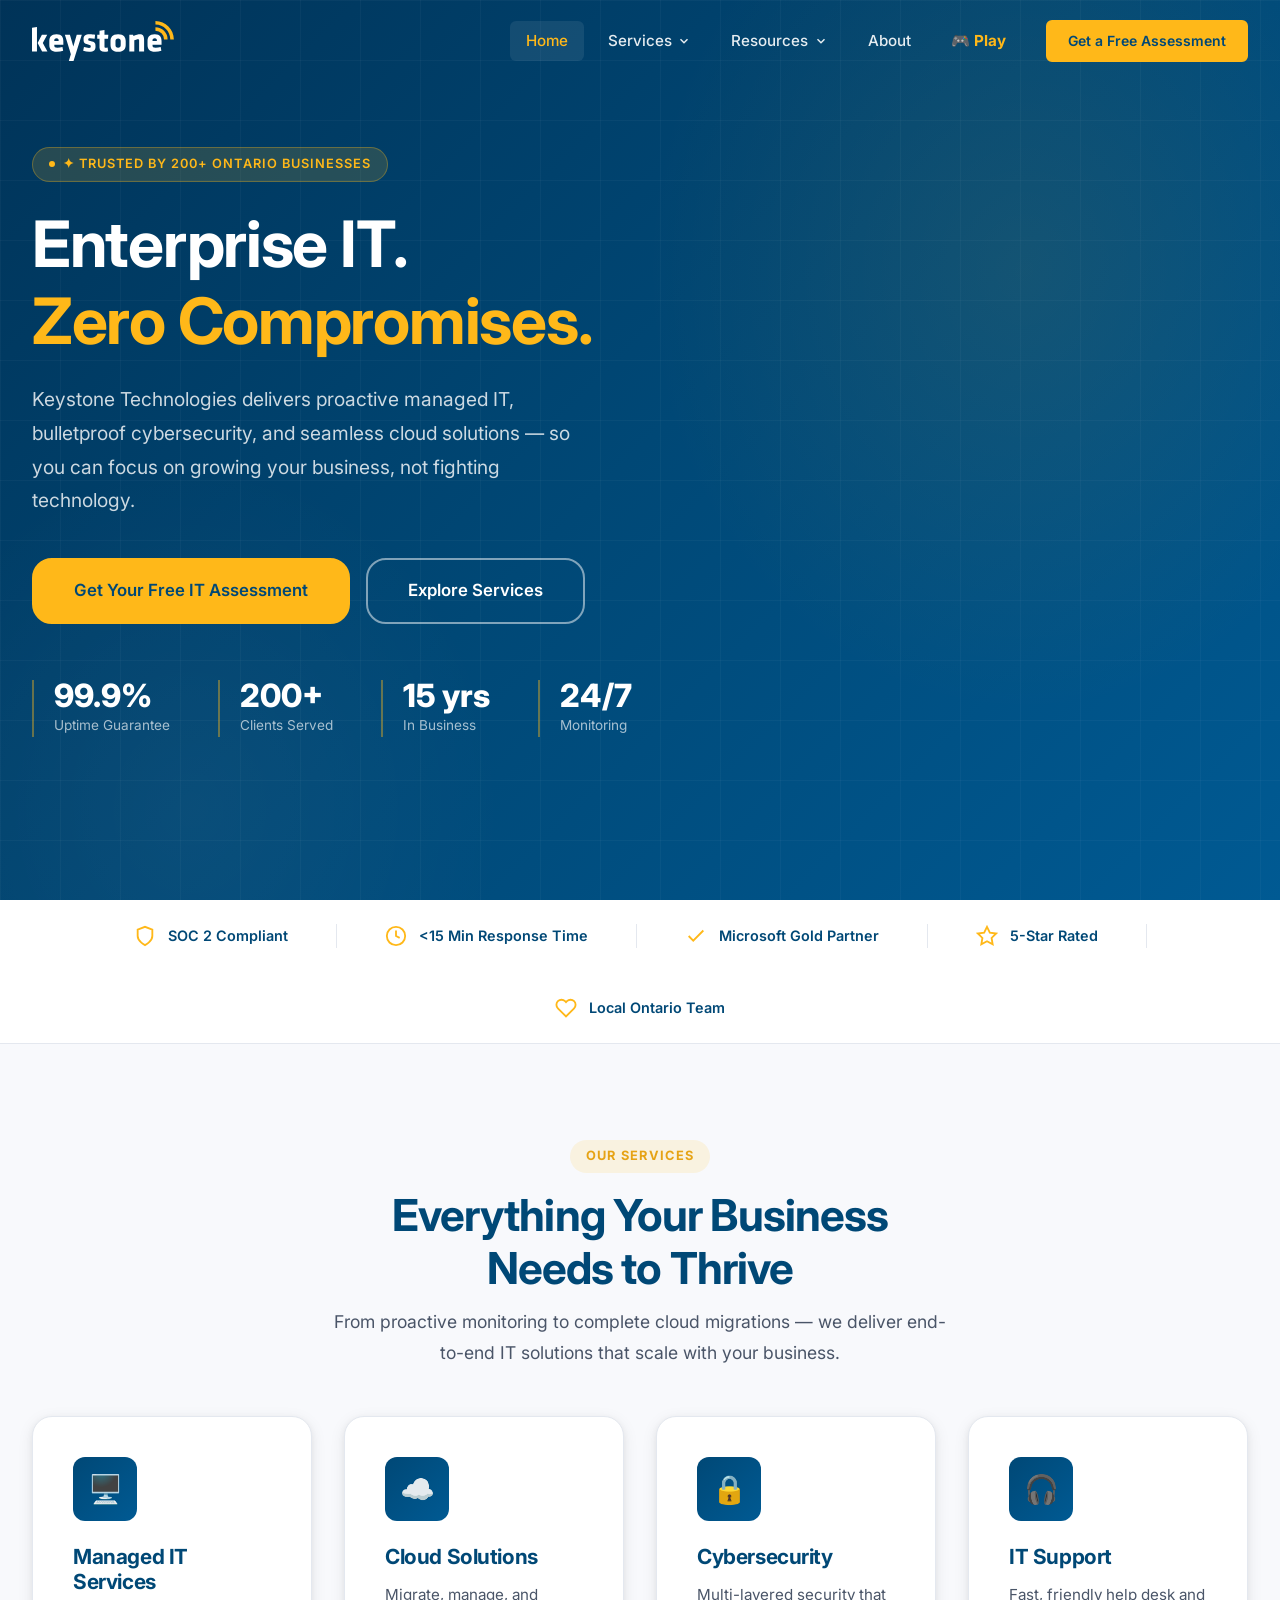
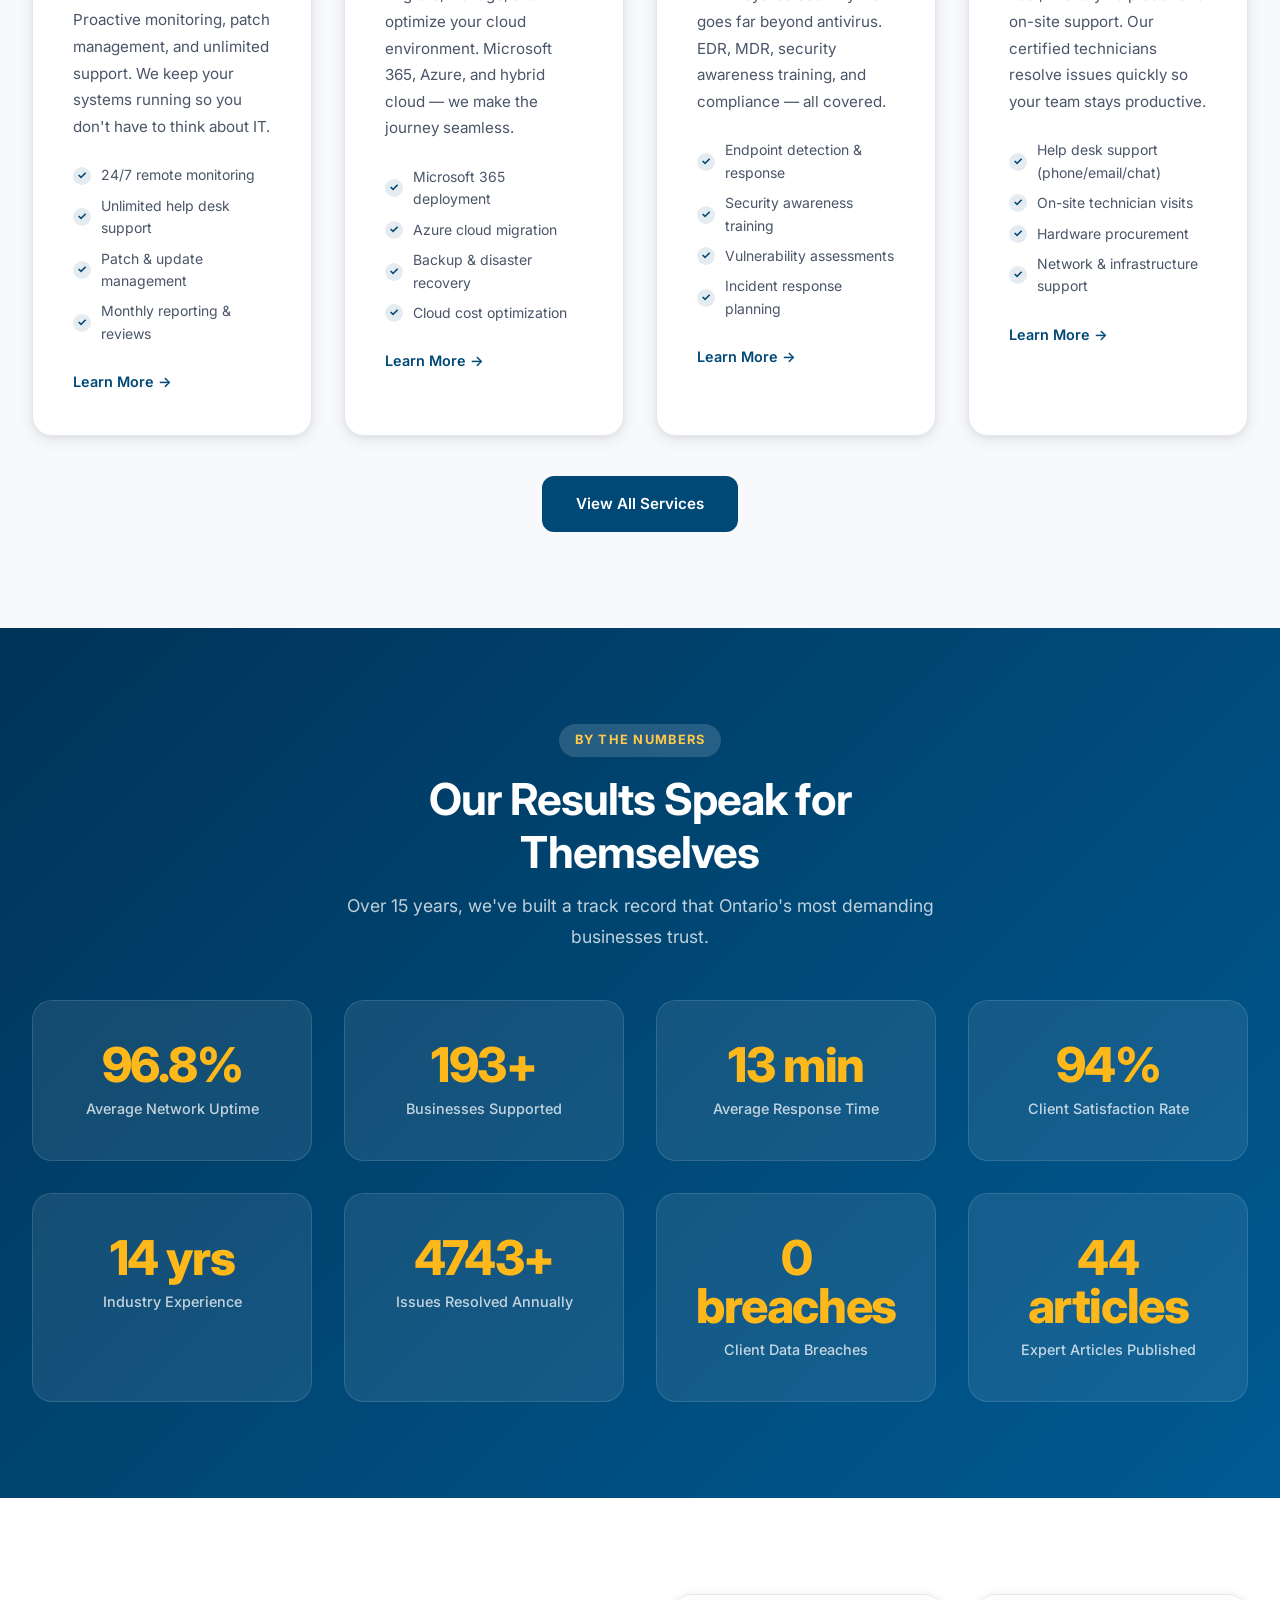
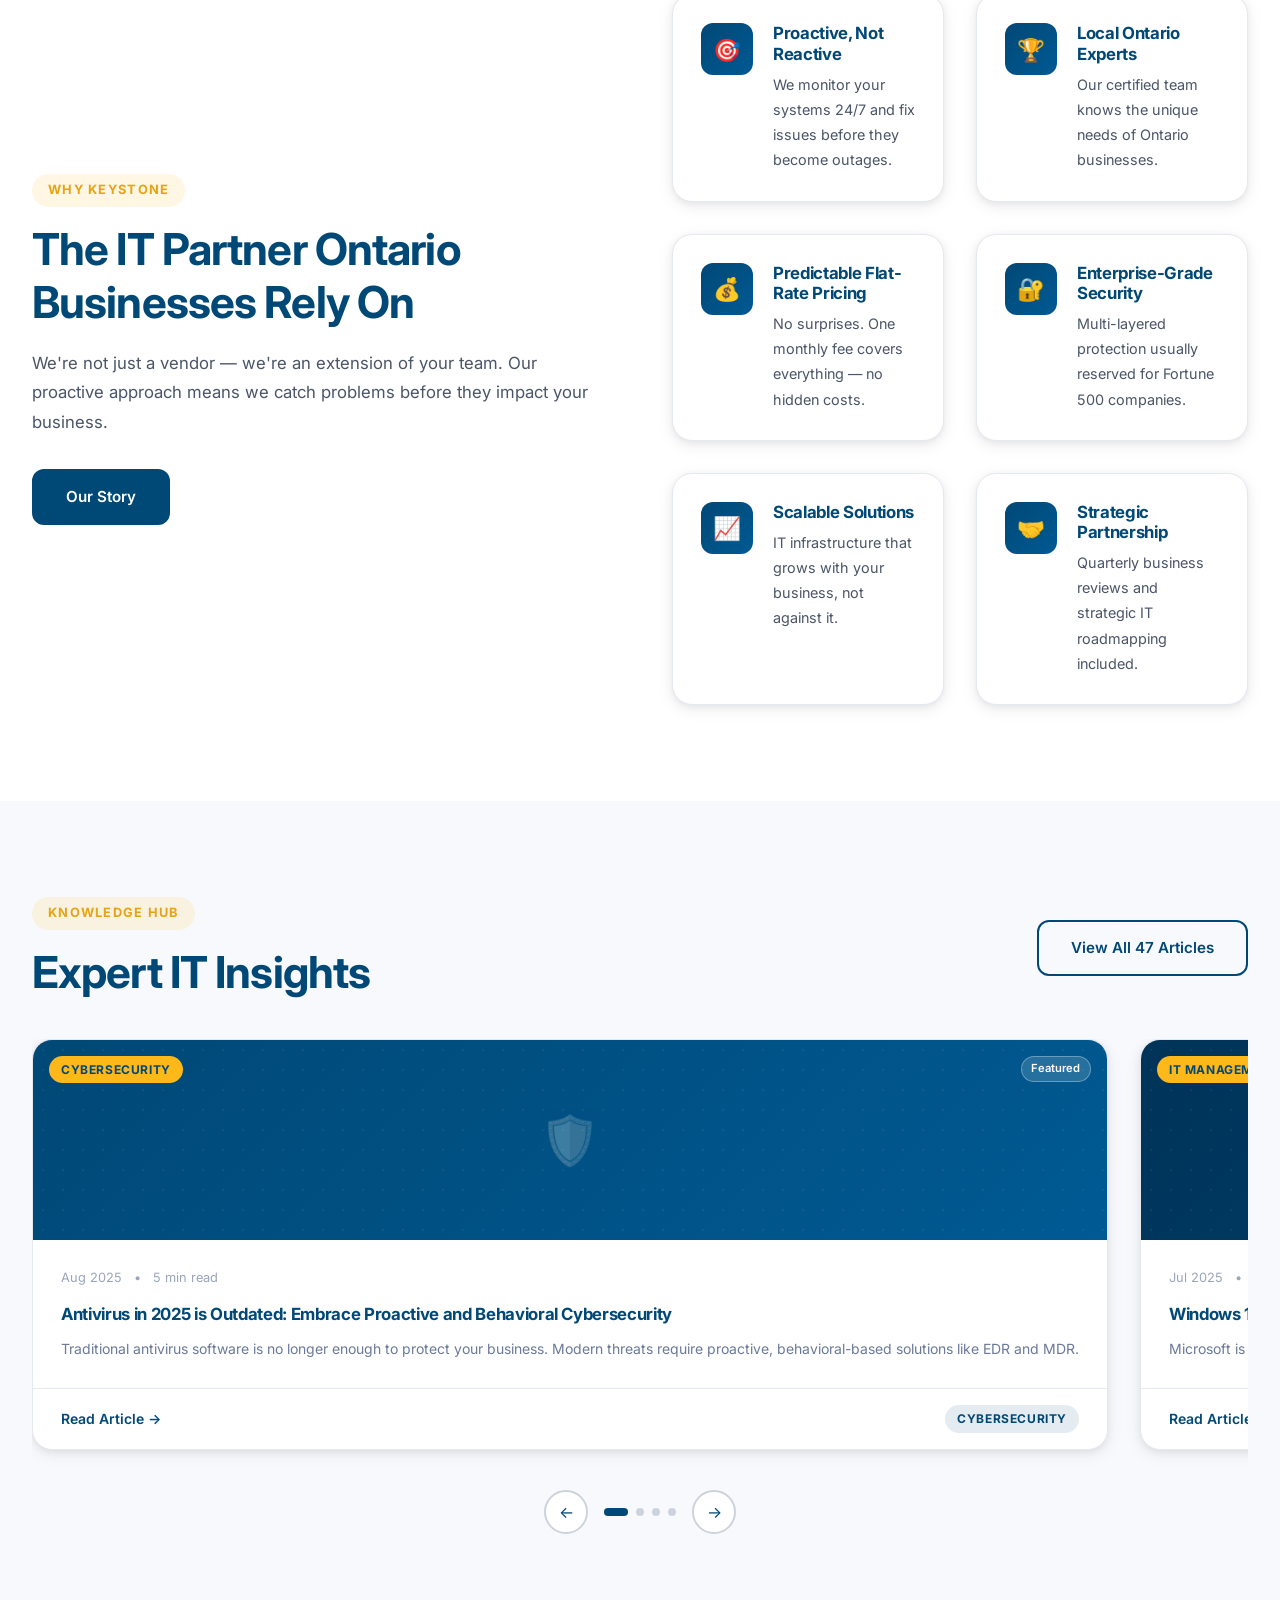
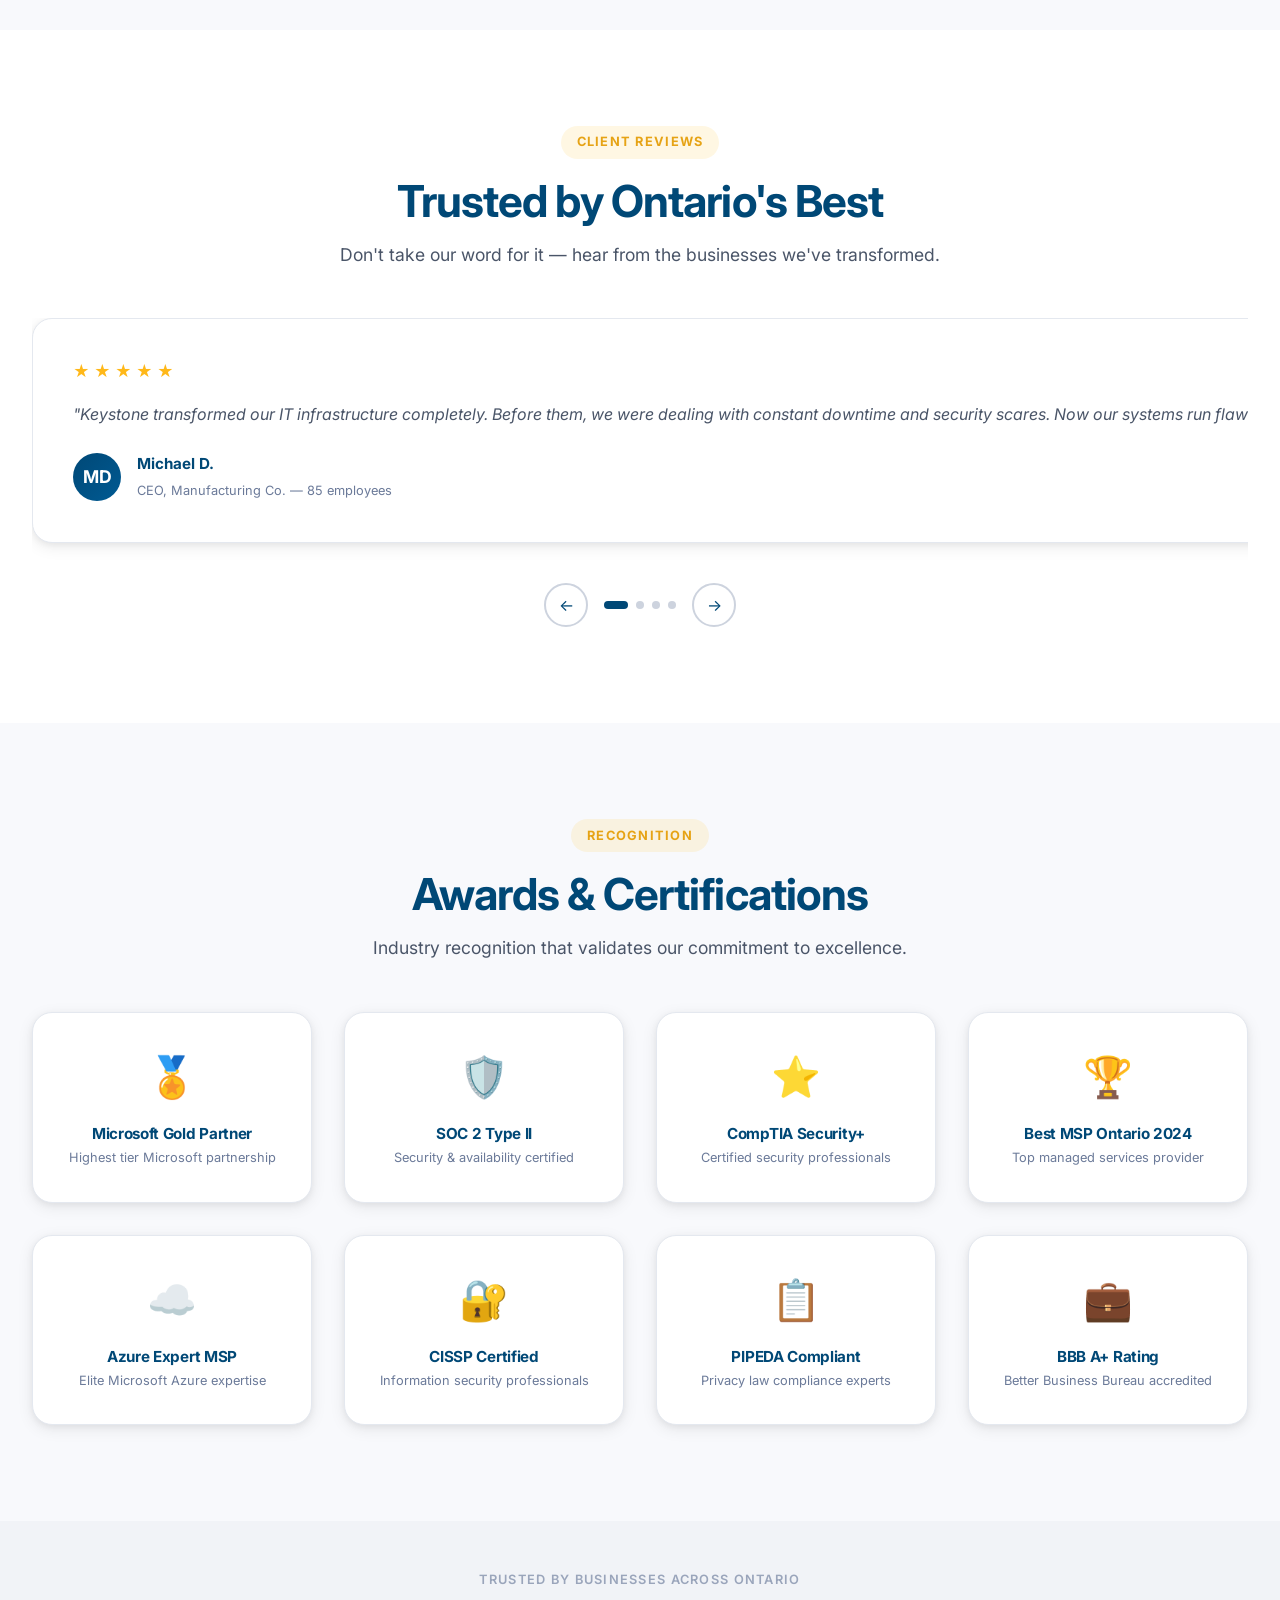
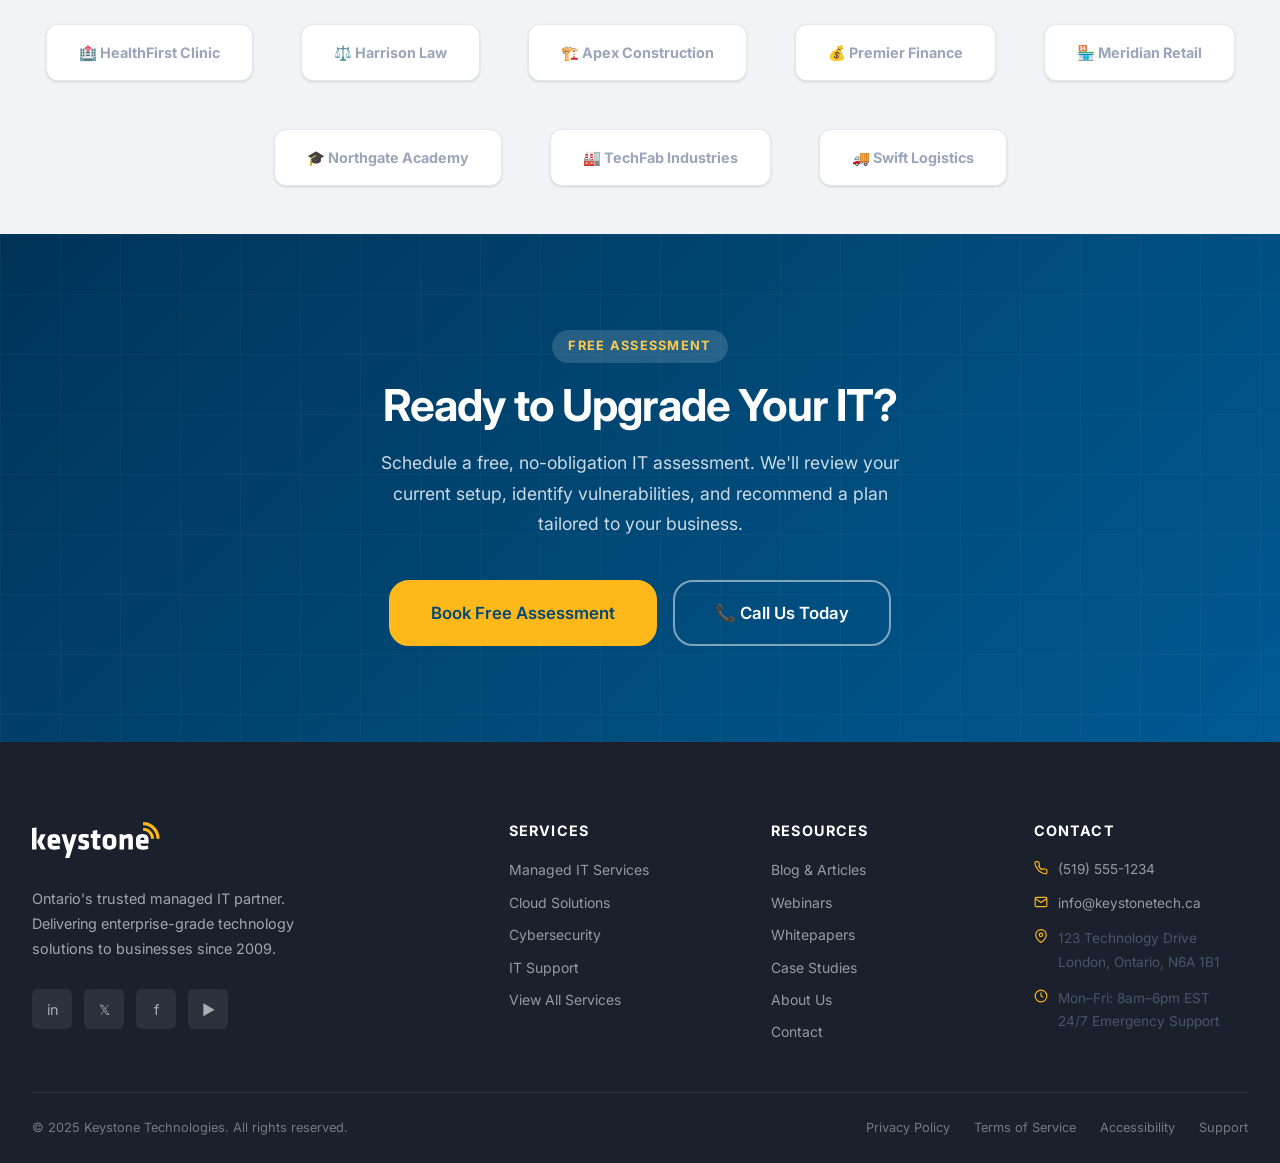
<file: index.html>
<!DOCTYPE html>
<html lang="en">
<head>
  <meta charset="UTF-8" />
  <meta name="viewport" content="width=device-width, initial-scale=1.0" />
  <title>Keystone Technologies — Managed IT Services, Cloud & Cybersecurity | Ontario</title>
  <meta name="description" content="Keystone Technologies delivers enterprise-grade managed IT, cloud solutions, and cybersecurity for Ontario businesses. 99.9% uptime. 24/7 support. Trusted by 200+ clients." />
  <meta name="keywords" content="managed IT services Ontario, IT support, cybersecurity, cloud solutions, Keystone Technologies" />
  <meta property="og:title" content="Keystone Technologies — Managed IT, Cloud & Cybersecurity" />
  <meta property="og:description" content="Enterprise-grade IT services for Ontario businesses. Proactive support, cloud migration, and bulletproof cybersecurity." />
  <meta property="og:type" content="website" />
  <link rel="preconnect" href="https://fonts.googleapis.com" />
  <link rel="preconnect" href="https://fonts.gstatic.com" crossorigin />
  <link href="https://fonts.googleapis.com/css2?family=Inter:wght@400;500;600;700;800;900&display=swap" rel="stylesheet" />
  <link rel="stylesheet" href="styles.css" />
  <link rel="icon" type="image/svg+xml" href="assets/images/logo.svg" />
</head>
<body>

<a class="skip-link" href="#main">Skip to main content</a>

<!-- ============================
     NAVIGATION
     ============================ -->
<nav id="navbar" role="navigation" aria-label="Main navigation">
  <div class="nav-inner">
    <a href="index.html" class="nav-logo" aria-label="Keystone Technologies Home">
      <svg xmlns="http://www.w3.org/2000/svg" viewBox="0 0 739.55 208.54" aria-hidden="true"><defs><style>.a{fill:#ffffff;transition:fill 0.3s;}.b{fill:#ffb819;}</style></defs><path class="a" d="M0,158.83V35.43l25.9-3.6v127H0ZM51.63,71.21h27.7l-23,43.54,24.1,44.07H52.7L29.32,114.75Z"/><path class="a" d="M116.21,124.12v2.51c0,10.06,4,12.77,15.83,12.77a102.67,102.67,0,0,0,26.62-3.78L162.42,155a104.36,104.36,0,0,1-32.91,5.59c-28.41,0-39.21-14.05-39.21-35.63V104.5c0-18.89,8.46-35.07,37.59-35.07s35.45,17.26,35.45,36.33v18.36H116.21Zm22.66-23.22c0-6.11-1.8-11.16-10.79-11.16s-11.87,5-11.87,11.16v3.78h22.66V100.9Z"/><polygon class="a" points="192.03 208.12 202.53 172.78 198.41 158.83 171.43 71.22 197.69 71.22 215.5 133.28 233.3 71.22 259.57 71.22 232.05 158.83 216.5 208.12 192.03 208.12"/><path class="a" d="M298.61,160.63a116.82,116.82,0,0,1-31.84-5.22l4.13-19.26a94.38,94.38,0,0,0,26.44,4c7.73,0,9-2.17,9-7.37,0-5.59-.18-6.3-14.21-9.71-21.23-5.23-23.21-11-23.21-27.36,0-18.53,7.18-26.26,33.47-26.26,6.64,0,18.87.9,26.61,2.88l-2.33,20.14a146.45,146.45,0,0,0-24.1-2.52c-7.56,0-9.36,2-9.36,5.95,0,5.39.72,6.11,11.16,8.45,25,5.57,26.8,11,26.8,28.43,0,18-7.55,27.88-32.55,27.88"/><path class="a" d="M378.47,160.63c-16.72,0-26.44-6.3-26.44-22.49v-46H340.16V71.21H352v-21l25.91-3.59V71.21h20l-1.45,20.88H377.93v42.45c0,3.6,2.16,4.85,5.39,4.85a35.46,35.46,0,0,0,10.79-1.62l3.06,19.62a60.82,60.82,0,0,1-18.71,3.24"/><path class="a" d="M409.4,125.19V104.86c0-18,8.45-35.44,39.58-35.44s39.58,17.45,39.58,35.44v20.33c0,18-8.46,35.45-39.58,35.45s-39.58-17.45-39.58-35.45m53.24,0.72V104.14c0-8.27-4.31-13-13.67-13s-13.67,4.68-13.67,13v21.77c0,8.27,4.32,12.94,13.67,12.94s13.67-4.67,13.67-12.94"/><path class="a" d="M558.53,158.83V100.9c0-4-1.79-6.29-6.31-6.29-4.67,0-13.3,3.23-18.88,6.29v57.92h-25.9V71.21h19.24l2.7,6.67c10.79-5.22,24.82-8.46,34.9-8.46,14.92,0,20.14,11.17,20.14,28.07v61.34h-25.9Z"/><path class="a" d="M628.32,124.12v2.51c0,10.06,4,12.77,15.83,12.77a102.76,102.76,0,0,0,26.62-3.78L674.54,155a104.32,104.32,0,0,1-32.91,5.59c-28.43,0-39.24-14.05-39.24-35.63V104.5c0-18.89,8.48-35.07,37.62-35.07s35.44,17.26,35.44,36.33v18.36H628.32ZM651,100.9c0-6.11-1.81-11.16-10.79-11.16s-11.88,5-11.88,11.16v3.78H651V100.9Z"/><path class="b" d="M688.44,96.36a44.88,44.88,0,0,0-13.15-31.94,44.43,44.43,0,0,0-31.72-13.2V32.74a63.54,63.54,0,0,1,63.35,63.61H688.44Z"/><path class="b" d="M721.09,96.38c0-43-34.76-77.91-77.49-77.91V0c52.9,0,95.95,43.22,95.95,96.38H721.09Z"/></svg>
    </a>

    <ul class="nav-menu" role="list">
      <li class="nav-item">
        <a href="index.html" class="nav-link active">Home</a>
      </li>
      <li class="nav-item">
        <a href="services.html" class="nav-link" aria-haspopup="true">
          Services
          <svg class="chevron" viewBox="0 0 24 24" fill="none" stroke="currentColor" stroke-width="2.5"><polyline points="6 9 12 15 18 9"/></svg>
        </a>
        <div class="dropdown" role="menu">
          <div class="dropdown-header">Our Services</div>
          <a href="services.html#managed-it" class="dropdown-item" role="menuitem">
            <div class="dropdown-icon">🖥️</div>
            <div class="dropdown-item-text">
              <strong>Managed IT Services</strong>
              <span>Proactive monitoring & support</span>
            </div>
          </a>
          <a href="services.html#cloud" class="dropdown-item" role="menuitem">
            <div class="dropdown-icon">☁️</div>
            <div class="dropdown-item-text">
              <strong>Cloud Solutions</strong>
              <span>Microsoft 365, Azure & migration</span>
            </div>
          </a>
          <a href="services.html#cybersecurity" class="dropdown-item" role="menuitem">
            <div class="dropdown-icon">🔒</div>
            <div class="dropdown-item-text">
              <strong>Cybersecurity</strong>
              <span>EDR, MDR & security assessments</span>
            </div>
          </a>
          <a href="services.html#support" class="dropdown-item" role="menuitem">
            <div class="dropdown-icon">🎧</div>
            <div class="dropdown-item-text">
              <strong>IT Support</strong>
              <span>Help desk & on-site support</span>
            </div>
          </a>
        </div>
      </li>
      <li class="nav-item">
        <a href="resources.html" class="nav-link" aria-haspopup="true">
          Resources
          <svg class="chevron" viewBox="0 0 24 24" fill="none" stroke="currentColor" stroke-width="2.5"><polyline points="6 9 12 15 18 9"/></svg>
        </a>
        <div class="dropdown" role="menu">
          <div class="dropdown-header">Resources</div>
          <a href="resources.html#blog" class="dropdown-item" role="menuitem">
            <div class="dropdown-icon">📝</div>
            <div class="dropdown-item-text">
              <strong>Blog & Articles</strong>
              <span>47 expert articles on IT & security</span>
            </div>
          </a>
          <a href="resources.html#webinars" class="dropdown-item" role="menuitem">
            <div class="dropdown-icon">🎥</div>
            <div class="dropdown-item-text">
              <strong>Webinars</strong>
              <span>On-demand expert sessions</span>
            </div>
          </a>
          <a href="resources.html#whitepapers" class="dropdown-item" role="menuitem">
            <div class="dropdown-icon">📄</div>
            <div class="dropdown-item-text">
              <strong>Whitepapers</strong>
              <span>In-depth guides & research</span>
            </div>
          </a>
          <a href="case-studies.html" class="dropdown-item" role="menuitem">
            <div class="dropdown-icon">📊</div>
            <div class="dropdown-item-text">
              <strong>Case Studies</strong>
              <span>Real client success stories</span>
            </div>
          </a>
        </div>
      </li>
      <li class="nav-item">
        <a href="about.html" class="nav-link">About</a>
      </li>
      <li class="nav-item">
        <a href="pacman.html" class="nav-link" style="color: #ffb819; font-weight: 700; transition: all 0.3s;" onmouseover="this.style.textShadow='0 0 10px rgba(255, 184, 25, 0.6)'" onmouseout="this.style.textShadow='none'">🎮 Play</a>
      </li>
      <li class="nav-item nav-cta">
        <a href="contact.html" class="btn btn-primary btn-sm">Get a Free Assessment</a>
      </li>
    </ul>

    <button class="hamburger" id="hamburger" aria-label="Toggle navigation" aria-expanded="false" aria-controls="mobile-nav">
      <span></span><span></span><span></span>
    </button>
  </div>
</nav>

<!-- Mobile Nav -->
<div class="mobile-nav" id="mobile-nav" role="dialog" aria-label="Mobile navigation">
  <div class="mobile-nav-item">
    <a href="index.html" class="mobile-nav-link">Home</a>
  </div>
  <div class="mobile-nav-item">
    <a href="services.html" class="mobile-nav-link">Services</a>
    <div class="mobile-nav-sub">
      <a href="services.html#managed-it">Managed IT Services</a>
      <a href="services.html#cloud">Cloud Solutions</a>
      <a href="services.html#cybersecurity">Cybersecurity</a>
      <a href="services.html#support">IT Support</a>
    </div>
  </div>
  <div class="mobile-nav-item">
    <a href="resources.html" class="mobile-nav-link">Resources</a>
    <div class="mobile-nav-sub">
      <a href="resources.html#blog">Blog & Articles</a>
      <a href="resources.html#webinars">Webinars</a>
      <a href="resources.html#whitepapers">Whitepapers</a>
      <a href="case-studies.html">Case Studies</a>
    </div>
  </div>
  <div class="mobile-nav-item">
    <a href="about.html" class="mobile-nav-link">About</a>
  </div>
  <div class="mobile-nav-item">
    <a href="pacman.html" class="mobile-nav-link" style="color: #ffb819; font-weight: 700;">🎮 Play Pac-Man</a>
  </div>
  <div class="mobile-nav-item">
    <a href="contact.html" class="mobile-nav-link">Contact</a>
  </div>
  <div style="padding: 2rem 0;">
    <a href="contact.html" class="btn btn-primary" style="width: 100%; justify-content: center;">Get a Free Assessment</a>
  </div>
</div>

<main id="main">

<!-- ============================
     HERO
     ============================ -->
<section class="hero" aria-labelledby="hero-heading">
  <div class="hero-bg">
    <div class="hero-grid"></div>
  </div>
  <div class="container">
    <div class="hero-content animate-fade-up">
      <div class="hero-badge">
        ✦ Trusted by 200+ Ontario Businesses
      </div>
      <h1 id="hero-heading">
        Enterprise IT.<br/>
        <span>Zero Compromises.</span>
      </h1>
      <p>Keystone Technologies delivers proactive managed IT, bulletproof cybersecurity, and seamless cloud solutions — so you can focus on growing your business, not fighting technology.</p>
      <div class="hero-buttons">
        <a href="contact.html" class="btn btn-primary btn-lg">Get Your Free IT Assessment</a>
        <a href="services.html" class="btn btn-outline btn-lg">Explore Services</a>
      </div>
      <div class="hero-stats">
        <div class="hero-stat">
          <strong data-target="99.9" data-suffix="%" >99.9%</strong>
          <span>Uptime Guarantee</span>
        </div>
        <div class="hero-stat">
          <strong data-target="200" data-suffix="+" >200+</strong>
          <span>Clients Served</span>
        </div>
        <div class="hero-stat">
          <strong data-target="15" data-suffix=" yrs">15 yrs</strong>
          <span>In Business</span>
        </div>
        <div class="hero-stat">
          <strong data-target="24" data-suffix="/7">24/7</strong>
          <span>Monitoring</span>
        </div>
      </div>
    </div>
  </div>
</section>

<!-- ============================
     TRUST BAR
     ============================ -->
<div class="trust-bar" role="region" aria-label="Trust indicators">
  <div class="container">
    <div class="trust-bar-inner">
      <div class="trust-item">
        <svg xmlns="http://www.w3.org/2000/svg" width="22" height="22" viewBox="0 0 24 24" fill="none" stroke="currentColor" stroke-width="2" aria-hidden="true"><path d="M12 22s8-4 8-10V5l-8-3-8 3v7c0 6 8 10 8 10z"/></svg>
        SOC 2 Compliant
      </div>
      <div class="trust-divider"></div>
      <div class="trust-item">
        <svg xmlns="http://www.w3.org/2000/svg" width="22" height="22" viewBox="0 0 24 24" fill="none" stroke="currentColor" stroke-width="2" aria-hidden="true"><circle cx="12" cy="12" r="10"/><polyline points="12 6 12 12 16 14"/></svg>
        &lt;15 Min Response Time
      </div>
      <div class="trust-divider"></div>
      <div class="trust-item">
        <svg xmlns="http://www.w3.org/2000/svg" width="22" height="22" viewBox="0 0 24 24" fill="none" stroke="currentColor" stroke-width="2" aria-hidden="true"><polyline points="20 6 9 17 4 12"/></svg>
        Microsoft Gold Partner
      </div>
      <div class="trust-divider"></div>
      <div class="trust-item">
        <svg xmlns="http://www.w3.org/2000/svg" width="22" height="22" viewBox="0 0 24 24" fill="none" stroke="currentColor" stroke-width="2" aria-hidden="true"><polygon points="12 2 15.09 8.26 22 9.27 17 14.14 18.18 21.02 12 17.77 5.82 21.02 7 14.14 2 9.27 8.91 8.26 12 2"/></svg>
        5-Star Rated
      </div>
      <div class="trust-divider"></div>
      <div class="trust-item">
        <svg xmlns="http://www.w3.org/2000/svg" width="22" height="22" viewBox="0 0 24 24" fill="none" stroke="currentColor" stroke-width="2" aria-hidden="true"><path d="M20.84 4.61a5.5 5.5 0 0 0-7.78 0L12 5.67l-1.06-1.06a5.5 5.5 0 0 0-7.78 7.78l1.06 1.06L12 21.23l7.78-7.78 1.06-1.06a5.5 5.5 0 0 0 0-7.78z"/></svg>
        Local Ontario Team
      </div>
    </div>
  </div>
</div>

<!-- ============================
     SERVICES OVERVIEW
     ============================ -->
<section class="bg-off-white" aria-labelledby="services-heading">
  <div class="container">
    <div class="section-intro text-center reveal">
      <div class="section-label">Our Services</div>
      <h2 id="services-heading">Everything Your Business Needs to Thrive</h2>
      <p>From proactive monitoring to complete cloud migrations — we deliver end-to-end IT solutions that scale with your business.</p>
    </div>
    <div class="grid-4 reveal">
      <div class="service-card">
        <div class="service-icon" aria-hidden="true">🖥️</div>
        <h3>Managed IT Services</h3>
        <p>Proactive monitoring, patch management, and unlimited support. We keep your systems running so you don't have to think about IT.</p>
        <ul class="service-features">
          <li class="service-feature">24/7 remote monitoring</li>
          <li class="service-feature">Unlimited help desk support</li>
          <li class="service-feature">Patch & update management</li>
          <li class="service-feature">Monthly reporting & reviews</li>
        </ul>
        <a href="services.html#managed-it" class="service-link">Learn More →</a>
      </div>
      <div class="service-card">
        <div class="service-icon" aria-hidden="true">☁️</div>
        <h3>Cloud Solutions</h3>
        <p>Migrate, manage, and optimize your cloud environment. Microsoft 365, Azure, and hybrid cloud — we make the journey seamless.</p>
        <ul class="service-features">
          <li class="service-feature">Microsoft 365 deployment</li>
          <li class="service-feature">Azure cloud migration</li>
          <li class="service-feature">Backup & disaster recovery</li>
          <li class="service-feature">Cloud cost optimization</li>
        </ul>
        <a href="services.html#cloud" class="service-link">Learn More →</a>
      </div>
      <div class="service-card">
        <div class="service-icon" aria-hidden="true">🔒</div>
        <h3>Cybersecurity</h3>
        <p>Multi-layered security that goes far beyond antivirus. EDR, MDR, security awareness training, and compliance — all covered.</p>
        <ul class="service-features">
          <li class="service-feature">Endpoint detection & response</li>
          <li class="service-feature">Security awareness training</li>
          <li class="service-feature">Vulnerability assessments</li>
          <li class="service-feature">Incident response planning</li>
        </ul>
        <a href="services.html#cybersecurity" class="service-link">Learn More →</a>
      </div>
      <div class="service-card">
        <div class="service-icon" aria-hidden="true">🎧</div>
        <h3>IT Support</h3>
        <p>Fast, friendly help desk and on-site support. Our certified technicians resolve issues quickly so your team stays productive.</p>
        <ul class="service-features">
          <li class="service-feature">Help desk support (phone/email/chat)</li>
          <li class="service-feature">On-site technician visits</li>
          <li class="service-feature">Hardware procurement</li>
          <li class="service-feature">Network & infrastructure support</li>
        </ul>
        <a href="services.html#support" class="service-link">Learn More →</a>
      </div>
    </div>
    <div class="text-center" style="margin-top: 2.5rem;">
      <a href="services.html" class="btn btn-secondary">View All Services</a>
    </div>
  </div>
</section>

<!-- ============================
     SUCCESS METRICS DASHBOARD
     ============================ -->
<section class="bg-navy-gradient" aria-labelledby="metrics-heading">
  <div class="container">
    <div class="section-intro text-center reveal">
      <div class="section-label light">By the Numbers</div>
      <h2 id="metrics-heading" style="color:#fff;">Our Results Speak for Themselves</h2>
      <p style="color:rgba(255,255,255,0.75);">Over 15 years, we've built a track record that Ontario's most demanding businesses trust.</p>
    </div>
    <div class="metrics-grid reveal">
      <div class="metric-card">
        <div class="metric-number" data-target="99.9" data-suffix="%">99.9%</div>
        <div class="metric-label">Average Network Uptime</div>
      </div>
      <div class="metric-card">
        <div class="metric-number" data-target="200" data-suffix="+">200+</div>
        <div class="metric-label">Businesses Supported</div>
      </div>
      <div class="metric-card">
        <div class="metric-number" data-target="14" data-suffix=" min">&lt;15 min</div>
        <div class="metric-label">Average Response Time</div>
      </div>
      <div class="metric-card">
        <div class="metric-number" data-target="98" data-suffix="%">98%</div>
        <div class="metric-label">Client Satisfaction Rate</div>
      </div>
      <div class="metric-card">
        <div class="metric-number" data-target="15" data-suffix=" yrs">15 yrs</div>
        <div class="metric-label">Industry Experience</div>
      </div>
      <div class="metric-card">
        <div class="metric-number" data-target="5000" data-suffix="+">5,000+</div>
        <div class="metric-label">Issues Resolved Annually</div>
      </div>
      <div class="metric-card">
        <div class="metric-number" data-target="0" data-suffix=" breaches">0</div>
        <div class="metric-label">Client Data Breaches</div>
      </div>
      <div class="metric-card">
        <div class="metric-number" data-target="47" data-suffix=" articles">47</div>
        <div class="metric-label">Expert Articles Published</div>
      </div>
    </div>
  </div>
</section>

<!-- ============================
     WHY CHOOSE KEYSTONE
     ============================ -->
<section aria-labelledby="why-heading">
  <div class="container">
    <div class="grid-2" style="gap: 4rem; align-items: center;">
      <div class="reveal">
        <div class="section-label">Why Keystone</div>
        <h2 id="why-heading">The IT Partner Ontario Businesses Rely On</h2>
        <p style="font-size: 1.05rem; margin: 1.25rem 0 2rem;">We're not just a vendor — we're an extension of your team. Our proactive approach means we catch problems before they impact your business.</p>
        <a href="about.html" class="btn btn-secondary">Our Story</a>
      </div>
      <div class="why-grid reveal">
        <div class="why-item">
          <div class="why-icon" aria-hidden="true">🎯</div>
          <div>
            <h4>Proactive, Not Reactive</h4>
            <p>We monitor your systems 24/7 and fix issues before they become outages.</p>
          </div>
        </div>
        <div class="why-item">
          <div class="why-icon" aria-hidden="true">🏆</div>
          <div>
            <h4>Local Ontario Experts</h4>
            <p>Our certified team knows the unique needs of Ontario businesses.</p>
          </div>
        </div>
        <div class="why-item">
          <div class="why-icon" aria-hidden="true">💰</div>
          <div>
            <h4>Predictable Flat-Rate Pricing</h4>
            <p>No surprises. One monthly fee covers everything — no hidden costs.</p>
          </div>
        </div>
        <div class="why-item">
          <div class="why-icon" aria-hidden="true">🔐</div>
          <div>
            <h4>Enterprise-Grade Security</h4>
            <p>Multi-layered protection usually reserved for Fortune 500 companies.</p>
          </div>
        </div>
        <div class="why-item">
          <div class="why-icon" aria-hidden="true">📈</div>
          <div>
            <h4>Scalable Solutions</h4>
            <p>IT infrastructure that grows with your business, not against it.</p>
          </div>
        </div>
        <div class="why-item">
          <div class="why-icon" aria-hidden="true">🤝</div>
          <div>
            <h4>Strategic Partnership</h4>
            <p>Quarterly business reviews and strategic IT roadmapping included.</p>
          </div>
        </div>
      </div>
    </div>
  </div>
</section>

<!-- ============================
     FEATURED ARTICLES CAROUSEL
     ============================ -->
<section class="bg-off-white" aria-labelledby="articles-heading">
  <div class="container">
    <div class="flex-between" style="margin-bottom: 2.5rem; flex-wrap: wrap; gap: 1rem;">
      <div class="reveal">
        <div class="section-label">Knowledge Hub</div>
        <h2 id="articles-heading">Expert IT Insights</h2>
      </div>
      <a href="resources.html#blog" class="btn btn-outline-navy">View All 47 Articles</a>
    </div>
    <div class="carousel-wrapper reveal" data-autoplay="6000">
      <div class="carousel-track">
        <!-- Featured articles: 1, 2, 3 -->
        <div class="carousel-slide">
          <div class="blog-card">
            <div class="blog-card-thumb">
              <div class="blog-card-thumb-pattern"></div>
              <span class="blog-card-category">Cybersecurity</span>
              <span class="blog-card-featured">Featured</span>
              <div class="blog-card-icon" aria-hidden="true">🛡️</div>
            </div>
            <div class="blog-card-body">
              <div class="blog-card-meta">
                <span>Aug 2025</span>
                <span>•</span>
                <span>5 min read</span>
              </div>
              <h4>Antivirus in 2025 is Outdated: Embrace Proactive and Behavioral Cybersecurity</h4>
              <p>Traditional antivirus software is no longer enough to protect your business. Modern threats require proactive, behavioral-based solutions like EDR and MDR.</p>
            </div>
            <div class="blog-card-footer">
              <a href="https://keystonetech.ca/2025/08/19/antivirus-edr-mdr/" target="_blank" rel="noopener noreferrer" class="blog-card-link">Read Article →</a>
              <span class="badge badge-navy">Cybersecurity</span>
            </div>
          </div>
        </div>
        <div class="carousel-slide">
          <div class="blog-card">
            <div class="blog-card-thumb" style="background: linear-gradient(135deg, #003358 0%, #004876 100%);">
              <div class="blog-card-thumb-pattern"></div>
              <span class="blog-card-category">IT Management</span>
              <span class="blog-card-featured">Featured</span>
              <div class="blog-card-icon" aria-hidden="true">💻</div>
            </div>
            <div class="blog-card-body">
              <div class="blog-card-meta">
                <span>Jul 2025</span>
                <span>•</span>
                <span>4 min read</span>
              </div>
              <h4>Windows 10 End of Life – What You Need to Know</h4>
              <p>Microsoft is ending support for Windows 10 in October 2025. Learn what this means for your business and how to plan your upgrade to Windows 11.</p>
            </div>
            <div class="blog-card-footer">
              <a href="https://keystonetech.ca/2025/07/09/windows-10-end-of-life-what-you-need-to-know/" target="_blank" rel="noopener noreferrer" class="blog-card-link">Read Article →</a>
              <span class="badge badge-navy">IT Management</span>
            </div>
          </div>
        </div>
        <div class="carousel-slide">
          <div class="blog-card">
            <div class="blog-card-thumb" style="background: linear-gradient(135deg, #004876 0%, #005a93 100%);">
              <div class="blog-card-thumb-pattern"></div>
              <span class="blog-card-category">Cybersecurity</span>
              <span class="blog-card-featured">Featured</span>
              <div class="blog-card-icon" aria-hidden="true">🔥</div>
            </div>
            <div class="blog-card-body">
              <div class="blog-card-meta">
                <span>Dec 2021</span>
                <span>•</span>
                <span>4 min read</span>
              </div>
              <h4>Protecting Your Business with a Firewall</h4>
              <p>A firewall is your first line of defence against cyber threats. Understand how firewalls work, the different types available, and why every business needs one.</p>
            </div>
            <div class="blog-card-footer">
              <a href="https://keystonetech.ca/2021/12/09/protecting-your-business-with-a-firewall/" target="_blank" rel="noopener noreferrer" class="blog-card-link">Read Article →</a>
              <span class="badge badge-navy">Cybersecurity</span>
            </div>
          </div>
        </div>
        <div class="carousel-slide">
          <div class="blog-card">
            <div class="blog-card-thumb" style="background: linear-gradient(135deg, #003358 0%, #005a93 100%);">
              <div class="blog-card-thumb-pattern"></div>
              <span class="blog-card-category">Cloud</span>
              <div class="blog-card-icon" aria-hidden="true">☁️</div>
            </div>
            <div class="blog-card-body">
              <div class="blog-card-meta">
                <span>Nov 2021</span>
                <span>•</span>
                <span>4 min read</span>
              </div>
              <h4>It's Time to Upgrade to Microsoft 365 and Teams</h4>
              <p>Microsoft 365 and Teams offer powerful collaboration tools that modern businesses need. Discover the benefits of upgrading and how Keystone can help.</p>
            </div>
            <div class="blog-card-footer">
              <a href="https://keystonetech.ca/2021/11/30/its-time-to-upgrade-to-microsoft-365-and-teams/" target="_blank" rel="noopener noreferrer" class="blog-card-link">Read Article →</a>
              <span class="badge badge-navy">Cloud</span>
            </div>
          </div>
        </div>
        <div class="carousel-slide">
          <div class="blog-card">
            <div class="blog-card-thumb" style="background: linear-gradient(135deg, #004876 0%, #003358 100%);">
              <div class="blog-card-thumb-pattern"></div>
              <span class="blog-card-category">Managed IT</span>
              <div class="blog-card-icon" aria-hidden="true">💼</div>
            </div>
            <div class="blog-card-body">
              <div class="blog-card-meta">
                <span>Oct 2017</span>
                <span>•</span>
                <span>5 min read</span>
              </div>
              <h4>How Managed IT Services Will Save You Money</h4>
              <p>Managed IT services offer predictable costs and proactive support that reduces downtime and unexpected expenses. Discover how partnering with an MSP can improve your bottom line.</p>
            </div>
            <div class="blog-card-footer">
              <a href="https://keystonetech.ca/2017/10/30/how-it-managed-services-will-save-you-money/" target="_blank" rel="noopener noreferrer" class="blog-card-link">Read Article →</a>
              <span class="badge badge-navy">Managed IT</span>
            </div>
          </div>
        </div>
        <div class="carousel-slide">
          <div class="blog-card">
            <div class="blog-card-thumb" style="background: linear-gradient(135deg, #005a93 0%, #004876 100%);">
              <div class="blog-card-thumb-pattern"></div>
              <span class="blog-card-category">Cybersecurity</span>
              <div class="blog-card-icon" aria-hidden="true">⚠️</div>
            </div>
            <div class="blog-card-body">
              <div class="blog-card-meta">
                <span>Nov 2021</span>
                <span>•</span>
                <span>5 min read</span>
              </div>
              <h4>Lazy I.T., not Crypto, the Reason for Increased Ransomware Attacks</h4>
              <p>Ransomware attacks are on the rise, but the real cause isn't cryptocurrency – it's poor IT practices. Learn how proactive security measures can protect you.</p>
            </div>
            <div class="blog-card-footer">
              <a href="https://keystonetech.ca/2021/11/22/lazy-i-t-not-crypto-the-reason-for-increased-ransomware-attacks/" target="_blank" rel="noopener noreferrer" class="blog-card-link">Read Article →</a>
              <span class="badge badge-navy">Cybersecurity</span>
            </div>
          </div>
        </div>
      </div>
      <div class="carousel-controls">
        <button class="carousel-btn carousel-prev" aria-label="Previous article">←</button>
        <div class="carousel-dots" aria-label="Article navigation dots"></div>
        <button class="carousel-btn carousel-next" aria-label="Next article">→</button>
      </div>
    </div>
  </div>
</section>

<!-- ============================
     TESTIMONIALS
     ============================ -->
<section aria-labelledby="testimonials-heading">
  <div class="container">
    <div class="section-intro text-center reveal">
      <div class="section-label">Client Reviews</div>
      <h2 id="testimonials-heading">Trusted by Ontario's Best</h2>
      <p>Don't take our word for it — hear from the businesses we've transformed.</p>
    </div>
    <div class="carousel-wrapper reveal" data-autoplay="7000">
      <div class="carousel-track">
        <div class="carousel-slide">
          <div class="testimonial-card">
            <div class="testimonial-stars" aria-label="5 out of 5 stars">
              <span>★</span><span>★</span><span>★</span><span>★</span><span>★</span>
            </div>
            <p class="testimonial-text">"Keystone transformed our IT infrastructure completely. Before them, we were dealing with constant downtime and security scares. Now our systems run flawlessly and we haven't had a single security incident in over two years."</p>
            <div class="testimonial-author">
              <div class="testimonial-avatar" aria-hidden="true">MD</div>
              <div class="testimonial-info">
                <strong>Michael D.</strong>
                <span>CEO, Manufacturing Co. — 85 employees</span>
              </div>
            </div>
          </div>
        </div>
        <div class="carousel-slide">
          <div class="testimonial-card">
            <div class="testimonial-stars" aria-label="5 out of 5 stars">
              <span>★</span><span>★</span><span>★</span><span>★</span><span>★</span>
            </div>
            <p class="testimonial-text">"The migration to Microsoft 365 was seamless. Keystone handled everything — planning, training, and support. Our team collaboration has improved dramatically and we've actually reduced our IT costs by 30%."</p>
            <div class="testimonial-author">
              <div class="testimonial-avatar" aria-hidden="true">SL</div>
              <div class="testimonial-info">
                <strong>Sarah L.</strong>
                <span>Operations Manager, Professional Services</span>
              </div>
            </div>
          </div>
        </div>
        <div class="carousel-slide">
          <div class="testimonial-card">
            <div class="testimonial-stars" aria-label="5 out of 5 stars">
              <span>★</span><span>★</span><span>★</span><span>★</span><span>★</span>
            </div>
            <p class="testimonial-text">"As a healthcare provider, security and compliance are critical. Keystone's cybersecurity team implemented a solution that meets all our compliance requirements while being completely transparent. Highly recommend."</p>
            <div class="testimonial-author">
              <div class="testimonial-avatar" aria-hidden="true">RK</div>
              <div class="testimonial-info">
                <strong>Dr. R. Kumar</strong>
                <span>Practice Owner, Healthcare Provider</span>
              </div>
            </div>
          </div>
        </div>
        <div class="carousel-slide">
          <div class="testimonial-card">
            <div class="testimonial-stars" aria-label="5 out of 5 stars">
              <span>★</span><span>★</span><span>★</span><span>★</span><span>★</span>
            </div>
            <p class="testimonial-text">"We switched from an in-house IT person to Keystone's managed services three years ago. Best business decision we ever made. We get more coverage, better expertise, and pay less than a single full-time hire."</p>
            <div class="testimonial-author">
              <div class="testimonial-avatar" aria-hidden="true">JT</div>
              <div class="testimonial-info">
                <strong>James T.</strong>
                <span>Founder, Legal Firm — 40 employees</span>
              </div>
            </div>
          </div>
        </div>
        <div class="carousel-slide">
          <div class="testimonial-card">
            <div class="testimonial-stars" aria-label="5 out of 5 stars">
              <span>★</span><span>★</span><span>★</span><span>★</span><span>★</span>
            </div>
            <p class="testimonial-text">"After a near-miss with ransomware at a competitor's firm, we engaged Keystone for a full security audit. They found several critical vulnerabilities we didn't know existed and implemented comprehensive protection within a week."</p>
            <div class="testimonial-author">
              <div class="testimonial-avatar" aria-hidden="true">PM</div>
              <div class="testimonial-info">
                <strong>Patricia M.</strong>
                <span>CFO, Financial Services</span>
              </div>
            </div>
          </div>
        </div>
        <div class="carousel-slide">
          <div class="testimonial-card">
            <div class="testimonial-stars" aria-label="5 out of 5 stars">
              <span>★</span><span>★</span><span>★</span><span>★</span><span>★</span>
            </div>
            <p class="testimonial-text">"Keystone's response time is incredible. Every time we've had an issue, someone was on it within minutes. They genuinely care about our business and it shows in everything they do."</p>
            <div class="testimonial-author">
              <div class="testimonial-avatar" aria-hidden="true">AW</div>
              <div class="testimonial-info">
                <strong>Amanda W.</strong>
                <span>IT Manager, Retail Chain — 120 employees</span>
              </div>
            </div>
          </div>
        </div>
      </div>
      <div class="carousel-controls">
        <button class="carousel-btn carousel-prev" aria-label="Previous testimonial">←</button>
        <div class="carousel-dots"></div>
        <button class="carousel-btn carousel-next" aria-label="Next testimonial">→</button>
      </div>
    </div>
  </div>
</section>

<!-- ============================
     AWARDS & CERTIFICATIONS
     ============================ -->
<section class="bg-off-white" aria-labelledby="awards-heading">
  <div class="container">
    <div class="section-intro text-center reveal">
      <div class="section-label">Recognition</div>
      <h2 id="awards-heading">Awards & Certifications</h2>
      <p>Industry recognition that validates our commitment to excellence.</p>
    </div>
    <div class="awards-grid reveal">
      <div class="award-card">
        <div class="award-icon" aria-hidden="true">🏅</div>
        <h4>Microsoft Gold Partner</h4>
        <p>Highest tier Microsoft partnership</p>
      </div>
      <div class="award-card">
        <div class="award-icon" aria-hidden="true">🛡️</div>
        <h4>SOC 2 Type II</h4>
        <p>Security & availability certified</p>
      </div>
      <div class="award-card">
        <div class="award-icon" aria-hidden="true">⭐</div>
        <h4>CompTIA Security+</h4>
        <p>Certified security professionals</p>
      </div>
      <div class="award-card">
        <div class="award-icon" aria-hidden="true">🏆</div>
        <h4>Best MSP Ontario 2024</h4>
        <p>Top managed services provider</p>
      </div>
      <div class="award-card">
        <div class="award-icon" aria-hidden="true">☁️</div>
        <h4>Azure Expert MSP</h4>
        <p>Elite Microsoft Azure expertise</p>
      </div>
      <div class="award-card">
        <div class="award-icon" aria-hidden="true">🔐</div>
        <h4>CISSP Certified</h4>
        <p>Information security professionals</p>
      </div>
      <div class="award-card">
        <div class="award-icon" aria-hidden="true">📋</div>
        <h4>PIPEDA Compliant</h4>
        <p>Privacy law compliance experts</p>
      </div>
      <div class="award-card">
        <div class="award-icon" aria-hidden="true">💼</div>
        <h4>BBB A+ Rating</h4>
        <p>Better Business Bureau accredited</p>
      </div>
    </div>
  </div>
</section>

<!-- ============================
     CUSTOMER LOGOS
     ============================ -->
<div class="logos-section" role="region" aria-label="Client logos">
  <div class="container">
    <p class="logos-label">Trusted by businesses across Ontario</p>
    <div class="logos-grid">
      <div class="logo-item">🏥 HealthFirst Clinic</div>
      <div class="logo-item">⚖️ Harrison Law</div>
      <div class="logo-item">🏗️ Apex Construction</div>
      <div class="logo-item">💰 Premier Finance</div>
      <div class="logo-item">🏪 Meridian Retail</div>
      <div class="logo-item">🎓 Northgate Academy</div>
      <div class="logo-item">🏭 TechFab Industries</div>
      <div class="logo-item">🚚 Swift Logistics</div>
    </div>
  </div>
</div>

<!-- ============================
     CTA SECTION
     ============================ -->
<section class="cta-section" aria-labelledby="cta-heading">
  <div class="container">
    <div class="cta-section-content reveal">
      <div class="section-label light">Free Assessment</div>
      <h2 id="cta-heading">Ready to Upgrade Your IT?</h2>
      <p>Schedule a free, no-obligation IT assessment. We'll review your current setup, identify vulnerabilities, and recommend a plan tailored to your business.</p>
      <div class="cta-buttons">
        <a href="contact.html" class="btn btn-primary btn-lg">Book Free Assessment</a>
        <a href="tel:+15195551234" class="btn btn-outline btn-lg">📞 Call Us Today</a>
      </div>
    </div>
  </div>
</section>

</main>

<!-- ============================
     FOOTER
     ============================ -->
<footer role="contentinfo">
  <div class="container">
    <div class="footer-top">
      <div class="footer-brand">
        <a href="index.html" aria-label="Keystone Technologies Home">
          <svg xmlns="http://www.w3.org/2000/svg" viewBox="0 0 739.55 208.54" height="36" aria-hidden="true"><defs><style>.fa{fill:#ffffff;}.fb{fill:#ffb819;}</style></defs><path class="fa" d="M0,158.83V35.43l25.9-3.6v127H0ZM51.63,71.21h27.7l-23,43.54,24.1,44.07H52.7L29.32,114.75Z"/><path class="fa" d="M116.21,124.12v2.51c0,10.06,4,12.77,15.83,12.77a102.67,102.67,0,0,0,26.62-3.78L162.42,155a104.36,104.36,0,0,1-32.91,5.59c-28.41,0-39.21-14.05-39.21-35.63V104.5c0-18.89,8.46-35.07,37.59-35.07s35.45,17.26,35.45,36.33v18.36H116.21Zm22.66-23.22c0-6.11-1.8-11.16-10.79-11.16s-11.87,5-11.87,11.16v3.78h22.66V100.9Z"/><polygon class="fa" points="192.03 208.12 202.53 172.78 198.41 158.83 171.43 71.22 197.69 71.22 215.5 133.28 233.3 71.22 259.57 71.22 232.05 158.83 216.5 208.12 192.03 208.12"/><path class="fa" d="M298.61,160.63a116.82,116.82,0,0,1-31.84-5.22l4.13-19.26a94.38,94.38,0,0,0,26.44,4c7.73,0,9-2.17,9-7.37,0-5.59-.18-6.3-14.21-9.71-21.23-5.23-23.21-11-23.21-27.36,0-18.53,7.18-26.26,33.47-26.26,6.64,0,18.87.9,26.61,2.88l-2.33,20.14a146.45,146.45,0,0,0-24.1-2.52c-7.56,0-9.36,2-9.36,5.95,0,5.39.72,6.11,11.16,8.45,25,5.57,26.8,11,26.8,28.43,0,18-7.55,27.88-32.55,27.88"/><path class="fa" d="M378.47,160.63c-16.72,0-26.44-6.3-26.44-22.49v-46H340.16V71.21H352v-21l25.91-3.59V71.21h20l-1.45,20.88H377.93v42.45c0,3.6,2.16,4.85,5.39,4.85a35.46,35.46,0,0,0,10.79-1.62l3.06,19.62a60.82,60.82,0,0,1-18.71,3.24"/><path class="fa" d="M409.4,125.19V104.86c0-18,8.45-35.44,39.58-35.44s39.58,17.45,39.58,35.44v20.33c0,18-8.46,35.45-39.58,35.45s-39.58-17.45-39.58-35.45m53.24,0.72V104.14c0-8.27-4.31-13-13.67-13s-13.67,4.68-13.67,13v21.77c0,8.27,4.32,12.94,13.67,12.94s13.67-4.67,13.67-12.94"/><path class="fa" d="M558.53,158.83V100.9c0-4-1.79-6.29-6.31-6.29-4.67,0-13.3,3.23-18.88,6.29v57.92h-25.9V71.21h19.24l2.7,6.67c10.79-5.22,24.82-8.46,34.9-8.46,14.92,0,20.14,11.17,20.14,28.07v61.34h-25.9Z"/><path class="fa" d="M628.32,124.12v2.51c0,10.06,4,12.77,15.83,12.77a102.76,102.76,0,0,0,26.62-3.78L674.54,155a104.32,104.32,0,0,1-32.91,5.59c-28.43,0-39.24-14.05-39.24-35.63V104.5c0-18.89,8.48-35.07,37.62-35.07s35.44,17.26,35.44,36.33v18.36H628.32ZM651,100.9c0-6.11-1.81-11.16-10.79-11.16s-11.88,5-11.88,11.16v3.78H651V100.9Z"/><path class="fb" d="M688.44,96.36a44.88,44.88,0,0,0-13.15-31.94,44.43,44.43,0,0,0-31.72-13.2V32.74a63.54,63.54,0,0,1,63.35,63.61H688.44Z"/><path class="fb" d="M721.09,96.38c0-43-34.76-77.91-77.49-77.91V0c52.9,0,95.95,43.22,95.95,96.38H721.09Z"/></svg>
        </a>
        <p>Ontario's trusted managed IT partner. Delivering enterprise-grade technology solutions to businesses since 2009.</p>
        <div class="footer-social">
          <a href="#" class="social-link" aria-label="LinkedIn">in</a>
          <a href="#" class="social-link" aria-label="Twitter">𝕏</a>
          <a href="#" class="social-link" aria-label="Facebook">f</a>
          <a href="#" class="social-link" aria-label="YouTube">▶</a>
        </div>
      </div>
      <div class="footer-col">
        <h5>Services</h5>
        <nav class="footer-links" aria-label="Services links">
          <a href="services.html#managed-it">Managed IT Services</a>
          <a href="services.html#cloud">Cloud Solutions</a>
          <a href="services.html#cybersecurity">Cybersecurity</a>
          <a href="services.html#support">IT Support</a>
          <a href="services.html">View All Services</a>
        </nav>
      </div>
      <div class="footer-col">
        <h5>Resources</h5>
        <nav class="footer-links" aria-label="Resources links">
          <a href="resources.html#blog">Blog & Articles</a>
          <a href="resources.html#webinars">Webinars</a>
          <a href="resources.html#whitepapers">Whitepapers</a>
          <a href="case-studies.html">Case Studies</a>
          <a href="about.html">About Us</a>
          <a href="contact.html">Contact</a>
        </nav>
      </div>
      <div class="footer-col">
        <h5>Contact</h5>
        <div class="footer-contact-items">
          <div class="footer-contact-item">
            <svg xmlns="http://www.w3.org/2000/svg" viewBox="0 0 24 24" fill="none" stroke="currentColor" stroke-width="2" aria-hidden="true"><path d="M22 16.92v3a2 2 0 0 1-2.18 2 19.79 19.79 0 0 1-8.63-3.07A19.5 19.5 0 0 1 4.69 12 19.79 19.79 0 0 1 1.61 3.41 2 2 0 0 1 3.6 1.21h3a2 2 0 0 1 2 1.72c.127.96.361 1.903.7 2.81a2 2 0 0 1-.45 2.11L7.91 8.81a16 16 0 0 0 6 6l.91-.91a2 2 0 0 1 2.11-.45c.907.339 1.85.573 2.81.7A2 2 0 0 1 22 16.92z"/></svg>
            <div><a href="tel:+15195551234">(519) 555-1234</a></div>
          </div>
          <div class="footer-contact-item">
            <svg xmlns="http://www.w3.org/2000/svg" viewBox="0 0 24 24" fill="none" stroke="currentColor" stroke-width="2" aria-hidden="true"><path d="M4 4h16c1.1 0 2 .9 2 2v12c0 1.1-.9 2-2 2H4c-1.1 0-2-.9-2-2V6c0-1.1.9-2 2-2z"/><polyline points="22,6 12,13 2,6"/></svg>
            <div><a href="mailto:info@keystonetech.ca">info@keystonetech.ca</a></div>
          </div>
          <div class="footer-contact-item">
            <svg xmlns="http://www.w3.org/2000/svg" viewBox="0 0 24 24" fill="none" stroke="currentColor" stroke-width="2" aria-hidden="true"><path d="M21 10c0 7-9 13-9 13s-9-6-9-13a9 9 0 0 1 18 0z"/><circle cx="12" cy="10" r="3"/></svg>
            <div><p>123 Technology Drive<br/>London, Ontario, N6A 1B1</p></div>
          </div>
          <div class="footer-contact-item">
            <svg xmlns="http://www.w3.org/2000/svg" viewBox="0 0 24 24" fill="none" stroke="currentColor" stroke-width="2" aria-hidden="true"><circle cx="12" cy="12" r="10"/><polyline points="12 6 12 12 16 14"/></svg>
            <div><p>Mon–Fri: 8am–6pm EST<br/>24/7 Emergency Support</p></div>
          </div>
        </div>
      </div>
    </div>
  </div>
  <div class="container">
    <div class="footer-bottom">
      <p>© 2025 Keystone Technologies. All rights reserved.</p>
      <div class="footer-bottom-links">
        <a href="#">Privacy Policy</a>
        <a href="#">Terms of Service</a>
        <a href="#">Accessibility</a>
        <a href="contact.html">Support</a>
      </div>
    </div>
  </div>
</footer>

<button id="back-to-top" aria-label="Back to top">↑</button>

<script src="script.js"></script>
</body>
</html>
</file>
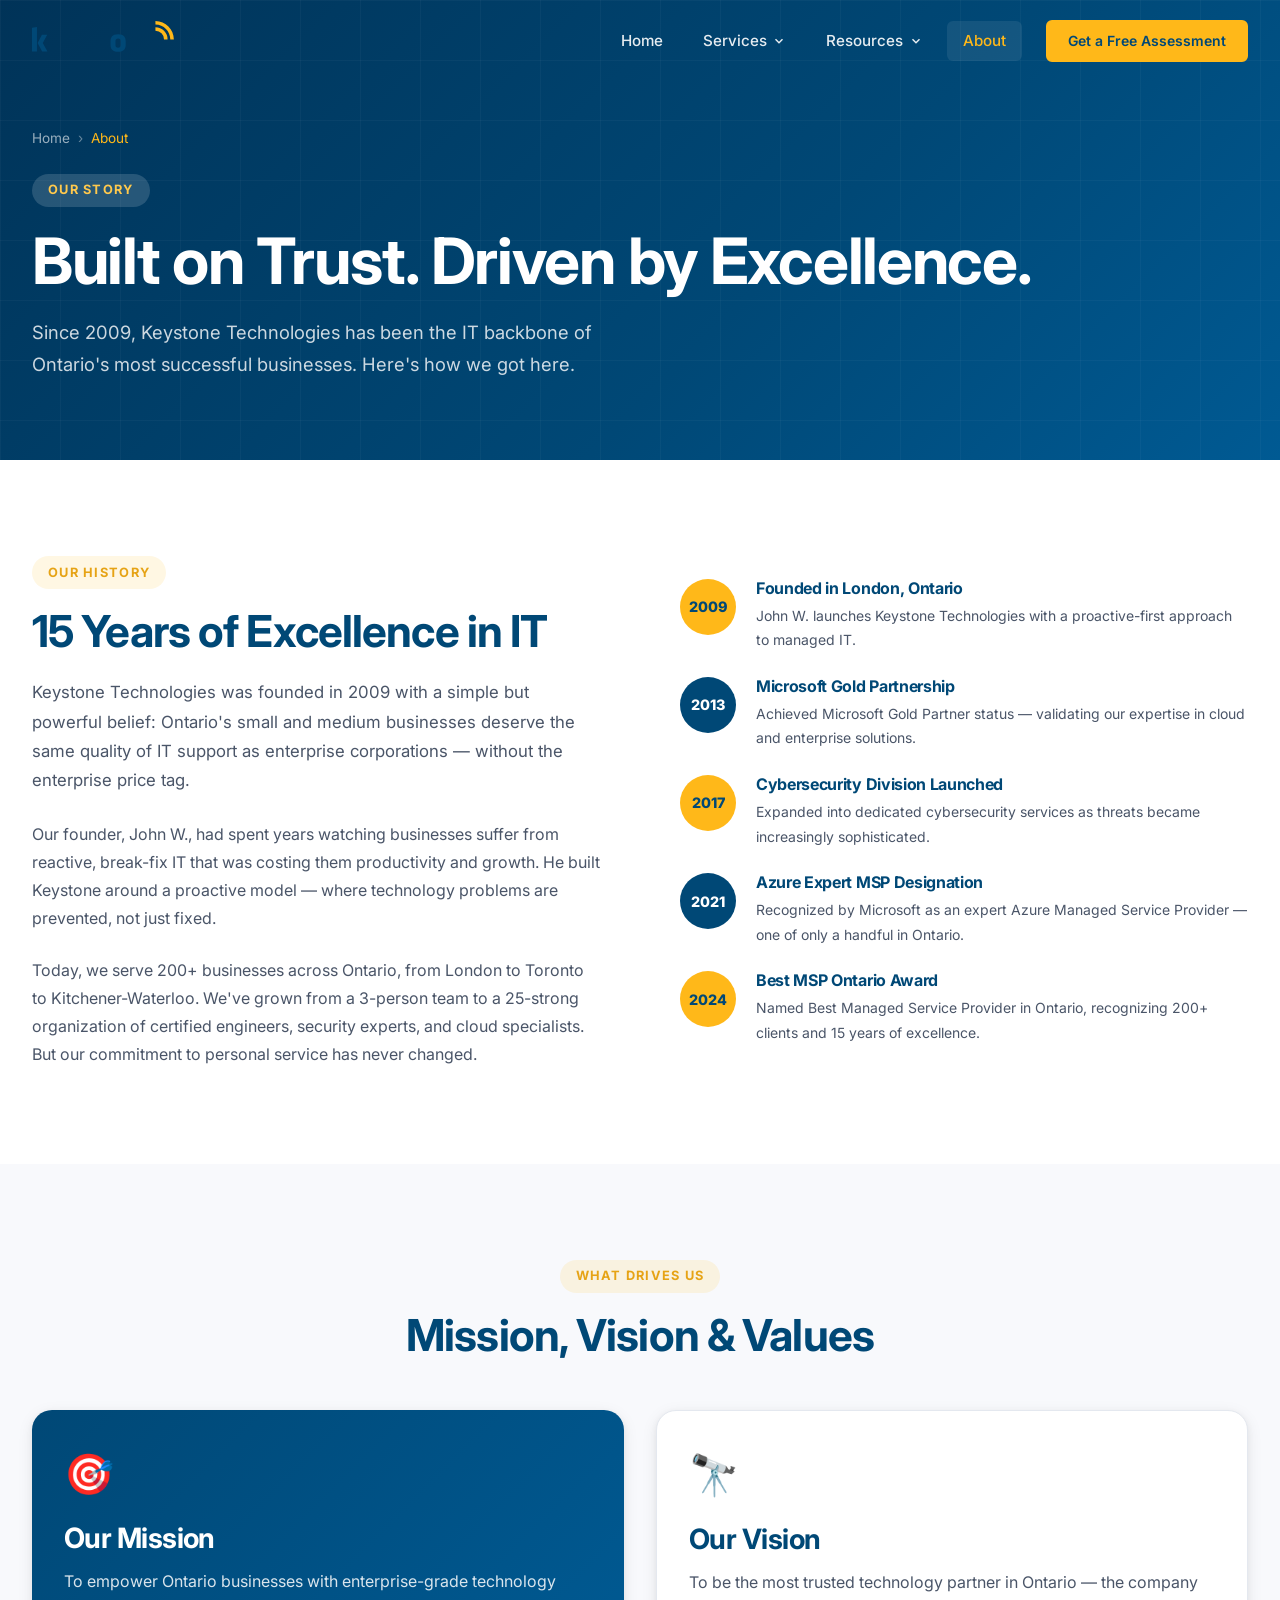
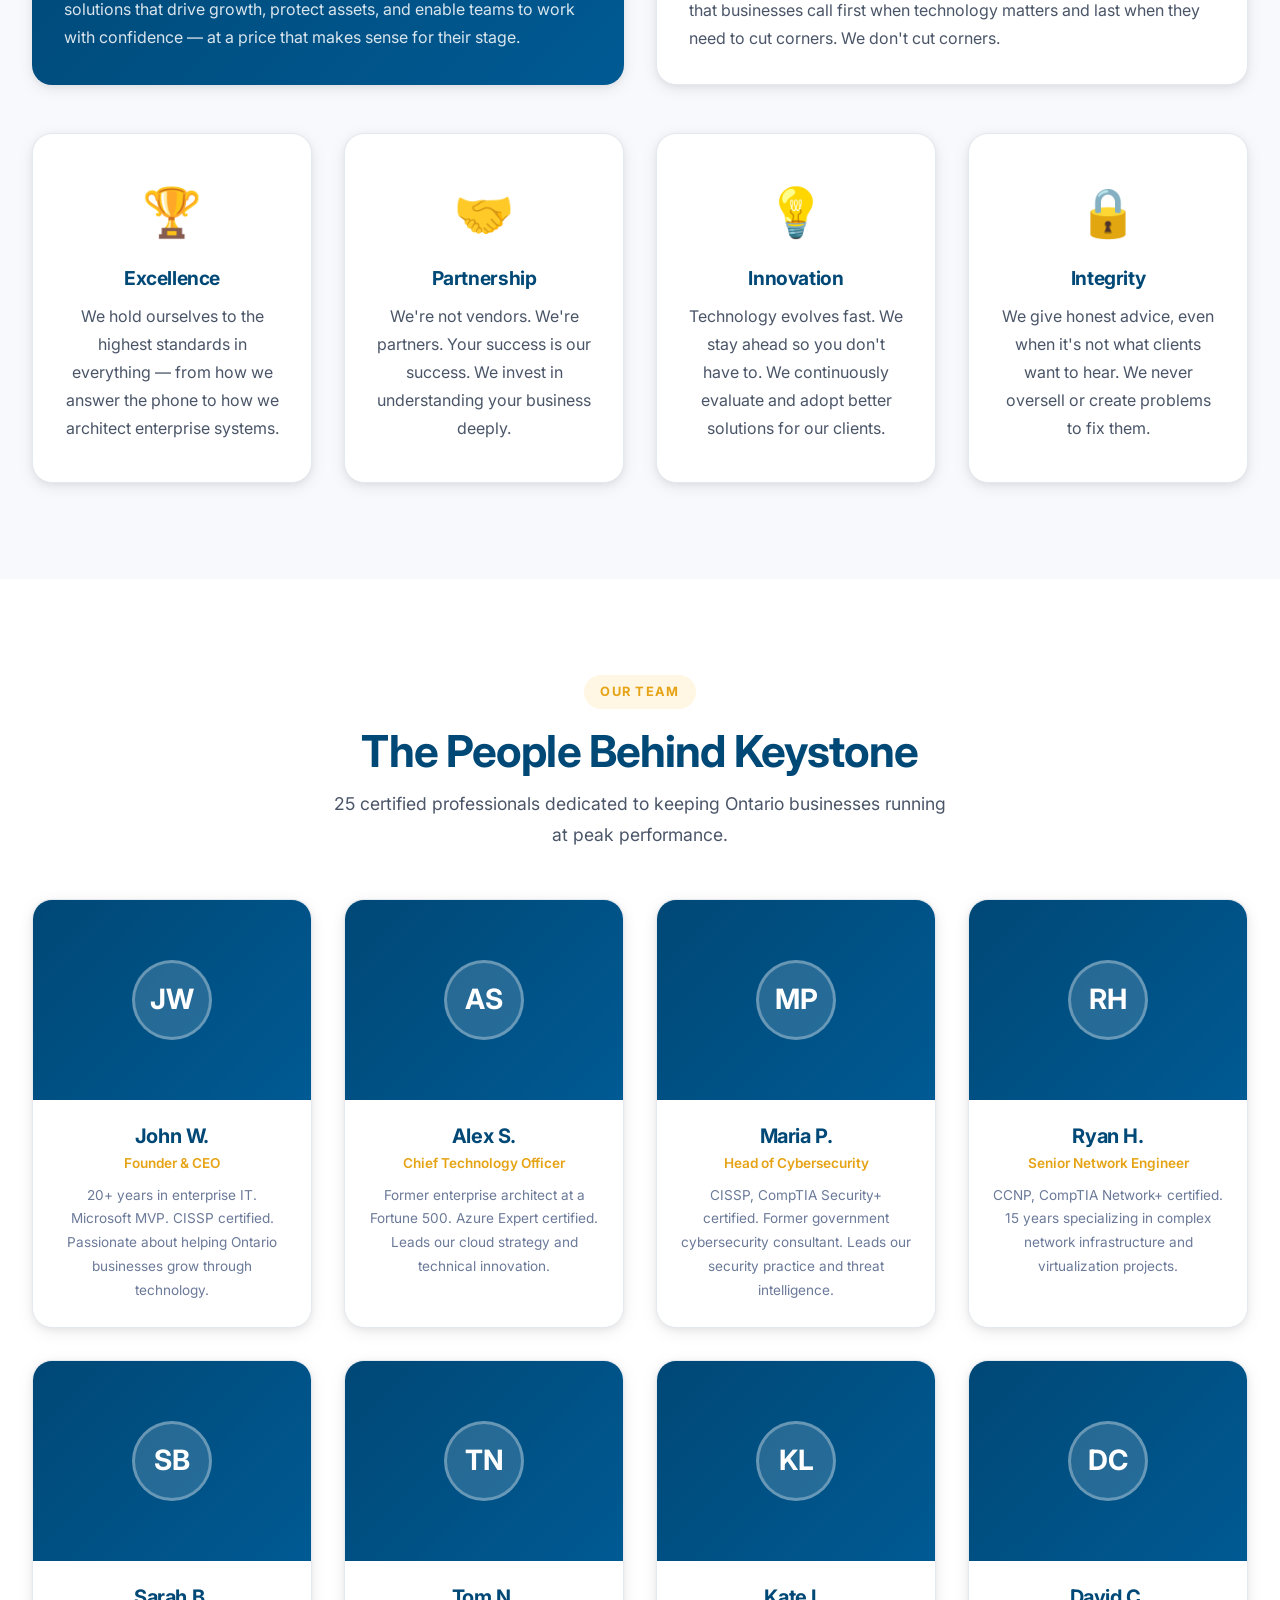
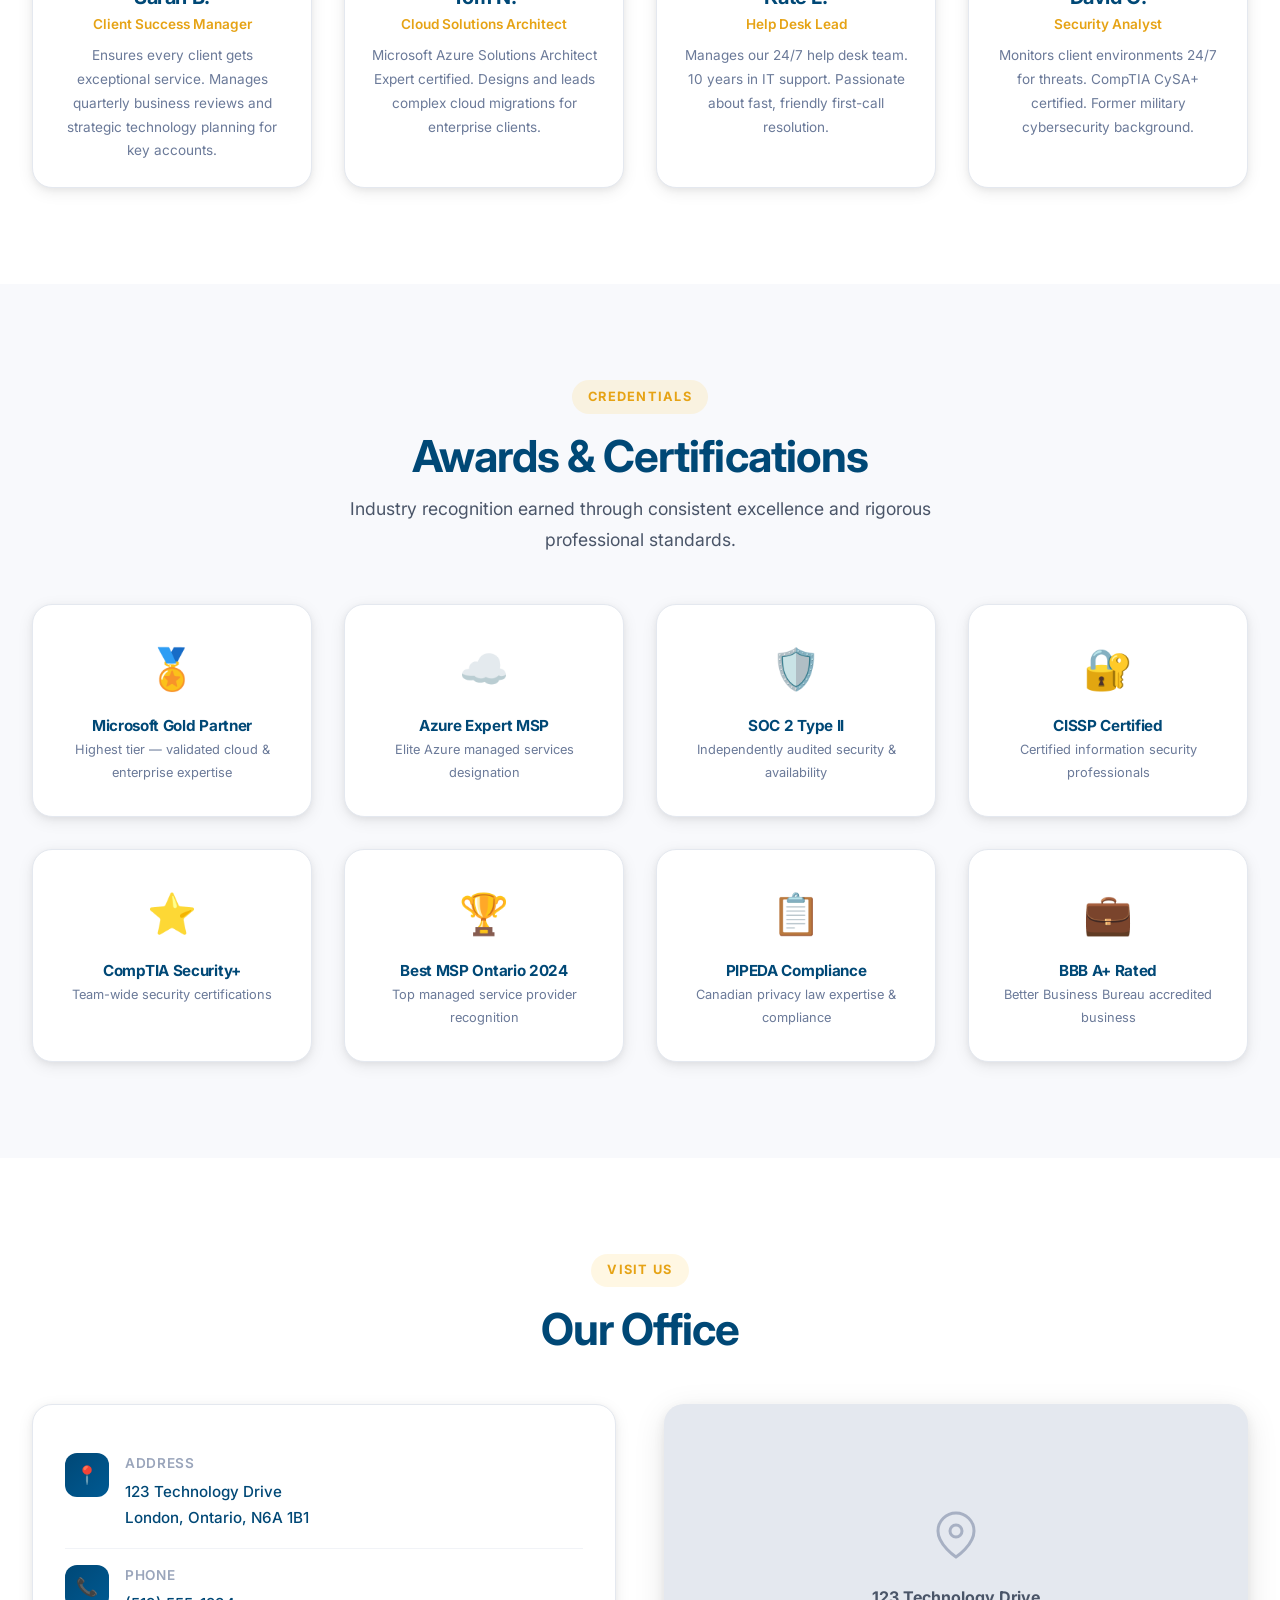
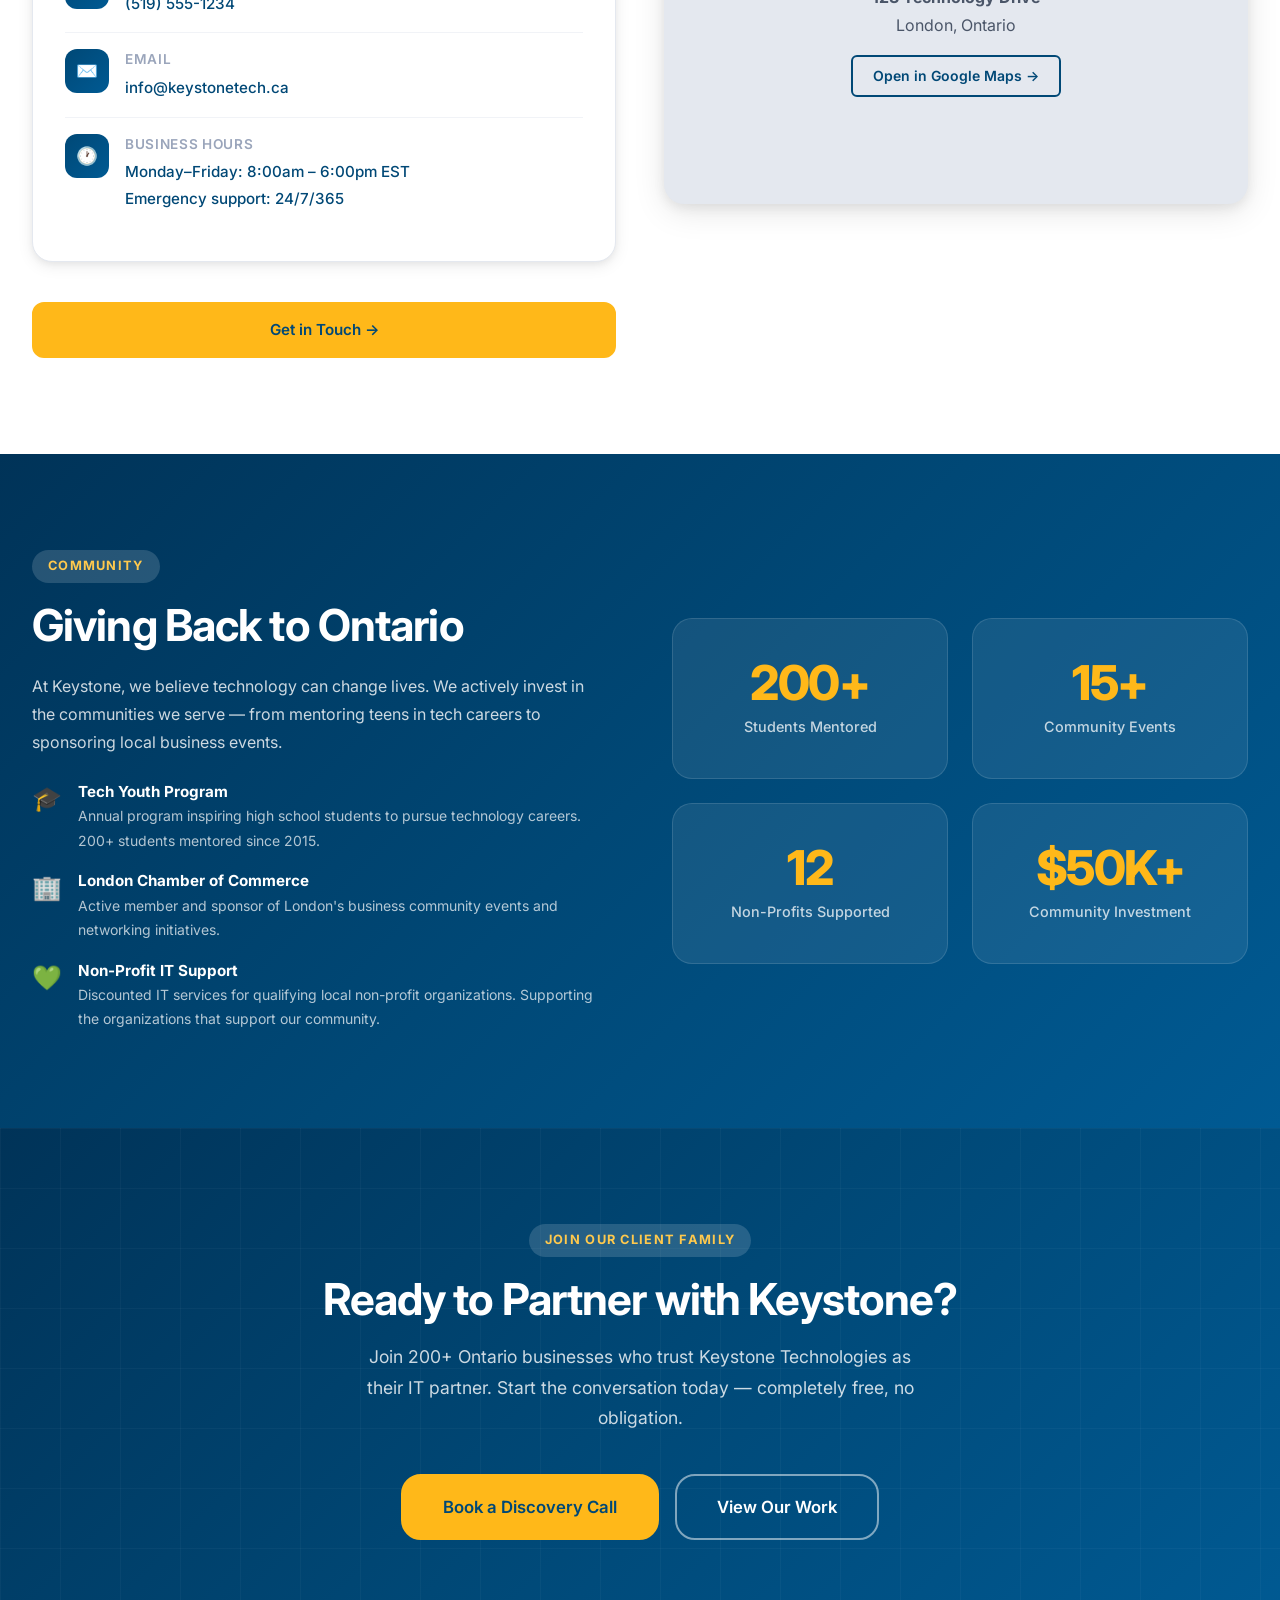
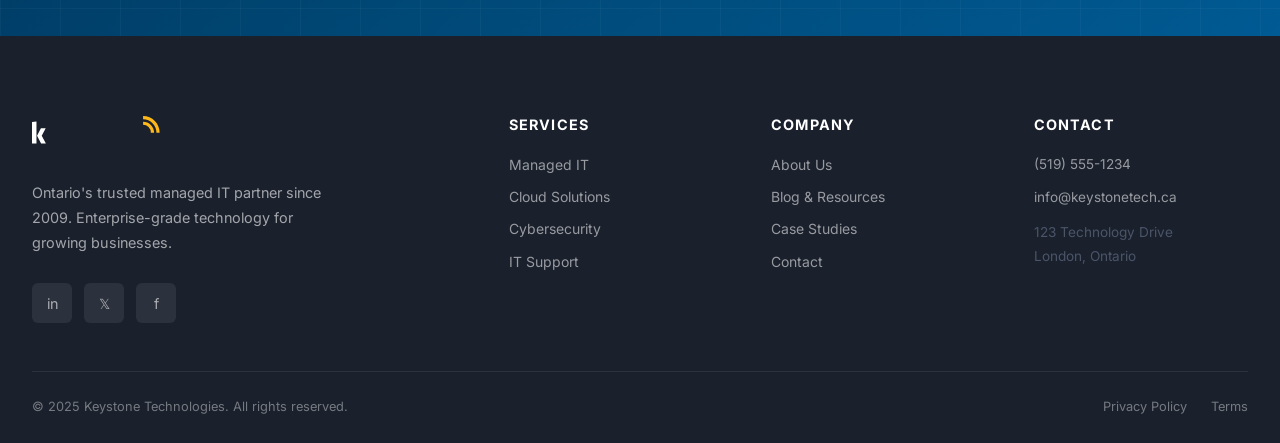
<file: about.html>
<!DOCTYPE html>
<html lang="en">
<head>
  <meta charset="UTF-8" />
  <meta name="viewport" content="width=device-width, initial-scale=1.0" />
  <title>About Us — Our Story, Team & Values | Keystone Technologies</title>
  <meta name="description" content="Learn about Keystone Technologies — Ontario's premier managed IT partner since 2009. Our story, team, mission, values, and the certifications that set us apart." />
  <link rel="preconnect" href="https://fonts.googleapis.com" />
  <link rel="preconnect" href="https://fonts.gstatic.com" crossorigin />
  <link href="https://fonts.googleapis.com/css2?family=Inter:wght@400;500;600;700;800;900&display=swap" rel="stylesheet" />
  <link rel="stylesheet" href="styles.css" />
  <link rel="icon" type="image/svg+xml" href="assets/images/logo.svg" />
</head>
<body>
<a class="skip-link" href="#main">Skip to main content</a>

<nav id="navbar" role="navigation" aria-label="Main navigation">
  <div class="nav-inner">
    <a href="index.html" class="nav-logo nav-logo-dark" aria-label="Keystone Technologies Home">
      <svg xmlns="http://www.w3.org/2000/svg" viewBox="0 0 739.55 208.54" aria-hidden="true"><defs><style>.ana{fill:#004876;}.anb{fill:#ffb819;}</style></defs><path class="ana" d="M0,158.83V35.43l25.9-3.6v127H0ZM51.63,71.21h27.7l-23,43.54,24.1,44.07H52.7L29.32,114.75Z"/><path class="ana" d="M409.4,125.19V104.86c0-18,8.45-35.44,39.58-35.44s39.58,17.45,39.58,35.44v20.33c0,18-8.46,35.45-39.58,35.45s-39.58-17.45-39.58-35.45m53.24,0.72V104.14c0-8.27-4.31-13-13.67-13s-13.67,4.68-13.67,13v21.77c0,8.27,4.32,12.94,13.67,12.94s13.67-4.67,13.67-12.94"/><path class="anb" d="M688.44,96.36a44.88,44.88,0,0,0-13.15-31.94,44.43,44.43,0,0,0-31.72-13.2V32.74a63.54,63.54,0,0,1,63.35,63.61H688.44Z"/><path class="anb" d="M721.09,96.38c0-43-34.76-77.91-77.49-77.91V0c52.9,0,95.95,43.22,95.95,96.38H721.09Z"/></svg>
    </a>
    <ul class="nav-menu" role="list">
      <li class="nav-item"><a href="index.html" class="nav-link">Home</a></li>
      <li class="nav-item">
        <a href="services.html" class="nav-link" aria-haspopup="true">Services <svg class="chevron" viewBox="0 0 24 24" fill="none" stroke="currentColor" stroke-width="2.5"><polyline points="6 9 12 15 18 9"/></svg></a>
        <div class="dropdown" role="menu">
          <a href="services.html#managed-it" class="dropdown-item"><div class="dropdown-icon">🖥️</div><div class="dropdown-item-text"><strong>Managed IT Services</strong><span>Proactive monitoring & support</span></div></a>
          <a href="services.html#cloud" class="dropdown-item"><div class="dropdown-icon">☁️</div><div class="dropdown-item-text"><strong>Cloud Solutions</strong><span>Microsoft 365, Azure & migration</span></div></a>
          <a href="services.html#cybersecurity" class="dropdown-item"><div class="dropdown-icon">🔒</div><div class="dropdown-item-text"><strong>Cybersecurity</strong><span>EDR, MDR & assessments</span></div></a>
          <a href="services.html#support" class="dropdown-item"><div class="dropdown-icon">🎧</div><div class="dropdown-item-text"><strong>IT Support</strong><span>Help desk & on-site</span></div></a>
        </div>
      </li>
      <li class="nav-item">
        <a href="resources.html" class="nav-link" aria-haspopup="true">Resources <svg class="chevron" viewBox="0 0 24 24" fill="none" stroke="currentColor" stroke-width="2.5"><polyline points="6 9 12 15 18 9"/></svg></a>
        <div class="dropdown" role="menu">
          <a href="resources.html#blog" class="dropdown-item"><div class="dropdown-icon">📝</div><div class="dropdown-item-text"><strong>Blog & Articles</strong><span>47 expert articles</span></div></a>
          <a href="case-studies.html" class="dropdown-item"><div class="dropdown-icon">📊</div><div class="dropdown-item-text"><strong>Case Studies</strong><span>Client success stories</span></div></a>
        </div>
      </li>
      <li class="nav-item"><a href="about.html" class="nav-link active">About</a></li>
      <li class="nav-item nav-cta"><a href="contact.html" class="btn btn-primary btn-sm">Get a Free Assessment</a></li>
    </ul>
    <button class="hamburger" aria-label="Toggle navigation" aria-expanded="false"><span></span><span></span><span></span></button>
  </div>
</nav>

<div class="mobile-nav" role="dialog" aria-label="Mobile navigation">
  <div class="mobile-nav-item"><a href="index.html" class="mobile-nav-link">Home</a></div>
  <div class="mobile-nav-item"><a href="services.html" class="mobile-nav-link">Services</a></div>
  <div class="mobile-nav-item"><a href="resources.html" class="mobile-nav-link">Resources</a></div>
  <div class="mobile-nav-item"><a href="about.html" class="mobile-nav-link">About</a></div>
  <div class="mobile-nav-item"><a href="contact.html" class="mobile-nav-link">Contact</a></div>
  <div style="padding: 2rem 0;"><a href="contact.html" class="btn btn-primary" style="width:100%;justify-content:center;">Get a Free Assessment</a></div>
</div>

<main id="main">

<div class="page-hero">
  <div class="container">
    <div class="page-hero-content">
      <nav class="breadcrumb" aria-label="Breadcrumb">
        <a href="index.html">Home</a><span>›</span><span class="current">About</span>
      </nav>
      <div class="section-label light">Our Story</div>
      <h1>Built on Trust. Driven by Excellence.</h1>
      <p>Since 2009, Keystone Technologies has been the IT backbone of Ontario's most successful businesses. Here's how we got here.</p>
    </div>
  </div>
</div>

<!-- Company Story -->
<section aria-labelledby="story-heading">
  <div class="container">
    <div class="grid-2" style="gap:5rem; align-items:center;">
      <div class="reveal">
        <div class="section-label">Our History</div>
        <h2 id="story-heading">15 Years of Excellence in IT</h2>
        <p style="margin-top:1.25rem; margin-bottom:1.5rem; font-size:1.05rem;">Keystone Technologies was founded in 2009 with a simple but powerful belief: Ontario's small and medium businesses deserve the same quality of IT support as enterprise corporations — without the enterprise price tag.</p>
        <p style="margin-bottom:1.5rem;">Our founder, John W., had spent years watching businesses suffer from reactive, break-fix IT that was costing them productivity and growth. He built Keystone around a proactive model — where technology problems are prevented, not just fixed.</p>
        <p>Today, we serve 200+ businesses across Ontario, from London to Toronto to Kitchener-Waterloo. We've grown from a 3-person team to a 25-strong organization of certified engineers, security experts, and cloud specialists. But our commitment to personal service has never changed.</p>
      </div>
      <div class="reveal">
        <div style="display:flex; flex-direction: column; gap: 1.5rem;">
          <div style="display:flex; gap:1.25rem; align-items:flex-start;">
            <div style="width:56px; height:56px; min-width:56px; border-radius: 50%; background: var(--orange); display:flex; align-items:center; justify-content:center; font-weight:800; color:var(--navy); font-size:0.9rem;">2009</div>
            <div>
              <h4 style="font-size:1rem; margin-bottom:0.375rem;">Founded in London, Ontario</h4>
              <p style="font-size:0.875rem;">John W. launches Keystone Technologies with a proactive-first approach to managed IT.</p>
            </div>
          </div>
          <div style="display:flex; gap:1.25rem; align-items:flex-start;">
            <div style="width:56px; height:56px; min-width:56px; border-radius: 50%; background: var(--navy); display:flex; align-items:center; justify-content:center; font-weight:800; color:var(--white); font-size:0.9rem;">2013</div>
            <div>
              <h4 style="font-size:1rem; margin-bottom:0.375rem;">Microsoft Gold Partnership</h4>
              <p style="font-size:0.875rem;">Achieved Microsoft Gold Partner status — validating our expertise in cloud and enterprise solutions.</p>
            </div>
          </div>
          <div style="display:flex; gap:1.25rem; align-items:flex-start;">
            <div style="width:56px; height:56px; min-width:56px; border-radius: 50%; background: var(--orange); display:flex; align-items:center; justify-content:center; font-weight:800; color:var(--navy); font-size:0.9rem;">2017</div>
            <div>
              <h4 style="font-size:1rem; margin-bottom:0.375rem;">Cybersecurity Division Launched</h4>
              <p style="font-size:0.875rem;">Expanded into dedicated cybersecurity services as threats became increasingly sophisticated.</p>
            </div>
          </div>
          <div style="display:flex; gap:1.25rem; align-items:flex-start;">
            <div style="width:56px; height:56px; min-width:56px; border-radius: 50%; background: var(--navy); display:flex; align-items:center; justify-content:center; font-weight:800; color:var(--white); font-size:0.9rem;">2021</div>
            <div>
              <h4 style="font-size:1rem; margin-bottom:0.375rem;">Azure Expert MSP Designation</h4>
              <p style="font-size:0.875rem;">Recognized by Microsoft as an expert Azure Managed Service Provider — one of only a handful in Ontario.</p>
            </div>
          </div>
          <div style="display:flex; gap:1.25rem; align-items:flex-start;">
            <div style="width:56px; height:56px; min-width:56px; border-radius: 50%; background: var(--orange); display:flex; align-items:center; justify-content:center; font-weight:800; color:var(--navy); font-size:0.9rem;">2024</div>
            <div>
              <h4 style="font-size:1rem; margin-bottom:0.375rem;">Best MSP Ontario Award</h4>
              <p style="font-size:0.875rem;">Named Best Managed Service Provider in Ontario, recognizing 200+ clients and 15 years of excellence.</p>
            </div>
          </div>
        </div>
      </div>
    </div>
  </div>
</section>

<!-- Mission & Values -->
<section class="bg-off-white" aria-labelledby="mission-heading">
  <div class="container">
    <div class="section-intro text-center reveal">
      <div class="section-label">What Drives Us</div>
      <h2 id="mission-heading">Mission, Vision & Values</h2>
    </div>
    <div class="grid-2" style="gap:2rem; margin-bottom: 3rem;">
      <div class="card reveal" style="background: linear-gradient(135deg, var(--navy) 0%, var(--navy-light) 100%); border: none;">
        <div class="card-body">
          <div style="font-size:2.5rem; margin-bottom:1rem;">🎯</div>
          <h3 style="color:white; margin-bottom:0.75rem;">Our Mission</h3>
          <p style="color:rgba(255,255,255,0.85);">To empower Ontario businesses with enterprise-grade technology solutions that drive growth, protect assets, and enable teams to work with confidence — at a price that makes sense for their stage.</p>
        </div>
      </div>
      <div class="card reveal" style="background: var(--white);">
        <div class="card-body">
          <div style="font-size:2.5rem; margin-bottom:1rem;">🔭</div>
          <h3 style="margin-bottom:0.75rem;">Our Vision</h3>
          <p>To be the most trusted technology partner in Ontario — the company that businesses call first when technology matters and last when they need to cut corners. We don't cut corners.</p>
        </div>
      </div>
    </div>
    <div class="grid-4 reveal">
      <div class="value-card">
        <div class="value-icon" aria-hidden="true">🏆</div>
        <h3>Excellence</h3>
        <p>We hold ourselves to the highest standards in everything — from how we answer the phone to how we architect enterprise systems.</p>
      </div>
      <div class="value-card">
        <div class="value-icon" aria-hidden="true">🤝</div>
        <h3>Partnership</h3>
        <p>We're not vendors. We're partners. Your success is our success. We invest in understanding your business deeply.</p>
      </div>
      <div class="value-card">
        <div class="value-icon" aria-hidden="true">💡</div>
        <h3>Innovation</h3>
        <p>Technology evolves fast. We stay ahead so you don't have to. We continuously evaluate and adopt better solutions for our clients.</p>
      </div>
      <div class="value-card">
        <div class="value-icon" aria-hidden="true">🔒</div>
        <h3>Integrity</h3>
        <p>We give honest advice, even when it's not what clients want to hear. We never oversell or create problems to fix them.</p>
      </div>
    </div>
  </div>
</section>

<!-- Team -->
<section aria-labelledby="team-heading">
  <div class="container">
    <div class="section-intro text-center reveal">
      <div class="section-label">Our Team</div>
      <h2 id="team-heading">The People Behind Keystone</h2>
      <p>25 certified professionals dedicated to keeping Ontario businesses running at peak performance.</p>
    </div>
    <div class="grid-4 reveal">
      <div class="team-card">
        <div class="team-avatar"><div class="team-initials">JW</div></div>
        <div class="team-body">
          <h4>John W.</h4>
          <p class="title">Founder & CEO</p>
          <p>20+ years in enterprise IT. Microsoft MVP. CISSP certified. Passionate about helping Ontario businesses grow through technology.</p>
        </div>
      </div>
      <div class="team-card">
        <div class="team-avatar"><div class="team-initials">AS</div></div>
        <div class="team-body">
          <h4>Alex S.</h4>
          <p class="title">Chief Technology Officer</p>
          <p>Former enterprise architect at a Fortune 500. Azure Expert certified. Leads our cloud strategy and technical innovation.</p>
        </div>
      </div>
      <div class="team-card">
        <div class="team-avatar"><div class="team-initials">MP</div></div>
        <div class="team-body">
          <h4>Maria P.</h4>
          <p class="title">Head of Cybersecurity</p>
          <p>CISSP, CompTIA Security+ certified. Former government cybersecurity consultant. Leads our security practice and threat intelligence.</p>
        </div>
      </div>
      <div class="team-card">
        <div class="team-avatar"><div class="team-initials">RH</div></div>
        <div class="team-body">
          <h4>Ryan H.</h4>
          <p class="title">Senior Network Engineer</p>
          <p>CCNP, CompTIA Network+ certified. 15 years specializing in complex network infrastructure and virtualization projects.</p>
        </div>
      </div>
      <div class="team-card">
        <div class="team-avatar"><div class="team-initials">SB</div></div>
        <div class="team-body">
          <h4>Sarah B.</h4>
          <p class="title">Client Success Manager</p>
          <p>Ensures every client gets exceptional service. Manages quarterly business reviews and strategic technology planning for key accounts.</p>
        </div>
      </div>
      <div class="team-card">
        <div class="team-avatar"><div class="team-initials">TN</div></div>
        <div class="team-body">
          <h4>Tom N.</h4>
          <p class="title">Cloud Solutions Architect</p>
          <p>Microsoft Azure Solutions Architect Expert certified. Designs and leads complex cloud migrations for enterprise clients.</p>
        </div>
      </div>
      <div class="team-card">
        <div class="team-avatar"><div class="team-initials">KL</div></div>
        <div class="team-body">
          <h4>Kate L.</h4>
          <p class="title">Help Desk Lead</p>
          <p>Manages our 24/7 help desk team. 10 years in IT support. Passionate about fast, friendly first-call resolution.</p>
        </div>
      </div>
      <div class="team-card">
        <div class="team-avatar"><div class="team-initials">DC</div></div>
        <div class="team-body">
          <h4>David C.</h4>
          <p class="title">Security Analyst</p>
          <p>Monitors client environments 24/7 for threats. CompTIA CySA+ certified. Former military cybersecurity background.</p>
        </div>
      </div>
    </div>
  </div>
</section>

<!-- Awards & Certifications -->
<section class="bg-off-white" aria-labelledby="certs-heading">
  <div class="container">
    <div class="section-intro text-center reveal">
      <div class="section-label">Credentials</div>
      <h2 id="certs-heading">Awards & Certifications</h2>
      <p>Industry recognition earned through consistent excellence and rigorous professional standards.</p>
    </div>
    <div class="awards-grid reveal">
      <div class="award-card">
        <div class="award-icon">🏅</div>
        <h4>Microsoft Gold Partner</h4>
        <p>Highest tier — validated cloud & enterprise expertise</p>
      </div>
      <div class="award-card">
        <div class="award-icon">☁️</div>
        <h4>Azure Expert MSP</h4>
        <p>Elite Azure managed services designation</p>
      </div>
      <div class="award-card">
        <div class="award-icon">🛡️</div>
        <h4>SOC 2 Type II</h4>
        <p>Independently audited security & availability</p>
      </div>
      <div class="award-card">
        <div class="award-icon">🔐</div>
        <h4>CISSP Certified</h4>
        <p>Certified information security professionals</p>
      </div>
      <div class="award-card">
        <div class="award-icon">⭐</div>
        <h4>CompTIA Security+</h4>
        <p>Team-wide security certifications</p>
      </div>
      <div class="award-card">
        <div class="award-icon">🏆</div>
        <h4>Best MSP Ontario 2024</h4>
        <p>Top managed service provider recognition</p>
      </div>
      <div class="award-card">
        <div class="award-icon">📋</div>
        <h4>PIPEDA Compliance</h4>
        <p>Canadian privacy law expertise & compliance</p>
      </div>
      <div class="award-card">
        <div class="award-icon">💼</div>
        <h4>BBB A+ Rated</h4>
        <p>Better Business Bureau accredited business</p>
      </div>
    </div>
  </div>
</section>

<!-- Office Info -->
<section aria-labelledby="office-heading">
  <div class="container">
    <div class="section-intro text-center reveal">
      <div class="section-label">Visit Us</div>
      <h2 id="office-heading">Our Office</h2>
    </div>
    <div class="grid-2" style="gap: 3rem; align-items: start;">
      <div class="reveal">
        <div class="contact-info-card">
          <div class="contact-info-item">
            <div class="contact-info-icon" aria-hidden="true">📍</div>
            <div class="contact-info-text">
              <strong>Address</strong>
              <p>123 Technology Drive<br/>London, Ontario, N6A 1B1</p>
            </div>
          </div>
          <div class="contact-info-item">
            <div class="contact-info-icon" aria-hidden="true">📞</div>
            <div class="contact-info-text">
              <strong>Phone</strong>
              <a href="tel:+15195551234">(519) 555-1234</a>
            </div>
          </div>
          <div class="contact-info-item">
            <div class="contact-info-icon" aria-hidden="true">✉️</div>
            <div class="contact-info-text">
              <strong>Email</strong>
              <a href="mailto:info@keystonetech.ca">info@keystonetech.ca</a>
            </div>
          </div>
          <div class="contact-info-item">
            <div class="contact-info-icon" aria-hidden="true">🕐</div>
            <div class="contact-info-text">
              <strong>Business Hours</strong>
              <p>Monday–Friday: 8:00am – 6:00pm EST<br/>Emergency support: 24/7/365</p>
            </div>
          </div>
        </div>
        <a href="contact.html" class="btn btn-primary" style="width:100%; justify-content:center; margin-top: 1rem;">Get in Touch →</a>
      </div>
      <div class="reveal">
        <div class="map-container" aria-label="Map showing Keystone Technologies office location">
          <div class="map-placeholder">
            <svg xmlns="http://www.w3.org/2000/svg" viewBox="0 0 24 24" fill="none" stroke="currentColor" stroke-width="1.5" aria-hidden="true"><path d="M21 10c0 7-9 13-9 13s-9-6-9-13a9 9 0 0 1 18 0z"/><circle cx="12" cy="10" r="3"/></svg>
            <p><strong>123 Technology Drive</strong><br/>London, Ontario</p>
            <a href="https://maps.google.com/?q=123+Technology+Drive+London+Ontario" target="_blank" rel="noopener" class="btn btn-sm btn-outline-navy" style="margin-top:1rem;">Open in Google Maps →</a>
          </div>
        </div>
      </div>
    </div>
  </div>
</section>

<!-- Community -->
<section class="bg-navy-gradient" aria-labelledby="community-heading">
  <div class="container">
    <div class="grid-2" style="gap:4rem; align-items:center;">
      <div class="reveal">
        <div class="section-label light">Community</div>
        <h2 id="community-heading" style="color:white;">Giving Back to Ontario</h2>
        <p style="color:rgba(255,255,255,0.8); margin:1.25rem 0 1.5rem;">At Keystone, we believe technology can change lives. We actively invest in the communities we serve — from mentoring teens in tech careers to sponsoring local business events.</p>
        <ul style="display:flex; flex-direction:column; gap:1rem;">
          <li style="display:flex; gap:1rem; align-items:flex-start;">
            <span style="font-size:1.5rem;">🎓</span>
            <div>
              <strong style="color:white; display:block; font-size:0.95rem;">Tech Youth Program</strong>
              <p style="color:rgba(255,255,255,0.7); font-size:0.875rem; margin:0;">Annual program inspiring high school students to pursue technology careers. 200+ students mentored since 2015.</p>
            </div>
          </li>
          <li style="display:flex; gap:1rem; align-items:flex-start;">
            <span style="font-size:1.5rem;">🏢</span>
            <div>
              <strong style="color:white; display:block; font-size:0.95rem;">London Chamber of Commerce</strong>
              <p style="color:rgba(255,255,255,0.7); font-size:0.875rem; margin:0;">Active member and sponsor of London's business community events and networking initiatives.</p>
            </div>
          </li>
          <li style="display:flex; gap:1rem; align-items:flex-start;">
            <span style="font-size:1.5rem;">💚</span>
            <div>
              <strong style="color:white; display:block; font-size:0.95rem;">Non-Profit IT Support</strong>
              <p style="color:rgba(255,255,255,0.7); font-size:0.875rem; margin:0;">Discounted IT services for qualifying local non-profit organizations. Supporting the organizations that support our community.</p>
            </div>
          </li>
        </ul>
      </div>
      <div class="reveal">
        <div class="grid-2" style="gap:1.5rem;">
          <div class="metric-card">
            <div class="metric-number">200+</div>
            <div class="metric-label">Students Mentored</div>
          </div>
          <div class="metric-card">
            <div class="metric-number">15+</div>
            <div class="metric-label">Community Events</div>
          </div>
          <div class="metric-card">
            <div class="metric-number">12</div>
            <div class="metric-label">Non-Profits Supported</div>
          </div>
          <div class="metric-card">
            <div class="metric-number">$50K+</div>
            <div class="metric-label">Community Investment</div>
          </div>
        </div>
      </div>
    </div>
  </div>
</section>

<!-- CTA -->
<section class="cta-section" aria-labelledby="about-cta">
  <div class="container">
    <div class="cta-section-content reveal">
      <div class="section-label light">Join Our Client Family</div>
      <h2 id="about-cta">Ready to Partner with Keystone?</h2>
      <p>Join 200+ Ontario businesses who trust Keystone Technologies as their IT partner. Start the conversation today — completely free, no obligation.</p>
      <div class="cta-buttons">
        <a href="contact.html" class="btn btn-primary btn-lg">Book a Discovery Call</a>
        <a href="case-studies.html" class="btn btn-outline btn-lg">View Our Work</a>
      </div>
    </div>
  </div>
</section>

</main>

<footer role="contentinfo">
  <div class="container">
    <div class="footer-top">
      <div class="footer-brand">
        <svg xmlns="http://www.w3.org/2000/svg" viewBox="0 0 739.55 208.54" height="36" aria-label="Keystone Technologies" aria-hidden="true"><defs><style>.faf1{fill:#fff;}.faf2{fill:#ffb819;}</style></defs><path class="faf1" d="M0,158.83V35.43l25.9-3.6v127H0ZM51.63,71.21h27.7l-23,43.54,24.1,44.07H52.7L29.32,114.75Z"/><path class="faf2" d="M688.44,96.36a44.88,44.88,0,0,0-13.15-31.94,44.43,44.43,0,0,0-31.72-13.2V32.74a63.54,63.54,0,0,1,63.35,63.61H688.44Z"/><path class="faf2" d="M721.09,96.38c0-43-34.76-77.91-77.49-77.91V0c52.9,0,95.95,43.22,95.95,96.38H721.09Z"/></svg>
        <p>Ontario's trusted managed IT partner since 2009. Enterprise-grade technology for growing businesses.</p>
        <div class="footer-social"><a href="#" class="social-link" aria-label="LinkedIn">in</a><a href="#" class="social-link" aria-label="Twitter">𝕏</a><a href="#" class="social-link" aria-label="Facebook">f</a></div>
      </div>
      <div class="footer-col"><h5>Services</h5><nav class="footer-links"><a href="services.html#managed-it">Managed IT</a><a href="services.html#cloud">Cloud Solutions</a><a href="services.html#cybersecurity">Cybersecurity</a><a href="services.html#support">IT Support</a></nav></div>
      <div class="footer-col"><h5>Company</h5><nav class="footer-links"><a href="about.html">About Us</a><a href="resources.html">Blog & Resources</a><a href="case-studies.html">Case Studies</a><a href="contact.html">Contact</a></nav></div>
      <div class="footer-col"><h5>Contact</h5><div class="footer-contact-items"><div class="footer-contact-item"><a href="tel:+15195551234">(519) 555-1234</a></div><div class="footer-contact-item"><a href="mailto:info@keystonetech.ca">info@keystonetech.ca</a></div><div class="footer-contact-item"><p>123 Technology Drive<br/>London, Ontario</p></div></div></div>
    </div>
  </div>
  <div class="container"><div class="footer-bottom"><p>© 2025 Keystone Technologies. All rights reserved.</p><div class="footer-bottom-links"><a href="#">Privacy Policy</a><a href="#">Terms</a></div></div></div>
</footer>
<button id="back-to-top" aria-label="Back to top">↑</button>
<script src="script.js"></script>
</body>
</html>
</file>
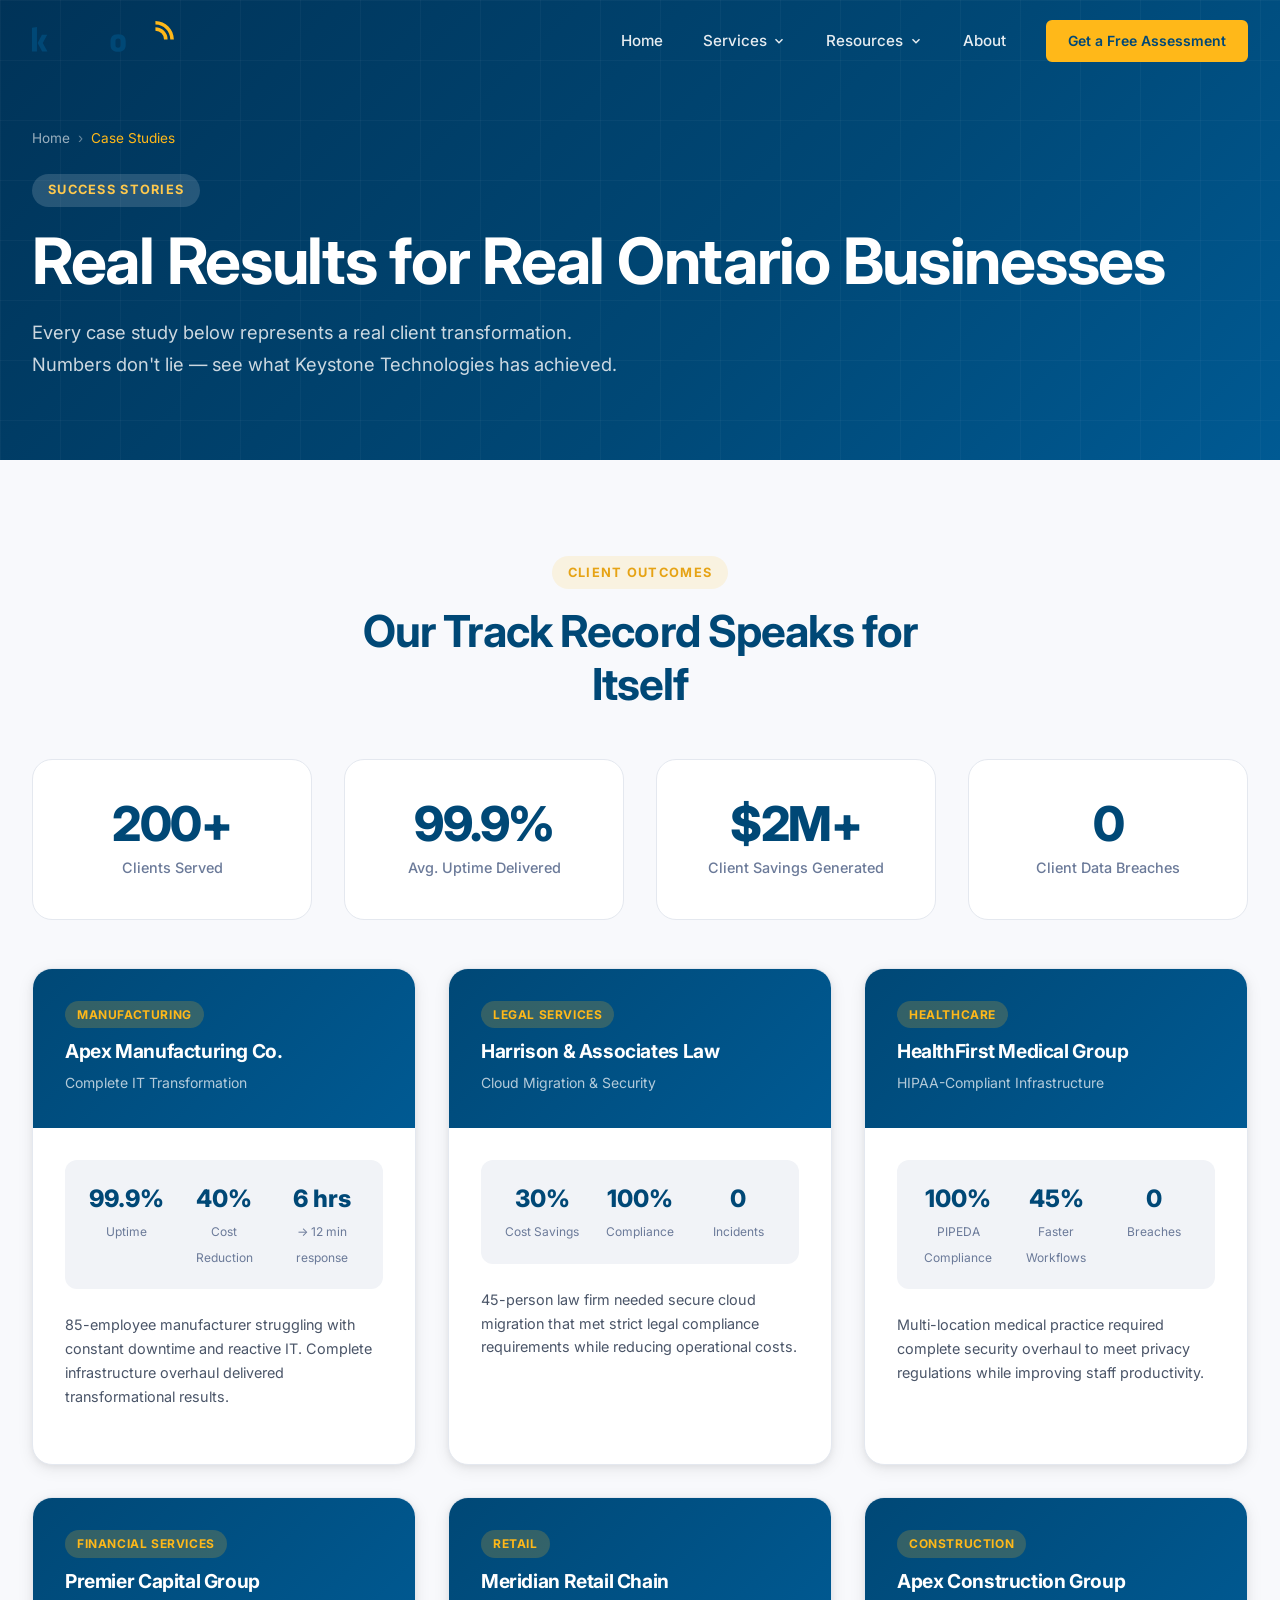
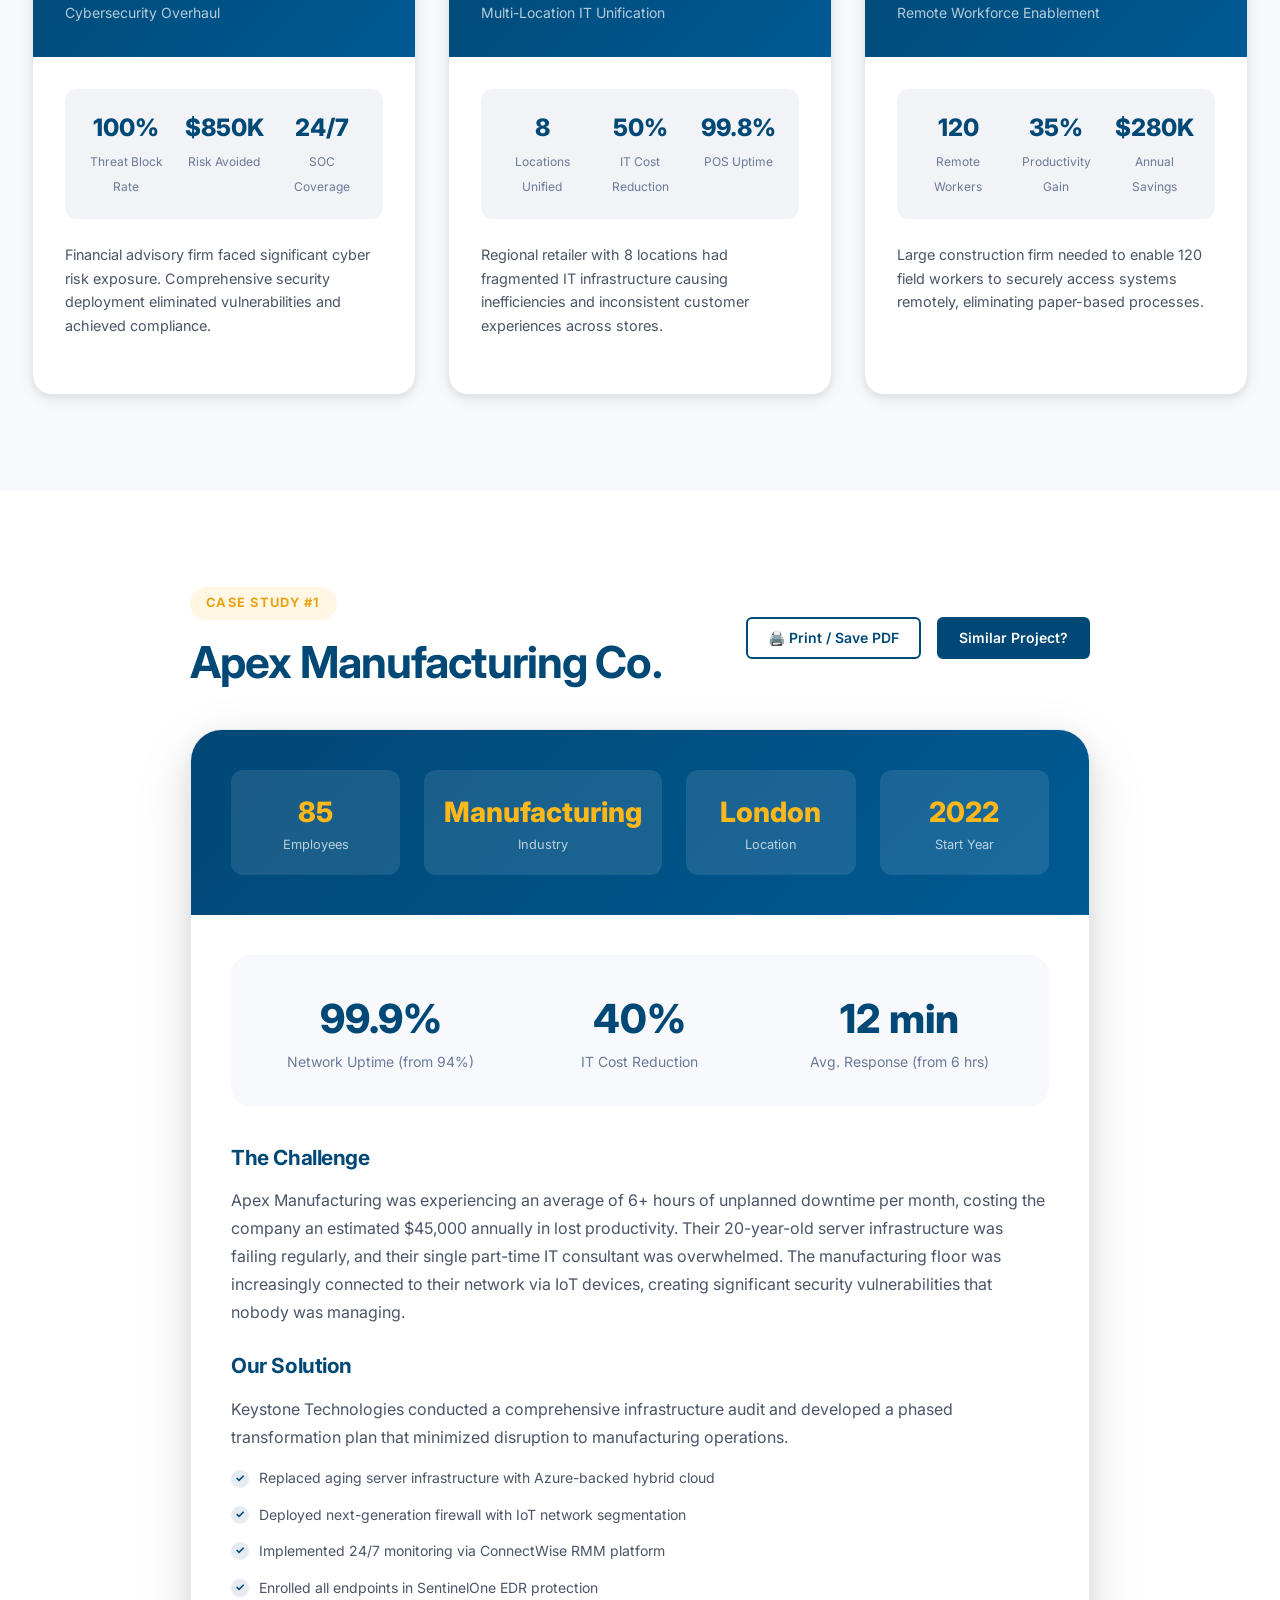
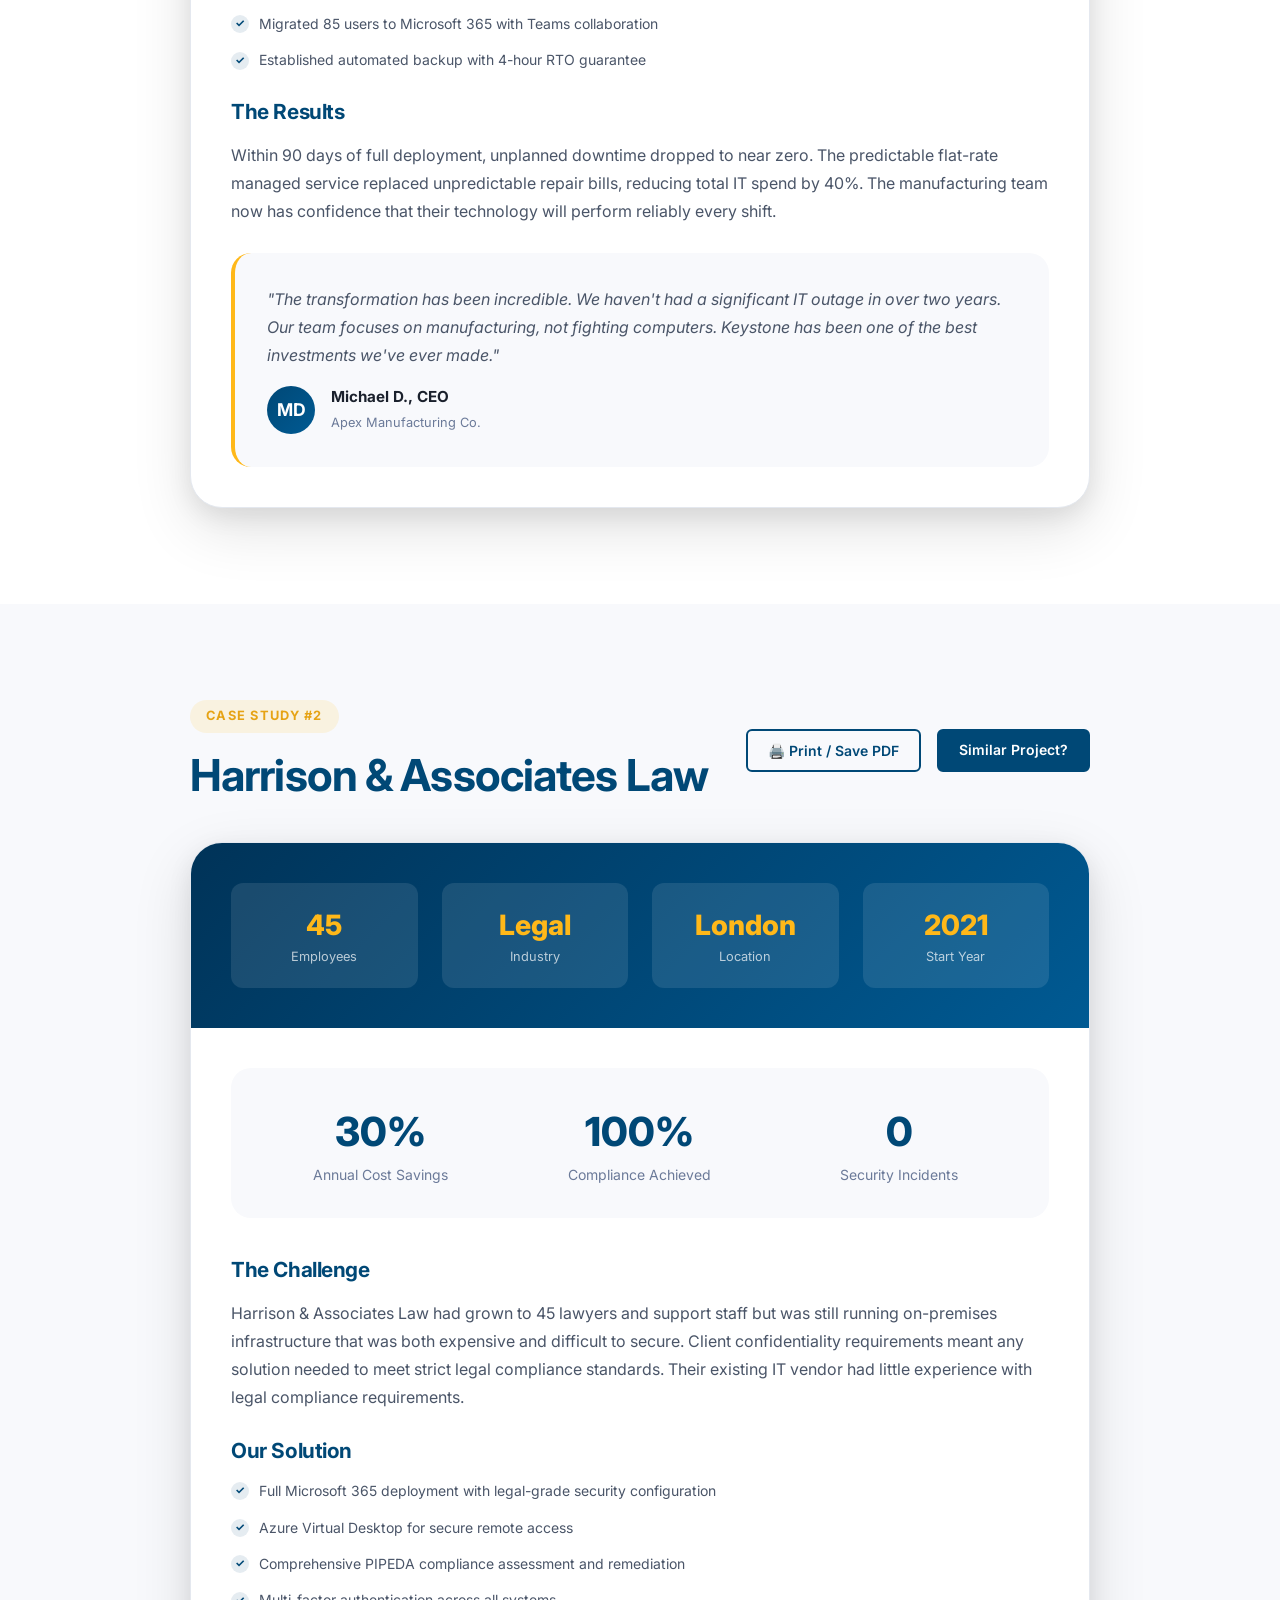
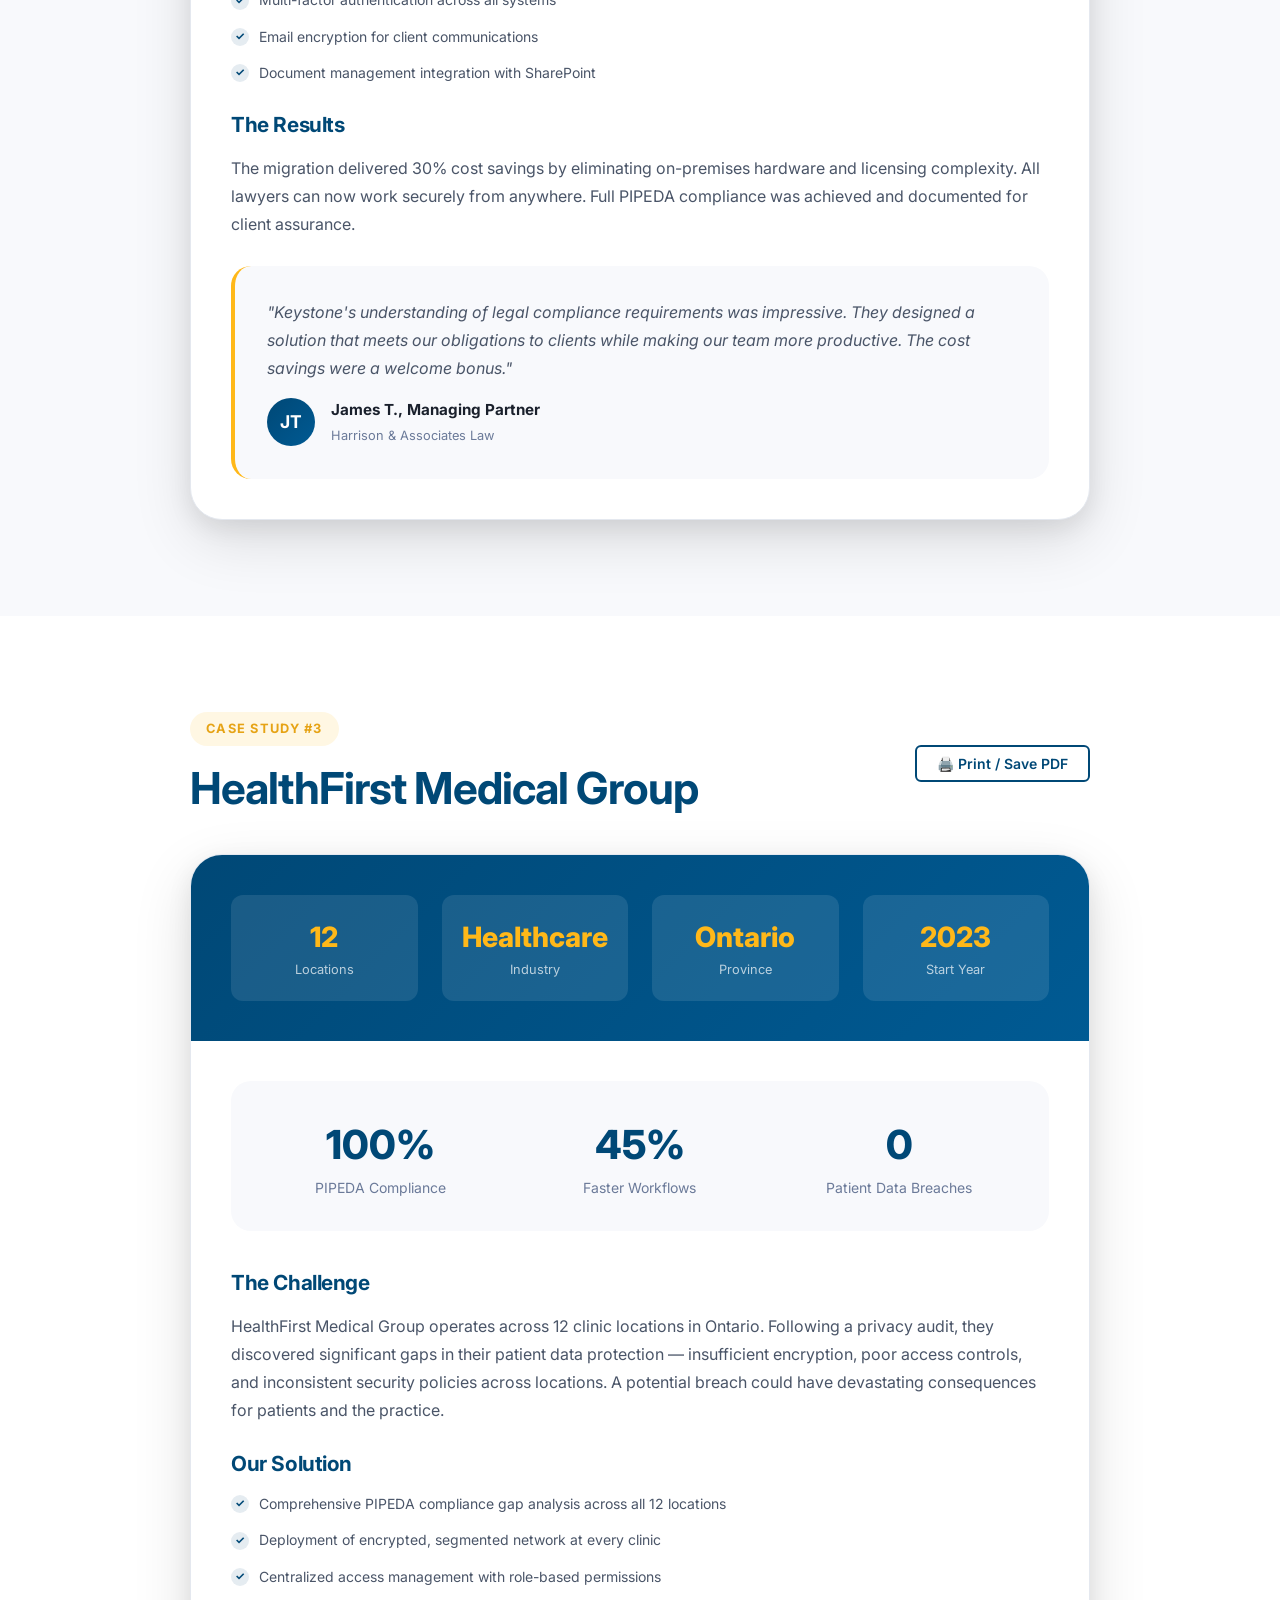
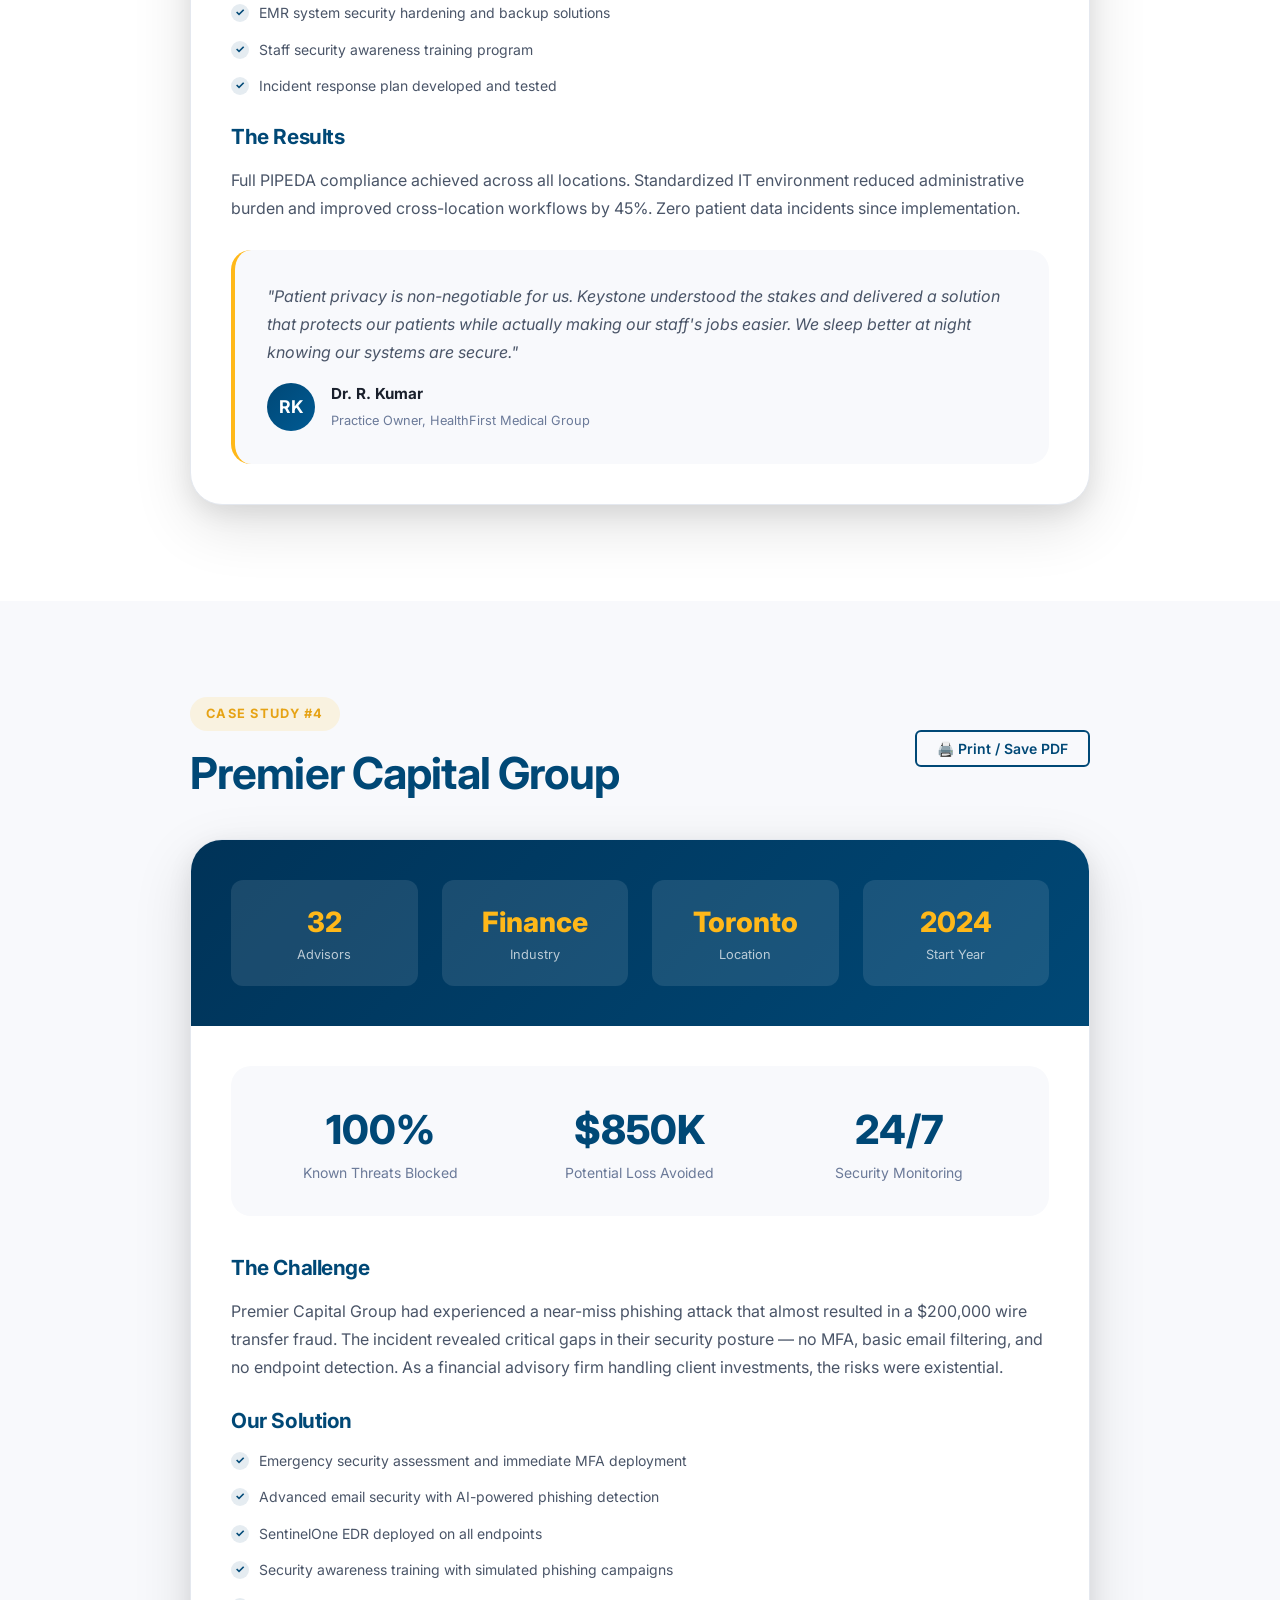
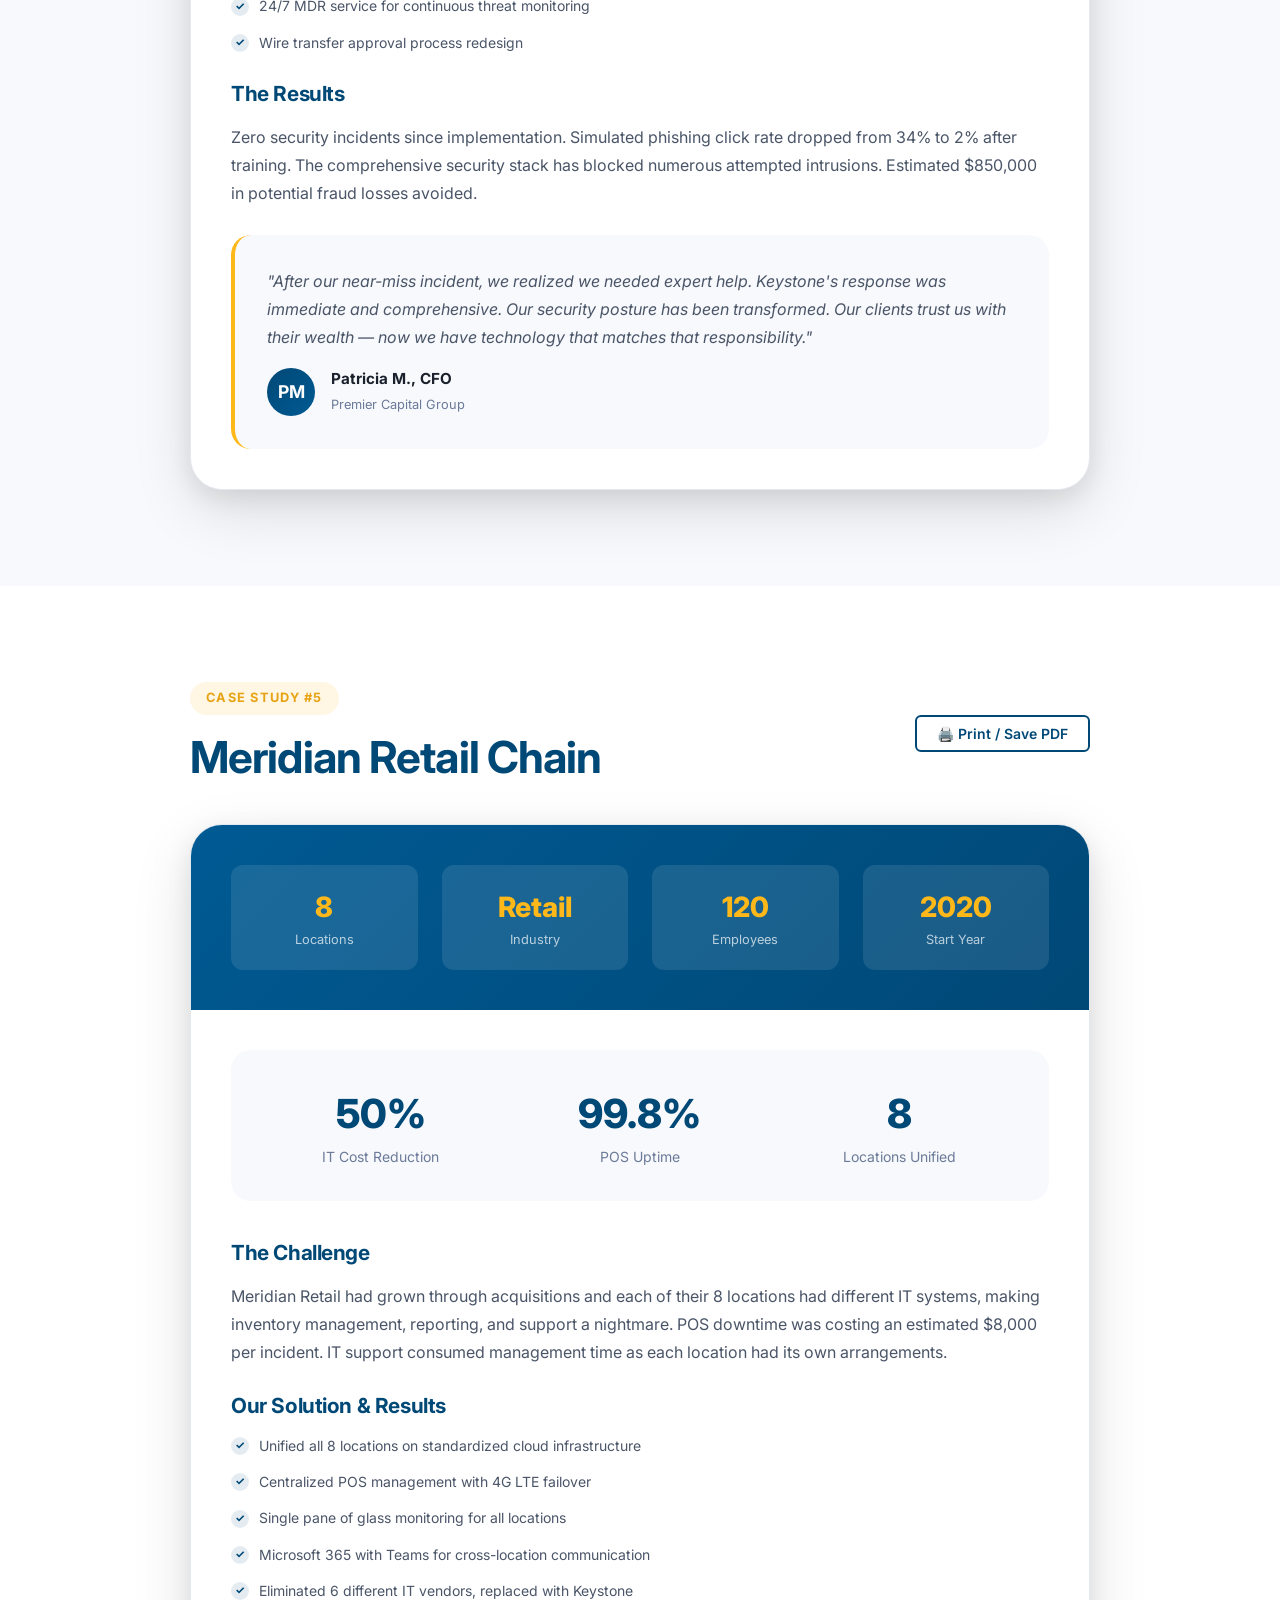
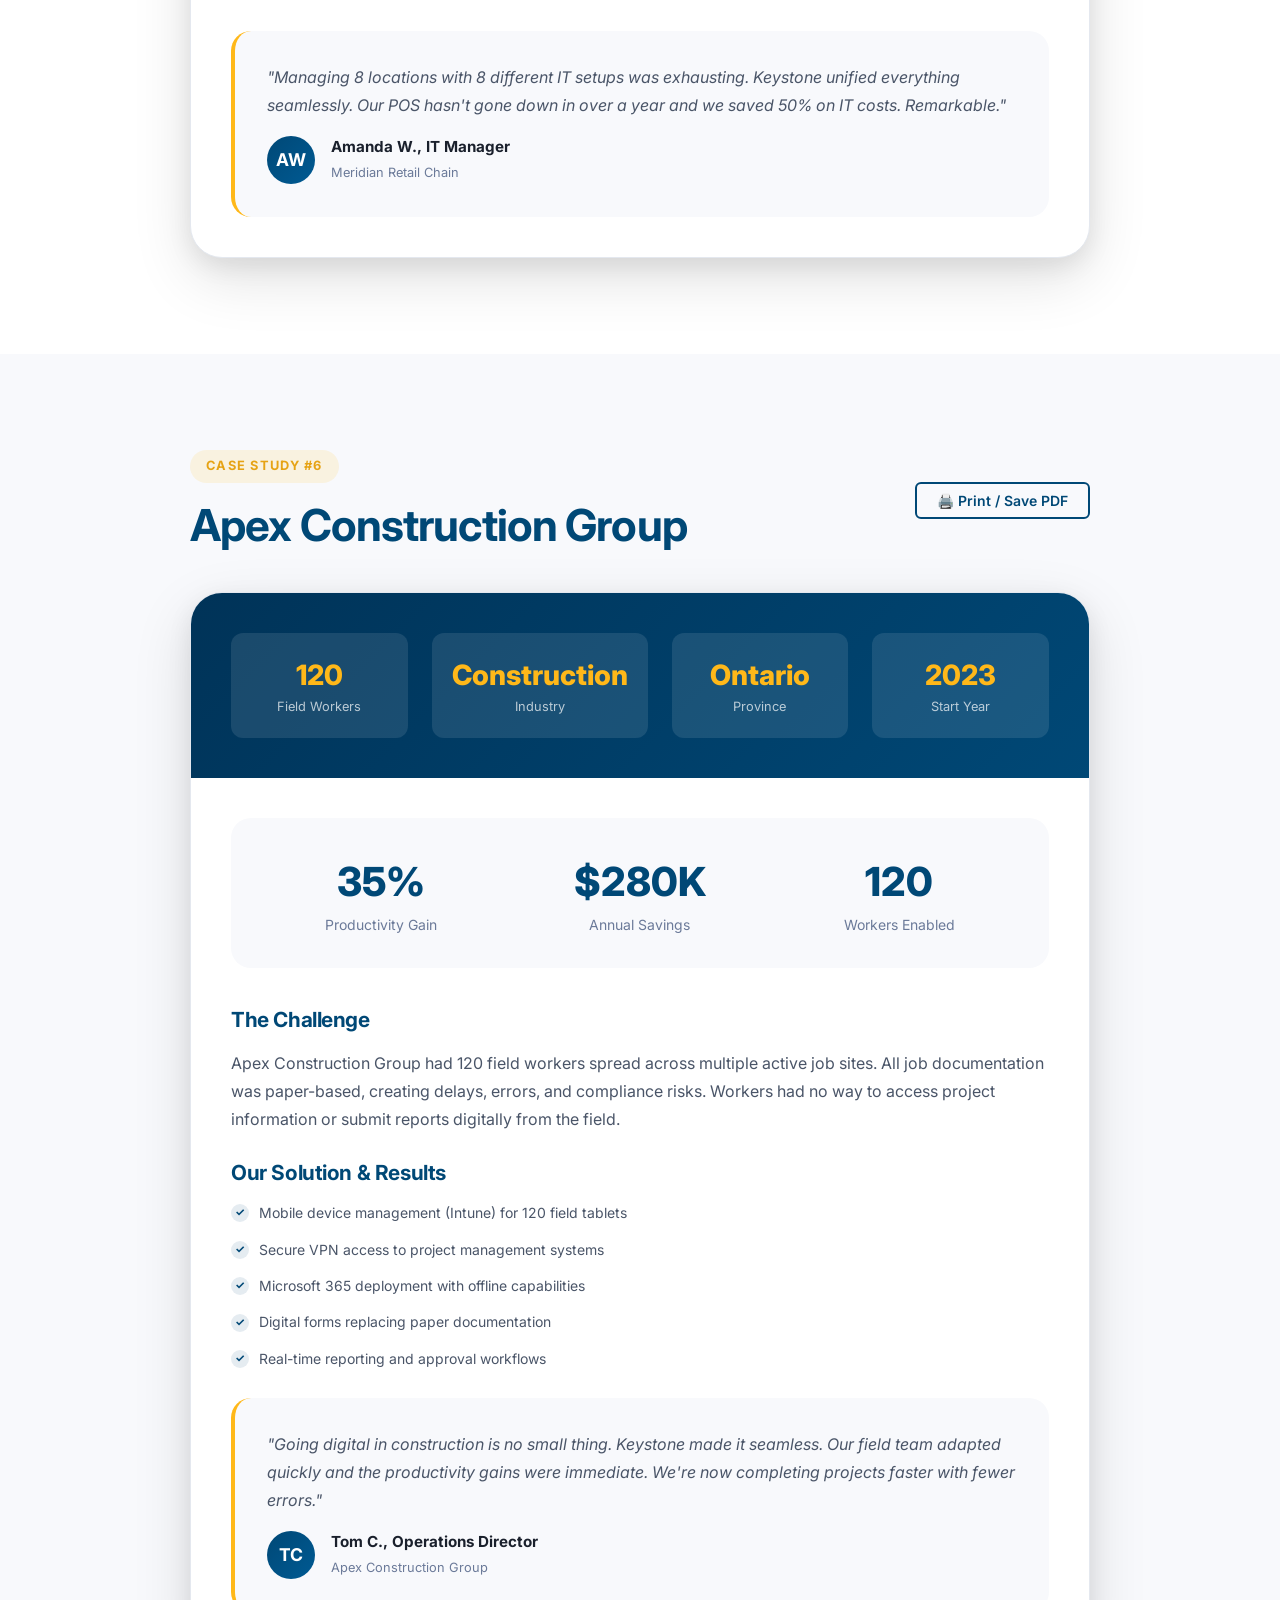
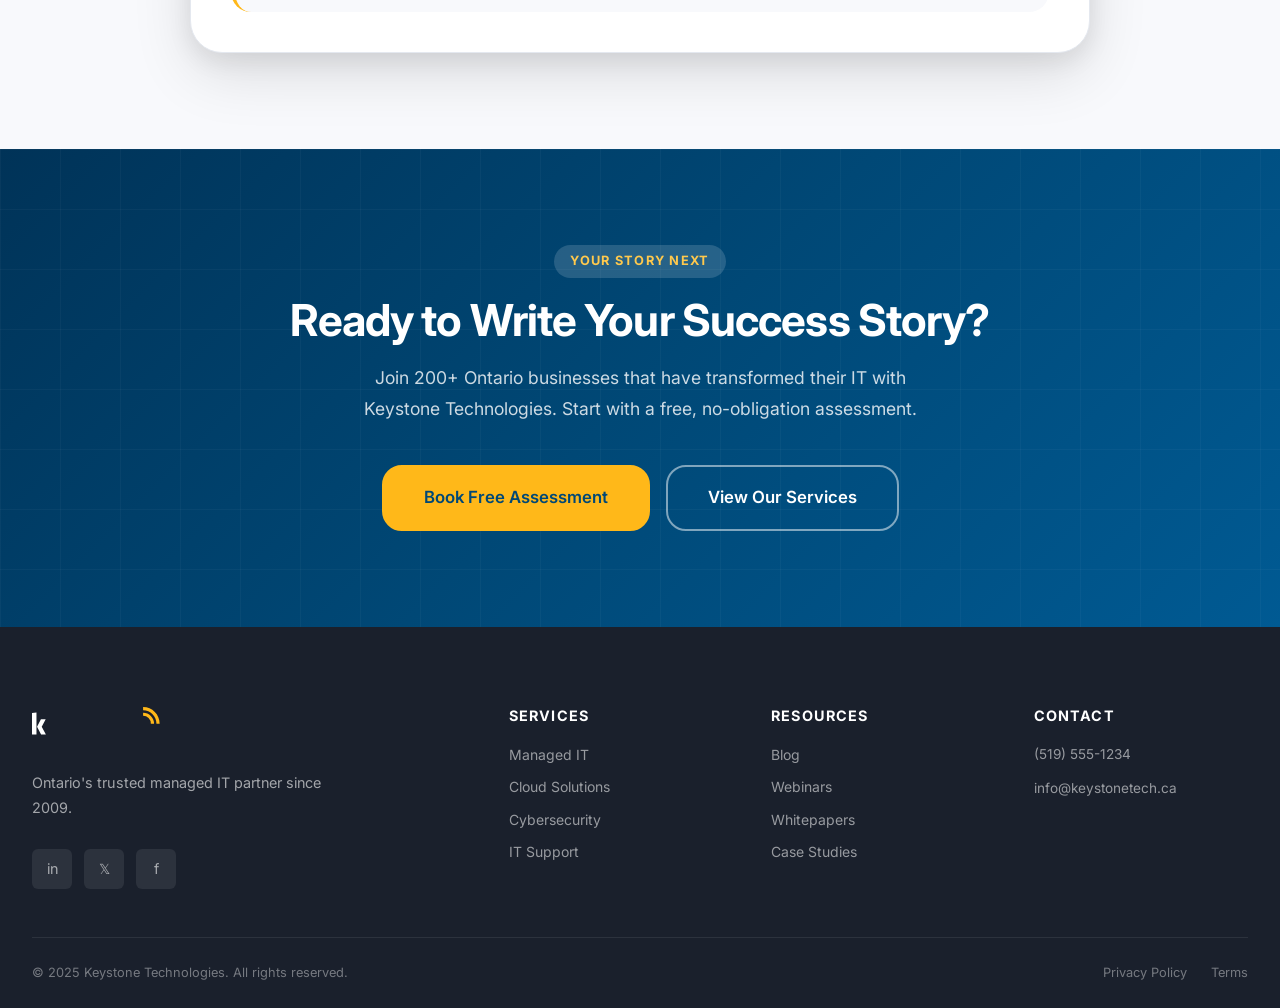
<file: case-studies.html>
<!DOCTYPE html>
<html lang="en">
<head>
  <meta charset="UTF-8" />
  <meta name="viewport" content="width=device-width, initial-scale=1.0" />
  <title>Case Studies — Client Success Stories | Keystone Technologies</title>
  <meta name="description" content="Real results from real Ontario businesses. Read Keystone Technologies' client case studies covering managed IT, cloud migration, cybersecurity, and IT transformation." />
  <link rel="preconnect" href="https://fonts.googleapis.com" />
  <link rel="preconnect" href="https://fonts.gstatic.com" crossorigin />
  <link href="https://fonts.googleapis.com/css2?family=Inter:wght@400;500;600;700;800;900&display=swap" rel="stylesheet" />
  <link rel="stylesheet" href="styles.css" />
  <link rel="icon" type="image/svg+xml" href="assets/images/logo.svg" />
  <style>
    @media print {
      .no-print { display: none !important; }
      body { background: white; }
      .case-study-detail { box-shadow: none; border: 1px solid #ccc; }
    }
  </style>
</head>
<body>
<a class="skip-link" href="#main">Skip to main content</a>

<nav id="navbar" role="navigation" aria-label="Main navigation" class="no-print">
  <div class="nav-inner">
    <a href="index.html" class="nav-logo nav-logo-dark" aria-label="Keystone Technologies Home">
      <svg xmlns="http://www.w3.org/2000/svg" viewBox="0 0 739.55 208.54" aria-hidden="true"><defs><style>.cna{fill:#004876;}.cnb{fill:#ffb819;}</style></defs><path class="cna" d="M0,158.83V35.43l25.9-3.6v127H0ZM51.63,71.21h27.7l-23,43.54,24.1,44.07H52.7L29.32,114.75Z"/><path class="cna" d="M409.4,125.19V104.86c0-18,8.45-35.44,39.58-35.44s39.58,17.45,39.58,35.44v20.33c0,18-8.46,35.45-39.58,35.45s-39.58-17.45-39.58-35.45m53.24,0.72V104.14c0-8.27-4.31-13-13.67-13s-13.67,4.68-13.67,13v21.77c0,8.27,4.32,12.94,13.67,12.94s13.67-4.67,13.67-12.94"/><path class="cnb" d="M688.44,96.36a44.88,44.88,0,0,0-13.15-31.94,44.43,44.43,0,0,0-31.72-13.2V32.74a63.54,63.54,0,0,1,63.35,63.61H688.44Z"/><path class="cnb" d="M721.09,96.38c0-43-34.76-77.91-77.49-77.91V0c52.9,0,95.95,43.22,95.95,96.38H721.09Z"/></svg>
    </a>
    <ul class="nav-menu" role="list">
      <li class="nav-item"><a href="index.html" class="nav-link">Home</a></li>
      <li class="nav-item">
        <a href="services.html" class="nav-link" aria-haspopup="true">Services <svg class="chevron" viewBox="0 0 24 24" fill="none" stroke="currentColor" stroke-width="2.5"><polyline points="6 9 12 15 18 9"/></svg></a>
        <div class="dropdown" role="menu">
          <a href="services.html#managed-it" class="dropdown-item"><div class="dropdown-icon">🖥️</div><div class="dropdown-item-text"><strong>Managed IT Services</strong><span>Proactive monitoring & support</span></div></a>
          <a href="services.html#cloud" class="dropdown-item"><div class="dropdown-icon">☁️</div><div class="dropdown-item-text"><strong>Cloud Solutions</strong><span>Microsoft 365, Azure & migration</span></div></a>
          <a href="services.html#cybersecurity" class="dropdown-item"><div class="dropdown-icon">🔒</div><div class="dropdown-item-text"><strong>Cybersecurity</strong><span>EDR, MDR & security assessments</span></div></a>
          <a href="services.html#support" class="dropdown-item"><div class="dropdown-icon">🎧</div><div class="dropdown-item-text"><strong>IT Support</strong><span>Help desk & on-site support</span></div></a>
        </div>
      </li>
      <li class="nav-item">
        <a href="resources.html" class="nav-link" aria-haspopup="true">Resources <svg class="chevron" viewBox="0 0 24 24" fill="none" stroke="currentColor" stroke-width="2.5"><polyline points="6 9 12 15 18 9"/></svg></a>
        <div class="dropdown" role="menu">
          <a href="resources.html#blog" class="dropdown-item"><div class="dropdown-icon">📝</div><div class="dropdown-item-text"><strong>Blog & Articles</strong><span>47 expert articles</span></div></a>
          <a href="resources.html#webinars" class="dropdown-item"><div class="dropdown-icon">🎥</div><div class="dropdown-item-text"><strong>Webinars</strong><span>On-demand sessions</span></div></a>
          <a href="resources.html#whitepapers" class="dropdown-item"><div class="dropdown-icon">📄</div><div class="dropdown-item-text"><strong>Whitepapers</strong><span>In-depth guides</span></div></a>
          <a href="case-studies.html" class="dropdown-item"><div class="dropdown-icon">📊</div><div class="dropdown-item-text"><strong>Case Studies</strong><span>Client success stories</span></div></a>
        </div>
      </li>
      <li class="nav-item"><a href="about.html" class="nav-link">About</a></li>
      <li class="nav-item nav-cta"><a href="contact.html" class="btn btn-primary btn-sm">Get a Free Assessment</a></li>
    </ul>
    <button class="hamburger" aria-label="Toggle navigation" aria-expanded="false"><span></span><span></span><span></span></button>
  </div>
</nav>

<div class="mobile-nav no-print" role="dialog" aria-label="Mobile navigation">
  <div class="mobile-nav-item"><a href="index.html" class="mobile-nav-link">Home</a></div>
  <div class="mobile-nav-item"><a href="services.html" class="mobile-nav-link">Services</a></div>
  <div class="mobile-nav-item"><a href="resources.html" class="mobile-nav-link">Resources</a></div>
  <div class="mobile-nav-item"><a href="about.html" class="mobile-nav-link">About</a></div>
  <div class="mobile-nav-item"><a href="contact.html" class="mobile-nav-link">Contact</a></div>
  <div style="padding: 2rem 0;"><a href="contact.html" class="btn btn-primary" style="width:100%;justify-content:center;">Get a Free Assessment</a></div>
</div>

<main id="main">

<div class="page-hero no-print">
  <div class="container">
    <div class="page-hero-content">
      <nav class="breadcrumb" aria-label="Breadcrumb">
        <a href="index.html">Home</a><span>›</span><span class="current">Case Studies</span>
      </nav>
      <div class="section-label light">Success Stories</div>
      <h1>Real Results for Real Ontario Businesses</h1>
      <p>Every case study below represents a real client transformation. Numbers don't lie — see what Keystone Technologies has achieved.</p>
    </div>
  </div>
</div>

<!-- Case Study Overview Cards -->
<section class="bg-off-white no-print" aria-labelledby="cs-overview">
  <div class="container">
    <div class="section-intro text-center reveal">
      <div class="section-label">Client Outcomes</div>
      <h2 id="cs-overview">Our Track Record Speaks for Itself</h2>
    </div>
    <div class="grid-4 reveal" style="margin-bottom: 3rem;">
      <div class="metric-card" style="background: white; border: 1px solid var(--gray-200);">
        <div class="metric-number" style="color: var(--navy);">200+</div>
        <div class="metric-label" style="color: var(--gray-500);">Clients Served</div>
      </div>
      <div class="metric-card" style="background: white; border: 1px solid var(--gray-200);">
        <div class="metric-number" style="color: var(--navy);">99.9%</div>
        <div class="metric-label" style="color: var(--gray-500);">Avg. Uptime Delivered</div>
      </div>
      <div class="metric-card" style="background: white; border: 1px solid var(--gray-200);">
        <div class="metric-number" style="color: var(--navy);">$2M+</div>
        <div class="metric-label" style="color: var(--gray-500);">Client Savings Generated</div>
      </div>
      <div class="metric-card" style="background: white; border: 1px solid var(--gray-200);">
        <div class="metric-number" style="color: var(--navy);">0</div>
        <div class="metric-label" style="color: var(--gray-500);">Client Data Breaches</div>
      </div>
    </div>
    <div class="grid-3 reveal">
      <a href="#cs1" class="case-study-card" style="text-decoration:none;">
        <div class="case-study-header">
          <span class="case-study-industry">Manufacturing</span>
          <h3>Apex Manufacturing Co.</h3>
          <p style="color:rgba(255,255,255,0.7); font-size:0.875rem; margin-top:0.5rem;">Complete IT Transformation</p>
        </div>
        <div class="case-study-body">
          <div class="case-study-results">
            <div class="cs-result"><strong>99.9%</strong><span>Uptime</span></div>
            <div class="cs-result"><strong>40%</strong><span>Cost Reduction</span></div>
            <div class="cs-result"><strong>6 hrs</strong><span>→ 12 min response</span></div>
          </div>
          <p class="case-study-excerpt">85-employee manufacturer struggling with constant downtime and reactive IT. Complete infrastructure overhaul delivered transformational results.</p>
        </div>
      </a>
      <a href="#cs2" class="case-study-card" style="text-decoration:none;">
        <div class="case-study-header">
          <span class="case-study-industry">Legal Services</span>
          <h3>Harrison & Associates Law</h3>
          <p style="color:rgba(255,255,255,0.7); font-size:0.875rem; margin-top:0.5rem;">Cloud Migration & Security</p>
        </div>
        <div class="case-study-body">
          <div class="case-study-results">
            <div class="cs-result"><strong>30%</strong><span>Cost Savings</span></div>
            <div class="cs-result"><strong>100%</strong><span>Compliance</span></div>
            <div class="cs-result"><strong>0</strong><span>Incidents</span></div>
          </div>
          <p class="case-study-excerpt">45-person law firm needed secure cloud migration that met strict legal compliance requirements while reducing operational costs.</p>
        </div>
      </a>
      <a href="#cs3" class="case-study-card" style="text-decoration:none;">
        <div class="case-study-header">
          <span class="case-study-industry">Healthcare</span>
          <h3>HealthFirst Medical Group</h3>
          <p style="color:rgba(255,255,255,0.7); font-size:0.875rem; margin-top:0.5rem;">HIPAA-Compliant Infrastructure</p>
        </div>
        <div class="case-study-body">
          <div class="case-study-results">
            <div class="cs-result"><strong>100%</strong><span>PIPEDA Compliance</span></div>
            <div class="cs-result"><strong>45%</strong><span>Faster Workflows</span></div>
            <div class="cs-result"><strong>0</strong><span>Breaches</span></div>
          </div>
          <p class="case-study-excerpt">Multi-location medical practice required complete security overhaul to meet privacy regulations while improving staff productivity.</p>
        </div>
      </a>
      <a href="#cs4" class="case-study-card" style="text-decoration:none;">
        <div class="case-study-header">
          <span class="case-study-industry">Financial Services</span>
          <h3>Premier Capital Group</h3>
          <p style="color:rgba(255,255,255,0.7); font-size:0.875rem; margin-top:0.5rem;">Cybersecurity Overhaul</p>
        </div>
        <div class="case-study-body">
          <div class="case-study-results">
            <div class="cs-result"><strong>100%</strong><span>Threat Block Rate</span></div>
            <div class="cs-result"><strong>$850K</strong><span>Risk Avoided</span></div>
            <div class="cs-result"><strong>24/7</strong><span>SOC Coverage</span></div>
          </div>
          <p class="case-study-excerpt">Financial advisory firm faced significant cyber risk exposure. Comprehensive security deployment eliminated vulnerabilities and achieved compliance.</p>
        </div>
      </a>
      <a href="#cs5" class="case-study-card" style="text-decoration:none;">
        <div class="case-study-header">
          <span class="case-study-industry">Retail</span>
          <h3>Meridian Retail Chain</h3>
          <p style="color:rgba(255,255,255,0.7); font-size:0.875rem; margin-top:0.5rem;">Multi-Location IT Unification</p>
        </div>
        <div class="case-study-body">
          <div class="case-study-results">
            <div class="cs-result"><strong>8</strong><span>Locations Unified</span></div>
            <div class="cs-result"><strong>50%</strong><span>IT Cost Reduction</span></div>
            <div class="cs-result"><strong>99.8%</strong><span>POS Uptime</span></div>
          </div>
          <p class="case-study-excerpt">Regional retailer with 8 locations had fragmented IT infrastructure causing inefficiencies and inconsistent customer experiences across stores.</p>
        </div>
      </a>
      <a href="#cs6" class="case-study-card" style="text-decoration:none;">
        <div class="case-study-header">
          <span class="case-study-industry">Construction</span>
          <h3>Apex Construction Group</h3>
          <p style="color:rgba(255,255,255,0.7); font-size:0.875rem; margin-top:0.5rem;">Remote Workforce Enablement</p>
        </div>
        <div class="case-study-body">
          <div class="case-study-results">
            <div class="cs-result"><strong>120</strong><span>Remote Workers</span></div>
            <div class="cs-result"><strong>35%</strong><span>Productivity Gain</span></div>
            <div class="cs-result"><strong>$280K</strong><span>Annual Savings</span></div>
          </div>
          <p class="case-study-excerpt">Large construction firm needed to enable 120 field workers to securely access systems remotely, eliminating paper-based processes.</p>
        </div>
      </a>
    </div>
  </div>
</section>

<!-- ============================
     DETAILED CASE STUDIES
     ============================ -->
<section id="cs1" aria-labelledby="cs1-heading">
  <div class="container">
    <div style="max-width: 900px; margin: 0 auto;">
      <div style="display:flex; justify-content:space-between; align-items:center; flex-wrap:wrap; gap:1rem; margin-bottom: 2.5rem;" class="no-print">
        <div>
          <div class="section-label">Case Study #1</div>
          <h2 id="cs1-heading">Apex Manufacturing Co.</h2>
        </div>
        <div style="display:flex; gap:1rem;">
          <button class="btn btn-sm btn-outline-navy" data-action="print">🖨️ Print / Save PDF</button>
          <a href="contact.html" class="btn btn-sm btn-secondary">Similar Project?</a>
        </div>
      </div>

      <div style="background: white; border-radius: var(--radius-xl); box-shadow: var(--shadow-lg); border: 1px solid var(--gray-200); overflow: hidden;" class="case-study-detail">
        <div style="background: linear-gradient(135deg, var(--navy) 0%, var(--navy-light) 100%); padding: 2.5rem;">
          <div style="display:grid; grid-template-columns: 1fr 1fr 1fr 1fr; gap: 1.5rem;">
            <div style="text-align:center; background: rgba(255,255,255,0.1); border-radius: var(--radius); padding: 1.25rem;">
              <div style="font-size:1.75rem; font-weight:800; color: var(--orange);">85</div>
              <div style="font-size:0.8rem; color:rgba(255,255,255,0.7);">Employees</div>
            </div>
            <div style="text-align:center; background: rgba(255,255,255,0.1); border-radius: var(--radius); padding: 1.25rem;">
              <div style="font-size:1.75rem; font-weight:800; color: var(--orange);">Manufacturing</div>
              <div style="font-size:0.8rem; color:rgba(255,255,255,0.7);">Industry</div>
            </div>
            <div style="text-align:center; background: rgba(255,255,255,0.1); border-radius: var(--radius); padding: 1.25rem;">
              <div style="font-size:1.75rem; font-weight:800; color: var(--orange);">London</div>
              <div style="font-size:0.8rem; color:rgba(255,255,255,0.7);">Location</div>
            </div>
            <div style="text-align:center; background: rgba(255,255,255,0.1); border-radius: var(--radius); padding: 1.25rem;">
              <div style="font-size:1.75rem; font-weight:800; color: var(--orange);">2022</div>
              <div style="font-size:0.8rem; color:rgba(255,255,255,0.7);">Start Year</div>
            </div>
          </div>
        </div>
        <div style="padding: 2.5rem;">
          <div style="display:grid; grid-template-columns: 1fr 1fr 1fr; gap: 1.5rem; margin-bottom: 2.5rem; background: var(--off-white); border-radius: var(--radius-lg); padding: 2rem;">
            <div style="text-align:center;">
              <div style="font-size:2.5rem; font-weight:800; color: var(--navy);">99.9%</div>
              <div style="font-size:0.875rem; color: var(--gray-500);">Network Uptime (from 94%)</div>
            </div>
            <div style="text-align:center;">
              <div style="font-size:2.5rem; font-weight:800; color: var(--navy);">40%</div>
              <div style="font-size:0.875rem; color: var(--gray-500);">IT Cost Reduction</div>
            </div>
            <div style="text-align:center;">
              <div style="font-size:2.5rem; font-weight:800; color: var(--navy);">12 min</div>
              <div style="font-size:0.875rem; color: var(--gray-500);">Avg. Response (from 6 hrs)</div>
            </div>
          </div>

          <h3 style="margin-bottom:1rem; font-size:1.3rem;">The Challenge</h3>
          <p style="margin-bottom:1.75rem;">Apex Manufacturing was experiencing an average of 6+ hours of unplanned downtime per month, costing the company an estimated $45,000 annually in lost productivity. Their 20-year-old server infrastructure was failing regularly, and their single part-time IT consultant was overwhelmed. The manufacturing floor was increasingly connected to their network via IoT devices, creating significant security vulnerabilities that nobody was managing.</p>

          <h3 style="margin-bottom:1rem; font-size:1.3rem;">Our Solution</h3>
          <p style="margin-bottom:1rem;">Keystone Technologies conducted a comprehensive infrastructure audit and developed a phased transformation plan that minimized disruption to manufacturing operations.</p>
          <ul class="service-features" style="margin-bottom:1.75rem; gap:0.875rem;">
            <li class="service-feature">Replaced aging server infrastructure with Azure-backed hybrid cloud</li>
            <li class="service-feature">Deployed next-generation firewall with IoT network segmentation</li>
            <li class="service-feature">Implemented 24/7 monitoring via ConnectWise RMM platform</li>
            <li class="service-feature">Enrolled all endpoints in SentinelOne EDR protection</li>
            <li class="service-feature">Migrated 85 users to Microsoft 365 with Teams collaboration</li>
            <li class="service-feature">Established automated backup with 4-hour RTO guarantee</li>
          </ul>

          <h3 style="margin-bottom:1rem; font-size:1.3rem;">The Results</h3>
          <p style="margin-bottom:1.75rem;">Within 90 days of full deployment, unplanned downtime dropped to near zero. The predictable flat-rate managed service replaced unpredictable repair bills, reducing total IT spend by 40%. The manufacturing team now has confidence that their technology will perform reliably every shift.</p>

          <!-- Testimonial -->
          <div style="background: var(--off-white); border-radius: var(--radius-lg); padding: 2rem; border-left: 4px solid var(--orange);">
            <p style="font-size:1rem; font-style:italic; color: var(--text-muted); margin-bottom:1rem;">"The transformation has been incredible. We haven't had a significant IT outage in over two years. Our team focuses on manufacturing, not fighting computers. Keystone has been one of the best investments we've ever made."</p>
            <div style="display:flex; align-items:center; gap:1rem;">
              <div class="testimonial-avatar">MD</div>
              <div><strong style="display:block; font-size:0.95rem;">Michael D., CEO</strong><span style="font-size:0.8rem; color:var(--gray-500);">Apex Manufacturing Co.</span></div>
            </div>
          </div>
        </div>
      </div>
    </div>
  </div>
</section>

<section id="cs2" class="bg-off-white" aria-labelledby="cs2-heading">
  <div class="container">
    <div style="max-width: 900px; margin: 0 auto;">
      <div style="display:flex; justify-content:space-between; align-items:center; flex-wrap:wrap; gap:1rem; margin-bottom: 2.5rem;" class="no-print">
        <div>
          <div class="section-label">Case Study #2</div>
          <h2 id="cs2-heading">Harrison & Associates Law</h2>
        </div>
        <div style="display:flex; gap:1rem;">
          <button class="btn btn-sm btn-outline-navy" data-action="print">🖨️ Print / Save PDF</button>
          <a href="contact.html" class="btn btn-sm btn-secondary">Similar Project?</a>
        </div>
      </div>
      <div style="background: white; border-radius: var(--radius-xl); box-shadow: var(--shadow-lg); border: 1px solid var(--gray-200); overflow: hidden;">
        <div style="background: linear-gradient(135deg, #003358 0%, #005a93 100%); padding: 2.5rem;">
          <div style="display:grid; grid-template-columns: repeat(4, 1fr); gap: 1.5rem;">
            <div style="text-align:center; background: rgba(255,255,255,0.1); border-radius: var(--radius); padding: 1.25rem;"><div style="font-size:1.75rem; font-weight:800; color: var(--orange);">45</div><div style="font-size:0.8rem; color:rgba(255,255,255,0.7);">Employees</div></div>
            <div style="text-align:center; background: rgba(255,255,255,0.1); border-radius: var(--radius); padding: 1.25rem;"><div style="font-size:1.75rem; font-weight:800; color: var(--orange);">Legal</div><div style="font-size:0.8rem; color:rgba(255,255,255,0.7);">Industry</div></div>
            <div style="text-align:center; background: rgba(255,255,255,0.1); border-radius: var(--radius); padding: 1.25rem;"><div style="font-size:1.75rem; font-weight:800; color: var(--orange);">London</div><div style="font-size:0.8rem; color:rgba(255,255,255,0.7);">Location</div></div>
            <div style="text-align:center; background: rgba(255,255,255,0.1); border-radius: var(--radius); padding: 1.25rem;"><div style="font-size:1.75rem; font-weight:800; color: var(--orange);">2021</div><div style="font-size:0.8rem; color:rgba(255,255,255,0.7);">Start Year</div></div>
          </div>
        </div>
        <div style="padding: 2.5rem;">
          <div style="display:grid; grid-template-columns: 1fr 1fr 1fr; gap: 1.5rem; margin-bottom: 2.5rem; background: var(--off-white); border-radius: var(--radius-lg); padding: 2rem;">
            <div style="text-align:center;"><div style="font-size:2.5rem; font-weight:800; color: var(--navy);">30%</div><div style="font-size:0.875rem; color: var(--gray-500);">Annual Cost Savings</div></div>
            <div style="text-align:center;"><div style="font-size:2.5rem; font-weight:800; color: var(--navy);">100%</div><div style="font-size:0.875rem; color: var(--gray-500);">Compliance Achieved</div></div>
            <div style="text-align:center;"><div style="font-size:2.5rem; font-weight:800; color: var(--navy);">0</div><div style="font-size:0.875rem; color: var(--gray-500);">Security Incidents</div></div>
          </div>
          <h3 style="margin-bottom:1rem; font-size:1.3rem;">The Challenge</h3>
          <p style="margin-bottom:1.75rem;">Harrison & Associates Law had grown to 45 lawyers and support staff but was still running on-premises infrastructure that was both expensive and difficult to secure. Client confidentiality requirements meant any solution needed to meet strict legal compliance standards. Their existing IT vendor had little experience with legal compliance requirements.</p>
          <h3 style="margin-bottom:1rem; font-size:1.3rem;">Our Solution</h3>
          <ul class="service-features" style="margin-bottom:1.75rem; gap:0.875rem;">
            <li class="service-feature">Full Microsoft 365 deployment with legal-grade security configuration</li>
            <li class="service-feature">Azure Virtual Desktop for secure remote access</li>
            <li class="service-feature">Comprehensive PIPEDA compliance assessment and remediation</li>
            <li class="service-feature">Multi-factor authentication across all systems</li>
            <li class="service-feature">Email encryption for client communications</li>
            <li class="service-feature">Document management integration with SharePoint</li>
          </ul>
          <h3 style="margin-bottom:1rem; font-size:1.3rem;">The Results</h3>
          <p style="margin-bottom:1.75rem;">The migration delivered 30% cost savings by eliminating on-premises hardware and licensing complexity. All lawyers can now work securely from anywhere. Full PIPEDA compliance was achieved and documented for client assurance.</p>
          <div style="background: var(--off-white); border-radius: var(--radius-lg); padding: 2rem; border-left: 4px solid var(--orange);">
            <p style="font-size:1rem; font-style:italic; color: var(--text-muted); margin-bottom:1rem;">"Keystone's understanding of legal compliance requirements was impressive. They designed a solution that meets our obligations to clients while making our team more productive. The cost savings were a welcome bonus."</p>
            <div style="display:flex; align-items:center; gap:1rem;"><div class="testimonial-avatar">JT</div><div><strong style="display:block; font-size:0.95rem;">James T., Managing Partner</strong><span style="font-size:0.8rem; color:var(--gray-500);">Harrison & Associates Law</span></div></div>
          </div>
        </div>
      </div>
    </div>
  </div>
</section>

<section id="cs3" aria-labelledby="cs3-heading">
  <div class="container">
    <div style="max-width: 900px; margin: 0 auto;">
      <div style="display:flex; justify-content:space-between; align-items:center; flex-wrap:wrap; gap:1rem; margin-bottom: 2.5rem;" class="no-print">
        <div><div class="section-label">Case Study #3</div><h2 id="cs3-heading">HealthFirst Medical Group</h2></div>
        <button class="btn btn-sm btn-outline-navy" data-action="print">🖨️ Print / Save PDF</button>
      </div>
      <div style="background: white; border-radius: var(--radius-xl); box-shadow: var(--shadow-lg); border: 1px solid var(--gray-200); overflow: hidden;">
        <div style="background: linear-gradient(135deg, var(--navy) 0%, #005a93 100%); padding: 2.5rem;">
          <div style="display:grid; grid-template-columns: repeat(4, 1fr); gap: 1.5rem;">
            <div style="text-align:center; background: rgba(255,255,255,0.1); border-radius: var(--radius); padding: 1.25rem;"><div style="font-size:1.75rem; font-weight:800; color: var(--orange);">12</div><div style="font-size:0.8rem; color:rgba(255,255,255,0.7);">Locations</div></div>
            <div style="text-align:center; background: rgba(255,255,255,0.1); border-radius: var(--radius); padding: 1.25rem;"><div style="font-size:1.75rem; font-weight:800; color: var(--orange);">Healthcare</div><div style="font-size:0.8rem; color:rgba(255,255,255,0.7);">Industry</div></div>
            <div style="text-align:center; background: rgba(255,255,255,0.1); border-radius: var(--radius); padding: 1.25rem;"><div style="font-size:1.75rem; font-weight:800; color: var(--orange);">Ontario</div><div style="font-size:0.8rem; color:rgba(255,255,255,0.7);">Province</div></div>
            <div style="text-align:center; background: rgba(255,255,255,0.1); border-radius: var(--radius); padding: 1.25rem;"><div style="font-size:1.75rem; font-weight:800; color: var(--orange);">2023</div><div style="font-size:0.8rem; color:rgba(255,255,255,0.7);">Start Year</div></div>
          </div>
        </div>
        <div style="padding: 2.5rem;">
          <div style="display:grid; grid-template-columns: 1fr 1fr 1fr; gap: 1.5rem; margin-bottom: 2.5rem; background: var(--off-white); border-radius: var(--radius-lg); padding: 2rem;">
            <div style="text-align:center;"><div style="font-size:2.5rem; font-weight:800; color: var(--navy);">100%</div><div style="font-size:0.875rem; color: var(--gray-500);">PIPEDA Compliance</div></div>
            <div style="text-align:center;"><div style="font-size:2.5rem; font-weight:800; color: var(--navy);">45%</div><div style="font-size:0.875rem; color: var(--gray-500);">Faster Workflows</div></div>
            <div style="text-align:center;"><div style="font-size:2.5rem; font-weight:800; color: var(--navy);">0</div><div style="font-size:0.875rem; color: var(--gray-500);">Patient Data Breaches</div></div>
          </div>
          <h3 style="margin-bottom:1rem; font-size:1.3rem;">The Challenge</h3>
          <p style="margin-bottom:1.75rem;">HealthFirst Medical Group operates across 12 clinic locations in Ontario. Following a privacy audit, they discovered significant gaps in their patient data protection — insufficient encryption, poor access controls, and inconsistent security policies across locations. A potential breach could have devastating consequences for patients and the practice.</p>
          <h3 style="margin-bottom:1rem; font-size:1.3rem;">Our Solution</h3>
          <ul class="service-features" style="margin-bottom:1.75rem; gap:0.875rem;">
            <li class="service-feature">Comprehensive PIPEDA compliance gap analysis across all 12 locations</li>
            <li class="service-feature">Deployment of encrypted, segmented network at every clinic</li>
            <li class="service-feature">Centralized access management with role-based permissions</li>
            <li class="service-feature">EMR system security hardening and backup solutions</li>
            <li class="service-feature">Staff security awareness training program</li>
            <li class="service-feature">Incident response plan developed and tested</li>
          </ul>
          <h3 style="margin-bottom:1rem; font-size:1.3rem;">The Results</h3>
          <p style="margin-bottom:1.75rem;">Full PIPEDA compliance achieved across all locations. Standardized IT environment reduced administrative burden and improved cross-location workflows by 45%. Zero patient data incidents since implementation.</p>
          <div style="background: var(--off-white); border-radius: var(--radius-lg); padding: 2rem; border-left: 4px solid var(--orange);">
            <p style="font-size:1rem; font-style:italic; color: var(--text-muted); margin-bottom:1rem;">"Patient privacy is non-negotiable for us. Keystone understood the stakes and delivered a solution that protects our patients while actually making our staff's jobs easier. We sleep better at night knowing our systems are secure."</p>
            <div style="display:flex; align-items:center; gap:1rem;"><div class="testimonial-avatar">RK</div><div><strong style="display:block; font-size:0.95rem;">Dr. R. Kumar</strong><span style="font-size:0.8rem; color:var(--gray-500);">Practice Owner, HealthFirst Medical Group</span></div></div>
          </div>
        </div>
      </div>
    </div>
  </div>
</section>

<section id="cs4" class="bg-off-white" aria-labelledby="cs4-heading">
  <div class="container">
    <div style="max-width: 900px; margin: 0 auto;">
      <div style="display:flex; justify-content:space-between; align-items:center; flex-wrap:wrap; gap:1rem; margin-bottom: 2.5rem;" class="no-print">
        <div><div class="section-label">Case Study #4</div><h2 id="cs4-heading">Premier Capital Group</h2></div>
        <button class="btn btn-sm btn-outline-navy" data-action="print">🖨️ Print / Save PDF</button>
      </div>
      <div style="background: white; border-radius: var(--radius-xl); box-shadow: var(--shadow-lg); border: 1px solid var(--gray-200); overflow: hidden;">
        <div style="background: linear-gradient(135deg, #003358 0%, var(--navy) 100%); padding: 2.5rem;">
          <div style="display:grid; grid-template-columns: repeat(4, 1fr); gap: 1.5rem;">
            <div style="text-align:center; background: rgba(255,255,255,0.1); border-radius: var(--radius); padding: 1.25rem;"><div style="font-size:1.75rem; font-weight:800; color: var(--orange);">32</div><div style="font-size:0.8rem; color:rgba(255,255,255,0.7);">Advisors</div></div>
            <div style="text-align:center; background: rgba(255,255,255,0.1); border-radius: var(--radius); padding: 1.25rem;"><div style="font-size:1.75rem; font-weight:800; color: var(--orange);">Finance</div><div style="font-size:0.8rem; color:rgba(255,255,255,0.7);">Industry</div></div>
            <div style="text-align:center; background: rgba(255,255,255,0.1); border-radius: var(--radius); padding: 1.25rem;"><div style="font-size:1.75rem; font-weight:800; color: var(--orange);">Toronto</div><div style="font-size:0.8rem; color:rgba(255,255,255,0.7);">Location</div></div>
            <div style="text-align:center; background: rgba(255,255,255,0.1); border-radius: var(--radius); padding: 1.25rem;"><div style="font-size:1.75rem; font-weight:800; color: var(--orange);">2024</div><div style="font-size:0.8rem; color:rgba(255,255,255,0.7);">Start Year</div></div>
          </div>
        </div>
        <div style="padding: 2.5rem;">
          <div style="display:grid; grid-template-columns: 1fr 1fr 1fr; gap: 1.5rem; margin-bottom: 2.5rem; background: var(--off-white); border-radius: var(--radius-lg); padding: 2rem;">
            <div style="text-align:center;"><div style="font-size:2.5rem; font-weight:800; color: var(--navy);">100%</div><div style="font-size:0.875rem; color: var(--gray-500);">Known Threats Blocked</div></div>
            <div style="text-align:center;"><div style="font-size:2.5rem; font-weight:800; color: var(--navy);">$850K</div><div style="font-size:0.875rem; color: var(--gray-500);">Potential Loss Avoided</div></div>
            <div style="text-align:center;"><div style="font-size:2.5rem; font-weight:800; color: var(--navy);">24/7</div><div style="font-size:0.875rem; color: var(--gray-500);">Security Monitoring</div></div>
          </div>
          <h3 style="margin-bottom:1rem; font-size:1.3rem;">The Challenge</h3>
          <p style="margin-bottom:1.75rem;">Premier Capital Group had experienced a near-miss phishing attack that almost resulted in a $200,000 wire transfer fraud. The incident revealed critical gaps in their security posture — no MFA, basic email filtering, and no endpoint detection. As a financial advisory firm handling client investments, the risks were existential.</p>
          <h3 style="margin-bottom:1rem; font-size:1.3rem;">Our Solution</h3>
          <ul class="service-features" style="margin-bottom:1.75rem; gap:0.875rem;">
            <li class="service-feature">Emergency security assessment and immediate MFA deployment</li>
            <li class="service-feature">Advanced email security with AI-powered phishing detection</li>
            <li class="service-feature">SentinelOne EDR deployed on all endpoints</li>
            <li class="service-feature">Security awareness training with simulated phishing campaigns</li>
            <li class="service-feature">24/7 MDR service for continuous threat monitoring</li>
            <li class="service-feature">Wire transfer approval process redesign</li>
          </ul>
          <h3 style="margin-bottom:1rem; font-size:1.3rem;">The Results</h3>
          <p style="margin-bottom:1.75rem;">Zero security incidents since implementation. Simulated phishing click rate dropped from 34% to 2% after training. The comprehensive security stack has blocked numerous attempted intrusions. Estimated $850,000 in potential fraud losses avoided.</p>
          <div style="background: var(--off-white); border-radius: var(--radius-lg); padding: 2rem; border-left: 4px solid var(--orange);">
            <p style="font-size:1rem; font-style:italic; color: var(--text-muted); margin-bottom:1rem;">"After our near-miss incident, we realized we needed expert help. Keystone's response was immediate and comprehensive. Our security posture has been transformed. Our clients trust us with their wealth — now we have technology that matches that responsibility."</p>
            <div style="display:flex; align-items:center; gap:1rem;"><div class="testimonial-avatar">PM</div><div><strong style="display:block; font-size:0.95rem;">Patricia M., CFO</strong><span style="font-size:0.8rem; color:var(--gray-500);">Premier Capital Group</span></div></div>
          </div>
        </div>
      </div>
    </div>
  </div>
</section>

<section id="cs5" aria-labelledby="cs5-heading">
  <div class="container">
    <div style="max-width: 900px; margin: 0 auto;">
      <div style="display:flex; justify-content:space-between; align-items:center; flex-wrap:wrap; gap:1rem; margin-bottom: 2.5rem;" class="no-print">
        <div><div class="section-label">Case Study #5</div><h2 id="cs5-heading">Meridian Retail Chain</h2></div>
        <button class="btn btn-sm btn-outline-navy" data-action="print">🖨️ Print / Save PDF</button>
      </div>
      <div style="background: white; border-radius: var(--radius-xl); box-shadow: var(--shadow-lg); border: 1px solid var(--gray-200); overflow: hidden;">
        <div style="background: linear-gradient(135deg, var(--navy-light) 0%, var(--navy) 100%); padding: 2.5rem;">
          <div style="display:grid; grid-template-columns: repeat(4, 1fr); gap: 1.5rem;">
            <div style="text-align:center; background: rgba(255,255,255,0.1); border-radius: var(--radius); padding: 1.25rem;"><div style="font-size:1.75rem; font-weight:800; color: var(--orange);">8</div><div style="font-size:0.8rem; color:rgba(255,255,255,0.7);">Locations</div></div>
            <div style="text-align:center; background: rgba(255,255,255,0.1); border-radius: var(--radius); padding: 1.25rem;"><div style="font-size:1.75rem; font-weight:800; color: var(--orange);">Retail</div><div style="font-size:0.8rem; color:rgba(255,255,255,0.7);">Industry</div></div>
            <div style="text-align:center; background: rgba(255,255,255,0.1); border-radius: var(--radius); padding: 1.25rem;"><div style="font-size:1.75rem; font-weight:800; color: var(--orange);">120</div><div style="font-size:0.8rem; color:rgba(255,255,255,0.7);">Employees</div></div>
            <div style="text-align:center; background: rgba(255,255,255,0.1); border-radius: var(--radius); padding: 1.25rem;"><div style="font-size:1.75rem; font-weight:800; color: var(--orange);">2020</div><div style="font-size:0.8rem; color:rgba(255,255,255,0.7);">Start Year</div></div>
          </div>
        </div>
        <div style="padding: 2.5rem;">
          <div style="display:grid; grid-template-columns: 1fr 1fr 1fr; gap: 1.5rem; margin-bottom: 2.5rem; background: var(--off-white); border-radius: var(--radius-lg); padding: 2rem;">
            <div style="text-align:center;"><div style="font-size:2.5rem; font-weight:800; color: var(--navy);">50%</div><div style="font-size:0.875rem; color: var(--gray-500);">IT Cost Reduction</div></div>
            <div style="text-align:center;"><div style="font-size:2.5rem; font-weight:800; color: var(--navy);">99.8%</div><div style="font-size:0.875rem; color: var(--gray-500);">POS Uptime</div></div>
            <div style="text-align:center;"><div style="font-size:2.5rem; font-weight:800; color: var(--navy);">8</div><div style="font-size:0.875rem; color: var(--gray-500);">Locations Unified</div></div>
          </div>
          <h3 style="margin-bottom:1rem; font-size:1.3rem;">The Challenge</h3>
          <p style="margin-bottom:1.75rem;">Meridian Retail had grown through acquisitions and each of their 8 locations had different IT systems, making inventory management, reporting, and support a nightmare. POS downtime was costing an estimated $8,000 per incident. IT support consumed management time as each location had its own arrangements.</p>
          <h3 style="margin-bottom:1rem; font-size:1.3rem;">Our Solution & Results</h3>
          <ul class="service-features" style="margin-bottom:1.75rem; gap:0.875rem;">
            <li class="service-feature">Unified all 8 locations on standardized cloud infrastructure</li>
            <li class="service-feature">Centralized POS management with 4G LTE failover</li>
            <li class="service-feature">Single pane of glass monitoring for all locations</li>
            <li class="service-feature">Microsoft 365 with Teams for cross-location communication</li>
            <li class="service-feature">Eliminated 6 different IT vendors, replaced with Keystone</li>
          </ul>
          <div style="background: var(--off-white); border-radius: var(--radius-lg); padding: 2rem; border-left: 4px solid var(--orange);">
            <p style="font-size:1rem; font-style:italic; color: var(--text-muted); margin-bottom:1rem;">"Managing 8 locations with 8 different IT setups was exhausting. Keystone unified everything seamlessly. Our POS hasn't gone down in over a year and we saved 50% on IT costs. Remarkable."</p>
            <div style="display:flex; align-items:center; gap:1rem;"><div class="testimonial-avatar">AW</div><div><strong style="display:block; font-size:0.95rem;">Amanda W., IT Manager</strong><span style="font-size:0.8rem; color:var(--gray-500);">Meridian Retail Chain</span></div></div>
          </div>
        </div>
      </div>
    </div>
  </div>
</section>

<section id="cs6" class="bg-off-white" aria-labelledby="cs6-heading">
  <div class="container">
    <div style="max-width: 900px; margin: 0 auto;">
      <div style="display:flex; justify-content:space-between; align-items:center; flex-wrap:wrap; gap:1rem; margin-bottom: 2.5rem;" class="no-print">
        <div><div class="section-label">Case Study #6</div><h2 id="cs6-heading">Apex Construction Group</h2></div>
        <button class="btn btn-sm btn-outline-navy" data-action="print">🖨️ Print / Save PDF</button>
      </div>
      <div style="background: white; border-radius: var(--radius-xl); box-shadow: var(--shadow-lg); border: 1px solid var(--gray-200); overflow: hidden;">
        <div style="background: linear-gradient(135deg, #003358 0%, #004876 100%); padding: 2.5rem;">
          <div style="display:grid; grid-template-columns: repeat(4, 1fr); gap: 1.5rem;">
            <div style="text-align:center; background: rgba(255,255,255,0.1); border-radius: var(--radius); padding: 1.25rem;"><div style="font-size:1.75rem; font-weight:800; color: var(--orange);">120</div><div style="font-size:0.8rem; color:rgba(255,255,255,0.7);">Field Workers</div></div>
            <div style="text-align:center; background: rgba(255,255,255,0.1); border-radius: var(--radius); padding: 1.25rem;"><div style="font-size:1.75rem; font-weight:800; color: var(--orange);">Construction</div><div style="font-size:0.8rem; color:rgba(255,255,255,0.7);">Industry</div></div>
            <div style="text-align:center; background: rgba(255,255,255,0.1); border-radius: var(--radius); padding: 1.25rem;"><div style="font-size:1.75rem; font-weight:800; color: var(--orange);">Ontario</div><div style="font-size:0.8rem; color:rgba(255,255,255,0.7);">Province</div></div>
            <div style="text-align:center; background: rgba(255,255,255,0.1); border-radius: var(--radius); padding: 1.25rem;"><div style="font-size:1.75rem; font-weight:800; color: var(--orange);">2023</div><div style="font-size:0.8rem; color:rgba(255,255,255,0.7);">Start Year</div></div>
          </div>
        </div>
        <div style="padding: 2.5rem;">
          <div style="display:grid; grid-template-columns: 1fr 1fr 1fr; gap: 1.5rem; margin-bottom: 2.5rem; background: var(--off-white); border-radius: var(--radius-lg); padding: 2rem;">
            <div style="text-align:center;"><div style="font-size:2.5rem; font-weight:800; color: var(--navy);">35%</div><div style="font-size:0.875rem; color: var(--gray-500);">Productivity Gain</div></div>
            <div style="text-align:center;"><div style="font-size:2.5rem; font-weight:800; color: var(--navy);">$280K</div><div style="font-size:0.875rem; color: var(--gray-500);">Annual Savings</div></div>
            <div style="text-align:center;"><div style="font-size:2.5rem; font-weight:800; color: var(--navy);">120</div><div style="font-size:0.875rem; color: var(--gray-500);">Workers Enabled</div></div>
          </div>
          <h3 style="margin-bottom:1rem; font-size:1.3rem;">The Challenge</h3>
          <p style="margin-bottom:1.75rem;">Apex Construction Group had 120 field workers spread across multiple active job sites. All job documentation was paper-based, creating delays, errors, and compliance risks. Workers had no way to access project information or submit reports digitally from the field.</p>
          <h3 style="margin-bottom:1rem; font-size:1.3rem;">Our Solution & Results</h3>
          <ul class="service-features" style="margin-bottom:1.75rem; gap:0.875rem;">
            <li class="service-feature">Mobile device management (Intune) for 120 field tablets</li>
            <li class="service-feature">Secure VPN access to project management systems</li>
            <li class="service-feature">Microsoft 365 deployment with offline capabilities</li>
            <li class="service-feature">Digital forms replacing paper documentation</li>
            <li class="service-feature">Real-time reporting and approval workflows</li>
          </ul>
          <div style="background: var(--off-white); border-radius: var(--radius-lg); padding: 2rem; border-left: 4px solid var(--orange);">
            <p style="font-size:1rem; font-style:italic; color: var(--text-muted); margin-bottom:1rem;">"Going digital in construction is no small thing. Keystone made it seamless. Our field team adapted quickly and the productivity gains were immediate. We're now completing projects faster with fewer errors."</p>
            <div style="display:flex; align-items:center; gap:1rem;"><div class="testimonial-avatar">TC</div><div><strong style="display:block; font-size:0.95rem;">Tom C., Operations Director</strong><span style="font-size:0.8rem; color:var(--gray-500);">Apex Construction Group</span></div></div>
          </div>
        </div>
      </div>
    </div>
  </div>
</section>

<!-- CTA -->
<section class="cta-section no-print" aria-labelledby="cs-cta">
  <div class="container">
    <div class="cta-section-content reveal">
      <div class="section-label light">Your Story Next</div>
      <h2 id="cs-cta">Ready to Write Your Success Story?</h2>
      <p>Join 200+ Ontario businesses that have transformed their IT with Keystone Technologies. Start with a free, no-obligation assessment.</p>
      <div class="cta-buttons">
        <a href="contact.html" class="btn btn-primary btn-lg">Book Free Assessment</a>
        <a href="services.html" class="btn btn-outline btn-lg">View Our Services</a>
      </div>
    </div>
  </div>
</section>

</main>

<footer role="contentinfo" class="no-print">
  <div class="container">
    <div class="footer-top">
      <div class="footer-brand">
        <svg xmlns="http://www.w3.org/2000/svg" viewBox="0 0 739.55 208.54" height="36" aria-label="Keystone Technologies" aria-hidden="true"><defs><style>.fcf1{fill:#fff;}.fcf2{fill:#ffb819;}</style></defs><path class="fcf1" d="M0,158.83V35.43l25.9-3.6v127H0ZM51.63,71.21h27.7l-23,43.54,24.1,44.07H52.7L29.32,114.75Z"/><path class="fcf2" d="M688.44,96.36a44.88,44.88,0,0,0-13.15-31.94,44.43,44.43,0,0,0-31.72-13.2V32.74a63.54,63.54,0,0,1,63.35,63.61H688.44Z"/><path class="fcf2" d="M721.09,96.38c0-43-34.76-77.91-77.49-77.91V0c52.9,0,95.95,43.22,95.95,96.38H721.09Z"/></svg>
        <p>Ontario's trusted managed IT partner since 2009.</p>
        <div class="footer-social"><a href="#" class="social-link" aria-label="LinkedIn">in</a><a href="#" class="social-link" aria-label="Twitter">𝕏</a><a href="#" class="social-link" aria-label="Facebook">f</a></div>
      </div>
      <div class="footer-col"><h5>Services</h5><nav class="footer-links"><a href="services.html#managed-it">Managed IT</a><a href="services.html#cloud">Cloud Solutions</a><a href="services.html#cybersecurity">Cybersecurity</a><a href="services.html#support">IT Support</a></nav></div>
      <div class="footer-col"><h5>Resources</h5><nav class="footer-links"><a href="resources.html#blog">Blog</a><a href="resources.html#webinars">Webinars</a><a href="resources.html#whitepapers">Whitepapers</a><a href="case-studies.html">Case Studies</a></nav></div>
      <div class="footer-col"><h5>Contact</h5><div class="footer-contact-items"><div class="footer-contact-item"><a href="tel:+15195551234">(519) 555-1234</a></div><div class="footer-contact-item"><a href="mailto:info@keystonetech.ca">info@keystonetech.ca</a></div></div></div>
    </div>
  </div>
  <div class="container"><div class="footer-bottom"><p>© 2025 Keystone Technologies. All rights reserved.</p><div class="footer-bottom-links"><a href="#">Privacy Policy</a><a href="#">Terms</a></div></div></div>
</footer>
<button id="back-to-top" aria-label="Back to top" class="no-print">↑</button>
<script src="script.js"></script>
</body>
</html>
</file>
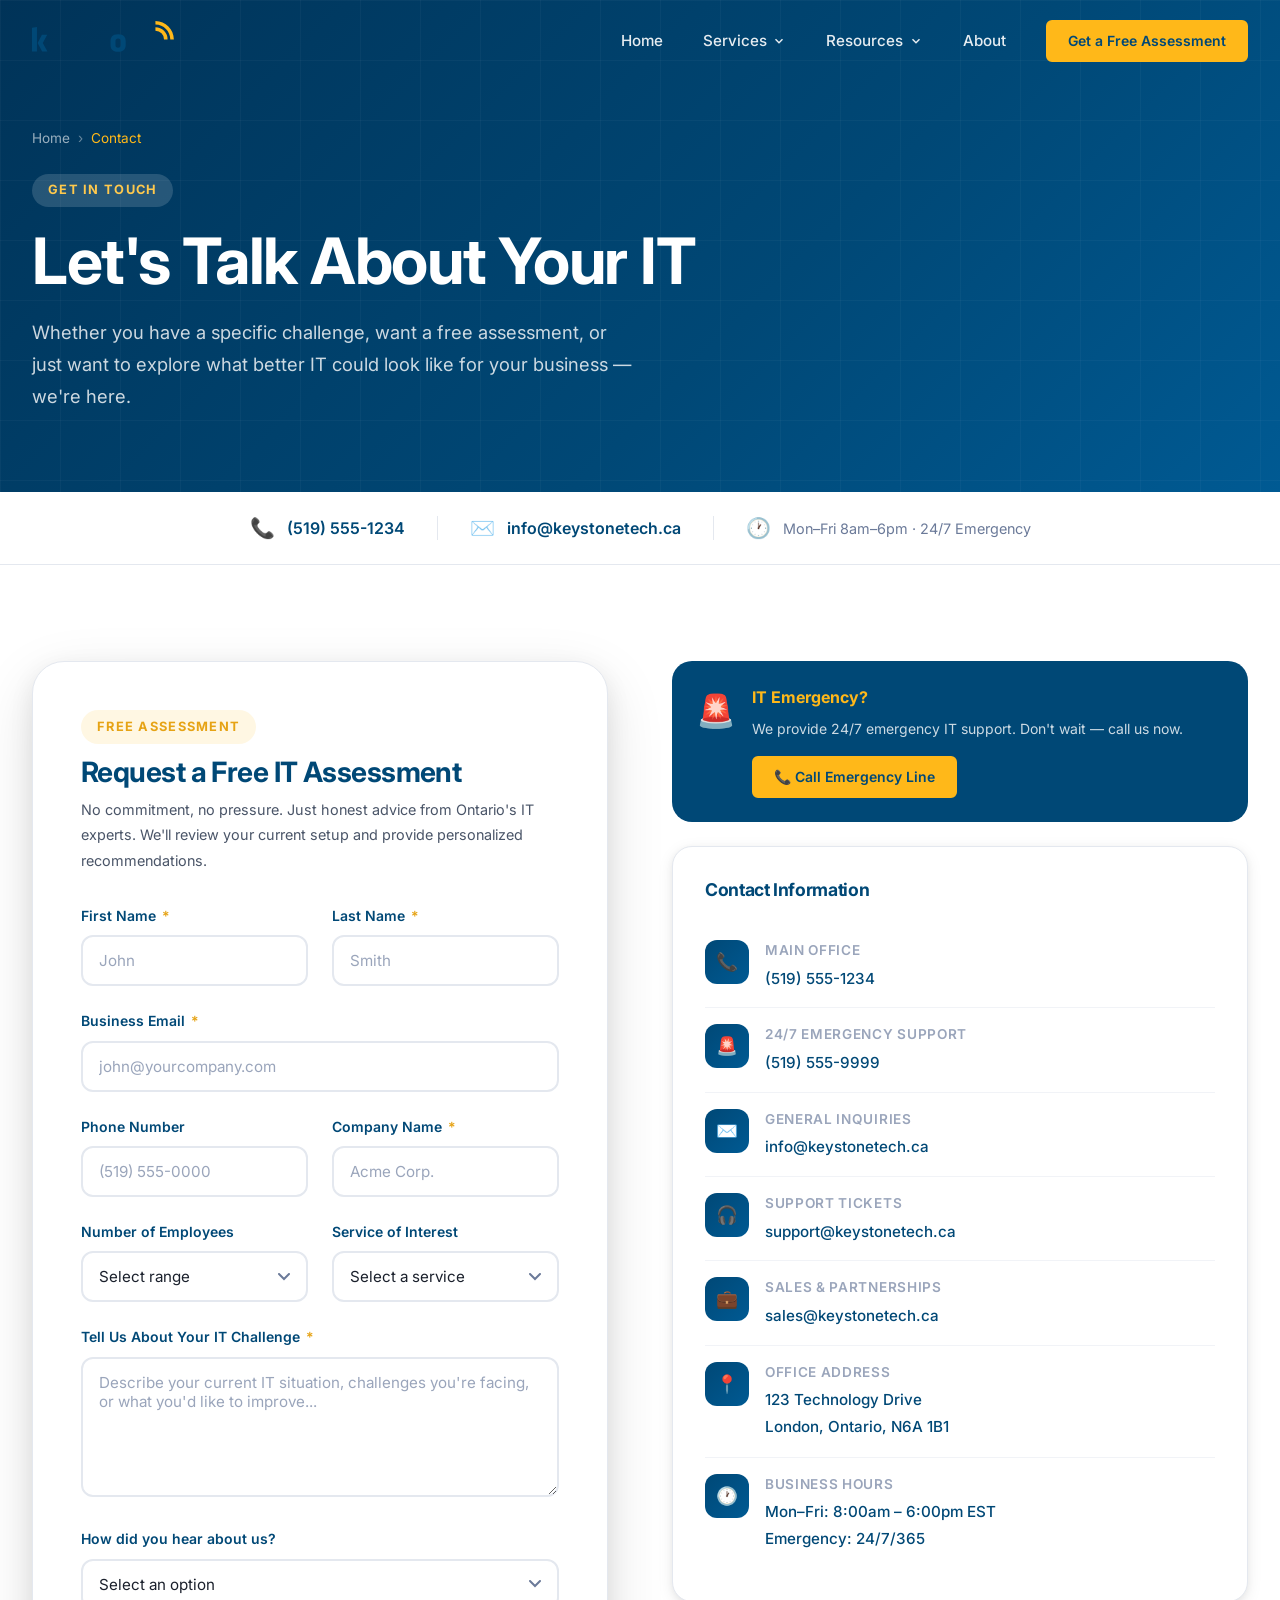
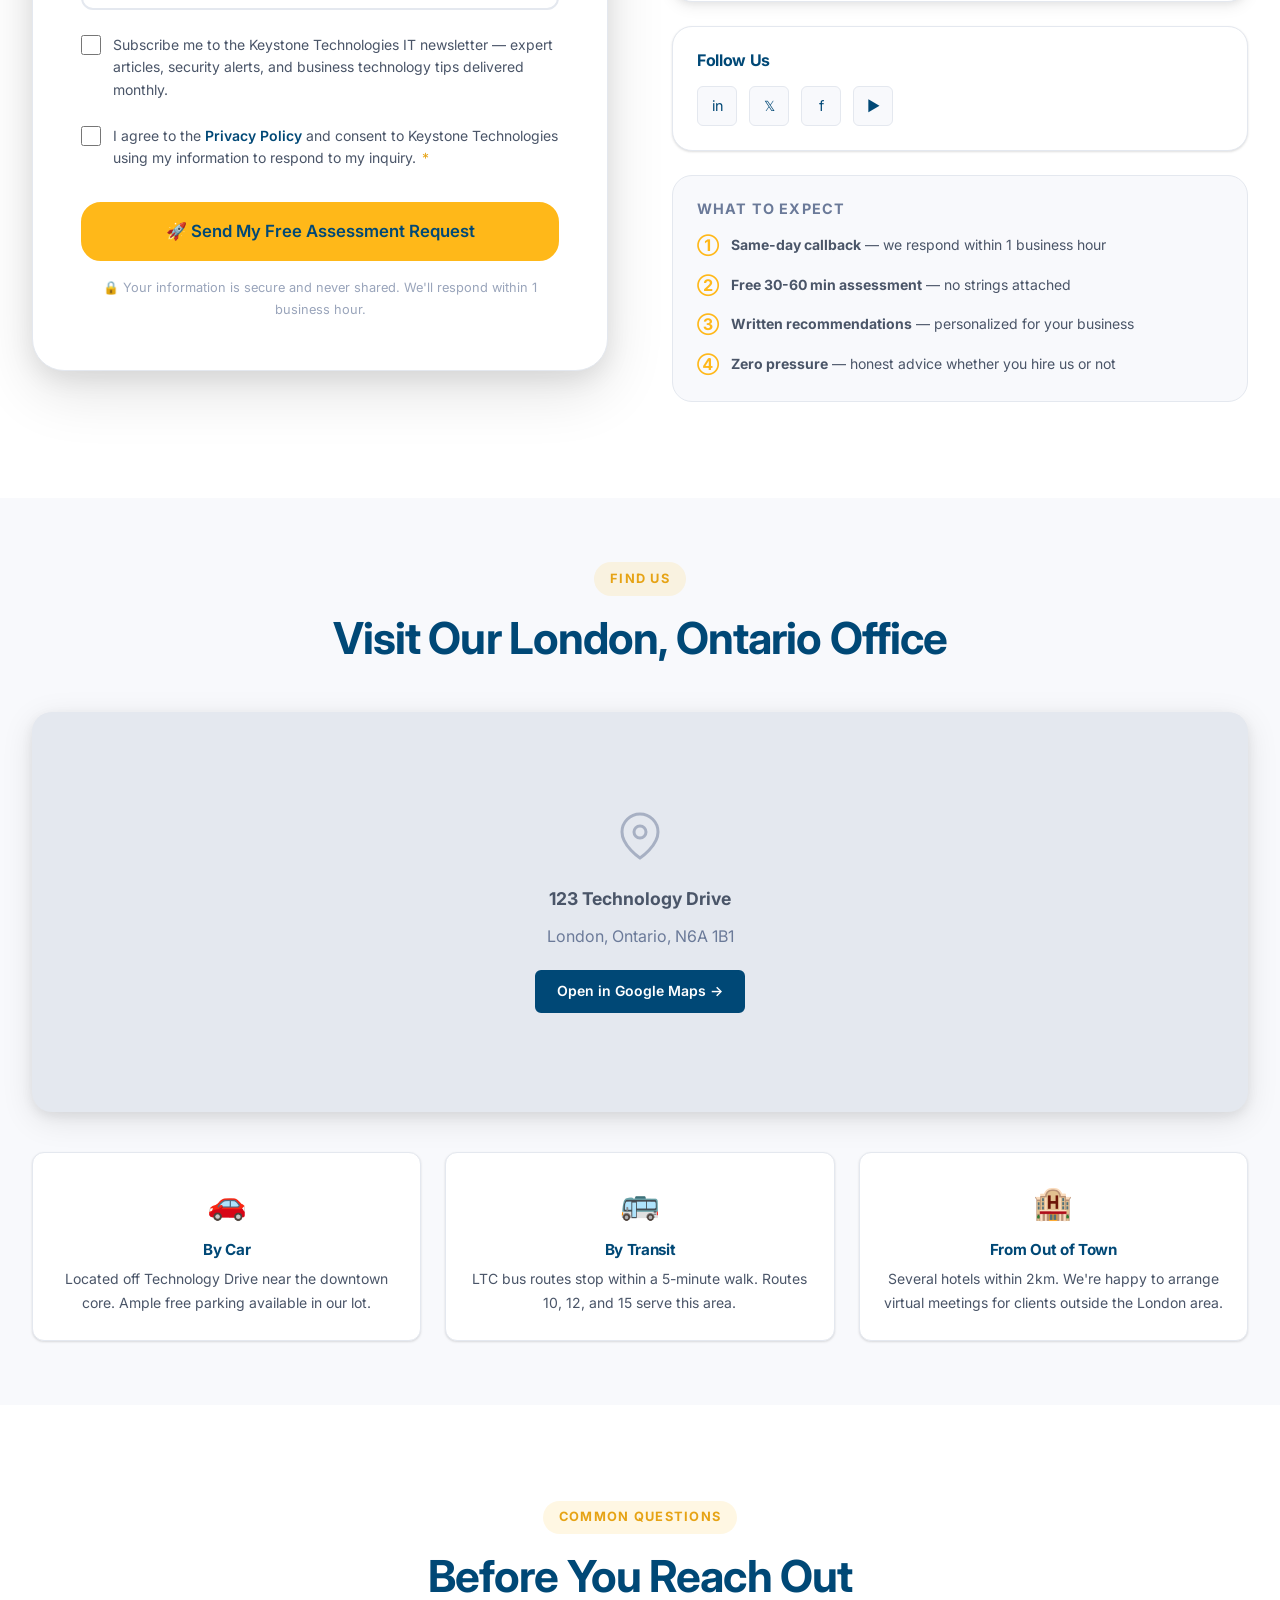
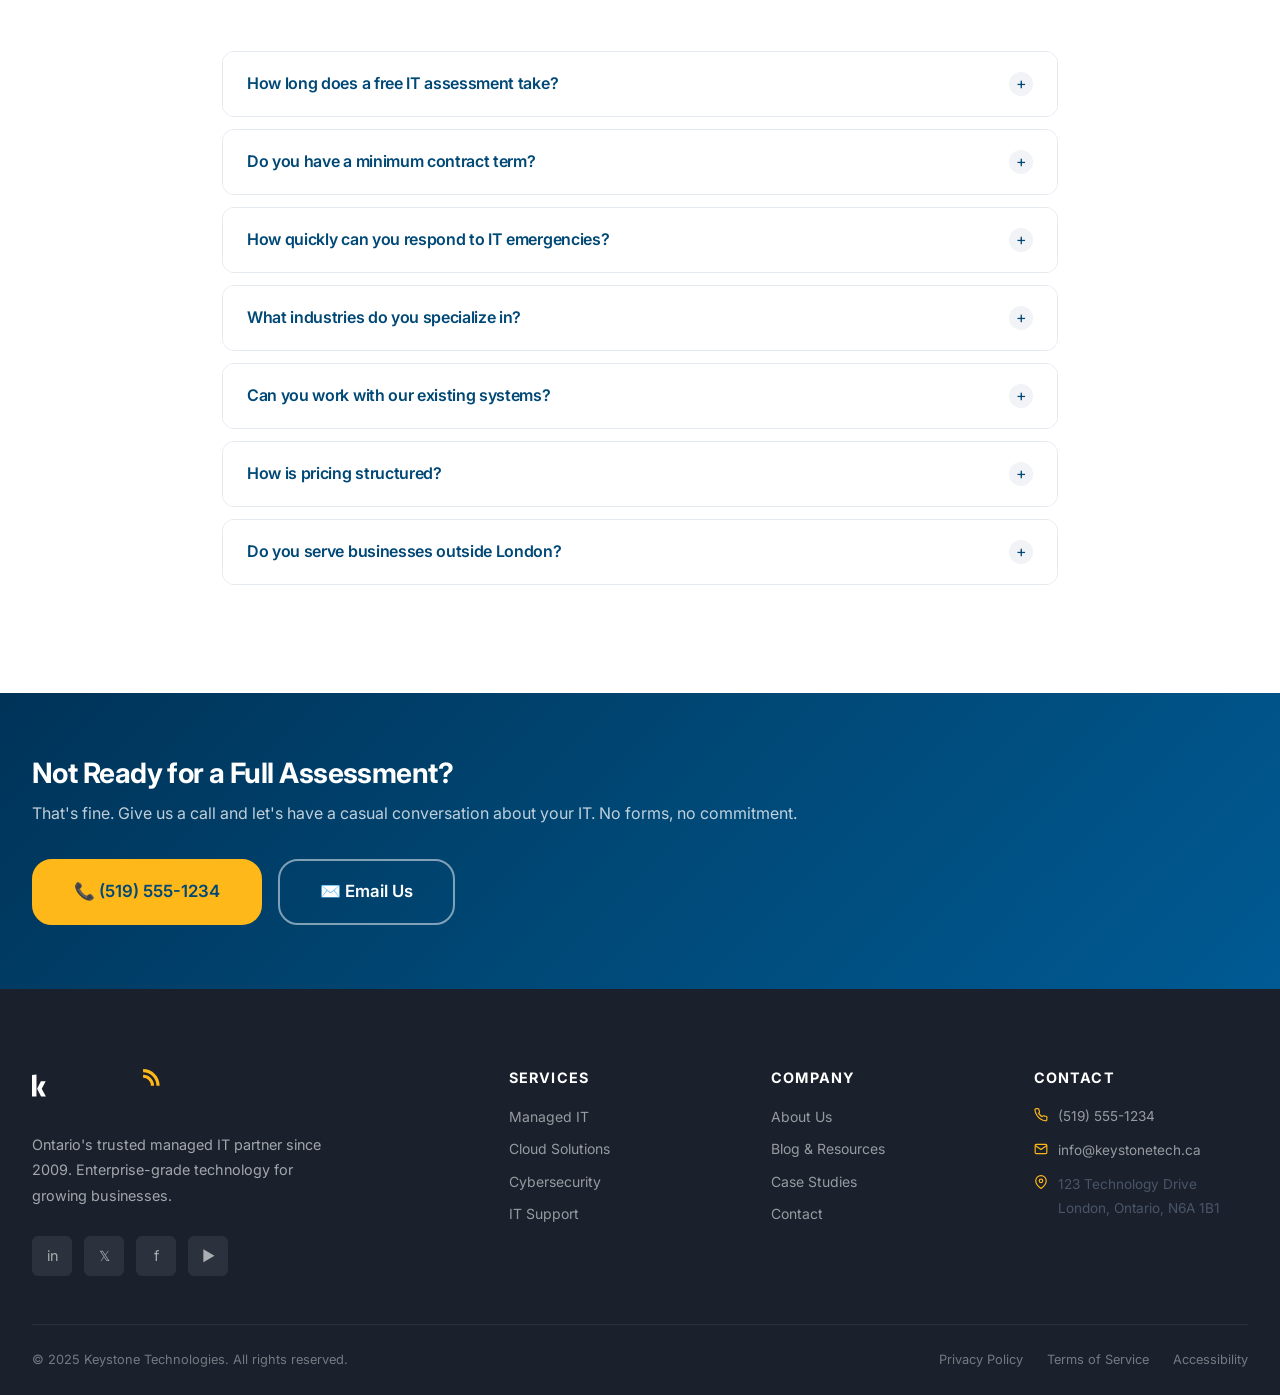
<file: contact.html>
<!DOCTYPE html>
<html lang="en">
<head>
  <meta charset="UTF-8" />
  <meta name="viewport" content="width=device-width, initial-scale=1.0" />
  <title>Contact Us — Get Your Free IT Assessment | Keystone Technologies</title>
  <meta name="description" content="Contact Keystone Technologies for a free IT assessment. Phone, email, or form — our team in London, Ontario is ready to help your business thrive." />
  <link rel="preconnect" href="https://fonts.googleapis.com" />
  <link rel="preconnect" href="https://fonts.gstatic.com" crossorigin />
  <link href="https://fonts.googleapis.com/css2?family=Inter:wght@400;500;600;700;800;900&display=swap" rel="stylesheet" />
  <link rel="stylesheet" href="styles.css" />
  <link rel="icon" type="image/svg+xml" href="assets/images/logo.svg" />
</head>
<body>
<a class="skip-link" href="#main">Skip to main content</a>

<nav id="navbar" role="navigation" aria-label="Main navigation">
  <div class="nav-inner">
    <a href="index.html" class="nav-logo nav-logo-dark" aria-label="Keystone Technologies Home">
      <svg xmlns="http://www.w3.org/2000/svg" viewBox="0 0 739.55 208.54" aria-hidden="true"><defs><style>.kna{fill:#004876;}.knb{fill:#ffb819;}</style></defs><path class="kna" d="M0,158.83V35.43l25.9-3.6v127H0ZM51.63,71.21h27.7l-23,43.54,24.1,44.07H52.7L29.32,114.75Z"/><path class="kna" d="M409.4,125.19V104.86c0-18,8.45-35.44,39.58-35.44s39.58,17.45,39.58,35.44v20.33c0,18-8.46,35.45-39.58,35.45s-39.58-17.45-39.58-35.45m53.24,0.72V104.14c0-8.27-4.31-13-13.67-13s-13.67,4.68-13.67,13v21.77c0,8.27,4.32,12.94,13.67,12.94s13.67-4.67,13.67-12.94"/><path class="knb" d="M688.44,96.36a44.88,44.88,0,0,0-13.15-31.94,44.43,44.43,0,0,0-31.72-13.2V32.74a63.54,63.54,0,0,1,63.35,63.61H688.44Z"/><path class="knb" d="M721.09,96.38c0-43-34.76-77.91-77.49-77.91V0c52.9,0,95.95,43.22,95.95,96.38H721.09Z"/></svg>
    </a>
    <ul class="nav-menu" role="list">
      <li class="nav-item"><a href="index.html" class="nav-link">Home</a></li>
      <li class="nav-item">
        <a href="services.html" class="nav-link" aria-haspopup="true">Services <svg class="chevron" viewBox="0 0 24 24" fill="none" stroke="currentColor" stroke-width="2.5"><polyline points="6 9 12 15 18 9"/></svg></a>
        <div class="dropdown" role="menu">
          <a href="services.html#managed-it" class="dropdown-item"><div class="dropdown-icon">🖥️</div><div class="dropdown-item-text"><strong>Managed IT Services</strong><span>Proactive monitoring & support</span></div></a>
          <a href="services.html#cloud" class="dropdown-item"><div class="dropdown-icon">☁️</div><div class="dropdown-item-text"><strong>Cloud Solutions</strong><span>Microsoft 365, Azure & migration</span></div></a>
          <a href="services.html#cybersecurity" class="dropdown-item"><div class="dropdown-icon">🔒</div><div class="dropdown-item-text"><strong>Cybersecurity</strong><span>EDR, MDR & assessments</span></div></a>
          <a href="services.html#support" class="dropdown-item"><div class="dropdown-icon">🎧</div><div class="dropdown-item-text"><strong>IT Support</strong><span>Help desk & on-site</span></div></a>
        </div>
      </li>
      <li class="nav-item">
        <a href="resources.html" class="nav-link" aria-haspopup="true">Resources <svg class="chevron" viewBox="0 0 24 24" fill="none" stroke="currentColor" stroke-width="2.5"><polyline points="6 9 12 15 18 9"/></svg></a>
        <div class="dropdown" role="menu">
          <a href="resources.html#blog" class="dropdown-item"><div class="dropdown-icon">📝</div><div class="dropdown-item-text"><strong>Blog & Articles</strong><span>47 expert articles</span></div></a>
          <a href="case-studies.html" class="dropdown-item"><div class="dropdown-icon">📊</div><div class="dropdown-item-text"><strong>Case Studies</strong><span>Client success stories</span></div></a>
        </div>
      </li>
      <li class="nav-item"><a href="about.html" class="nav-link">About</a></li>
      <li class="nav-item nav-cta"><a href="#contact-form" class="btn btn-primary btn-sm">Get a Free Assessment</a></li>
    </ul>
    <button class="hamburger" aria-label="Toggle navigation" aria-expanded="false"><span></span><span></span><span></span></button>
  </div>
</nav>

<div class="mobile-nav" role="dialog" aria-label="Mobile navigation">
  <div class="mobile-nav-item"><a href="index.html" class="mobile-nav-link">Home</a></div>
  <div class="mobile-nav-item"><a href="services.html" class="mobile-nav-link">Services</a></div>
  <div class="mobile-nav-item"><a href="resources.html" class="mobile-nav-link">Resources</a></div>
  <div class="mobile-nav-item"><a href="about.html" class="mobile-nav-link">About</a></div>
  <div class="mobile-nav-item"><a href="contact.html" class="mobile-nav-link">Contact</a></div>
  <div style="padding: 2rem 0;"><a href="#contact-form" class="btn btn-primary" style="width:100%;justify-content:center;">Get a Free Assessment</a></div>
</div>

<main id="main">

<div class="page-hero">
  <div class="container">
    <div class="page-hero-content">
      <nav class="breadcrumb" aria-label="Breadcrumb">
        <a href="index.html">Home</a><span>›</span><span class="current">Contact</span>
      </nav>
      <div class="section-label light">Get in Touch</div>
      <h1>Let's Talk About Your IT</h1>
      <p>Whether you have a specific challenge, want a free assessment, or just want to explore what better IT could look like for your business — we're here.</p>
    </div>
  </div>
</div>

<!-- Quick Contact Bar -->
<div style="background: white; border-bottom: 1px solid var(--gray-200); padding: 1.25rem 0;">
  <div class="container">
    <div style="display:flex; gap:2rem; flex-wrap:wrap; justify-content:center; align-items:center;">
      <a href="tel:+15195551234" style="display:flex; align-items:center; gap:0.75rem; font-weight:600; color: var(--navy); font-size:1rem;">
        <span style="font-size:1.25rem;">📞</span>
        (519) 555-1234
      </a>
      <div style="width:1px; height:24px; background:var(--gray-200);"></div>
      <a href="mailto:info@keystonetech.ca" style="display:flex; align-items:center; gap:0.75rem; font-weight:600; color: var(--navy); font-size:1rem;">
        <span style="font-size:1.25rem;">✉️</span>
        info@keystonetech.ca
      </a>
      <div style="width:1px; height:24px; background:var(--gray-200);"></div>
      <div style="display:flex; align-items:center; gap:0.75rem; font-size:0.9rem; color: var(--gray-500);">
        <span style="font-size:1.25rem;">🕐</span>
        Mon–Fri 8am–6pm · 24/7 Emergency
      </div>
    </div>
  </div>
</div>

<!-- Main Contact Section -->
<section id="contact-section" aria-labelledby="contact-heading">
  <div class="container">
    <div class="grid-2" style="gap: 4rem; align-items: flex-start;">

      <!-- Contact Form -->
      <div id="contact-form-wrapper" class="contact-form-wrapper reveal">
        <div class="section-label" style="margin-bottom:0.75rem;">Free Assessment</div>
        <h2 id="contact-heading" style="font-size:1.75rem; margin-bottom:0.5rem;">Request a Free IT Assessment</h2>
        <p style="font-size:0.9rem; margin-bottom:2rem;">No commitment, no pressure. Just honest advice from Ontario's IT experts. We'll review your current setup and provide personalized recommendations.</p>

        <form id="contact-form" novalidate>
          <div class="form-fields">
            <div class="form-row">
              <div class="form-group">
                <label for="first-name">First Name <span class="required">*</span></label>
                <input type="text" id="first-name" name="first_name" placeholder="John" required autocomplete="given-name" />
              </div>
              <div class="form-group">
                <label for="last-name">Last Name <span class="required">*</span></label>
                <input type="text" id="last-name" name="last_name" placeholder="Smith" required autocomplete="family-name" />
              </div>
            </div>

            <div class="form-group">
              <label for="email">Business Email <span class="required">*</span></label>
              <input type="email" id="email" name="email" placeholder="john@yourcompany.com" required autocomplete="email" />
            </div>

            <div class="form-row">
              <div class="form-group">
                <label for="phone">Phone Number</label>
                <input type="tel" id="phone" name="phone" placeholder="(519) 555-0000" autocomplete="tel" />
              </div>
              <div class="form-group">
                <label for="company">Company Name <span class="required">*</span></label>
                <input type="text" id="company" name="company" placeholder="Acme Corp." required autocomplete="organization" />
              </div>
            </div>

            <div class="form-row">
              <div class="form-group">
                <label for="employees">Number of Employees</label>
                <select id="employees" name="employees">
                  <option value="">Select range</option>
                  <option value="1-10">1–10 employees</option>
                  <option value="11-25">11–25 employees</option>
                  <option value="26-50">26–50 employees</option>
                  <option value="51-100">51–100 employees</option>
                  <option value="101-250">101–250 employees</option>
                  <option value="251+">251+ employees</option>
                </select>
              </div>
              <div class="form-group">
                <label for="service">Service of Interest</label>
                <select id="service" name="service">
                  <option value="">Select a service</option>
                  <option value="managed-it">Managed IT Services</option>
                  <option value="cloud">Cloud Solutions</option>
                  <option value="cybersecurity">Cybersecurity</option>
                  <option value="support">IT Support</option>
                  <option value="assessment">Free IT Assessment</option>
                  <option value="all">Full IT Partnership</option>
                </select>
              </div>
            </div>

            <div class="form-group">
              <label for="message">Tell Us About Your IT Challenge <span class="required">*</span></label>
              <textarea id="message" name="message" placeholder="Describe your current IT situation, challenges you're facing, or what you'd like to improve..." required></textarea>
            </div>

            <div class="form-group">
              <label for="how-heard">How did you hear about us?</label>
              <select id="how-heard" name="how_heard">
                <option value="">Select an option</option>
                <option value="google">Google Search</option>
                <option value="referral">Client Referral</option>
                <option value="linkedin">LinkedIn</option>
                <option value="social">Social Media</option>
                <option value="event">Event / Conference</option>
                <option value="other">Other</option>
              </select>
            </div>

            <div class="form-group">
              <div class="form-checkbox">
                <input type="checkbox" id="newsletter" name="newsletter" value="yes" />
                <label for="newsletter">Subscribe me to the Keystone Technologies IT newsletter — expert articles, security alerts, and business technology tips delivered monthly.</label>
              </div>
            </div>

            <div class="form-group">
              <div class="form-checkbox">
                <input type="checkbox" id="privacy" name="privacy" value="yes" required />
                <label for="privacy">I agree to the <a href="#" style="color: var(--navy); font-weight:600;">Privacy Policy</a> and consent to Keystone Technologies using my information to respond to my inquiry. <span class="required">*</span></label>
              </div>
            </div>

            <button type="submit" class="btn btn-primary btn-lg" style="width:100%; justify-content:center; margin-top:0.5rem;">
              🚀 Send My Free Assessment Request
            </button>

            <p style="font-size:0.8rem; color: var(--gray-400); text-align:center; margin-top:1rem;">
              🔒 Your information is secure and never shared. We'll respond within 1 business hour.
            </p>
          </div>

          <!-- Success State -->
          <div id="form-success" class="form-success" style="display:none;" role="alert">
            <div class="success-icon">✅</div>
            <h3>Request Received!</h3>
            <p style="color: var(--text-muted); margin-bottom: 1.5rem;">Thank you! Your IT assessment request has been received. A Keystone specialist will contact you within 1 business hour.</p>
            <div style="background: var(--off-white); border-radius: var(--radius); padding: 1.25rem; margin-bottom: 1.5rem;">
              <p style="font-size:0.9rem; font-weight:600; color: var(--navy); margin-bottom:0.5rem;">What happens next?</p>
              <ol style="padding-left:1.25rem; font-size:0.875rem; color:var(--text-muted); display:flex; flex-direction:column; gap:0.375rem;">
                <li>Our team reviews your submission</li>
                <li>A specialist calls you within 1 business hour</li>
                <li>We schedule your free IT assessment (30–60 min)</li>
                <li>You receive a personalized IT recommendations report</li>
              </ol>
            </div>
            <a href="index.html" class="btn btn-secondary">← Back to Home</a>
          </div>
        </form>
      </div>

      <!-- Contact Info Sidebar -->
      <div class="reveal">
        <!-- Urgency Banner -->
        <div style="background: var(--navy); border-radius: var(--radius-lg); padding: 1.5rem; margin-bottom: 1.5rem; display: flex; align-items:flex-start; gap:1rem;">
          <span style="font-size:2rem;">🚨</span>
          <div>
            <strong style="color: var(--orange); display:block; font-size:1rem; margin-bottom:0.375rem;">IT Emergency?</strong>
            <p style="color:rgba(255,255,255,0.8); font-size:0.875rem; margin-bottom:0.875rem;">We provide 24/7 emergency IT support. Don't wait — call us now.</p>
            <a href="tel:+15195551234" class="btn btn-primary btn-sm">📞 Call Emergency Line</a>
          </div>
        </div>

        <div class="contact-info-card">
          <h3 style="font-size:1.1rem; margin-bottom:1.5rem;">Contact Information</h3>

          <div class="contact-info-item">
            <div class="contact-info-icon" aria-hidden="true">📞</div>
            <div class="contact-info-text">
              <strong>Main Office</strong>
              <a href="tel:+15195551234">(519) 555-1234</a>
            </div>
          </div>

          <div class="contact-info-item">
            <div class="contact-info-icon" aria-hidden="true">🚨</div>
            <div class="contact-info-text">
              <strong>24/7 Emergency Support</strong>
              <a href="tel:+15195559999">(519) 555-9999</a>
            </div>
          </div>

          <div class="contact-info-item">
            <div class="contact-info-icon" aria-hidden="true">✉️</div>
            <div class="contact-info-text">
              <strong>General Inquiries</strong>
              <a href="mailto:info@keystonetech.ca">info@keystonetech.ca</a>
            </div>
          </div>

          <div class="contact-info-item">
            <div class="contact-info-icon" aria-hidden="true">🎧</div>
            <div class="contact-info-text">
              <strong>Support Tickets</strong>
              <a href="mailto:support@keystonetech.ca">support@keystonetech.ca</a>
            </div>
          </div>

          <div class="contact-info-item">
            <div class="contact-info-icon" aria-hidden="true">💼</div>
            <div class="contact-info-text">
              <strong>Sales & Partnerships</strong>
              <a href="mailto:sales@keystonetech.ca">sales@keystonetech.ca</a>
            </div>
          </div>

          <div class="contact-info-item">
            <div class="contact-info-icon" aria-hidden="true">📍</div>
            <div class="contact-info-text">
              <strong>Office Address</strong>
              <p>123 Technology Drive<br/>London, Ontario, N6A 1B1</p>
            </div>
          </div>

          <div class="contact-info-item">
            <div class="contact-info-icon" aria-hidden="true">🕐</div>
            <div class="contact-info-text">
              <strong>Business Hours</strong>
              <p>Mon–Fri: 8:00am – 6:00pm EST<br/>Emergency: 24/7/365</p>
            </div>
          </div>
        </div>

        <!-- Social Links -->
        <div style="background: white; border: 1px solid var(--gray-200); border-radius: var(--radius-lg); padding: 1.5rem; margin-top:1.5rem; box-shadow: var(--shadow-sm);">
          <h4 style="font-size:1rem; margin-bottom:1rem;">Follow Us</h4>
          <div style="display:flex; gap:0.75rem;">
            <a href="#" class="social-link" style="background: var(--off-white); color: var(--navy); border: 1px solid var(--gray-200);" aria-label="LinkedIn">in</a>
            <a href="#" class="social-link" style="background: var(--off-white); color: var(--navy); border: 1px solid var(--gray-200);" aria-label="Twitter">𝕏</a>
            <a href="#" class="social-link" style="background: var(--off-white); color: var(--navy); border: 1px solid var(--gray-200);" aria-label="Facebook">f</a>
            <a href="#" class="social-link" style="background: var(--off-white); color: var(--navy); border: 1px solid var(--gray-200);" aria-label="YouTube">▶</a>
          </div>
        </div>

        <!-- Trust Signals -->
        <div style="background: var(--off-white); border-radius: var(--radius-lg); padding: 1.5rem; margin-top:1.5rem; border: 1px solid var(--gray-200);">
          <h4 style="font-size:0.9rem; color: var(--gray-500); text-transform:uppercase; letter-spacing:0.08em; margin-bottom:1rem; font-weight:700;">What to Expect</h4>
          <div style="display:flex; flex-direction:column; gap:0.875rem;">
            <div style="display:flex; gap:0.75rem; align-items:flex-start;">
              <span style="color: var(--orange); font-weight:700; font-size:1rem; min-width:20px;">①</span>
              <p style="font-size:0.875rem; margin:0;"><strong>Same-day callback</strong> — we respond within 1 business hour</p>
            </div>
            <div style="display:flex; gap:0.75rem; align-items:flex-start;">
              <span style="color: var(--orange); font-weight:700; font-size:1rem; min-width:20px;">②</span>
              <p style="font-size:0.875rem; margin:0;"><strong>Free 30-60 min assessment</strong> — no strings attached</p>
            </div>
            <div style="display:flex; gap:0.75rem; align-items:flex-start;">
              <span style="color: var(--orange); font-weight:700; font-size:1rem; min-width:20px;">③</span>
              <p style="font-size:0.875rem; margin:0;"><strong>Written recommendations</strong> — personalized for your business</p>
            </div>
            <div style="display:flex; gap:0.75rem; align-items:flex-start;">
              <span style="color: var(--orange); font-weight:700; font-size:1rem; min-width:20px;">④</span>
              <p style="font-size:0.875rem; margin:0;"><strong>Zero pressure</strong> — honest advice whether you hire us or not</p>
            </div>
          </div>
        </div>
      </div>
    </div>
  </div>
</section>

<!-- Map Section -->
<section class="bg-off-white section-sm" aria-labelledby="location-heading">
  <div class="container">
    <div class="section-intro text-center reveal">
      <div class="section-label">Find Us</div>
      <h2 id="location-heading">Visit Our London, Ontario Office</h2>
    </div>
    <div class="map-container reveal" aria-label="Map showing Keystone Technologies office in London, Ontario">
      <div class="map-placeholder">
        <svg xmlns="http://www.w3.org/2000/svg" viewBox="0 0 24 24" fill="none" stroke="currentColor" stroke-width="1.5" aria-hidden="true"><path d="M21 10c0 7-9 13-9 13s-9-6-9-13a9 9 0 0 1 18 0z"/><circle cx="12" cy="10" r="3"/></svg>
        <p style="font-weight:700; font-size:1.1rem; margin-bottom:0.5rem;">123 Technology Drive</p>
        <p style="color:var(--gray-500);">London, Ontario, N6A 1B1</p>
        <a href="https://maps.google.com/?q=123+Technology+Drive+London+Ontario" target="_blank" rel="noopener" class="btn btn-sm btn-secondary" style="margin-top:1.25rem;">
          Open in Google Maps →
        </a>
      </div>
    </div>

    <!-- Directions -->
    <div class="grid-3 reveal" style="margin-top: 2.5rem; gap: 1.5rem;">
      <div style="text-align:center; padding: 1.5rem; background: white; border-radius: var(--radius); box-shadow: var(--shadow-sm); border: 1px solid var(--gray-200);">
        <div style="font-size:2rem; margin-bottom:0.75rem;">🚗</div>
        <h4 style="font-size:0.95rem; margin-bottom:0.5rem;">By Car</h4>
        <p style="font-size:0.875rem;">Located off Technology Drive near the downtown core. Ample free parking available in our lot.</p>
      </div>
      <div style="text-align:center; padding: 1.5rem; background: white; border-radius: var(--radius); box-shadow: var(--shadow-sm); border: 1px solid var(--gray-200);">
        <div style="font-size:2rem; margin-bottom:0.75rem;">🚌</div>
        <h4 style="font-size:0.95rem; margin-bottom:0.5rem;">By Transit</h4>
        <p style="font-size:0.875rem;">LTC bus routes stop within a 5-minute walk. Routes 10, 12, and 15 serve this area.</p>
      </div>
      <div style="text-align:center; padding: 1.5rem; background: white; border-radius: var(--radius); box-shadow: var(--shadow-sm); border: 1px solid var(--gray-200);">
        <div style="font-size:2rem; margin-bottom:0.75rem;">🏨</div>
        <h4 style="font-size:0.95rem; margin-bottom:0.5rem;">From Out of Town</h4>
        <p style="font-size:0.875rem;">Several hotels within 2km. We're happy to arrange virtual meetings for clients outside the London area.</p>
      </div>
    </div>
  </div>
</section>

<!-- FAQ -->
<section aria-labelledby="faq-heading">
  <div class="container container-sm">
    <div class="section-intro text-center reveal">
      <div class="section-label">Common Questions</div>
      <h2 id="faq-heading">Before You Reach Out</h2>
    </div>
    <div class="accordion reveal">
      <div class="accordion-item">
        <div class="accordion-header"><h4>How long does a free IT assessment take?</h4><div class="accordion-icon">+</div></div>
        <div class="accordion-body"><p>Our free IT assessment typically takes 30–60 minutes. We'll do a brief discovery call to understand your current setup and challenges, then review your key systems and provide a written report of our findings and recommendations within 2 business days.</p></div>
      </div>
      <div class="accordion-item">
        <div class="accordion-header"><h4>Do you have a minimum contract term?</h4><div class="accordion-icon">+</div></div>
        <div class="accordion-body"><p>Our standard managed services agreements are 12 months, which allows us to plan and deliver consistent service. However, we also offer month-to-month options. We'll recommend the right fit based on your needs during the discovery call.</p></div>
      </div>
      <div class="accordion-item">
        <div class="accordion-header"><h4>How quickly can you respond to IT emergencies?</h4><div class="accordion-icon">+</div></div>
        <div class="accordion-body"><p>For managed services clients, our average response time for critical issues is under 15 minutes, 24/7. Emergency on-site dispatch is typically within 2 hours in the London area. For new clients with a business emergency, call our emergency line at (519) 555-9999.</p></div>
      </div>
      <div class="accordion-item">
        <div class="accordion-header"><h4>What industries do you specialize in?</h4><div class="accordion-icon">+</div></div>
        <div class="accordion-body"><p>We serve businesses across all industries in Ontario, with particular expertise in healthcare, legal, financial services, manufacturing, professional services, and retail. Our compliance knowledge covers PIPEDA, healthcare privacy, and financial regulations.</p></div>
      </div>
      <div class="accordion-item">
        <div class="accordion-header"><h4>Can you work with our existing systems?</h4><div class="accordion-icon">+</div></div>
        <div class="accordion-body"><p>Yes, absolutely. We start by understanding and optimizing what you have. If replacements are needed, we provide honest recommendations without upselling. We work with all major vendors and technologies, from Microsoft to Cisco to custom line-of-business applications.</p></div>
      </div>
      <div class="accordion-item">
        <div class="accordion-header"><h4>How is pricing structured?</h4><div class="accordion-icon">+</div></div>
        <div class="accordion-body"><p>Our managed services are priced as a flat monthly fee per user or device, giving you complete cost predictability. No surprise bills for routine support. Project work (migrations, deployments) is quoted separately. We'll provide a detailed proposal after the free assessment.</p></div>
      </div>
      <div class="accordion-item">
        <div class="accordion-header"><h4>Do you serve businesses outside London?</h4><div class="accordion-icon">+</div></div>
        <div class="accordion-body"><p>Yes! We serve businesses across Ontario, including Kitchener-Waterloo, Windsor, Sarnia, Stratford, and Toronto. Remote support is available province-wide. On-site support is primarily focused in southwestern Ontario.</p></div>
      </div>
    </div>
  </div>
</section>

<!-- Bottom CTA -->
<section class="bg-navy-gradient section-sm" aria-labelledby="contact-cta">
  <div class="container">
    <div style="display:flex; align-items:center; justify-content:space-between; flex-wrap:wrap; gap:2rem;">
      <div class="reveal">
        <h2 id="contact-cta" style="color:white; font-size:1.75rem; margin-bottom:0.5rem;">Not Ready for a Full Assessment?</h2>
        <p style="color:rgba(255,255,255,0.75);">That's fine. Give us a call and let's have a casual conversation about your IT. No forms, no commitment.</p>
      </div>
      <div class="reveal" style="display:flex; gap:1rem; flex-wrap:wrap;">
        <a href="tel:+15195551234" class="btn btn-primary btn-lg">📞 (519) 555-1234</a>
        <a href="mailto:info@keystonetech.ca" class="btn btn-outline btn-lg">✉️ Email Us</a>
      </div>
    </div>
  </div>
</section>

</main>

<footer role="contentinfo">
  <div class="container">
    <div class="footer-top">
      <div class="footer-brand">
        <svg xmlns="http://www.w3.org/2000/svg" viewBox="0 0 739.55 208.54" height="36" aria-label="Keystone Technologies" aria-hidden="true"><defs><style>.fkf1{fill:#fff;}.fkf2{fill:#ffb819;}</style></defs><path class="fkf1" d="M0,158.83V35.43l25.9-3.6v127H0ZM51.63,71.21h27.7l-23,43.54,24.1,44.07H52.7L29.32,114.75Z"/><path class="fkf2" d="M688.44,96.36a44.88,44.88,0,0,0-13.15-31.94,44.43,44.43,0,0,0-31.72-13.2V32.74a63.54,63.54,0,0,1,63.35,63.61H688.44Z"/><path class="fkf2" d="M721.09,96.38c0-43-34.76-77.91-77.49-77.91V0c52.9,0,95.95,43.22,95.95,96.38H721.09Z"/></svg>
        <p>Ontario's trusted managed IT partner since 2009. Enterprise-grade technology for growing businesses.</p>
        <div class="footer-social"><a href="#" class="social-link" aria-label="LinkedIn">in</a><a href="#" class="social-link" aria-label="Twitter">𝕏</a><a href="#" class="social-link" aria-label="Facebook">f</a><a href="#" class="social-link" aria-label="YouTube">▶</a></div>
      </div>
      <div class="footer-col"><h5>Services</h5><nav class="footer-links"><a href="services.html#managed-it">Managed IT</a><a href="services.html#cloud">Cloud Solutions</a><a href="services.html#cybersecurity">Cybersecurity</a><a href="services.html#support">IT Support</a></nav></div>
      <div class="footer-col"><h5>Company</h5><nav class="footer-links"><a href="about.html">About Us</a><a href="resources.html">Blog & Resources</a><a href="case-studies.html">Case Studies</a><a href="contact.html">Contact</a></nav></div>
      <div class="footer-col">
        <h5>Contact</h5>
        <div class="footer-contact-items">
          <div class="footer-contact-item"><svg xmlns="http://www.w3.org/2000/svg" viewBox="0 0 24 24" fill="none" stroke="currentColor" stroke-width="2" aria-hidden="true"><path d="M22 16.92v3a2 2 0 0 1-2.18 2 19.79 19.79 0 0 1-8.63-3.07A19.5 19.5 0 0 1 4.69 12 19.79 19.79 0 0 1 1.61 3.41 2 2 0 0 1 3.6 1.21h3a2 2 0 0 1 2 1.72c.127.96.361 1.903.7 2.81a2 2 0 0 1-.45 2.11L7.91 8.81a16 16 0 0 0 6 6l.91-.91a2 2 0 0 1 2.11-.45c.907.339 1.85.573 2.81.7A2 2 0 0 1 22 16.92z"/></svg><a href="tel:+15195551234">(519) 555-1234</a></div>
          <div class="footer-contact-item"><svg xmlns="http://www.w3.org/2000/svg" viewBox="0 0 24 24" fill="none" stroke="currentColor" stroke-width="2" aria-hidden="true"><path d="M4 4h16c1.1 0 2 .9 2 2v12c0 1.1-.9 2-2 2H4c-1.1 0-2-.9-2-2V6c0-1.1.9-2 2-2z"/><polyline points="22,6 12,13 2,6"/></svg><a href="mailto:info@keystonetech.ca">info@keystonetech.ca</a></div>
          <div class="footer-contact-item"><svg xmlns="http://www.w3.org/2000/svg" viewBox="0 0 24 24" fill="none" stroke="currentColor" stroke-width="2" aria-hidden="true"><path d="M21 10c0 7-9 13-9 13s-9-6-9-13a9 9 0 0 1 18 0z"/><circle cx="12" cy="10" r="3"/></svg><p>123 Technology Drive<br/>London, Ontario, N6A 1B1</p></div>
        </div>
      </div>
    </div>
  </div>
  <div class="container"><div class="footer-bottom"><p>© 2025 Keystone Technologies. All rights reserved.</p><div class="footer-bottom-links"><a href="#">Privacy Policy</a><a href="#">Terms of Service</a><a href="#">Accessibility</a></div></div></div>
</footer>

<button id="back-to-top" aria-label="Back to top">↑</button>
<script src="script.js"></script>
</body>
</html>
</file>
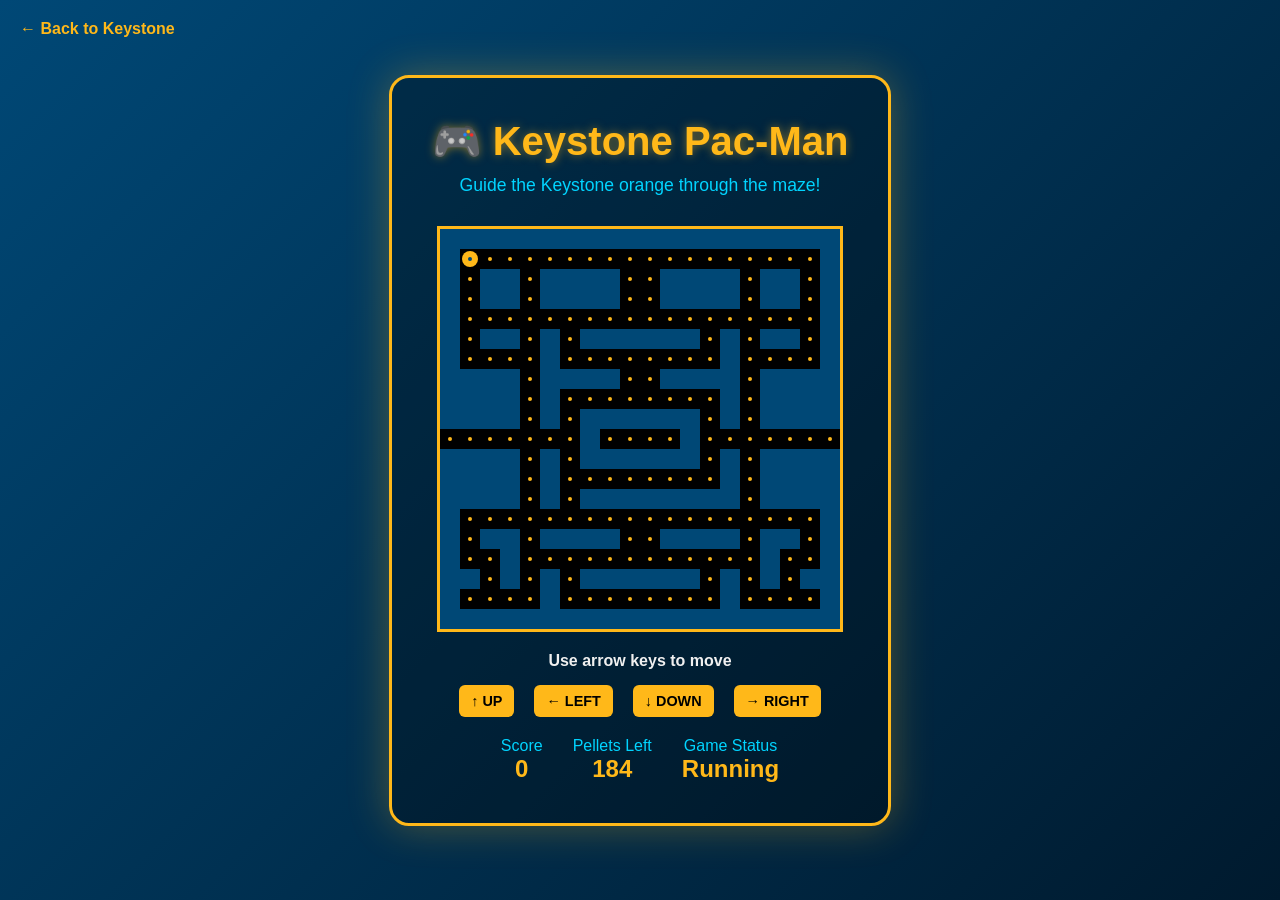
<file: pacman.html>
<!DOCTYPE html>
<html lang="en">
<head>
  <meta charset="UTF-8" />
  <meta name="viewport" content="width=device-width, initial-scale=1.0" />
  <title>Keystone Pac-Man — Eat the Pellets!</title>
  <style>
    * {
      margin: 0;
      padding: 0;
      box-sizing: border-box;
    }

    body {
      background: linear-gradient(135deg, #004876 0%, #001a2e 100%);
      min-height: 100vh;
      display: flex;
      flex-direction: column;
      align-items: center;
      justify-content: center;
      font-family: 'Arial', sans-serif;
      overflow: hidden;
    }

    .game-container {
      text-align: center;
      background: rgba(0, 0, 0, 0.3);
      padding: 40px;
      border-radius: 20px;
      border: 3px solid #ffb819;
      box-shadow: 0 0 40px rgba(255, 184, 25, 0.3);
    }

    h1 {
      color: #ffb819;
      margin-bottom: 10px;
      font-size: 2.5rem;
      text-shadow: 0 0 10px rgba(255, 184, 25, 0.5);
    }

    .subtitle {
      color: #00d4ff;
      margin-bottom: 30px;
      font-size: 1.1rem;
    }

    #gameCanvas {
      border: 3px solid #ffb819;
      background: #000;
      display: block;
      margin: 0 auto 20px;
      image-rendering: pixelated;
      cursor: none;
    }

    .controls {
      color: #f0f0f0;
      margin-top: 20px;
      font-size: 1rem;
    }

    .control-keys {
      display: flex;
      gap: 20px;
      justify-content: center;
      margin-top: 15px;
      flex-wrap: wrap;
    }

    .key {
      background: #ffb819;
      color: #000;
      padding: 8px 12px;
      border-radius: 6px;
      font-weight: bold;
      font-size: 0.9rem;
    }

    .stats {
      display: flex;
      gap: 30px;
      justify-content: center;
      margin-top: 20px;
      color: #00d4ff;
      font-size: 1rem;
    }

    .stat-item {
      display: flex;
      flex-direction: column;
      align-items: center;
    }

    .stat-value {
      font-size: 1.5rem;
      color: #ffb819;
      font-weight: bold;
    }

    .back-link {
      position: absolute;
      top: 20px;
      left: 20px;
      color: #ffb819;
      text-decoration: none;
      font-weight: bold;
      transition: color 0.3s;
    }

    .back-link:hover {
      color: #00d4ff;
    }

    @media (max-width: 768px) {
      .game-container {
        padding: 20px;
      }

      h1 {
        font-size: 1.8rem;
      }

      #gameCanvas {
        max-width: 100%;
        height: auto;
      }

      .stats {
        flex-direction: column;
        gap: 10px;
      }
    }
  </style>
</head>
<body>

<a href="index.html" class="back-link">← Back to Keystone</a>

<div class="game-container">
  <h1>🎮 Keystone Pac-Man</h1>
  <p class="subtitle">Guide the Keystone orange through the maze!</p>
  
  <canvas id="gameCanvas" width="400" height="400"></canvas>

  <div class="controls">
    <p><strong>Use arrow keys to move</strong></p>
    <div class="control-keys">
      <span class="key">↑ UP</span>
      <span class="key">← LEFT</span>
      <span class="key">↓ DOWN</span>
      <span class="key">→ RIGHT</span>
    </div>
  </div>

  <div class="stats">
    <div class="stat-item">
      <span>Score</span>
      <span class="stat-value" id="score">0</span>
    </div>
    <div class="stat-item">
      <span>Pellets Left</span>
      <span class="stat-value" id="pelletsLeft">0</span>
    </div>
    <div class="stat-item">
      <span>Game Status</span>
      <span class="stat-value" id="status">Running</span>
    </div>
  </div>
</div>

<script>
  const canvas = document.getElementById('gameCanvas');
  const ctx = canvas.getContext('2d');
  
  const TILE_SIZE = 20;
  const COLS = canvas.width / TILE_SIZE;
  const ROWS = canvas.height / TILE_SIZE;
  
  // Game variables
  let score = 0;
  let pelletsEaten = 0;
  let gameActive = true;

  // Player (orange Keystone color)
  let player = {
    x: 1,
    y: 1,
    dx: 0,
    dy: 0,
    nextDx: 0,
    nextDy: 0,
    size: 0.8
  };

  // Maze (0 = path, 1 = wall)
  const maze = [
    [1,1,1,1,1,1,1,1,1,1,1,1,1,1,1,1,1,1,1,1],
    [1,0,0,0,0,0,0,0,0,0,0,0,0,0,0,0,0,0,0,1],
    [1,0,1,1,0,1,1,1,1,0,0,1,1,1,1,0,1,1,0,1],
    [1,0,1,1,0,1,1,1,1,0,0,1,1,1,1,0,1,1,0,1],
    [1,0,0,0,0,0,0,0,0,0,0,0,0,0,0,0,0,0,0,1],
    [1,0,1,1,0,1,0,1,1,1,1,1,1,0,1,0,1,1,0,1],
    [1,0,0,0,0,1,0,0,0,0,0,0,0,0,1,0,0,0,0,1],
    [1,1,1,1,0,1,1,1,1,0,0,1,1,1,1,0,1,1,1,1],
    [1,1,1,1,0,1,0,0,0,0,0,0,0,0,1,0,1,1,1,1],
    [1,1,1,1,0,1,0,1,1,1,1,1,1,0,1,0,1,1,1,1],
    [0,0,0,0,0,0,0,1,0,0,0,0,1,0,0,0,0,0,0,0],
    [1,1,1,1,0,1,0,1,1,1,1,1,1,0,1,0,1,1,1,1],
    [1,1,1,1,0,1,0,0,0,0,0,0,0,0,1,0,1,1,1,1],
    [1,1,1,1,0,1,0,1,1,1,1,1,1,1,1,0,1,1,1,1],
    [1,0,0,0,0,0,0,0,0,0,0,0,0,0,0,0,0,0,0,1],
    [1,0,1,1,0,1,1,1,1,0,0,1,1,1,1,0,1,1,0,1],
    [1,0,0,1,0,0,0,0,0,0,0,0,0,0,0,0,1,0,0,1],
    [1,1,0,1,0,1,0,1,1,1,1,1,1,0,1,0,1,0,1,1],
    [1,0,0,0,0,1,0,0,0,0,0,0,0,0,1,0,0,0,0,1],
    [1,1,1,1,1,1,1,1,1,1,1,1,1,1,1,1,1,1,1,1],
  ];

  // Create pellets array
  let pellets = [];
  function initPellets() {
    pellets = [];
    for (let y = 0; y < ROWS; y++) {
      for (let x = 0; x < COLS; x++) {
        if (maze[y][x] === 0 && !(x === 1 && y === 1)) {
          pellets.push({ x, y, eaten: false });
        }
      }
    }
    updateStats();
  }

  function updateStats() {
    document.getElementById('score').textContent = score;
    document.getElementById('pelletsLeft').textContent = pellets.filter(p => !p.eaten).length;
  }

  // Keyboard input
  const keys = {};
  window.addEventListener('keydown', (e) => {
    keys[e.key] = true;
    if (['ArrowUp', 'ArrowDown', 'ArrowLeft', 'ArrowRight'].includes(e.key)) {
      e.preventDefault();
    }
  });
  window.addEventListener('keyup', (e) => {
    keys[e.key] = false;
  });

  function handleInput() {
    if (keys['ArrowUp'] || keys['w']) player.nextDy = -1, player.nextDx = 0;
    if (keys['ArrowDown'] || keys['s']) player.nextDy = 1, player.nextDx = 0;
    if (keys['ArrowLeft'] || keys['a']) player.nextDx = -1, player.nextDy = 0;
    if (keys['ArrowRight'] || keys['d']) player.nextDx = 1, player.nextDy = 0;
  }

  function canMove(x, y) {
    if (x < 0 || x >= COLS || y < 0 || y >= ROWS) return false;
    return maze[Math.floor(y)][Math.floor(x)] === 0;
  }

  function updateGame() {
    handleInput();

    // Try to move in next direction
    if (player.nextDx !== 0 || player.nextDy !== 0) {
      if (canMove(player.x + player.nextDx, player.y + player.nextDy)) {
        player.dx = player.nextDx;
        player.dy = player.nextDy;
      }
    }

    // Move player
    const newX = player.x + player.dx * 0.1;
    const newY = player.y + player.dy * 0.1;

    if (canMove(newX, newY)) {
      player.x = newX;
      player.y = newY;
    }

    // Check pellet collision
    pellets.forEach(pellet => {
      if (!pellet.eaten) {
        const dist = Math.hypot(player.x - pellet.x, player.y - pellet.y);
        if (dist < 0.5) {
          pellet.eaten = true;
          score += 10;
          updateStats();
        }
      }
    });

    // Check win condition
    if (pellets.every(p => p.eaten)) {
      gameActive = false;
      document.getElementById('status').textContent = 'You Won! 🎉';
    }
  }

  function drawGame() {
    // Clear canvas
    ctx.fillStyle = '#000';
    ctx.fillRect(0, 0, canvas.width, canvas.height);

    // Draw maze
    ctx.fillStyle = '#004876';
    for (let y = 0; y < ROWS; y++) {
      for (let x = 0; x < COLS; x++) {
        if (maze[y][x] === 1) {
          ctx.fillRect(x * TILE_SIZE, y * TILE_SIZE, TILE_SIZE, TILE_SIZE);
        }
      }
    }

    // Draw pellets
    ctx.fillStyle = '#ffb819';
    pellets.forEach(pellet => {
      if (!pellet.eaten) {
        ctx.beginPath();
        ctx.arc(
          pellet.x * TILE_SIZE + TILE_SIZE / 2,
          pellet.y * TILE_SIZE + TILE_SIZE / 2,
          2,
          0,
          Math.PI * 2
        );
        ctx.fill();
      }
    });

    // Draw player (orange circle with Keystone vibe)
    ctx.fillStyle = '#ffb819';
    ctx.beginPath();
    ctx.arc(
      player.x * TILE_SIZE + TILE_SIZE / 2,
      player.y * TILE_SIZE + TILE_SIZE / 2,
      TILE_SIZE / 2.5,
      0,
      Math.PI * 2
    );
    ctx.fill();

    // Draw eye direction
    const eyeX = player.x * TILE_SIZE + TILE_SIZE / 2 + (player.dx * 3);
    const eyeY = player.y * TILE_SIZE + TILE_SIZE / 2 + (player.dy * 3);
    ctx.fillStyle = '#004876';
    ctx.beginPath();
    ctx.arc(eyeX, eyeY, 2, 0, Math.PI * 2);
    ctx.fill();
  }

  function gameLoop() {
    if (gameActive) {
      updateGame();
    }
    drawGame();
    requestAnimationFrame(gameLoop);
  }

  // Initialize and start
  initPellets();
  gameLoop();
</script>

</body>
</html>
</file>
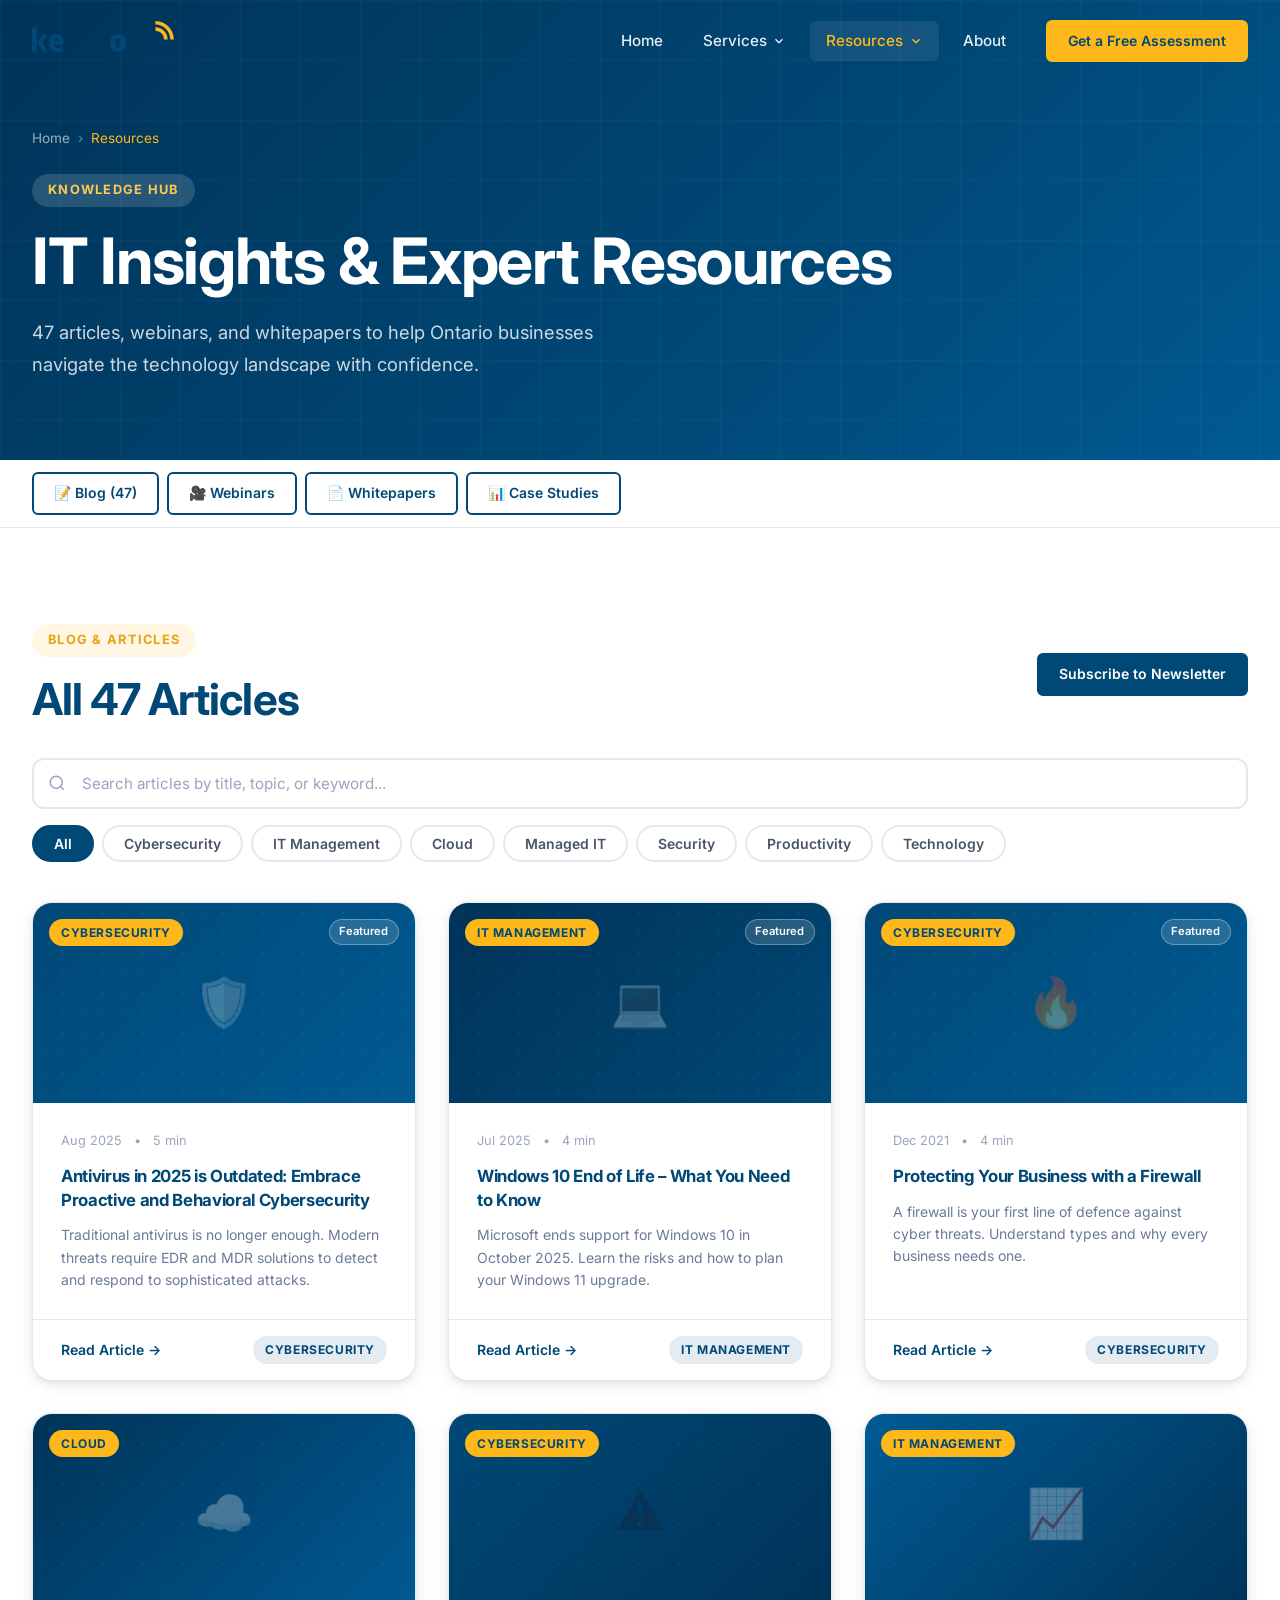
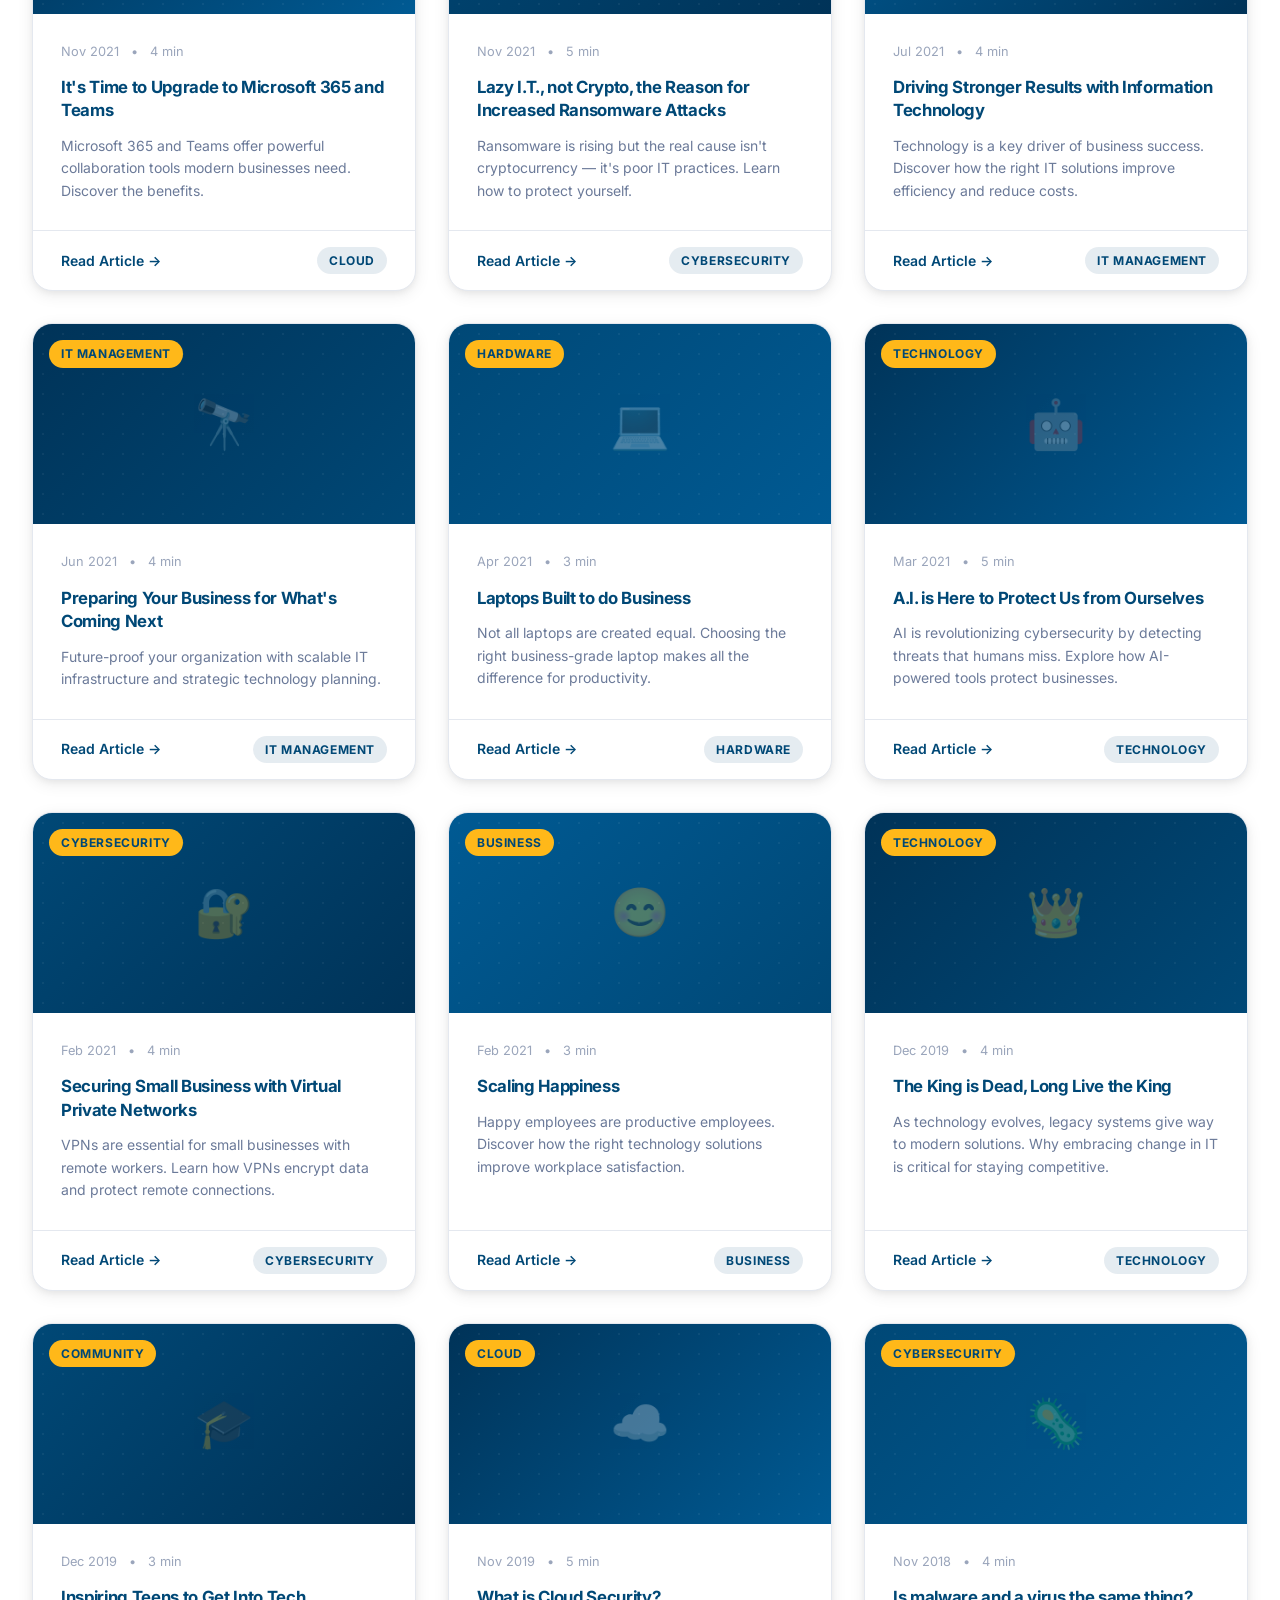
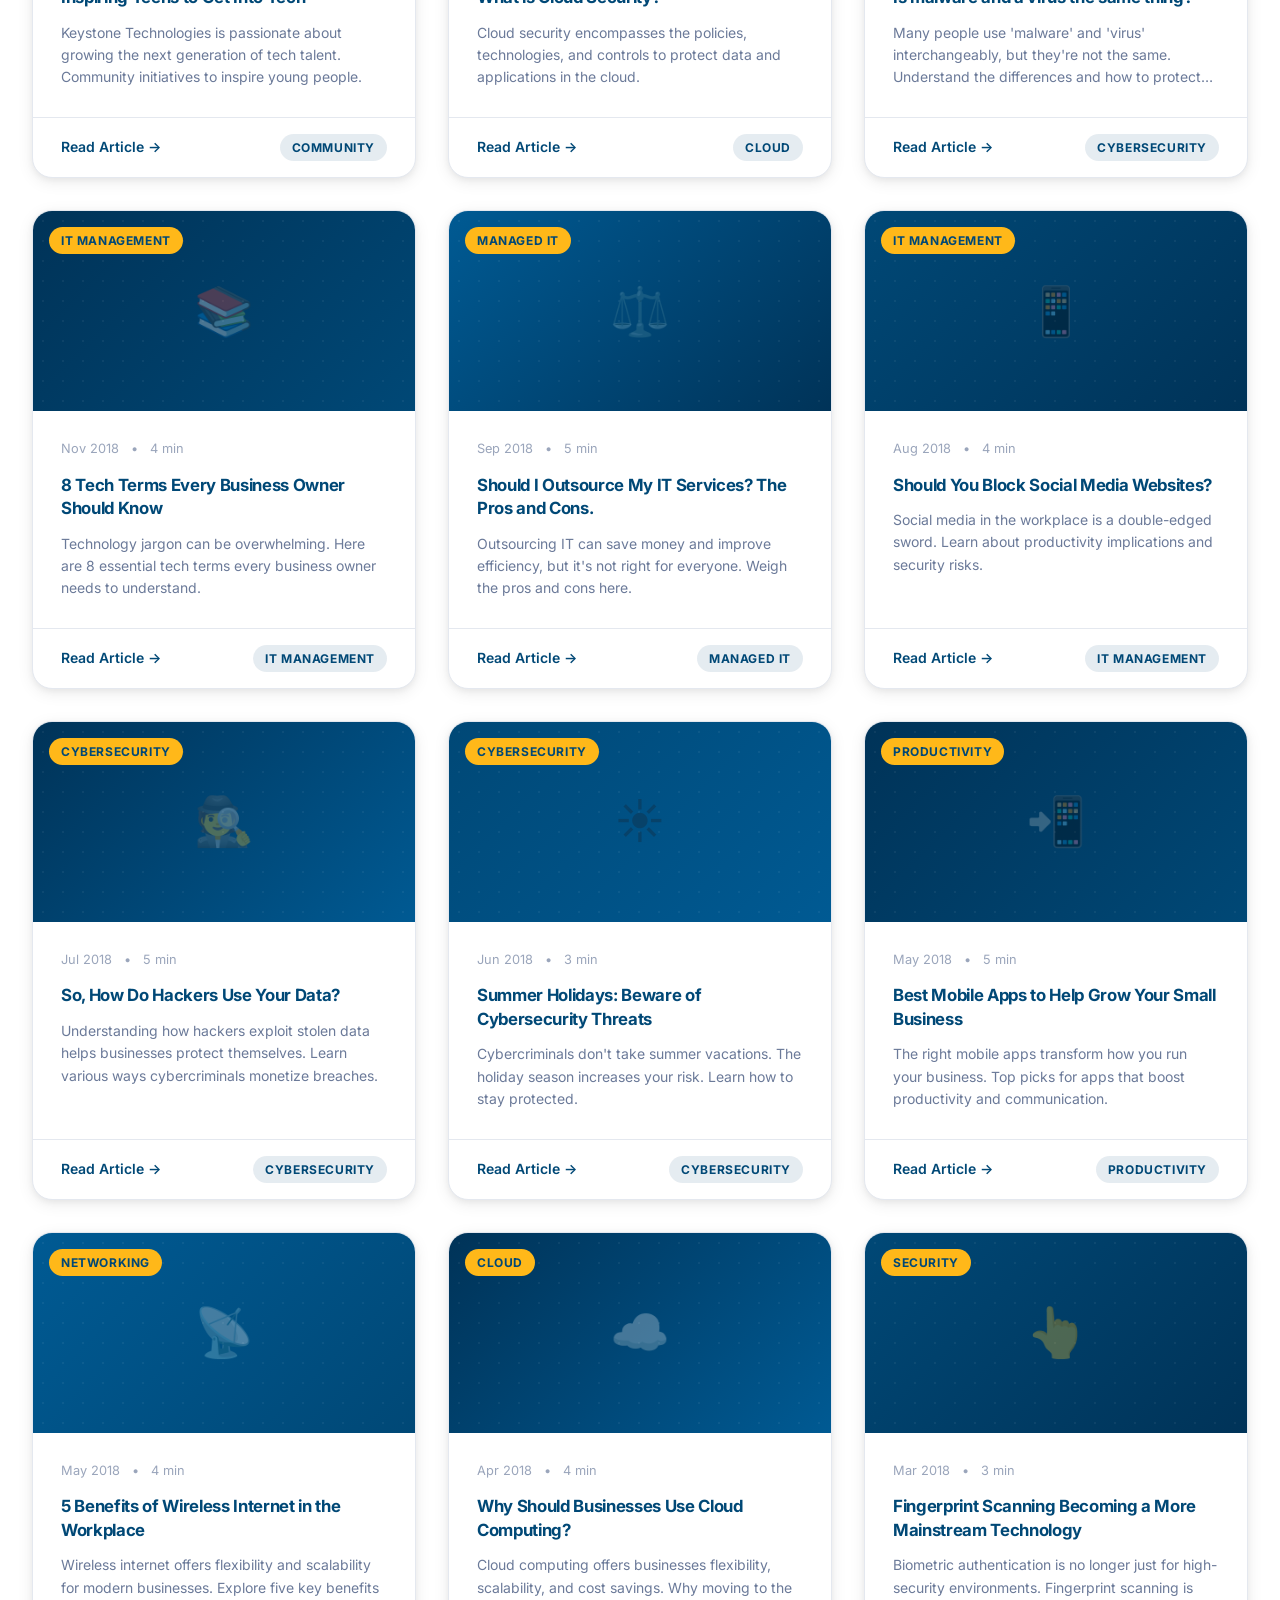
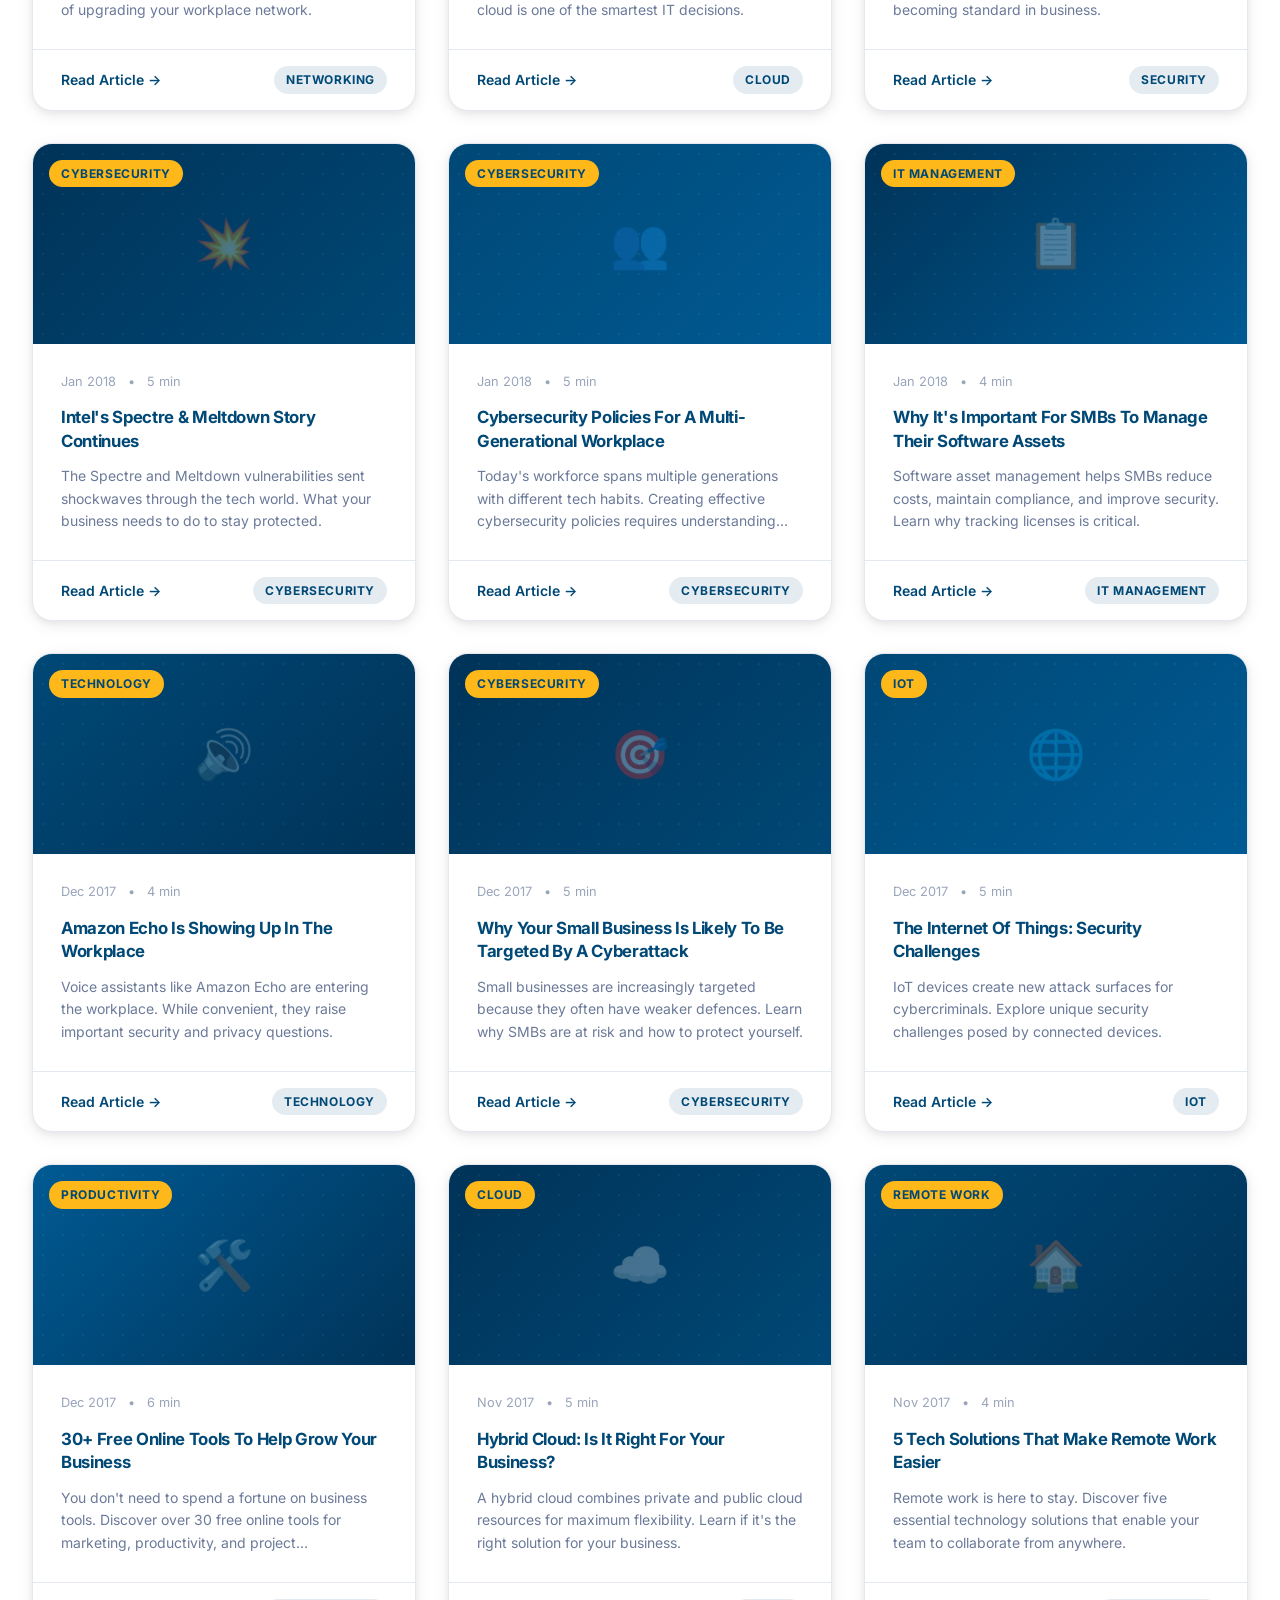
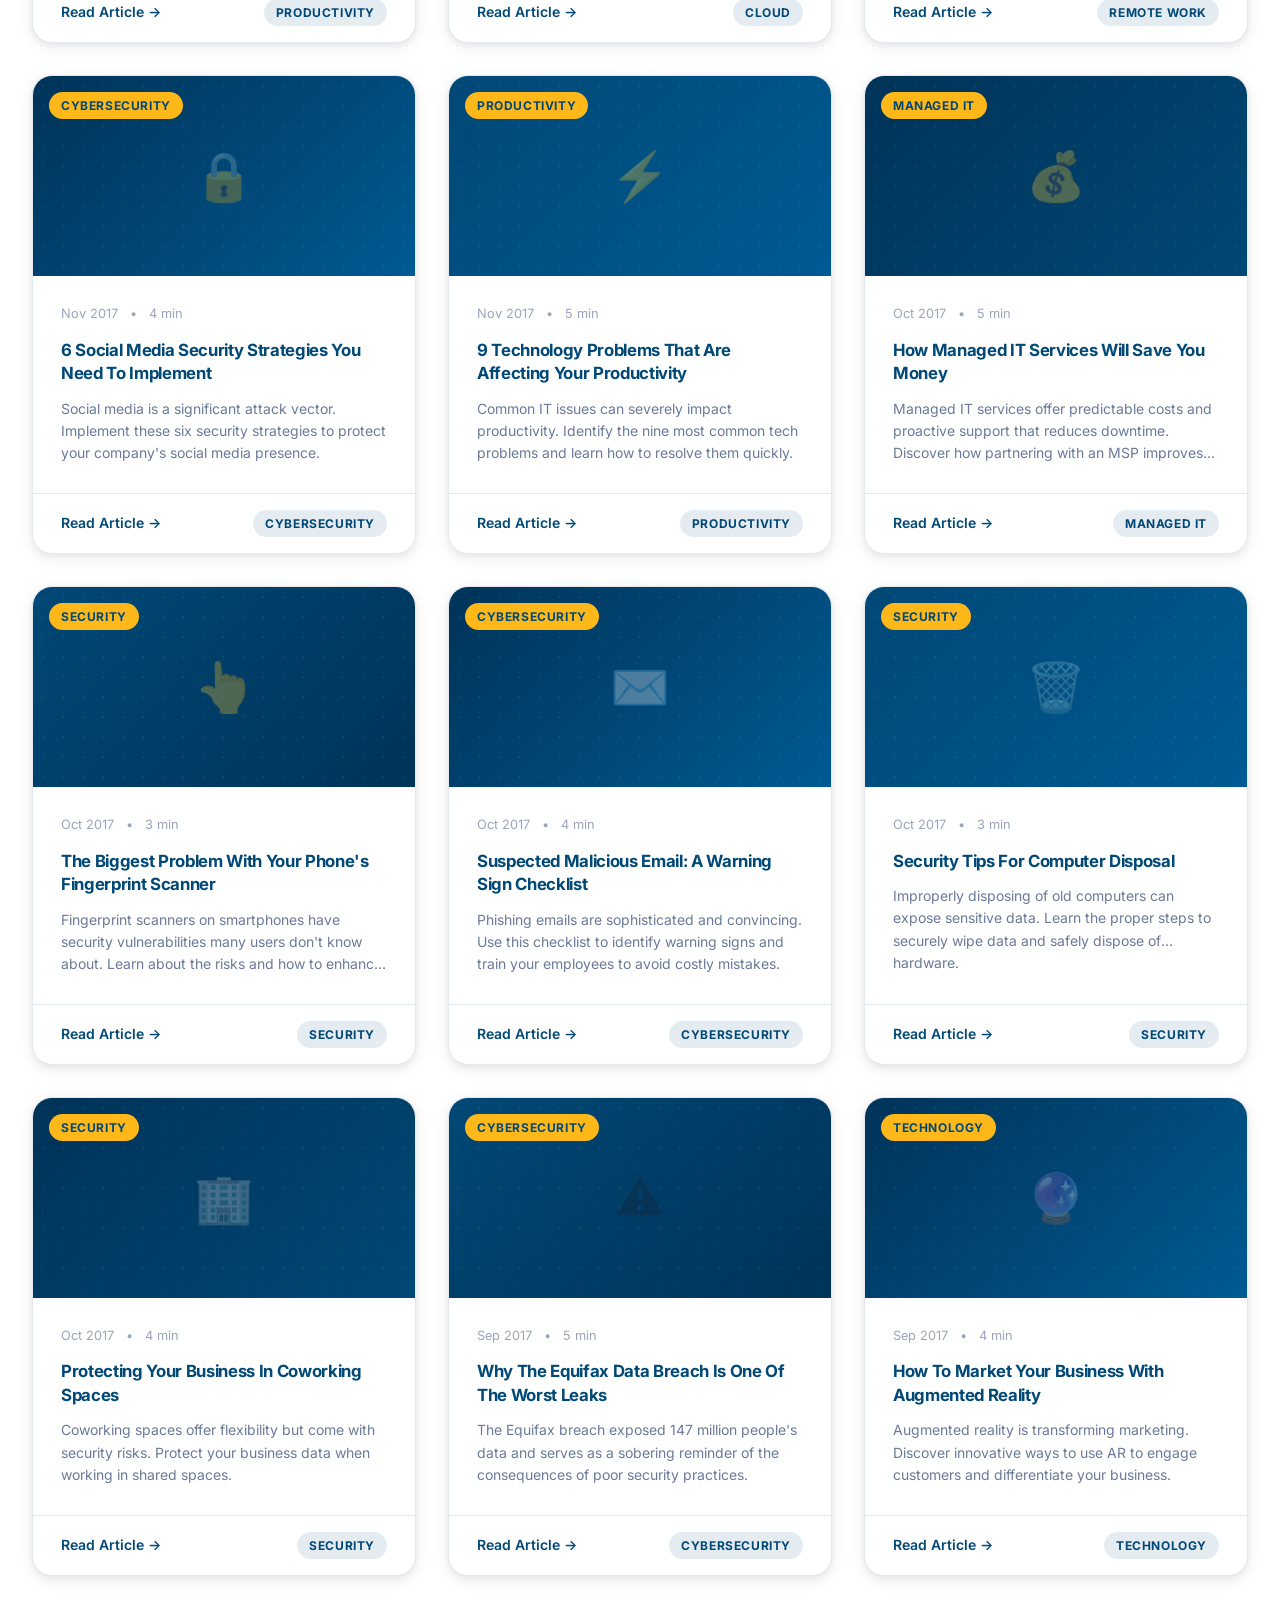
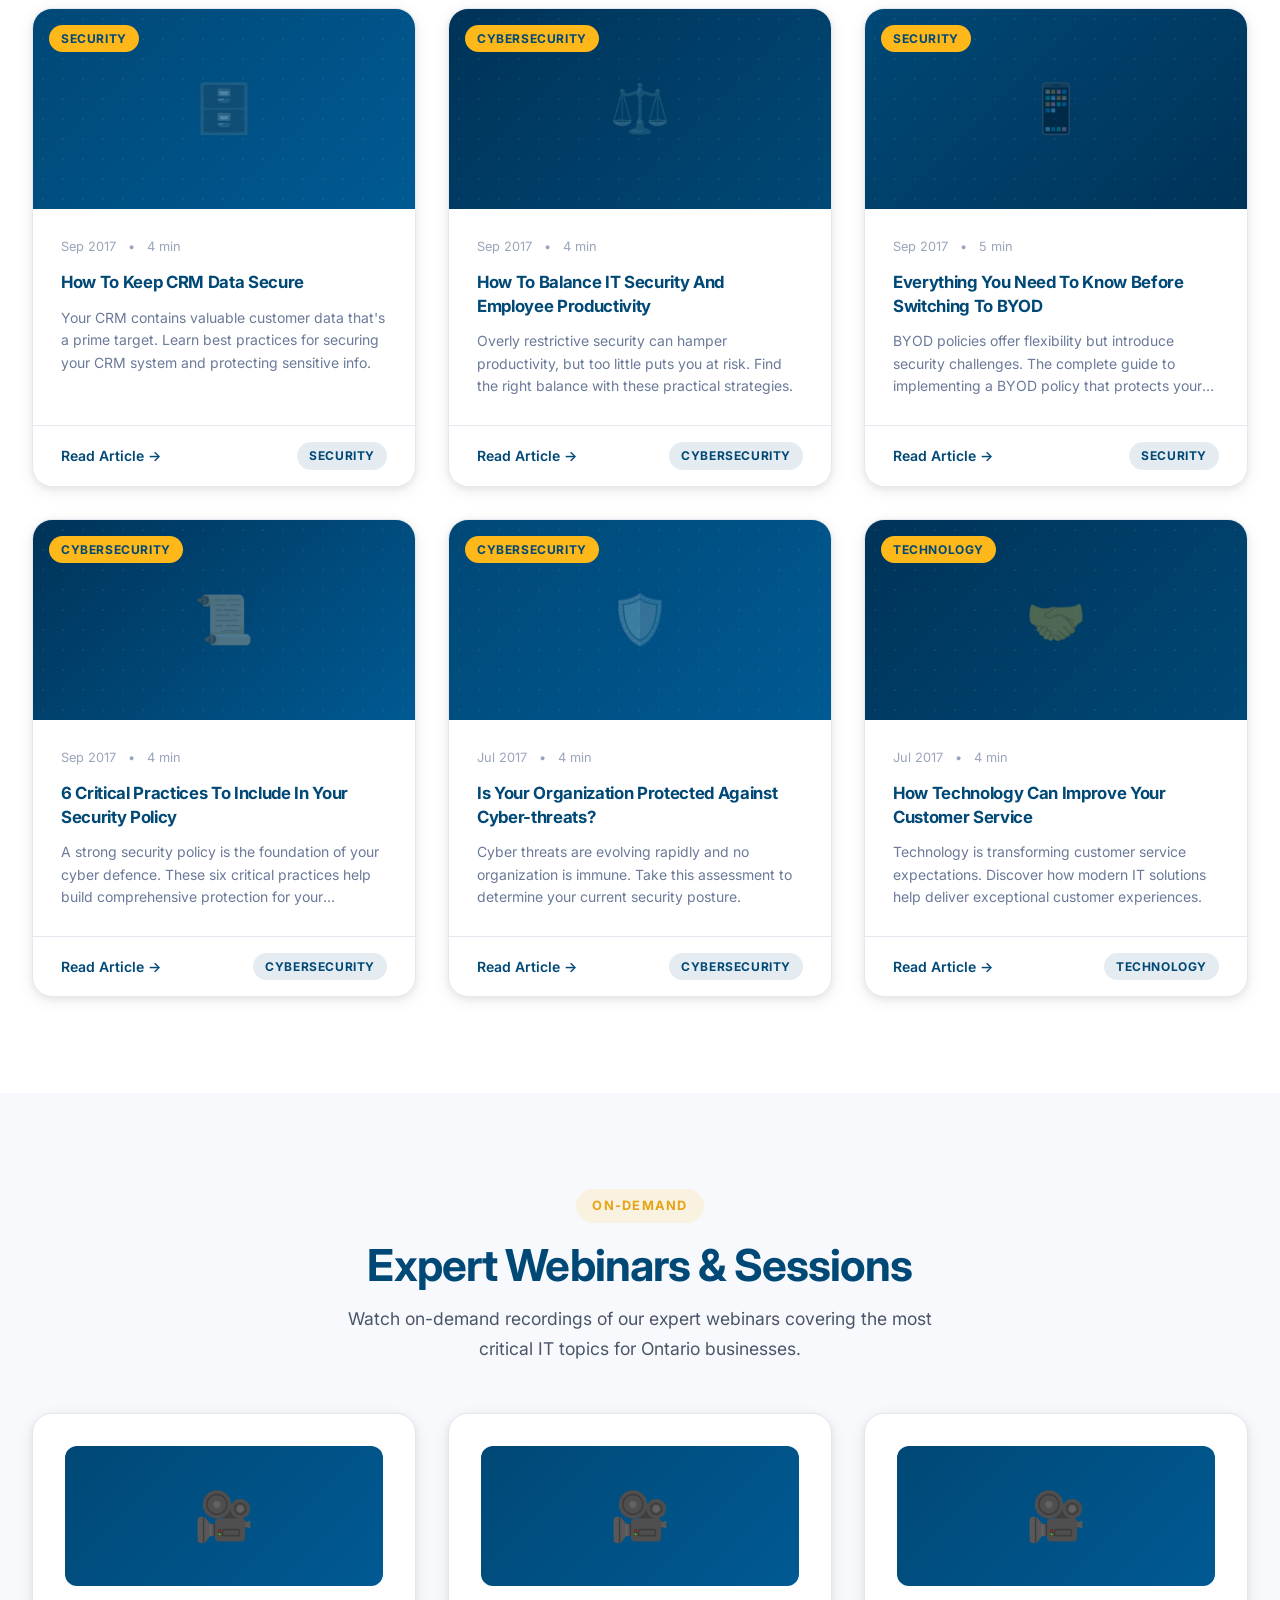
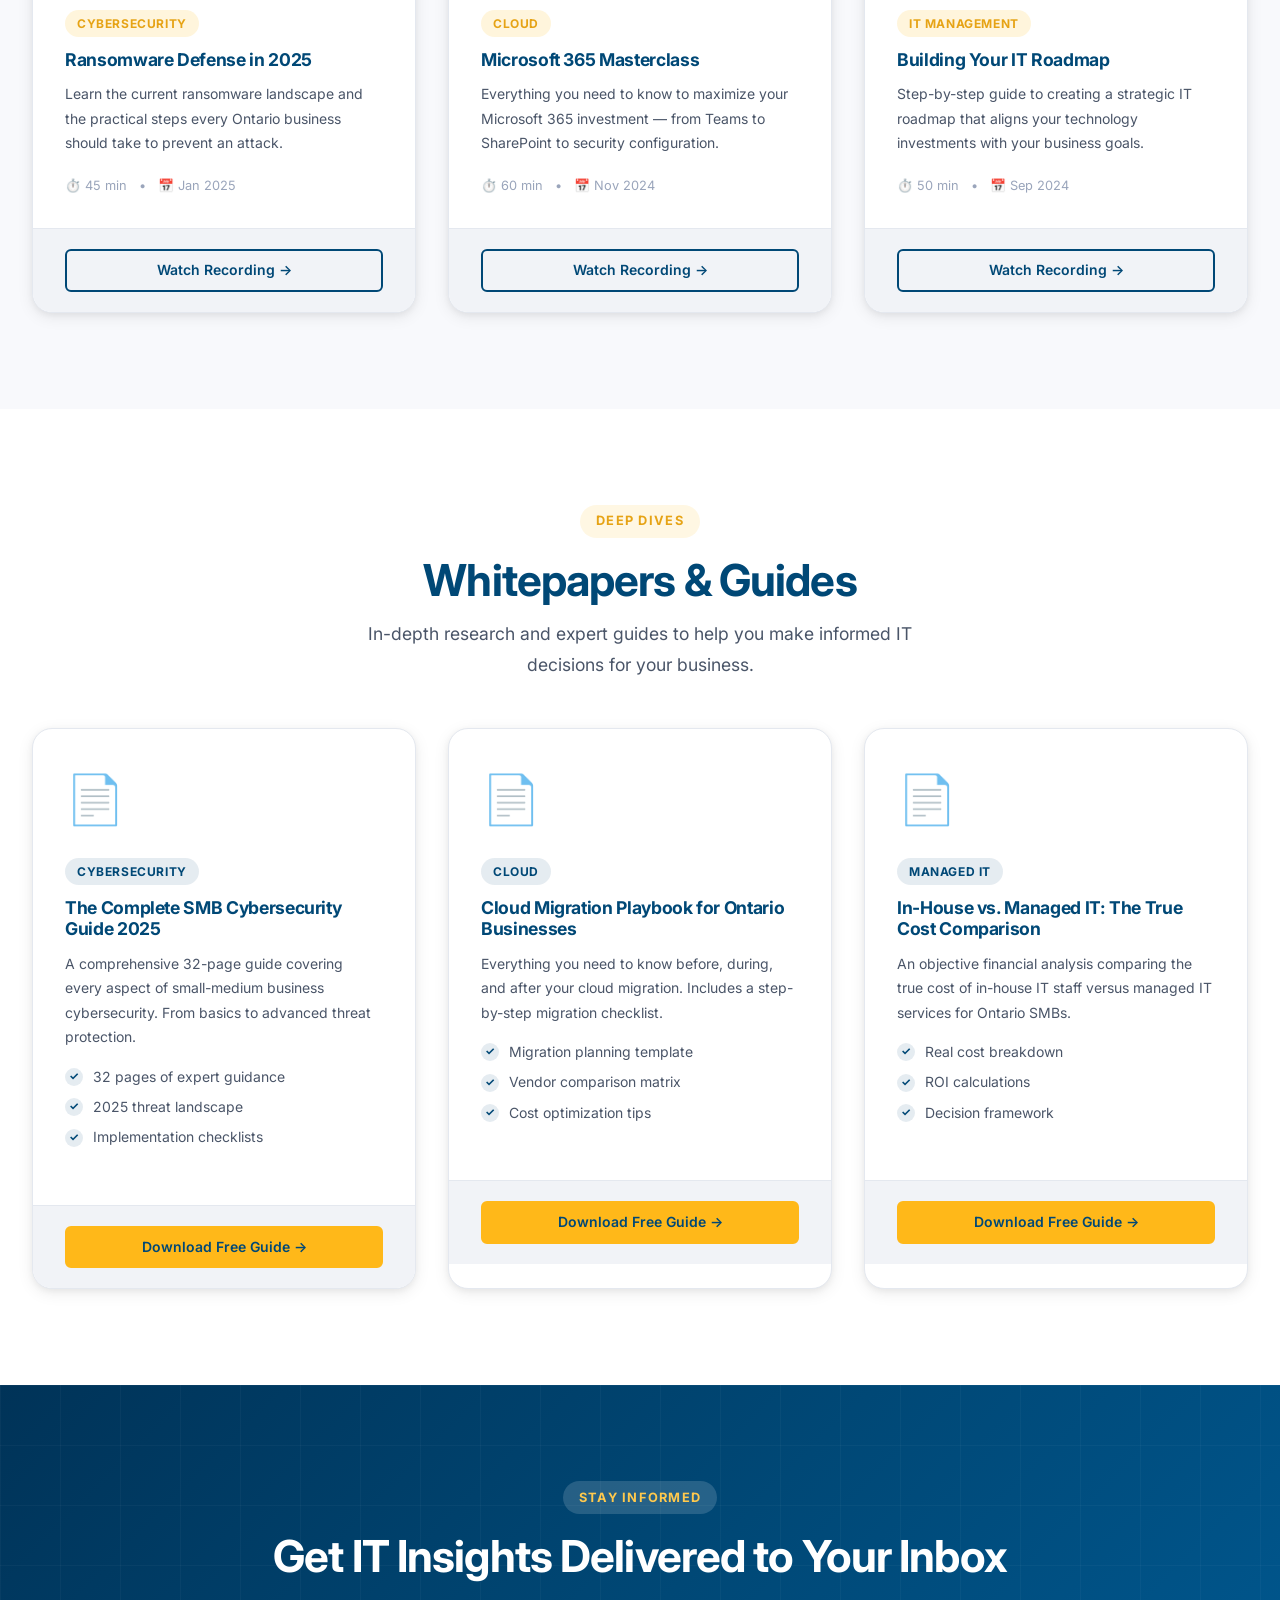
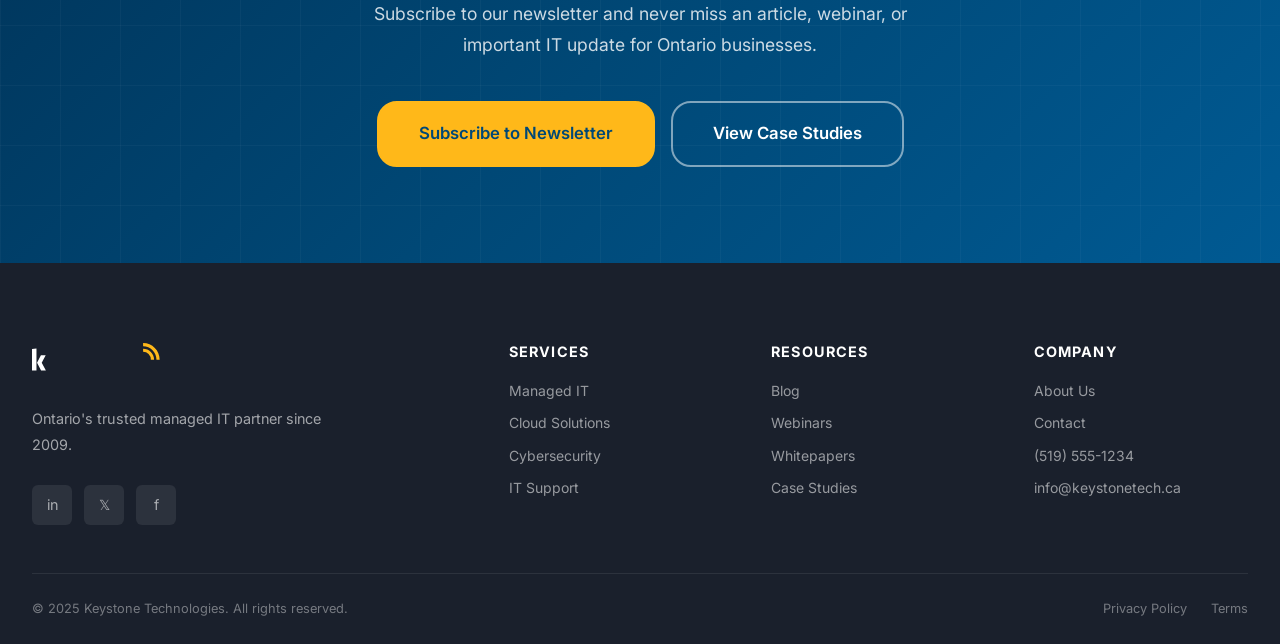
<file: resources.html>
<!DOCTYPE html>
<html lang="en">
<head>
  <meta charset="UTF-8" />
  <meta name="viewport" content="width=device-width, initial-scale=1.0" />
  <title>Resources — Blog, Webinars & Whitepapers | Keystone Technologies</title>
  <meta name="description" content="Explore 47 expert IT articles, webinars, whitepapers and resources from Keystone Technologies — Ontario's managed IT experts." />
  <link rel="preconnect" href="https://fonts.googleapis.com" />
  <link rel="preconnect" href="https://fonts.gstatic.com" crossorigin />
  <link href="https://fonts.googleapis.com/css2?family=Inter:wght@400;500;600;700;800;900&display=swap" rel="stylesheet" />
  <link rel="stylesheet" href="styles.css" />
  <link rel="icon" type="image/svg+xml" href="assets/images/logo.svg" />
</head>
<body>
<a class="skip-link" href="#main">Skip to main content</a>

<nav id="navbar" role="navigation" aria-label="Main navigation">
  <div class="nav-inner">
    <a href="index.html" class="nav-logo nav-logo-dark" aria-label="Keystone Technologies Home">
      <svg xmlns="http://www.w3.org/2000/svg" viewBox="0 0 739.55 208.54" aria-hidden="true"><defs><style>.rna{fill:#004876;}.rnb{fill:#ffb819;}</style></defs><path class="rna" d="M0,158.83V35.43l25.9-3.6v127H0ZM51.63,71.21h27.7l-23,43.54,24.1,44.07H52.7L29.32,114.75Z"/><path class="rna" d="M116.21,124.12v2.51c0,10.06,4,12.77,15.83,12.77a102.67,102.67,0,0,0,26.62-3.78L162.42,155a104.36,104.36,0,0,1-32.91,5.59c-28.41,0-39.21-14.05-39.21-35.63V104.5c0-18.89,8.46-35.07,37.59-35.07s35.45,17.26,35.45,36.33v18.36H116.21Zm22.66-23.22c0-6.11-1.8-11.16-10.79-11.16s-11.87,5-11.87,11.16v3.78h22.66V100.9Z"/><path class="rna" d="M409.4,125.19V104.86c0-18,8.45-35.44,39.58-35.44s39.58,17.45,39.58,35.44v20.33c0,18-8.46,35.45-39.58,35.45s-39.58-17.45-39.58-35.45m53.24,0.72V104.14c0-8.27-4.31-13-13.67-13s-13.67,4.68-13.67,13v21.77c0,8.27,4.32,12.94,13.67,12.94s13.67-4.67,13.67-12.94"/><path class="rnb" d="M688.44,96.36a44.88,44.88,0,0,0-13.15-31.94,44.43,44.43,0,0,0-31.72-13.2V32.74a63.54,63.54,0,0,1,63.35,63.61H688.44Z"/><path class="rnb" d="M721.09,96.38c0-43-34.76-77.91-77.49-77.91V0c52.9,0,95.95,43.22,95.95,96.38H721.09Z"/></svg>
    </a>
    <ul class="nav-menu" role="list">
      <li class="nav-item"><a href="index.html" class="nav-link">Home</a></li>
      <li class="nav-item">
        <a href="services.html" class="nav-link" aria-haspopup="true">Services <svg class="chevron" viewBox="0 0 24 24" fill="none" stroke="currentColor" stroke-width="2.5"><polyline points="6 9 12 15 18 9"/></svg></a>
        <div class="dropdown" role="menu">
          <a href="services.html#managed-it" class="dropdown-item"><div class="dropdown-icon">🖥️</div><div class="dropdown-item-text"><strong>Managed IT Services</strong><span>Proactive monitoring & support</span></div></a>
          <a href="services.html#cloud" class="dropdown-item"><div class="dropdown-icon">☁️</div><div class="dropdown-item-text"><strong>Cloud Solutions</strong><span>Microsoft 365, Azure & migration</span></div></a>
          <a href="services.html#cybersecurity" class="dropdown-item"><div class="dropdown-icon">🔒</div><div class="dropdown-item-text"><strong>Cybersecurity</strong><span>EDR, MDR & security assessments</span></div></a>
          <a href="services.html#support" class="dropdown-item"><div class="dropdown-icon">🎧</div><div class="dropdown-item-text"><strong>IT Support</strong><span>Help desk & on-site support</span></div></a>
        </div>
      </li>
      <li class="nav-item">
        <a href="resources.html" class="nav-link active" aria-haspopup="true">Resources <svg class="chevron" viewBox="0 0 24 24" fill="none" stroke="currentColor" stroke-width="2.5"><polyline points="6 9 12 15 18 9"/></svg></a>
        <div class="dropdown" role="menu">
          <a href="#blog" class="dropdown-item"><div class="dropdown-icon">📝</div><div class="dropdown-item-text"><strong>Blog & Articles</strong><span>47 expert articles</span></div></a>
          <a href="#webinars" class="dropdown-item"><div class="dropdown-icon">🎥</div><div class="dropdown-item-text"><strong>Webinars</strong><span>On-demand sessions</span></div></a>
          <a href="#whitepapers" class="dropdown-item"><div class="dropdown-icon">📄</div><div class="dropdown-item-text"><strong>Whitepapers</strong><span>In-depth guides</span></div></a>
          <a href="case-studies.html" class="dropdown-item"><div class="dropdown-icon">📊</div><div class="dropdown-item-text"><strong>Case Studies</strong><span>Client success stories</span></div></a>
        </div>
      </li>
      <li class="nav-item"><a href="about.html" class="nav-link">About</a></li>
      <li class="nav-item nav-cta"><a href="contact.html" class="btn btn-primary btn-sm">Get a Free Assessment</a></li>
    </ul>
    <button class="hamburger" aria-label="Toggle navigation" aria-expanded="false"><span></span><span></span><span></span></button>
  </div>
</nav>

<div class="mobile-nav" role="dialog" aria-label="Mobile navigation">
  <div class="mobile-nav-item"><a href="index.html" class="mobile-nav-link">Home</a></div>
  <div class="mobile-nav-item"><a href="services.html" class="mobile-nav-link">Services</a></div>
  <div class="mobile-nav-item"><a href="resources.html" class="mobile-nav-link">Resources</a></div>
  <div class="mobile-nav-item"><a href="about.html" class="mobile-nav-link">About</a></div>
  <div class="mobile-nav-item"><a href="contact.html" class="mobile-nav-link">Contact</a></div>
  <div style="padding: 2rem 0;"><a href="contact.html" class="btn btn-primary" style="width:100%;justify-content:center;">Get a Free Assessment</a></div>
</div>

<main id="main">

<div class="page-hero">
  <div class="container">
    <div class="page-hero-content">
      <nav class="breadcrumb" aria-label="Breadcrumb">
        <a href="index.html">Home</a><span>›</span><span class="current">Resources</span>
      </nav>
      <div class="section-label light">Knowledge Hub</div>
      <h1>IT Insights & Expert Resources</h1>
      <p>47 articles, webinars, and whitepapers to help Ontario businesses navigate the technology landscape with confidence.</p>
    </div>
  </div>
</div>

<!-- Resource Nav -->
<div style="background: white; border-bottom: 1px solid var(--gray-200); position: sticky; top: 72px; z-index: 100;">
  <div class="container">
    <div style="display: flex; gap: 0.5rem; overflow-x: auto; scrollbar-width: none; padding: 0.75rem 0;">
      <a href="#blog" class="btn btn-sm btn-outline-navy">📝 Blog (47)</a>
      <a href="#webinars" class="btn btn-sm btn-outline-navy">🎥 Webinars</a>
      <a href="#whitepapers" class="btn btn-sm btn-outline-navy">📄 Whitepapers</a>
      <a href="case-studies.html" class="btn btn-sm btn-outline-navy">📊 Case Studies</a>
    </div>
  </div>
</div>

<!-- ============================
     BLOG SECTION
     ============================ -->
<section id="blog" aria-labelledby="blog-heading">
  <div class="container">
    <div class="flex-between" style="flex-wrap:wrap; gap:1rem; margin-bottom: 2rem;">
      <div>
        <div class="section-label">Blog & Articles</div>
        <h2 id="blog-heading">All <span id="articles-count">47</span> Articles</h2>
      </div>
      <a href="contact.html" class="btn btn-secondary btn-sm">Subscribe to Newsletter</a>
    </div>

    <!-- Search & Filter -->
    <div class="search-filter-bar">
      <div class="search-input-wrapper">
        <svg xmlns="http://www.w3.org/2000/svg" viewBox="0 0 24 24" fill="none" stroke="currentColor" stroke-width="2" aria-hidden="true"><circle cx="11" cy="11" r="8"/><line x1="21" y1="21" x2="16.65" y2="16.65"/></svg>
        <input type="search" id="blog-search" class="search-input" placeholder="Search articles by title, topic, or keyword..." aria-label="Search articles" />
      </div>
      <div class="filter-tabs" role="group" aria-label="Filter by category">
        <button class="filter-tab active" data-filter="all">All</button>
        <button class="filter-tab" data-filter="Cybersecurity">Cybersecurity</button>
        <button class="filter-tab" data-filter="IT Management">IT Management</button>
        <button class="filter-tab" data-filter="Cloud">Cloud</button>
        <button class="filter-tab" data-filter="Managed IT">Managed IT</button>
        <button class="filter-tab" data-filter="Security">Security</button>
        <button class="filter-tab" data-filter="Productivity">Productivity</button>
        <button class="filter-tab" data-filter="Technology">Technology</button>
      </div>
    </div>

    <!-- All 47 Articles Grid -->
    <div id="articles-grid" style="display: grid; grid-template-columns: repeat(3, 1fr); gap: 2rem;">

      <article class="blog-card" data-category="Cybersecurity" data-title="Antivirus in 2025 is Outdated: Embrace Proactive and Behavioral Cybersecurity" data-excerpt="Traditional antivirus software is no longer enough to protect your business. Modern threats require proactive, behavioral-based cybersecurity solutions like EDR and MDR">
        <div class="blog-card-thumb"><div class="blog-card-thumb-pattern"></div><span class="blog-card-category">Cybersecurity</span><span class="blog-card-featured">Featured</span><div class="blog-card-icon" aria-hidden="true">🛡️</div></div>
        <div class="blog-card-body"><div class="blog-card-meta"><span>Aug 2025</span><span>•</span><span>5 min</span></div><h4>Antivirus in 2025 is Outdated: Embrace Proactive and Behavioral Cybersecurity</h4><p>Traditional antivirus is no longer enough. Modern threats require EDR and MDR solutions to detect and respond to sophisticated attacks.</p></div>
        <div class="blog-card-footer"><a href="https://keystonetech.ca/2025/08/19/antivirus-edr-mdr/" target="_blank" rel="noopener" class="blog-card-link">Read Article →</a><span class="badge badge-navy">Cybersecurity</span></div>
      </article>

      <article class="blog-card" data-category="IT Management" data-title="Windows 10 End of Life – What You Need to Know" data-excerpt="Microsoft is ending support for Windows 10 in October 2025. Learn what this means for your business, the risks of staying on an unsupported OS">
        <div class="blog-card-thumb" style="background: linear-gradient(135deg,#003358,#004876)"><div class="blog-card-thumb-pattern"></div><span class="blog-card-category">IT Management</span><span class="blog-card-featured">Featured</span><div class="blog-card-icon" aria-hidden="true">💻</div></div>
        <div class="blog-card-body"><div class="blog-card-meta"><span>Jul 2025</span><span>•</span><span>4 min</span></div><h4>Windows 10 End of Life – What You Need to Know</h4><p>Microsoft ends support for Windows 10 in October 2025. Learn the risks and how to plan your Windows 11 upgrade.</p></div>
        <div class="blog-card-footer"><a href="https://keystonetech.ca/2025/07/09/windows-10-end-of-life-what-you-need-to-know/" target="_blank" rel="noopener" class="blog-card-link">Read Article →</a><span class="badge badge-navy">IT Management</span></div>
      </article>

      <article class="blog-card" data-category="Cybersecurity" data-title="Protecting Your Business with a Firewall" data-excerpt="A firewall is your first line of defence against cyber threats. Understand how firewalls work, the different types available, and why every business needs one">
        <div class="blog-card-thumb" style="background: linear-gradient(135deg,#004876,#005a93)"><div class="blog-card-thumb-pattern"></div><span class="blog-card-category">Cybersecurity</span><span class="blog-card-featured">Featured</span><div class="blog-card-icon" aria-hidden="true">🔥</div></div>
        <div class="blog-card-body"><div class="blog-card-meta"><span>Dec 2021</span><span>•</span><span>4 min</span></div><h4>Protecting Your Business with a Firewall</h4><p>A firewall is your first line of defence against cyber threats. Understand types and why every business needs one.</p></div>
        <div class="blog-card-footer"><a href="https://keystonetech.ca/2021/12/09/protecting-your-business-with-a-firewall/" target="_blank" rel="noopener" class="blog-card-link">Read Article →</a><span class="badge badge-navy">Cybersecurity</span></div>
      </article>

      <article class="blog-card" data-category="Cloud" data-title="It's Time to Upgrade to Microsoft 365 and Teams" data-excerpt="Microsoft 365 and Teams offer powerful collaboration tools that modern businesses need. Discover the benefits of upgrading">
        <div class="blog-card-thumb" style="background:linear-gradient(135deg,#003358,#005a93)"><div class="blog-card-thumb-pattern"></div><span class="blog-card-category">Cloud</span><div class="blog-card-icon">☁️</div></div>
        <div class="blog-card-body"><div class="blog-card-meta"><span>Nov 2021</span><span>•</span><span>4 min</span></div><h4>It's Time to Upgrade to Microsoft 365 and Teams</h4><p>Microsoft 365 and Teams offer powerful collaboration tools modern businesses need. Discover the benefits.</p></div>
        <div class="blog-card-footer"><a href="https://keystonetech.ca/2021/11/30/its-time-to-upgrade-to-microsoft-365-and-teams/" target="_blank" rel="noopener" class="blog-card-link">Read Article →</a><span class="badge badge-navy">Cloud</span></div>
      </article>

      <article class="blog-card" data-category="Cybersecurity" data-title="Lazy I.T., not Crypto, the Reason for Increased Ransomware Attacks" data-excerpt="Ransomware attacks are on the rise, but the real cause isn't cryptocurrency – it's poor IT practices">
        <div class="blog-card-thumb" style="background:linear-gradient(135deg,#004876,#003358)"><div class="blog-card-thumb-pattern"></div><span class="blog-card-category">Cybersecurity</span><div class="blog-card-icon">⚠️</div></div>
        <div class="blog-card-body"><div class="blog-card-meta"><span>Nov 2021</span><span>•</span><span>5 min</span></div><h4>Lazy I.T., not Crypto, the Reason for Increased Ransomware Attacks</h4><p>Ransomware is rising but the real cause isn't cryptocurrency — it's poor IT practices. Learn how to protect yourself.</p></div>
        <div class="blog-card-footer"><a href="https://keystonetech.ca/2021/11/22/lazy-i-t-not-crypto-the-reason-for-increased-ransomware-attacks/" target="_blank" rel="noopener" class="blog-card-link">Read Article →</a><span class="badge badge-navy">Cybersecurity</span></div>
      </article>

      <article class="blog-card" data-category="IT Management" data-title="Driving Stronger Results with Information Technology" data-excerpt="Technology is a key driver of business success. Discover how leveraging the right IT solutions can improve efficiency and reduce costs">
        <div class="blog-card-thumb" style="background:linear-gradient(135deg,#005a93,#003358)"><div class="blog-card-thumb-pattern"></div><span class="blog-card-category">IT Management</span><div class="blog-card-icon">📈</div></div>
        <div class="blog-card-body"><div class="blog-card-meta"><span>Jul 2021</span><span>•</span><span>4 min</span></div><h4>Driving Stronger Results with Information Technology</h4><p>Technology is a key driver of business success. Discover how the right IT solutions improve efficiency and reduce costs.</p></div>
        <div class="blog-card-footer"><a href="https://keystonetech.ca/2021/07/08/driving-stronger-results-with-information-technology/" target="_blank" rel="noopener" class="blog-card-link">Read Article →</a><span class="badge badge-navy">IT Management</span></div>
      </article>

      <article class="blog-card" data-category="IT Management" data-title="Preparing Your Business for What's Coming Next" data-excerpt="The business landscape is constantly evolving. Learn how to future-proof your organization with scalable IT infrastructure">
        <div class="blog-card-thumb" style="background:linear-gradient(135deg,#003358,#004876)"><div class="blog-card-thumb-pattern"></div><span class="blog-card-category">IT Management</span><div class="blog-card-icon">🔭</div></div>
        <div class="blog-card-body"><div class="blog-card-meta"><span>Jun 2021</span><span>•</span><span>4 min</span></div><h4>Preparing Your Business for What's Coming Next</h4><p>Future-proof your organization with scalable IT infrastructure and strategic technology planning.</p></div>
        <div class="blog-card-footer"><a href="https://keystonetech.ca/2021/06/01/preparing-your-business-for-whats-coming-next/" target="_blank" rel="noopener" class="blog-card-link">Read Article →</a><span class="badge badge-navy">IT Management</span></div>
      </article>

      <article class="blog-card" data-category="Hardware" data-title="Laptops Built to do Business" data-excerpt="Not all laptops are created equal. When your team's productivity depends on reliable hardware, choosing the right business-grade laptop makes all the difference">
        <div class="blog-card-thumb" style="background:linear-gradient(135deg,#004876,#005a93)"><div class="blog-card-thumb-pattern"></div><span class="blog-card-category">Hardware</span><div class="blog-card-icon">💻</div></div>
        <div class="blog-card-body"><div class="blog-card-meta"><span>Apr 2021</span><span>•</span><span>3 min</span></div><h4>Laptops Built to do Business</h4><p>Not all laptops are created equal. Choosing the right business-grade laptop makes all the difference for productivity.</p></div>
        <div class="blog-card-footer"><a href="https://keystonetech.ca/2021/04/16/laptops-built-to-do-business/" target="_blank" rel="noopener" class="blog-card-link">Read Article →</a><span class="badge badge-navy">Hardware</span></div>
      </article>

      <article class="blog-card" data-category="Technology" data-title="A.I. is Here to Protect Us from Ourselves" data-excerpt="Artificial intelligence is revolutionizing cybersecurity by detecting threats that humans miss">
        <div class="blog-card-thumb" style="background:linear-gradient(135deg,#003358,#005a93)"><div class="blog-card-thumb-pattern"></div><span class="blog-card-category">Technology</span><div class="blog-card-icon">🤖</div></div>
        <div class="blog-card-body"><div class="blog-card-meta"><span>Mar 2021</span><span>•</span><span>5 min</span></div><h4>A.I. is Here to Protect Us from Ourselves</h4><p>AI is revolutionizing cybersecurity by detecting threats that humans miss. Explore how AI-powered tools protect businesses.</p></div>
        <div class="blog-card-footer"><a href="https://keystonetech.ca/2021/03/11/a-i-is-here-to-protect-us-from-ourselves/" target="_blank" rel="noopener" class="blog-card-link">Read Article →</a><span class="badge badge-navy">Technology</span></div>
      </article>

      <article class="blog-card" data-category="Cybersecurity" data-title="Securing Small Business with Virtual Private Networks" data-excerpt="VPNs are essential for small businesses with remote workers. Learn how VPNs encrypt your data and protect remote connections">
        <div class="blog-card-thumb" style="background:linear-gradient(135deg,#004876,#003358)"><div class="blog-card-thumb-pattern"></div><span class="blog-card-category">Cybersecurity</span><div class="blog-card-icon">🔐</div></div>
        <div class="blog-card-body"><div class="blog-card-meta"><span>Feb 2021</span><span>•</span><span>4 min</span></div><h4>Securing Small Business with Virtual Private Networks</h4><p>VPNs are essential for small businesses with remote workers. Learn how VPNs encrypt data and protect remote connections.</p></div>
        <div class="blog-card-footer"><a href="https://keystonetech.ca/2021/02/11/securing-small-business-with-virtual-private-networks/" target="_blank" rel="noopener" class="blog-card-link">Read Article →</a><span class="badge badge-navy">Cybersecurity</span></div>
      </article>

      <article class="blog-card" data-category="Business" data-title="Scaling Happiness" data-excerpt="Happy employees are productive employees. Discover how the right technology solutions can improve workplace satisfaction">
        <div class="blog-card-thumb" style="background:linear-gradient(135deg,#005a93,#004876)"><div class="blog-card-thumb-pattern"></div><span class="blog-card-category">Business</span><div class="blog-card-icon">😊</div></div>
        <div class="blog-card-body"><div class="blog-card-meta"><span>Feb 2021</span><span>•</span><span>3 min</span></div><h4>Scaling Happiness</h4><p>Happy employees are productive employees. Discover how the right technology solutions improve workplace satisfaction.</p></div>
        <div class="blog-card-footer"><a href="https://keystonetech.ca/2021/02/11/scaling-happiness/" target="_blank" rel="noopener" class="blog-card-link">Read Article →</a><span class="badge badge-navy">Business</span></div>
      </article>

      <article class="blog-card" data-category="Technology" data-title="The King is Dead, Long Live the King" data-excerpt="As technology evolves, legacy systems give way to modern solutions. Learn why embracing change in your IT infrastructure is critical">
        <div class="blog-card-thumb" style="background:linear-gradient(135deg,#003358,#004876)"><div class="blog-card-thumb-pattern"></div><span class="blog-card-category">Technology</span><div class="blog-card-icon">👑</div></div>
        <div class="blog-card-body"><div class="blog-card-meta"><span>Dec 2019</span><span>•</span><span>4 min</span></div><h4>The King is Dead, Long Live the King</h4><p>As technology evolves, legacy systems give way to modern solutions. Why embracing change in IT is critical for staying competitive.</p></div>
        <div class="blog-card-footer"><a href="https://keystonetech.ca/2019/12/14/the-king-is-dead-long-live-the-king/" target="_blank" rel="noopener" class="blog-card-link">Read Article →</a><span class="badge badge-navy">Technology</span></div>
      </article>

      <article class="blog-card" data-category="Community" data-title="Inspiring Teens to Get Into Tech" data-excerpt="Keystone Technologies is passionate about growing the next generation of tech talent">
        <div class="blog-card-thumb" style="background:linear-gradient(135deg,#004876,#003358)"><div class="blog-card-thumb-pattern"></div><span class="blog-card-category">Community</span><div class="blog-card-icon">🎓</div></div>
        <div class="blog-card-body"><div class="blog-card-meta"><span>Dec 2019</span><span>•</span><span>3 min</span></div><h4>Inspiring Teens to Get Into Tech</h4><p>Keystone Technologies is passionate about growing the next generation of tech talent. Community initiatives to inspire young people.</p></div>
        <div class="blog-card-footer"><a href="https://keystonetech.ca/2019/12/08/inspiring-teens-to-get-into-tech/" target="_blank" rel="noopener" class="blog-card-link">Read Article →</a><span class="badge badge-navy">Community</span></div>
      </article>

      <article class="blog-card" data-category="Cloud" data-title="What is Cloud Security?" data-excerpt="Cloud security encompasses the policies, technologies, and controls deployed to protect data, applications, and infrastructure in the cloud">
        <div class="blog-card-thumb" style="background:linear-gradient(135deg,#003358,#005a93)"><div class="blog-card-thumb-pattern"></div><span class="blog-card-category">Cloud</span><div class="blog-card-icon">☁️</div></div>
        <div class="blog-card-body"><div class="blog-card-meta"><span>Nov 2019</span><span>•</span><span>5 min</span></div><h4>What is Cloud Security?</h4><p>Cloud security encompasses the policies, technologies, and controls to protect data and applications in the cloud.</p></div>
        <div class="blog-card-footer"><a href="https://keystonetech.ca/2019/11/26/what-is-cloud-security/" target="_blank" rel="noopener" class="blog-card-link">Read Article →</a><span class="badge badge-navy">Cloud</span></div>
      </article>

      <article class="blog-card" data-category="Cybersecurity" data-title="Is malware and a virus the same thing?" data-excerpt="Many people use malware and virus interchangeably, but they're not the same. Understand the differences between various types of malicious software">
        <div class="blog-card-thumb" style="background:linear-gradient(135deg,#004876,#005a93)"><div class="blog-card-thumb-pattern"></div><span class="blog-card-category">Cybersecurity</span><div class="blog-card-icon">🦠</div></div>
        <div class="blog-card-body"><div class="blog-card-meta"><span>Nov 2018</span><span>•</span><span>4 min</span></div><h4>Is malware and a virus the same thing?</h4><p>Many people use 'malware' and 'virus' interchangeably, but they're not the same. Understand the differences and how to protect against them.</p></div>
        <div class="blog-card-footer"><a href="https://keystonetech.ca/2018/11/25/malware-virus/" target="_blank" rel="noopener" class="blog-card-link">Read Article →</a><span class="badge badge-navy">Cybersecurity</span></div>
      </article>

      <article class="blog-card" data-category="IT Management" data-title="8 Tech Terms Every Business Owner Should Know" data-excerpt="Technology jargon can be overwhelming. Here are 8 essential tech terms every business owner needs to understand">
        <div class="blog-card-thumb" style="background:linear-gradient(135deg,#003358,#004876)"><div class="blog-card-thumb-pattern"></div><span class="blog-card-category">IT Management</span><div class="blog-card-icon">📚</div></div>
        <div class="blog-card-body"><div class="blog-card-meta"><span>Nov 2018</span><span>•</span><span>4 min</span></div><h4>8 Tech Terms Every Business Owner Should Know</h4><p>Technology jargon can be overwhelming. Here are 8 essential tech terms every business owner needs to understand.</p></div>
        <div class="blog-card-footer"><a href="https://keystonetech.ca/2018/11/06/8-tech-terms-every-business-owner-should-know/" target="_blank" rel="noopener" class="blog-card-link">Read Article →</a><span class="badge badge-navy">IT Management</span></div>
      </article>

      <article class="blog-card" data-category="Managed IT" data-title="Should I Outsource My IT Services? The Pros and Cons." data-excerpt="Outsourcing IT services can save money and improve efficiency, but it's not right for everyone. Weigh the pros and cons">
        <div class="blog-card-thumb" style="background:linear-gradient(135deg,#005a93,#003358)"><div class="blog-card-thumb-pattern"></div><span class="blog-card-category">Managed IT</span><div class="blog-card-icon">⚖️</div></div>
        <div class="blog-card-body"><div class="blog-card-meta"><span>Sep 2018</span><span>•</span><span>5 min</span></div><h4>Should I Outsource My IT Services? The Pros and Cons.</h4><p>Outsourcing IT can save money and improve efficiency, but it's not right for everyone. Weigh the pros and cons here.</p></div>
        <div class="blog-card-footer"><a href="https://keystonetech.ca/2018/09/16/should-i-outsource-my-it-services-the-pros-and-cons/" target="_blank" rel="noopener" class="blog-card-link">Read Article →</a><span class="badge badge-navy">Managed IT</span></div>
      </article>

      <article class="blog-card" data-category="IT Management" data-title="Should You Block Social Media Websites?" data-excerpt="Social media in the workplace is a double-edged sword. Learn about productivity implications and security risks">
        <div class="blog-card-thumb" style="background:linear-gradient(135deg,#004876,#003358)"><div class="blog-card-thumb-pattern"></div><span class="blog-card-category">IT Management</span><div class="blog-card-icon">📱</div></div>
        <div class="blog-card-body"><div class="blog-card-meta"><span>Aug 2018</span><span>•</span><span>4 min</span></div><h4>Should You Block Social Media Websites?</h4><p>Social media in the workplace is a double-edged sword. Learn about productivity implications and security risks.</p></div>
        <div class="blog-card-footer"><a href="https://keystonetech.ca/2018/08/13/should-you-block-social-media-websites/" target="_blank" rel="noopener" class="blog-card-link">Read Article →</a><span class="badge badge-navy">IT Management</span></div>
      </article>

      <article class="blog-card" data-category="Cybersecurity" data-title="So, How Do Hackers Use Your Data?" data-excerpt="Understanding how hackers exploit stolen data helps businesses better protect themselves">
        <div class="blog-card-thumb" style="background:linear-gradient(135deg,#003358,#005a93)"><div class="blog-card-thumb-pattern"></div><span class="blog-card-category">Cybersecurity</span><div class="blog-card-icon">🕵️</div></div>
        <div class="blog-card-body"><div class="blog-card-meta"><span>Jul 2018</span><span>•</span><span>5 min</span></div><h4>So, How Do Hackers Use Your Data?</h4><p>Understanding how hackers exploit stolen data helps businesses protect themselves. Learn various ways cybercriminals monetize breaches.</p></div>
        <div class="blog-card-footer"><a href="https://keystonetech.ca/2018/07/09/how-hackers-use-your-data/" target="_blank" rel="noopener" class="blog-card-link">Read Article →</a><span class="badge badge-navy">Cybersecurity</span></div>
      </article>

      <article class="blog-card" data-category="Cybersecurity" data-title="Summer Holidays: Beware of Cybersecurity Threats" data-excerpt="Cybercriminals don't take summer vacations. The holiday season increases your risk">
        <div class="blog-card-thumb" style="background:linear-gradient(135deg,#004876,#005a93)"><div class="blog-card-thumb-pattern"></div><span class="blog-card-category">Cybersecurity</span><div class="blog-card-icon">☀️</div></div>
        <div class="blog-card-body"><div class="blog-card-meta"><span>Jun 2018</span><span>•</span><span>3 min</span></div><h4>Summer Holidays: Beware of Cybersecurity Threats</h4><p>Cybercriminals don't take summer vacations. The holiday season increases your risk. Learn how to stay protected.</p></div>
        <div class="blog-card-footer"><a href="https://keystonetech.ca/2018/06/26/summer-holidays-cybersecurity/" target="_blank" rel="noopener" class="blog-card-link">Read Article →</a><span class="badge badge-navy">Cybersecurity</span></div>
      </article>

      <article class="blog-card" data-category="Productivity" data-title="Best Mobile Apps to Help Grow Your Small Business" data-excerpt="The right mobile apps can transform how you run your business. Discover our top picks for apps that boost productivity">
        <div class="blog-card-thumb" style="background:linear-gradient(135deg,#003358,#004876)"><div class="blog-card-thumb-pattern"></div><span class="blog-card-category">Productivity</span><div class="blog-card-icon">📲</div></div>
        <div class="blog-card-body"><div class="blog-card-meta"><span>May 2018</span><span>•</span><span>5 min</span></div><h4>Best Mobile Apps to Help Grow Your Small Business</h4><p>The right mobile apps transform how you run your business. Top picks for apps that boost productivity and communication.</p></div>
        <div class="blog-card-footer"><a href="https://keystonetech.ca/2018/05/29/best-mobile-apps-to-help-grow-your-small-business/" target="_blank" rel="noopener" class="blog-card-link">Read Article →</a><span class="badge badge-navy">Productivity</span></div>
      </article>

      <article class="blog-card" data-category="Networking" data-title="5 Benefits of Wireless Internet in the Workplace" data-excerpt="Wireless internet offers flexibility and scalability for modern businesses. Explore the five key benefits of upgrading">
        <div class="blog-card-thumb" style="background:linear-gradient(135deg,#005a93,#004876)"><div class="blog-card-thumb-pattern"></div><span class="blog-card-category">Networking</span><div class="blog-card-icon">📡</div></div>
        <div class="blog-card-body"><div class="blog-card-meta"><span>May 2018</span><span>•</span><span>4 min</span></div><h4>5 Benefits of Wireless Internet in the Workplace</h4><p>Wireless internet offers flexibility and scalability for modern businesses. Explore five key benefits of upgrading your workplace network.</p></div>
        <div class="blog-card-footer"><a href="https://keystonetech.ca/2018/05/11/5-benefits-of-wireless-internet-in-the-workplace/" target="_blank" rel="noopener" class="blog-card-link">Read Article →</a><span class="badge badge-navy">Networking</span></div>
      </article>

      <article class="blog-card" data-category="Cloud" data-title="Why Should Businesses Use Cloud Computing?" data-excerpt="Cloud computing offers businesses flexibility, scalability, and cost savings. Learn why moving to the cloud is one of the smartest IT decisions">
        <div class="blog-card-thumb" style="background:linear-gradient(135deg,#003358,#005a93)"><div class="blog-card-thumb-pattern"></div><span class="blog-card-category">Cloud</span><div class="blog-card-icon">☁️</div></div>
        <div class="blog-card-body"><div class="blog-card-meta"><span>Apr 2018</span><span>•</span><span>4 min</span></div><h4>Why Should Businesses Use Cloud Computing?</h4><p>Cloud computing offers businesses flexibility, scalability, and cost savings. Why moving to the cloud is one of the smartest IT decisions.</p></div>
        <div class="blog-card-footer"><a href="https://keystonetech.ca/2018/04/27/why-should-businesses-use-cloud-computing/" target="_blank" rel="noopener" class="blog-card-link">Read Article →</a><span class="badge badge-navy">Cloud</span></div>
      </article>

      <article class="blog-card" data-category="Security" data-title="Fingerprint Scanning Becoming a More Mainstream Technology" data-excerpt="Biometric authentication is no longer just for high-security environments. Fingerprint scanning is becoming standard in business">
        <div class="blog-card-thumb" style="background:linear-gradient(135deg,#004876,#003358)"><div class="blog-card-thumb-pattern"></div><span class="blog-card-category">Security</span><div class="blog-card-icon">👆</div></div>
        <div class="blog-card-body"><div class="blog-card-meta"><span>Mar 2018</span><span>•</span><span>3 min</span></div><h4>Fingerprint Scanning Becoming a More Mainstream Technology</h4><p>Biometric authentication is no longer just for high-security environments. Fingerprint scanning is becoming standard in business.</p></div>
        <div class="blog-card-footer"><a href="https://keystonetech.ca/2018/03/07/fingerprint-scanning/" target="_blank" rel="noopener" class="blog-card-link">Read Article →</a><span class="badge badge-navy">Security</span></div>
      </article>

      <article class="blog-card" data-category="Cybersecurity" data-title="Intel's Spectre & Meltdown Story Continues" data-excerpt="The Spectre and Meltdown vulnerabilities sent shockwaves through the tech world. Get the latest updates on these critical processor flaws">
        <div class="blog-card-thumb" style="background:linear-gradient(135deg,#003358,#004876)"><div class="blog-card-thumb-pattern"></div><span class="blog-card-category">Cybersecurity</span><div class="blog-card-icon">💥</div></div>
        <div class="blog-card-body"><div class="blog-card-meta"><span>Jan 2018</span><span>•</span><span>5 min</span></div><h4>Intel's Spectre & Meltdown Story Continues</h4><p>The Spectre and Meltdown vulnerabilities sent shockwaves through the tech world. What your business needs to do to stay protected.</p></div>
        <div class="blog-card-footer"><a href="https://keystonetech.ca/2018/01/29/intels-spectre-meltdown-story-continues/" target="_blank" rel="noopener" class="blog-card-link">Read Article →</a><span class="badge badge-navy">Cybersecurity</span></div>
      </article>

      <article class="blog-card" data-category="Cybersecurity" data-title="Cybersecurity Policies For A Multi-Generational Workplace" data-excerpt="Today's workforce spans multiple generations, each with different tech habits. Creating effective cybersecurity policies requires understanding all generations">
        <div class="blog-card-thumb" style="background:linear-gradient(135deg,#004876,#005a93)"><div class="blog-card-thumb-pattern"></div><span class="blog-card-category">Cybersecurity</span><div class="blog-card-icon">👥</div></div>
        <div class="blog-card-body"><div class="blog-card-meta"><span>Jan 2018</span><span>•</span><span>5 min</span></div><h4>Cybersecurity Policies For A Multi-Generational Workplace</h4><p>Today's workforce spans multiple generations with different tech habits. Creating effective cybersecurity policies requires understanding each.</p></div>
        <div class="blog-card-footer"><a href="https://keystonetech.ca/2018/01/08/cybersecurity-policies-multi-generational-workplace/" target="_blank" rel="noopener" class="blog-card-link">Read Article →</a><span class="badge badge-navy">Cybersecurity</span></div>
      </article>

      <article class="blog-card" data-category="IT Management" data-title="Why It's Important For SMBs To Manage Their Software Assets" data-excerpt="Software asset management helps SMBs reduce costs, maintain compliance, and improve security">
        <div class="blog-card-thumb" style="background:linear-gradient(135deg,#003358,#005a93)"><div class="blog-card-thumb-pattern"></div><span class="blog-card-category">IT Management</span><div class="blog-card-icon">📋</div></div>
        <div class="blog-card-body"><div class="blog-card-meta"><span>Jan 2018</span><span>•</span><span>4 min</span></div><h4>Why It's Important For SMBs To Manage Their Software Assets</h4><p>Software asset management helps SMBs reduce costs, maintain compliance, and improve security. Learn why tracking licenses is critical.</p></div>
        <div class="blog-card-footer"><a href="https://keystonetech.ca/2018/01/01/important-smbs-manage-software-asssets/" target="_blank" rel="noopener" class="blog-card-link">Read Article →</a><span class="badge badge-navy">IT Management</span></div>
      </article>

      <article class="blog-card" data-category="Technology" data-title="Amazon Echo Is Showing Up In The Workplace" data-excerpt="Voice assistants like Amazon Echo are entering the workplace. They offer convenience but also raise important security questions">
        <div class="blog-card-thumb" style="background:linear-gradient(135deg,#004876,#003358)"><div class="blog-card-thumb-pattern"></div><span class="blog-card-category">Technology</span><div class="blog-card-icon">🔊</div></div>
        <div class="blog-card-body"><div class="blog-card-meta"><span>Dec 2017</span><span>•</span><span>4 min</span></div><h4>Amazon Echo Is Showing Up In The Workplace</h4><p>Voice assistants like Amazon Echo are entering the workplace. While convenient, they raise important security and privacy questions.</p></div>
        <div class="blog-card-footer"><a href="https://keystonetech.ca/2017/12/25/amazon-echo-showing-workplace/" target="_blank" rel="noopener" class="blog-card-link">Read Article →</a><span class="badge badge-navy">Technology</span></div>
      </article>

      <article class="blog-card" data-category="Cybersecurity" data-title="Why Your Small Business Is Likely To Be Targeted By A Cyberattack" data-excerpt="Small businesses are increasingly targeted by cybercriminals because they often have weaker defences">
        <div class="blog-card-thumb" style="background:linear-gradient(135deg,#003358,#004876)"><div class="blog-card-thumb-pattern"></div><span class="blog-card-category">Cybersecurity</span><div class="blog-card-icon">🎯</div></div>
        <div class="blog-card-body"><div class="blog-card-meta"><span>Dec 2017</span><span>•</span><span>5 min</span></div><h4>Why Your Small Business Is Likely To Be Targeted By A Cyberattack</h4><p>Small businesses are increasingly targeted because they often have weaker defences. Learn why SMBs are at risk and how to protect yourself.</p></div>
        <div class="blog-card-footer"><a href="https://keystonetech.ca/2017/12/18/small-business-likely-targeted-cyber-attack/" target="_blank" rel="noopener" class="blog-card-link">Read Article →</a><span class="badge badge-navy">Cybersecurity</span></div>
      </article>

      <article class="blog-card" data-category="IoT" data-title="The Internet Of Things: Security Challenges" data-excerpt="The proliferation of IoT devices creates new attack surfaces for cybercriminals. Explore unique security challenges posed by connected devices">
        <div class="blog-card-thumb" style="background:linear-gradient(135deg,#004876,#005a93)"><div class="blog-card-thumb-pattern"></div><span class="blog-card-category">IoT</span><div class="blog-card-icon">🌐</div></div>
        <div class="blog-card-body"><div class="blog-card-meta"><span>Dec 2017</span><span>•</span><span>5 min</span></div><h4>The Internet Of Things: Security Challenges</h4><p>IoT devices create new attack surfaces for cybercriminals. Explore unique security challenges posed by connected devices.</p></div>
        <div class="blog-card-footer"><a href="https://keystonetech.ca/2017/12/11/internet-things-security-challenges/" target="_blank" rel="noopener" class="blog-card-link">Read Article →</a><span class="badge badge-navy">IoT</span></div>
      </article>

      <article class="blog-card" data-category="Productivity" data-title="30+ Free Online Tools To Help Grow Your Business" data-excerpt="You don't need to spend a fortune on business tools. Discover over 30 free online tools for marketing, productivity, and more">
        <div class="blog-card-thumb" style="background:linear-gradient(135deg,#005a93,#003358)"><div class="blog-card-thumb-pattern"></div><span class="blog-card-category">Productivity</span><div class="blog-card-icon">🛠️</div></div>
        <div class="blog-card-body"><div class="blog-card-meta"><span>Dec 2017</span><span>•</span><span>6 min</span></div><h4>30+ Free Online Tools To Help Grow Your Business</h4><p>You don't need to spend a fortune on business tools. Discover over 30 free online tools for marketing, productivity, and project management.</p></div>
        <div class="blog-card-footer"><a href="https://keystonetech.ca/2017/12/04/30-free-online-tools-help-grow-business/" target="_blank" rel="noopener" class="blog-card-link">Read Article →</a><span class="badge badge-navy">Productivity</span></div>
      </article>

      <article class="blog-card" data-category="Cloud" data-title="Hybrid Cloud: Is It Right For Your Business?" data-excerpt="A hybrid cloud combines private and public cloud resources for maximum flexibility. Learn if hybrid cloud is right for your business">
        <div class="blog-card-thumb" style="background:linear-gradient(135deg,#003358,#004876)"><div class="blog-card-thumb-pattern"></div><span class="blog-card-category">Cloud</span><div class="blog-card-icon">☁️</div></div>
        <div class="blog-card-body"><div class="blog-card-meta"><span>Nov 2017</span><span>•</span><span>5 min</span></div><h4>Hybrid Cloud: Is It Right For Your Business?</h4><p>A hybrid cloud combines private and public cloud resources for maximum flexibility. Learn if it's the right solution for your business.</p></div>
        <div class="blog-card-footer"><a href="https://keystonetech.ca/2017/11/27/hybrid-cloud-right-business/" target="_blank" rel="noopener" class="blog-card-link">Read Article →</a><span class="badge badge-navy">Cloud</span></div>
      </article>

      <article class="blog-card" data-category="Remote Work" data-title="5 Tech Solutions That Make Remote Work Easier" data-excerpt="Remote work is here to stay. Discover five essential technology solutions that enable your team to collaborate effectively">
        <div class="blog-card-thumb" style="background:linear-gradient(135deg,#004876,#003358)"><div class="blog-card-thumb-pattern"></div><span class="blog-card-category">Remote Work</span><div class="blog-card-icon">🏠</div></div>
        <div class="blog-card-body"><div class="blog-card-meta"><span>Nov 2017</span><span>•</span><span>4 min</span></div><h4>5 Tech Solutions That Make Remote Work Easier</h4><p>Remote work is here to stay. Discover five essential technology solutions that enable your team to collaborate from anywhere.</p></div>
        <div class="blog-card-footer"><a href="https://keystonetech.ca/2017/11/20/5-tech-solutions-that-make-remote-work-easier/" target="_blank" rel="noopener" class="blog-card-link">Read Article →</a><span class="badge badge-navy">Remote Work</span></div>
      </article>

      <article class="blog-card" data-category="Cybersecurity" data-title="6 Social Media Security Strategies You Need To Implement" data-excerpt="Social media is a significant attack vector for businesses. Implement these six security strategies to protect your company's social presence">
        <div class="blog-card-thumb" style="background:linear-gradient(135deg,#003358,#005a93)"><div class="blog-card-thumb-pattern"></div><span class="blog-card-category">Cybersecurity</span><div class="blog-card-icon">🔒</div></div>
        <div class="blog-card-body"><div class="blog-card-meta"><span>Nov 2017</span><span>•</span><span>4 min</span></div><h4>6 Social Media Security Strategies You Need To Implement</h4><p>Social media is a significant attack vector. Implement these six security strategies to protect your company's social media presence.</p></div>
        <div class="blog-card-footer"><a href="https://keystonetech.ca/2017/11/13/6-social-media-security-strategies-need-implement/" target="_blank" rel="noopener" class="blog-card-link">Read Article →</a><span class="badge badge-navy">Cybersecurity</span></div>
      </article>

      <article class="blog-card" data-category="Productivity" data-title="9 Technology Problems That Are Affecting Your Productivity" data-excerpt="Technology should make work easier, but common IT issues can severely impact productivity. Identify the nine most common tech problems">
        <div class="blog-card-thumb" style="background:linear-gradient(135deg,#004876,#005a93)"><div class="blog-card-thumb-pattern"></div><span class="blog-card-category">Productivity</span><div class="blog-card-icon">⚡</div></div>
        <div class="blog-card-body"><div class="blog-card-meta"><span>Nov 2017</span><span>•</span><span>5 min</span></div><h4>9 Technology Problems That Are Affecting Your Productivity</h4><p>Common IT issues can severely impact productivity. Identify the nine most common tech problems and learn how to resolve them quickly.</p></div>
        <div class="blog-card-footer"><a href="https://keystonetech.ca/2017/11/06/9-technology-problems-affecting-productivity/" target="_blank" rel="noopener" class="blog-card-link">Read Article →</a><span class="badge badge-navy">Productivity</span></div>
      </article>

      <article class="blog-card" data-category="Managed IT" data-title="How Managed IT Services Will Save You Money" data-excerpt="Managed IT services offer predictable costs and proactive support that reduces downtime and unexpected expenses">
        <div class="blog-card-thumb" style="background:linear-gradient(135deg,#003358,#004876)"><div class="blog-card-thumb-pattern"></div><span class="blog-card-category">Managed IT</span><div class="blog-card-icon">💰</div></div>
        <div class="blog-card-body"><div class="blog-card-meta"><span>Oct 2017</span><span>•</span><span>5 min</span></div><h4>How Managed IT Services Will Save You Money</h4><p>Managed IT services offer predictable costs and proactive support that reduces downtime. Discover how partnering with an MSP improves your bottom line.</p></div>
        <div class="blog-card-footer"><a href="https://keystonetech.ca/2017/10/30/how-it-managed-services-will-save-you-money/" target="_blank" rel="noopener" class="blog-card-link">Read Article →</a><span class="badge badge-navy">Managed IT</span></div>
      </article>

      <article class="blog-card" data-category="Security" data-title="The Biggest Problem With Your Phone's Fingerprint Scanner" data-excerpt="Fingerprint scanners on smartphones have security vulnerabilities that many users don't know about">
        <div class="blog-card-thumb" style="background:linear-gradient(135deg,#004876,#003358)"><div class="blog-card-thumb-pattern"></div><span class="blog-card-category">Security</span><div class="blog-card-icon">👆</div></div>
        <div class="blog-card-body"><div class="blog-card-meta"><span>Oct 2017</span><span>•</span><span>3 min</span></div><h4>The Biggest Problem With Your Phone's Fingerprint Scanner</h4><p>Fingerprint scanners on smartphones have security vulnerabilities many users don't know about. Learn about the risks and how to enhance security.</p></div>
        <div class="blog-card-footer"><a href="https://keystonetech.ca/2017/10/23/the-biggest-problem-with-your-phones-fingerprint-scanner/" target="_blank" rel="noopener" class="blog-card-link">Read Article →</a><span class="badge badge-navy">Security</span></div>
      </article>

      <article class="blog-card" data-category="Cybersecurity" data-title="Suspected Malicious Email: A Warning Sign Checklist" data-excerpt="Phishing emails are sophisticated and convincing. Use this checklist to identify warning signs of malicious emails">
        <div class="blog-card-thumb" style="background:linear-gradient(135deg,#003358,#005a93)"><div class="blog-card-thumb-pattern"></div><span class="blog-card-category">Cybersecurity</span><div class="blog-card-icon">✉️</div></div>
        <div class="blog-card-body"><div class="blog-card-meta"><span>Oct 2017</span><span>•</span><span>4 min</span></div><h4>Suspected Malicious Email: A Warning Sign Checklist</h4><p>Phishing emails are sophisticated and convincing. Use this checklist to identify warning signs and train your employees to avoid costly mistakes.</p></div>
        <div class="blog-card-footer"><a href="https://keystonetech.ca/2017/10/16/suspected-malicious-email-warning-sign-checklist/" target="_blank" rel="noopener" class="blog-card-link">Read Article →</a><span class="badge badge-navy">Cybersecurity</span></div>
      </article>

      <article class="blog-card" data-category="Security" data-title="Security Tips For Computer Disposal" data-excerpt="Improperly disposing of old computers can expose sensitive business data. Learn the proper steps to securely wipe data">
        <div class="blog-card-thumb" style="background:linear-gradient(135deg,#004876,#005a93)"><div class="blog-card-thumb-pattern"></div><span class="blog-card-category">Security</span><div class="blog-card-icon">🗑️</div></div>
        <div class="blog-card-body"><div class="blog-card-meta"><span>Oct 2017</span><span>•</span><span>3 min</span></div><h4>Security Tips For Computer Disposal</h4><p>Improperly disposing of old computers can expose sensitive data. Learn the proper steps to securely wipe data and safely dispose of hardware.</p></div>
        <div class="blog-card-footer"><a href="https://keystonetech.ca/2017/10/09/security-tips-computer-disposal/" target="_blank" rel="noopener" class="blog-card-link">Read Article →</a><span class="badge badge-navy">Security</span></div>
      </article>

      <article class="blog-card" data-category="Security" data-title="Protecting Your Business In Coworking Spaces" data-excerpt="Coworking spaces offer flexibility but come with security risks. Protect your business data when working in shared spaces">
        <div class="blog-card-thumb" style="background:linear-gradient(135deg,#003358,#004876)"><div class="blog-card-thumb-pattern"></div><span class="blog-card-category">Security</span><div class="blog-card-icon">🏢</div></div>
        <div class="blog-card-body"><div class="blog-card-meta"><span>Oct 2017</span><span>•</span><span>4 min</span></div><h4>Protecting Your Business In Coworking Spaces</h4><p>Coworking spaces offer flexibility but come with security risks. Protect your business data when working in shared spaces.</p></div>
        <div class="blog-card-footer"><a href="https://keystonetech.ca/2017/10/02/protecting-business-co-working-spaces/" target="_blank" rel="noopener" class="blog-card-link">Read Article →</a><span class="badge badge-navy">Security</span></div>
      </article>

      <article class="blog-card" data-category="Cybersecurity" data-title="Why The Equifax Data Breach Is One Of The Worst Leaks" data-excerpt="The Equifax breach exposed data of 147 million people and serves as a sobering reminder of the consequences of poor security">
        <div class="blog-card-thumb" style="background:linear-gradient(135deg,#004876,#003358)"><div class="blog-card-thumb-pattern"></div><span class="blog-card-category">Cybersecurity</span><div class="blog-card-icon">⚠️</div></div>
        <div class="blog-card-body"><div class="blog-card-meta"><span>Sep 2017</span><span>•</span><span>5 min</span></div><h4>Why The Equifax Data Breach Is One Of The Worst Leaks</h4><p>The Equifax breach exposed 147 million people's data and serves as a sobering reminder of the consequences of poor security practices.</p></div>
        <div class="blog-card-footer"><a href="https://keystonetech.ca/2017/09/25/equifax-data-breach-one-worst-leaks/" target="_blank" rel="noopener" class="blog-card-link">Read Article →</a><span class="badge badge-navy">Cybersecurity</span></div>
      </article>

      <article class="blog-card" data-category="Technology" data-title="How To Market Your Business With Augmented Reality" data-excerpt="Augmented reality is transforming marketing. Discover innovative ways to use AR technology to engage customers">
        <div class="blog-card-thumb" style="background:linear-gradient(135deg,#003358,#005a93)"><div class="blog-card-thumb-pattern"></div><span class="blog-card-category">Technology</span><div class="blog-card-icon">🔮</div></div>
        <div class="blog-card-body"><div class="blog-card-meta"><span>Sep 2017</span><span>•</span><span>4 min</span></div><h4>How To Market Your Business With Augmented Reality</h4><p>Augmented reality is transforming marketing. Discover innovative ways to use AR to engage customers and differentiate your business.</p></div>
        <div class="blog-card-footer"><a href="https://keystonetech.ca/2017/09/20/how-to-market-your-business-with-augmented-reality/" target="_blank" rel="noopener" class="blog-card-link">Read Article →</a><span class="badge badge-navy">Technology</span></div>
      </article>

      <article class="blog-card" data-category="Security" data-title="How To Keep CRM Data Secure" data-excerpt="Your CRM contains valuable customer data that's a prime target for cybercriminals. Learn best practices for securing your CRM system">
        <div class="blog-card-thumb" style="background:linear-gradient(135deg,#004876,#005a93)"><div class="blog-card-thumb-pattern"></div><span class="blog-card-category">Security</span><div class="blog-card-icon">🗄️</div></div>
        <div class="blog-card-body"><div class="blog-card-meta"><span>Sep 2017</span><span>•</span><span>4 min</span></div><h4>How To Keep CRM Data Secure</h4><p>Your CRM contains valuable customer data that's a prime target. Learn best practices for securing your CRM system and protecting sensitive info.</p></div>
        <div class="blog-card-footer"><a href="https://keystonetech.ca/2017/09/18/keep-crm-data-secure/" target="_blank" rel="noopener" class="blog-card-link">Read Article →</a><span class="badge badge-navy">Security</span></div>
      </article>

      <article class="blog-card" data-category="Cybersecurity" data-title="How To Balance IT Security And Employee Productivity" data-excerpt="Overly restrictive security measures can hamper productivity, but too little security puts your business at risk">
        <div class="blog-card-thumb" style="background:linear-gradient(135deg,#003358,#004876)"><div class="blog-card-thumb-pattern"></div><span class="blog-card-category">Cybersecurity</span><div class="blog-card-icon">⚖️</div></div>
        <div class="blog-card-body"><div class="blog-card-meta"><span>Sep 2017</span><span>•</span><span>4 min</span></div><h4>How To Balance IT Security And Employee Productivity</h4><p>Overly restrictive security can hamper productivity, but too little puts you at risk. Find the right balance with these practical strategies.</p></div>
        <div class="blog-card-footer"><a href="https://keystonetech.ca/2017/09/13/how-to-balance-it-security-and-employee-productivity/" target="_blank" rel="noopener" class="blog-card-link">Read Article →</a><span class="badge badge-navy">Cybersecurity</span></div>
      </article>

      <article class="blog-card" data-category="Security" data-title="Everything You Need To Know Before Switching To BYOD" data-excerpt="Bring Your Own Device policies offer flexibility but introduce security challenges. Get the complete guide to implementing a BYOD policy">
        <div class="blog-card-thumb" style="background:linear-gradient(135deg,#004876,#003358)"><div class="blog-card-thumb-pattern"></div><span class="blog-card-category">Security</span><div class="blog-card-icon">📱</div></div>
        <div class="blog-card-body"><div class="blog-card-meta"><span>Sep 2017</span><span>•</span><span>5 min</span></div><h4>Everything You Need To Know Before Switching To BYOD</h4><p>BYOD policies offer flexibility but introduce security challenges. The complete guide to implementing a BYOD policy that protects your business.</p></div>
        <div class="blog-card-footer"><a href="https://keystonetech.ca/2017/09/11/everything-need-know-switching-byod/" target="_blank" rel="noopener" class="blog-card-link">Read Article →</a><span class="badge badge-navy">Security</span></div>
      </article>

      <article class="blog-card" data-category="Cybersecurity" data-title="6 Critical Practices To Include In Your Security Policy" data-excerpt="A strong security policy is the foundation of your cyber defence. These six critical practices will help you build a comprehensive security policy">
        <div class="blog-card-thumb" style="background:linear-gradient(135deg,#003358,#005a93)"><div class="blog-card-thumb-pattern"></div><span class="blog-card-category">Cybersecurity</span><div class="blog-card-icon">📜</div></div>
        <div class="blog-card-body"><div class="blog-card-meta"><span>Sep 2017</span><span>•</span><span>4 min</span></div><h4>6 Critical Practices To Include In Your Security Policy</h4><p>A strong security policy is the foundation of your cyber defence. These six critical practices help build comprehensive protection for your business.</p></div>
        <div class="blog-card-footer"><a href="https://keystonetech.ca/2017/09/06/6-critical-practices-to-include-in-your-security-policy/" target="_blank" rel="noopener" class="blog-card-link">Read Article →</a><span class="badge badge-navy">Cybersecurity</span></div>
      </article>

      <article class="blog-card" data-category="Cybersecurity" data-title="Is Your Organization Protected Against Cyber-threats?" data-excerpt="Cyber threats are evolving rapidly and no organization is immune. Take this assessment to determine your current security posture">
        <div class="blog-card-thumb" style="background:linear-gradient(135deg,#004876,#005a93)"><div class="blog-card-thumb-pattern"></div><span class="blog-card-category">Cybersecurity</span><div class="blog-card-icon">🛡️</div></div>
        <div class="blog-card-body"><div class="blog-card-meta"><span>Jul 2017</span><span>•</span><span>4 min</span></div><h4>Is Your Organization Protected Against Cyber-threats?</h4><p>Cyber threats are evolving rapidly and no organization is immune. Take this assessment to determine your current security posture.</p></div>
        <div class="blog-card-footer"><a href="https://keystonetech.ca/2017/07/27/organization-protected-cyber-threats/" target="_blank" rel="noopener" class="blog-card-link">Read Article →</a><span class="badge badge-navy">Cybersecurity</span></div>
      </article>

      <article class="blog-card" data-category="Technology" data-title="How Technology Can Improve Your Customer Service" data-excerpt="Technology is transforming customer service expectations. Discover how modern IT solutions can help your business deliver exceptional experiences">
        <div class="blog-card-thumb" style="background:linear-gradient(135deg,#003358,#004876)"><div class="blog-card-thumb-pattern"></div><span class="blog-card-category">Technology</span><div class="blog-card-icon">🤝</div></div>
        <div class="blog-card-body"><div class="blog-card-meta"><span>Jul 2017</span><span>•</span><span>4 min</span></div><h4>How Technology Can Improve Your Customer Service</h4><p>Technology is transforming customer service expectations. Discover how modern IT solutions help deliver exceptional customer experiences.</p></div>
        <div class="blog-card-footer"><a href="https://keystonetech.ca/2017/07/27/technology-can-improve-customer-service/" target="_blank" rel="noopener" class="blog-card-link">Read Article →</a><span class="badge badge-navy">Technology</span></div>
      </article>

    </div><!-- /articles-grid -->
  </div>
</section>

<!-- ============================
     WEBINARS
     ============================ -->
<section id="webinars" class="bg-off-white" aria-labelledby="webinars-heading">
  <div class="container">
    <div class="section-intro text-center reveal">
      <div class="section-label">On-Demand</div>
      <h2 id="webinars-heading">Expert Webinars & Sessions</h2>
      <p>Watch on-demand recordings of our expert webinars covering the most critical IT topics for Ontario businesses.</p>
    </div>
    <div class="grid-3 reveal">
      <div class="card">
        <div class="card-body">
          <div style="background: linear-gradient(135deg, var(--navy), var(--navy-light)); border-radius: var(--radius); height: 140px; display:flex; align-items:center; justify-content:center; font-size:3rem; margin-bottom:1.5rem;">🎥</div>
          <span class="badge badge-orange" style="margin-bottom:0.75rem; display:inline-block;">Cybersecurity</span>
          <h3 style="font-size:1.1rem; margin-bottom:0.75rem;">Ransomware Defense in 2025</h3>
          <p style="font-size:0.875rem;">Learn the current ransomware landscape and the practical steps every Ontario business should take to prevent an attack.</p>
          <div style="margin-top:1.25rem; display:flex; align-items:center; gap:0.75rem; font-size:0.8rem; color: var(--gray-400);">
            <span>⏱️ 45 min</span>
            <span>•</span>
            <span>📅 Jan 2025</span>
          </div>
        </div>
        <div class="card-footer"><a href="contact.html" class="btn btn-sm btn-outline-navy" style="width:100%;justify-content:center;" data-lightbox="webinar">Watch Recording →</a></div>
      </div>
      <div class="card">
        <div class="card-body">
          <div style="background: linear-gradient(135deg, var(--navy), var(--navy-light)); border-radius: var(--radius); height: 140px; display:flex; align-items:center; justify-content:center; font-size:3rem; margin-bottom:1.5rem;">🎥</div>
          <span class="badge badge-orange" style="margin-bottom:0.75rem; display:inline-block;">Cloud</span>
          <h3 style="font-size:1.1rem; margin-bottom:0.75rem;">Microsoft 365 Masterclass</h3>
          <p style="font-size:0.875rem;">Everything you need to know to maximize your Microsoft 365 investment — from Teams to SharePoint to security configuration.</p>
          <div style="margin-top:1.25rem; display:flex; align-items:center; gap:0.75rem; font-size:0.8rem; color: var(--gray-400);">
            <span>⏱️ 60 min</span>
            <span>•</span>
            <span>📅 Nov 2024</span>
          </div>
        </div>
        <div class="card-footer"><a href="contact.html" class="btn btn-sm btn-outline-navy" style="width:100%;justify-content:center;" data-lightbox="webinar">Watch Recording →</a></div>
      </div>
      <div class="card">
        <div class="card-body">
          <div style="background: linear-gradient(135deg, var(--navy), var(--navy-light)); border-radius: var(--radius); height: 140px; display:flex; align-items:center; justify-content:center; font-size:3rem; margin-bottom:1.5rem;">🎥</div>
          <span class="badge badge-orange" style="margin-bottom:0.75rem; display:inline-block;">IT Management</span>
          <h3 style="font-size:1.1rem; margin-bottom:0.75rem;">Building Your IT Roadmap</h3>
          <p style="font-size:0.875rem;">Step-by-step guide to creating a strategic IT roadmap that aligns your technology investments with your business goals.</p>
          <div style="margin-top:1.25rem; display:flex; align-items:center; gap:0.75rem; font-size:0.8rem; color: var(--gray-400);">
            <span>⏱️ 50 min</span>
            <span>•</span>
            <span>📅 Sep 2024</span>
          </div>
        </div>
        <div class="card-footer"><a href="contact.html" class="btn btn-sm btn-outline-navy" style="width:100%;justify-content:center;" data-lightbox="webinar">Watch Recording →</a></div>
      </div>
    </div>
  </div>
</section>

<!-- ============================
     WHITEPAPERS
     ============================ -->
<section id="whitepapers" aria-labelledby="whitepapers-heading">
  <div class="container">
    <div class="section-intro text-center reveal">
      <div class="section-label">Deep Dives</div>
      <h2 id="whitepapers-heading">Whitepapers & Guides</h2>
      <p>In-depth research and expert guides to help you make informed IT decisions for your business.</p>
    </div>
    <div class="grid-3 reveal">
      <div class="card">
        <div class="card-body">
          <div style="font-size:3rem; margin-bottom:1.25rem;">📄</div>
          <span class="badge badge-navy" style="margin-bottom:0.75rem; display:inline-block;">Cybersecurity</span>
          <h3 style="font-size:1.1rem; margin-bottom:0.75rem;">The Complete SMB Cybersecurity Guide 2025</h3>
          <p style="font-size:0.875rem;">A comprehensive 32-page guide covering every aspect of small-medium business cybersecurity. From basics to advanced threat protection.</p>
          <ul class="service-features" style="margin-top:1rem;">
            <li class="service-feature">32 pages of expert guidance</li>
            <li class="service-feature">2025 threat landscape</li>
            <li class="service-feature">Implementation checklists</li>
          </ul>
        </div>
        <div class="card-footer"><a href="contact.html" class="btn btn-sm btn-primary" style="width:100%;justify-content:center;" data-lightbox="whitepaper">Download Free Guide →</a></div>
      </div>
      <div class="card">
        <div class="card-body">
          <div style="font-size:3rem; margin-bottom:1.25rem;">📄</div>
          <span class="badge badge-navy" style="margin-bottom:0.75rem; display:inline-block;">Cloud</span>
          <h3 style="font-size:1.1rem; margin-bottom:0.75rem;">Cloud Migration Playbook for Ontario Businesses</h3>
          <p style="font-size:0.875rem;">Everything you need to know before, during, and after your cloud migration. Includes a step-by-step migration checklist.</p>
          <ul class="service-features" style="margin-top:1rem;">
            <li class="service-feature">Migration planning template</li>
            <li class="service-feature">Vendor comparison matrix</li>
            <li class="service-feature">Cost optimization tips</li>
          </ul>
        </div>
        <div class="card-footer"><a href="contact.html" class="btn btn-sm btn-primary" style="width:100%;justify-content:center;" data-lightbox="whitepaper">Download Free Guide →</a></div>
      </div>
      <div class="card">
        <div class="card-body">
          <div style="font-size:3rem; margin-bottom:1.25rem;">📄</div>
          <span class="badge badge-navy" style="margin-bottom:0.75rem; display:inline-block;">Managed IT</span>
          <h3 style="font-size:1.1rem; margin-bottom:0.75rem;">In-House vs. Managed IT: The True Cost Comparison</h3>
          <p style="font-size:0.875rem;">An objective financial analysis comparing the true cost of in-house IT staff versus managed IT services for Ontario SMBs.</p>
          <ul class="service-features" style="margin-top:1rem;">
            <li class="service-feature">Real cost breakdown</li>
            <li class="service-feature">ROI calculations</li>
            <li class="service-feature">Decision framework</li>
          </ul>
        </div>
        <div class="card-footer"><a href="contact.html" class="btn btn-sm btn-primary" style="width:100%;justify-content:center;" data-lightbox="whitepaper">Download Free Guide →</a></div>
      </div>
    </div>
  </div>
</section>

<!-- CTA -->
<section class="cta-section" aria-labelledby="resources-cta">
  <div class="container">
    <div class="cta-section-content reveal">
      <div class="section-label light">Stay Informed</div>
      <h2 id="resources-cta">Get IT Insights Delivered to Your Inbox</h2>
      <p>Subscribe to our newsletter and never miss an article, webinar, or important IT update for Ontario businesses.</p>
      <div class="cta-buttons">
        <a href="contact.html" class="btn btn-primary btn-lg">Subscribe to Newsletter</a>
        <a href="case-studies.html" class="btn btn-outline btn-lg">View Case Studies</a>
      </div>
    </div>
  </div>
</section>

</main>

<footer role="contentinfo">
  <div class="container">
    <div class="footer-top">
      <div class="footer-brand">
        <svg xmlns="http://www.w3.org/2000/svg" viewBox="0 0 739.55 208.54" height="36" aria-label="Keystone Technologies" aria-hidden="true"><defs><style>.frf1{fill:#fff;}.frf2{fill:#ffb819;}</style></defs><path class="frf1" d="M0,158.83V35.43l25.9-3.6v127H0ZM51.63,71.21h27.7l-23,43.54,24.1,44.07H52.7L29.32,114.75Z"/><path class="frf2" d="M688.44,96.36a44.88,44.88,0,0,0-13.15-31.94,44.43,44.43,0,0,0-31.72-13.2V32.74a63.54,63.54,0,0,1,63.35,63.61H688.44Z"/><path class="frf2" d="M721.09,96.38c0-43-34.76-77.91-77.49-77.91V0c52.9,0,95.95,43.22,95.95,96.38H721.09Z"/></svg>
        <p>Ontario's trusted managed IT partner since 2009.</p>
        <div class="footer-social">
          <a href="#" class="social-link" aria-label="LinkedIn">in</a>
          <a href="#" class="social-link" aria-label="Twitter">𝕏</a>
          <a href="#" class="social-link" aria-label="Facebook">f</a>
        </div>
      </div>
      <div class="footer-col"><h5>Services</h5><nav class="footer-links"><a href="services.html#managed-it">Managed IT</a><a href="services.html#cloud">Cloud Solutions</a><a href="services.html#cybersecurity">Cybersecurity</a><a href="services.html#support">IT Support</a></nav></div>
      <div class="footer-col"><h5>Resources</h5><nav class="footer-links"><a href="#blog">Blog</a><a href="#webinars">Webinars</a><a href="#whitepapers">Whitepapers</a><a href="case-studies.html">Case Studies</a></nav></div>
      <div class="footer-col"><h5>Company</h5><nav class="footer-links"><a href="about.html">About Us</a><a href="contact.html">Contact</a><a href="tel:+15195551234">(519) 555-1234</a><a href="mailto:info@keystonetech.ca">info@keystonetech.ca</a></nav></div>
    </div>
  </div>
  <div class="container">
    <div class="footer-bottom">
      <p>© 2025 Keystone Technologies. All rights reserved.</p>
      <div class="footer-bottom-links"><a href="#">Privacy Policy</a><a href="#">Terms</a></div>
    </div>
  </div>
</footer>

<button id="back-to-top" aria-label="Back to top">↑</button>
<script src="script.js"></script>
</body>
</html>
</file>
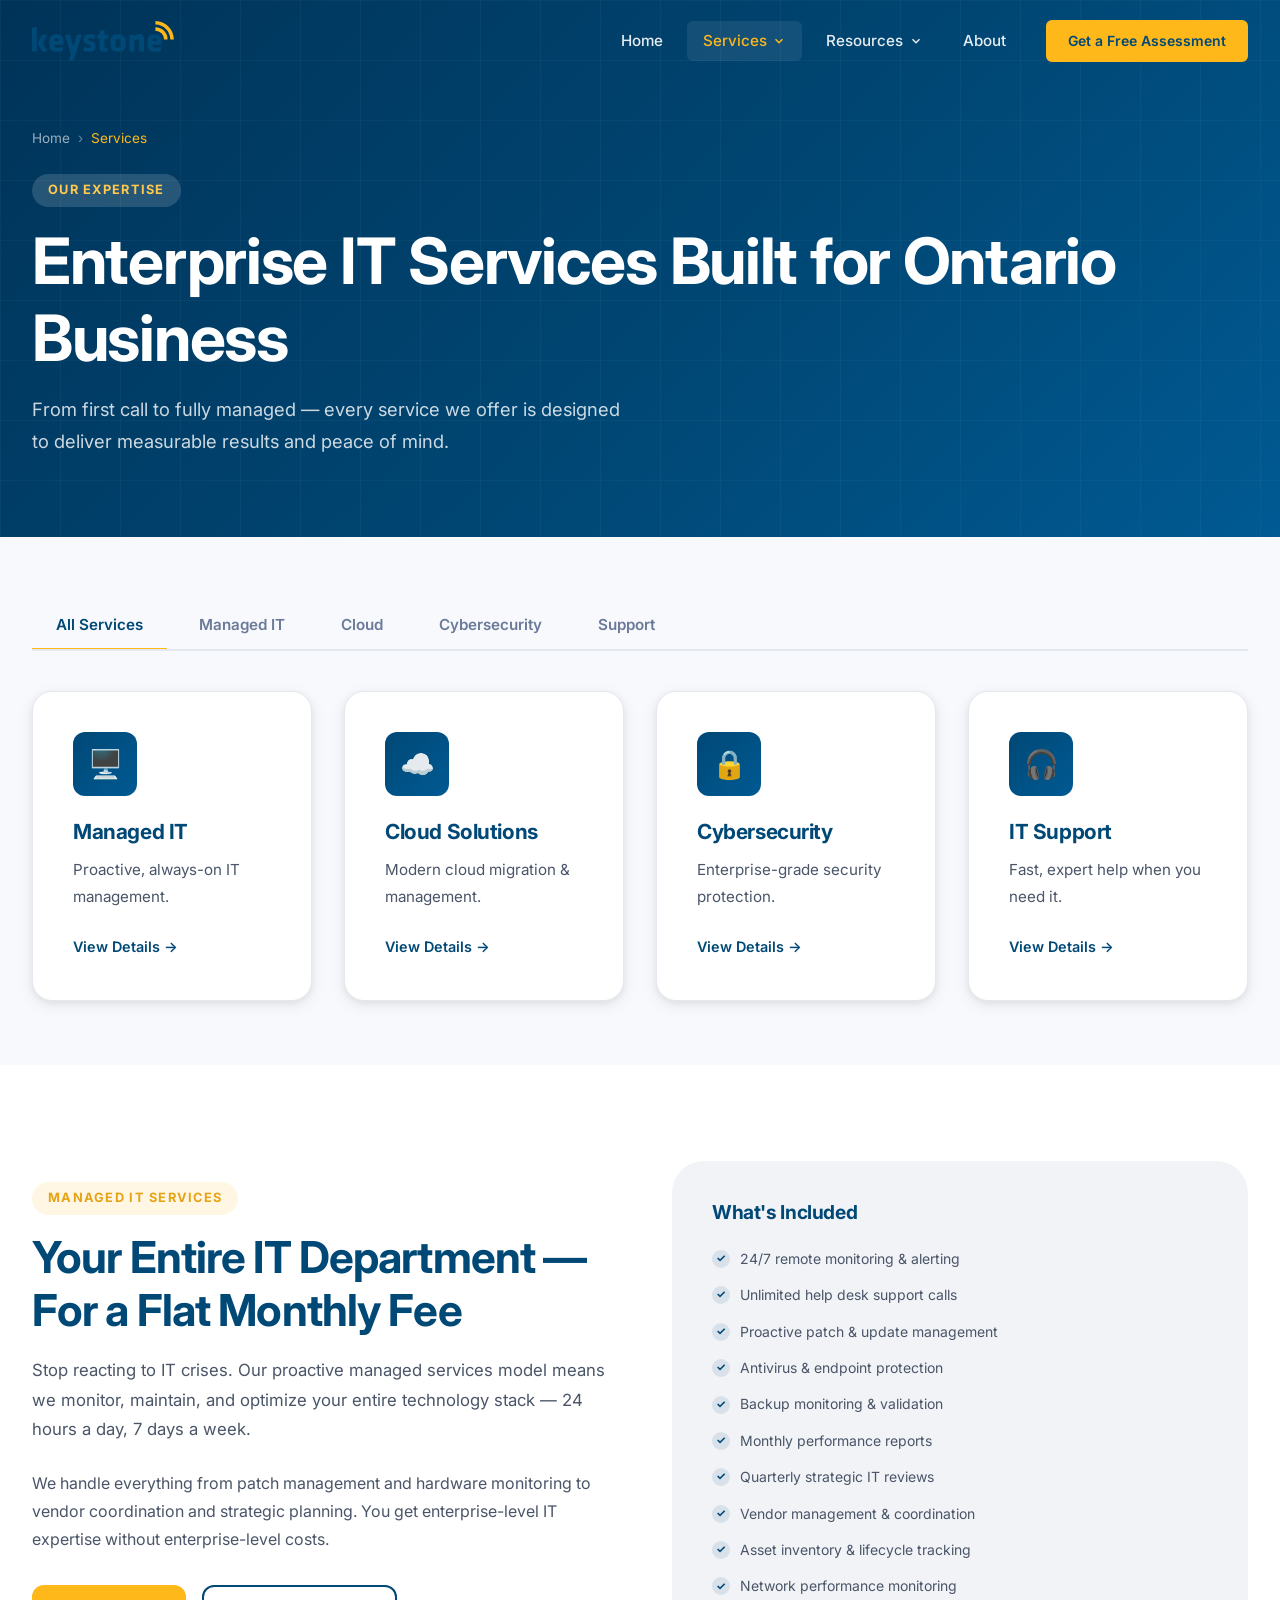
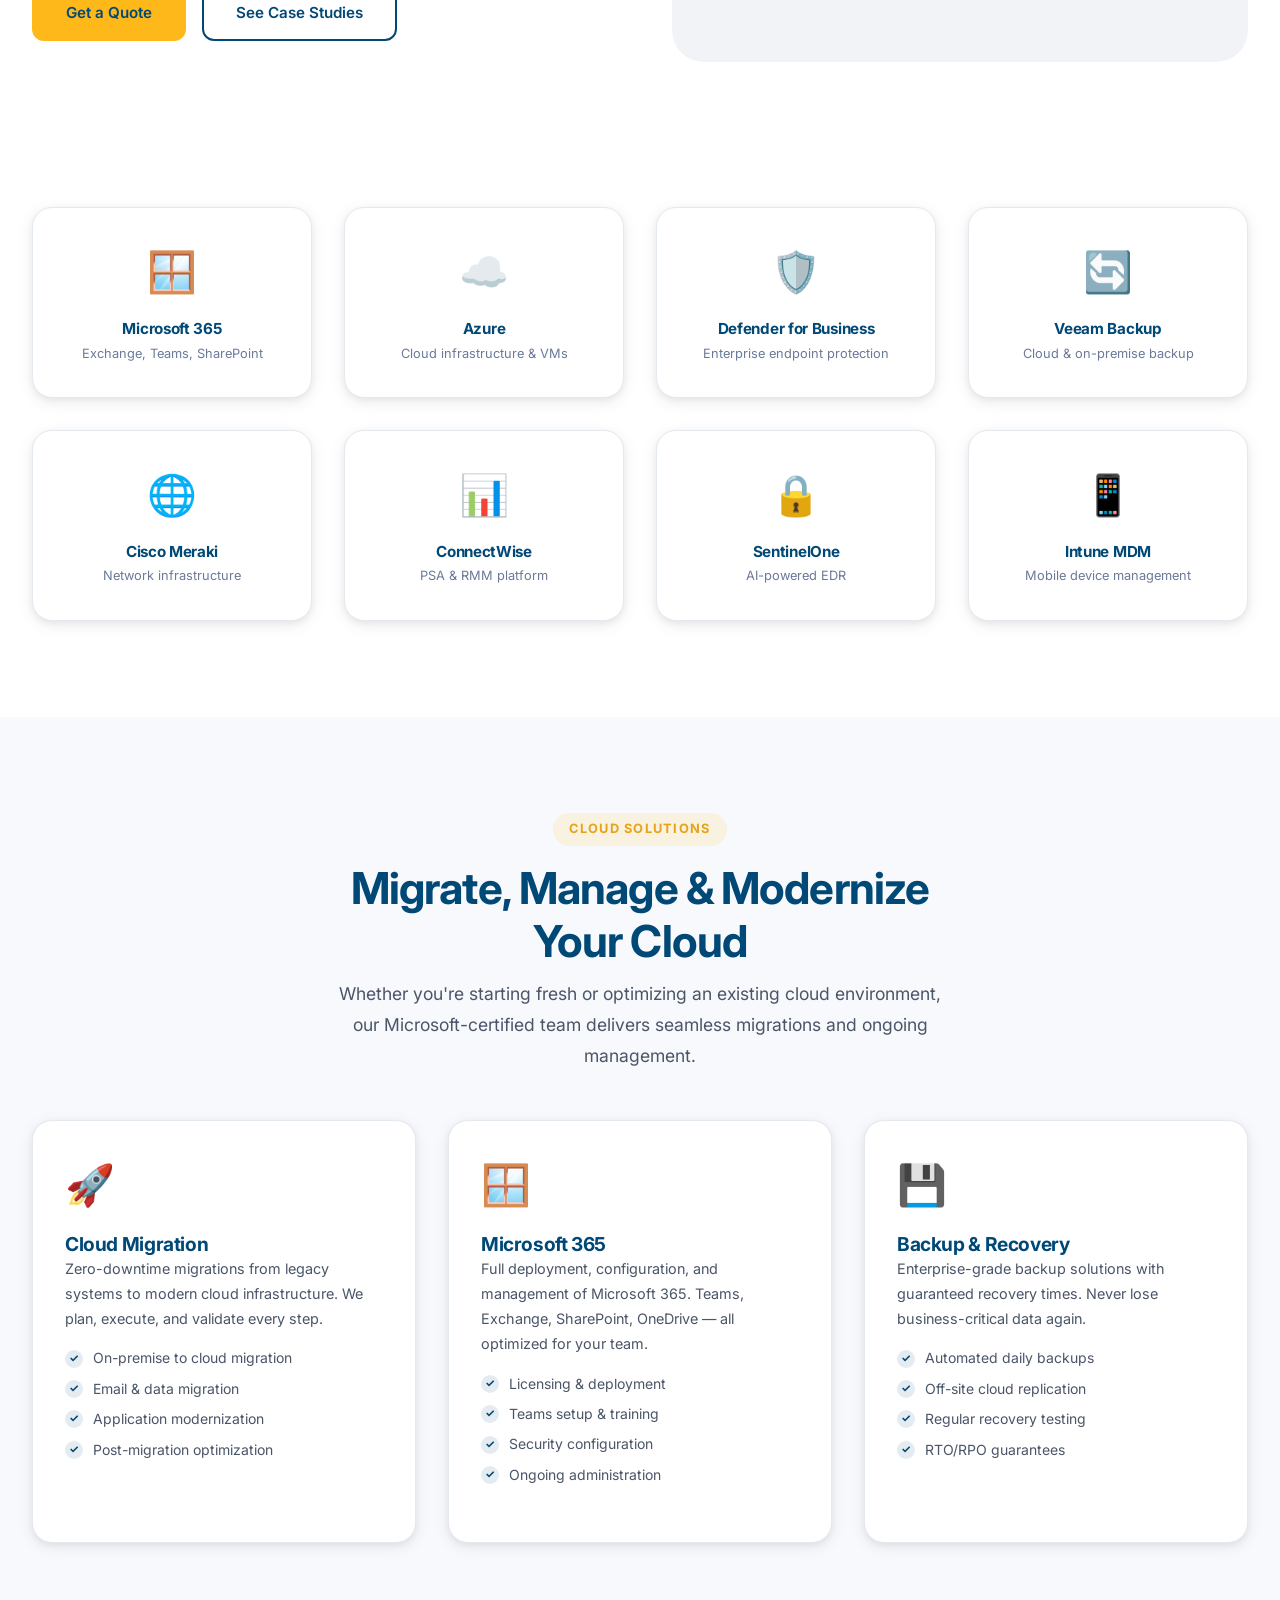
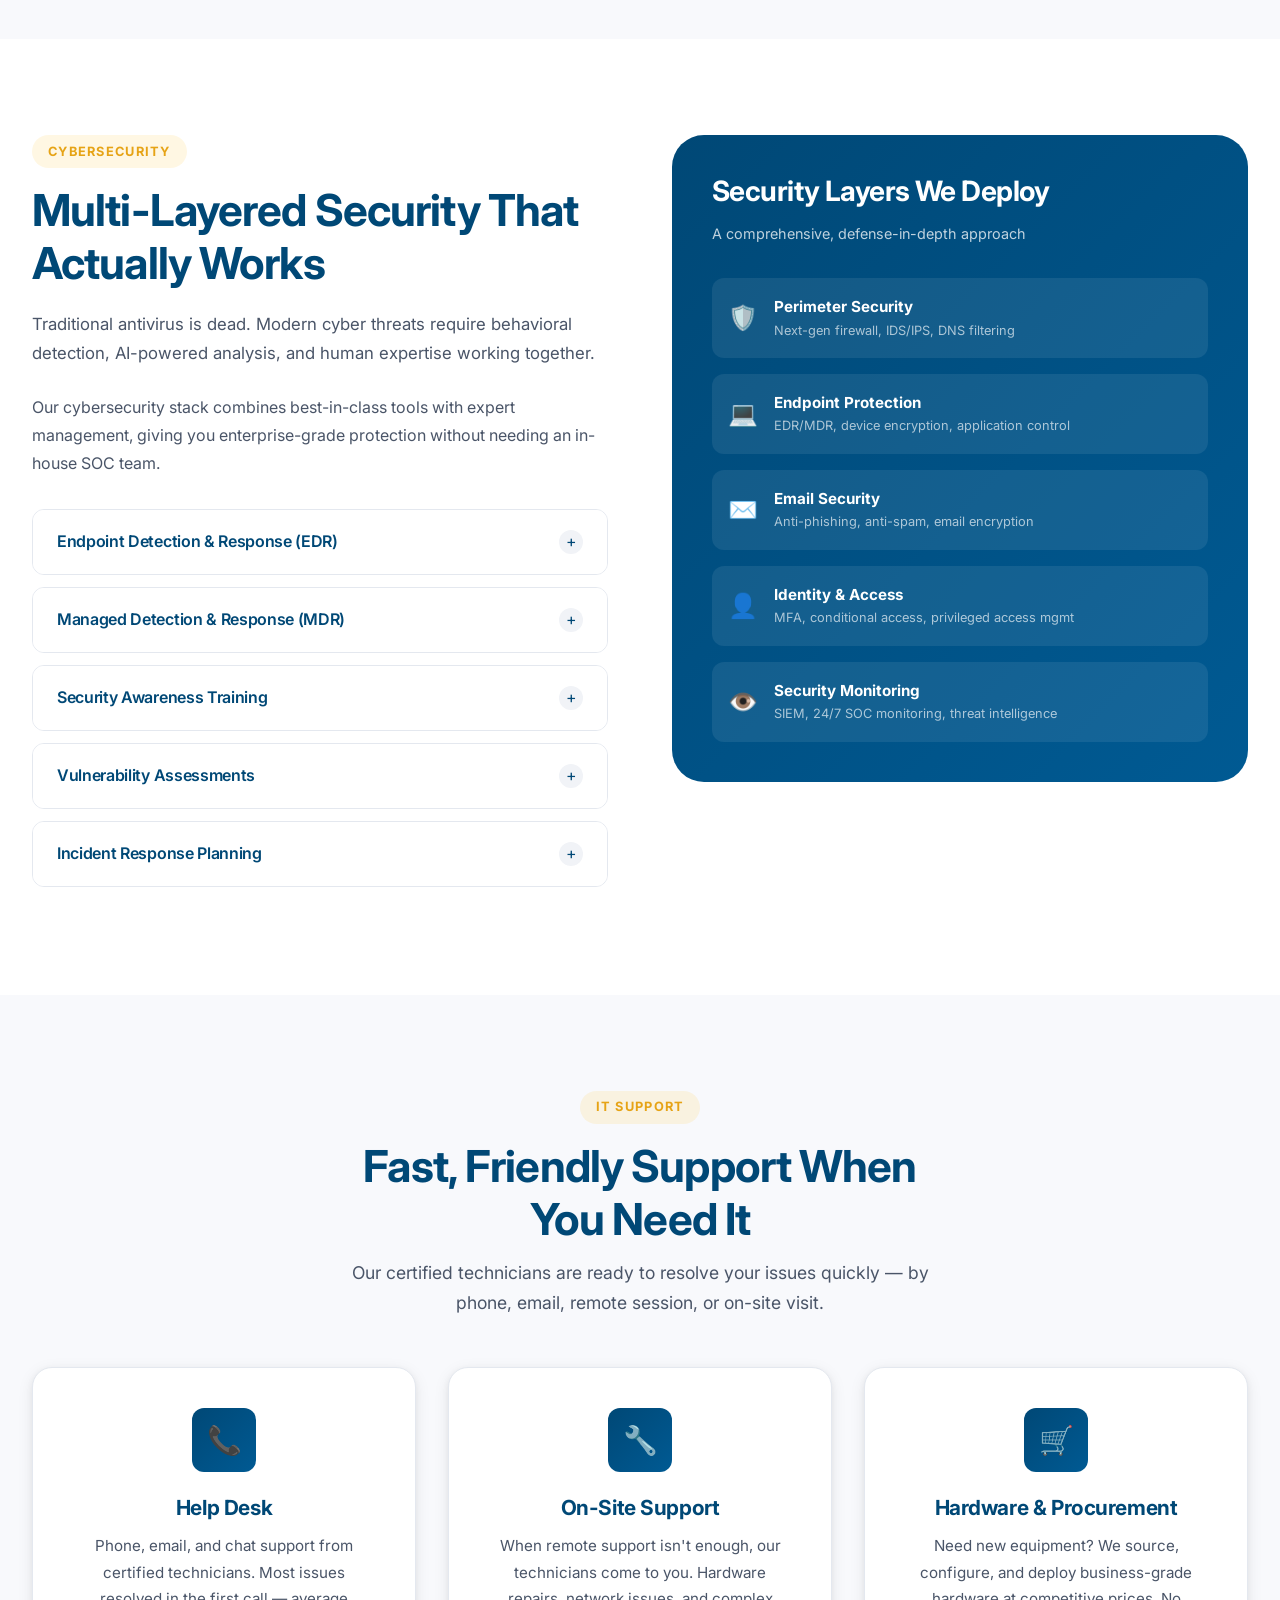
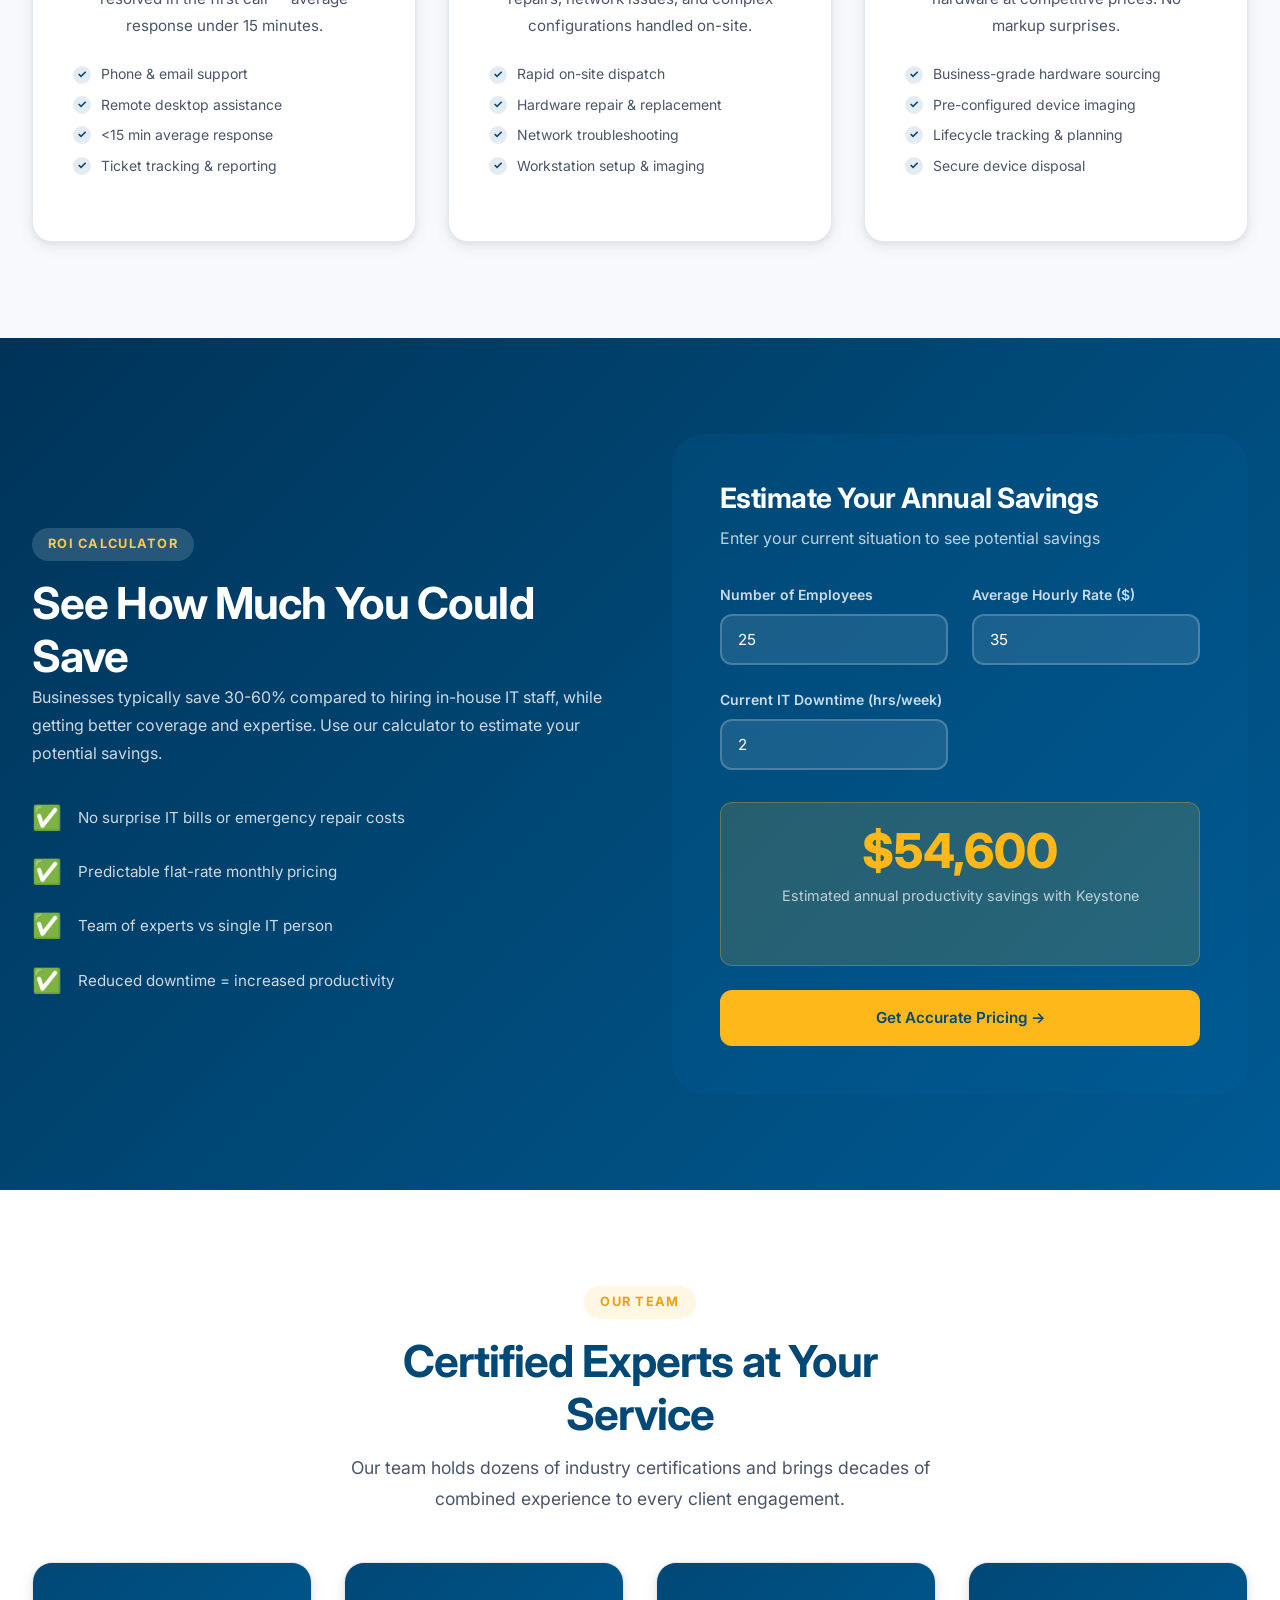
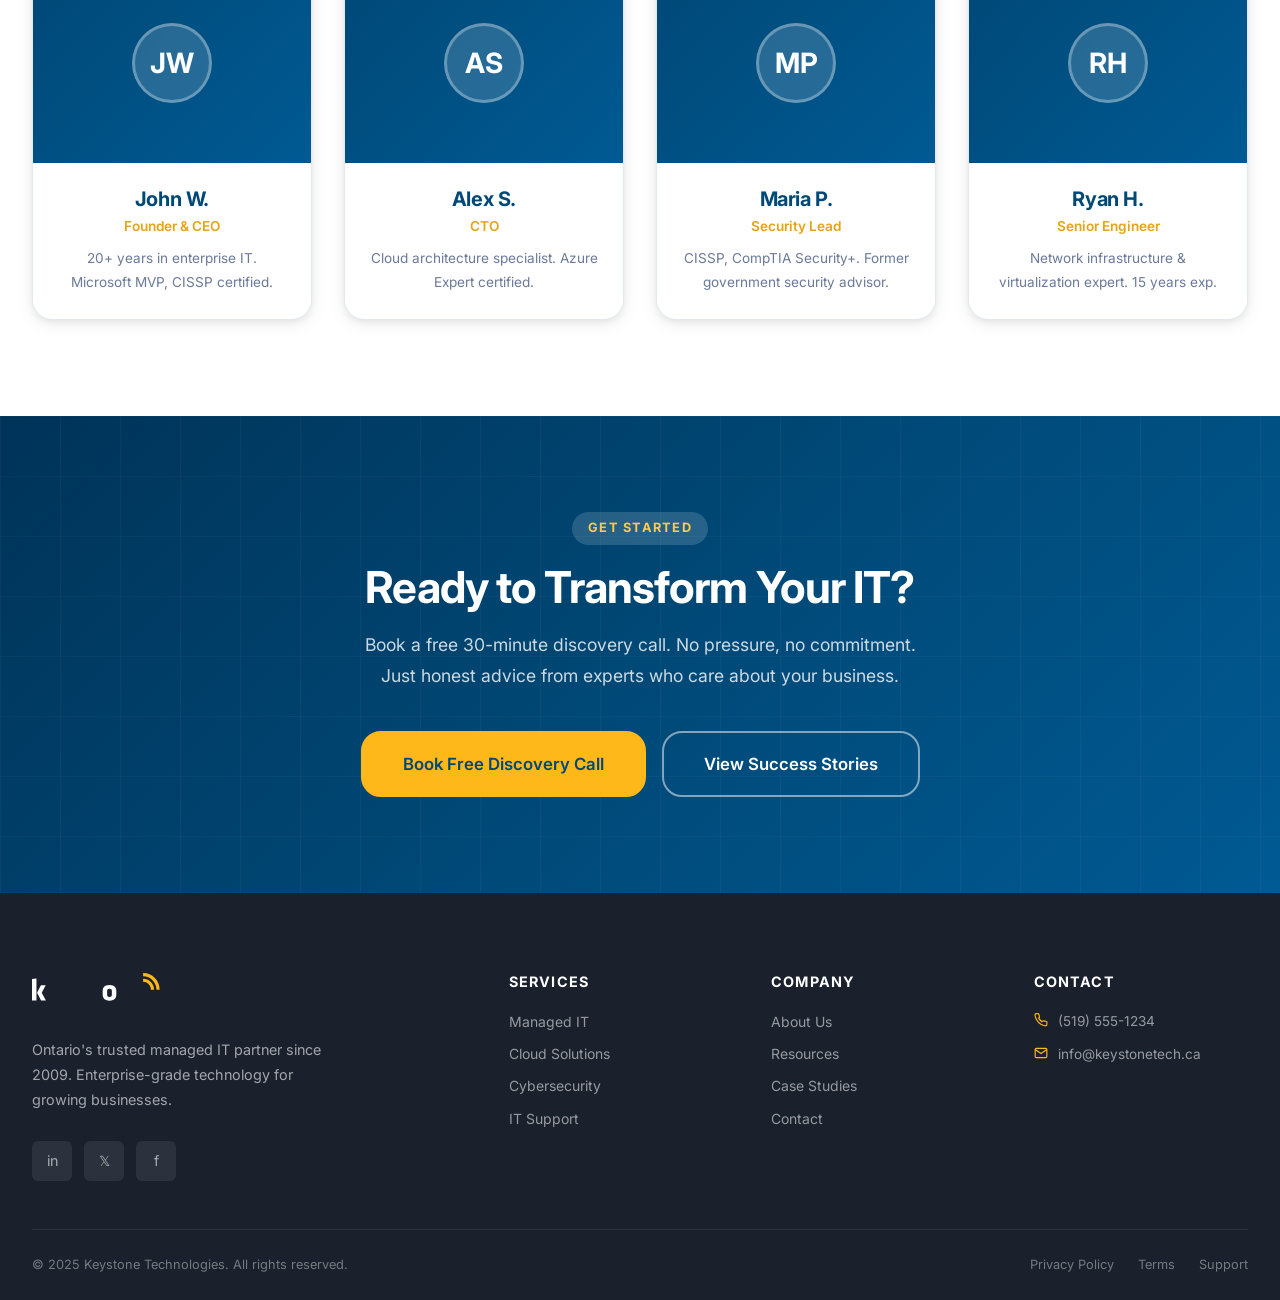
<file: services.html>
<!DOCTYPE html>
<html lang="en">
<head>
  <meta charset="UTF-8" />
  <meta name="viewport" content="width=device-width, initial-scale=1.0" />
  <title>IT Services — Managed IT, Cloud & Cybersecurity | Keystone Technologies</title>
  <meta name="description" content="Comprehensive IT services for Ontario businesses: Managed IT, Cloud Solutions, Cybersecurity, and IT Support. Explore our service packages and ROI calculator." />
  <link rel="preconnect" href="https://fonts.googleapis.com" />
  <link rel="preconnect" href="https://fonts.gstatic.com" crossorigin />
  <link href="https://fonts.googleapis.com/css2?family=Inter:wght@400;500;600;700;800;900&display=swap" rel="stylesheet" />
  <link rel="stylesheet" href="styles.css" />
  <link rel="icon" type="image/svg+xml" href="assets/images/logo.svg" />
</head>
<body>

<a class="skip-link" href="#main">Skip to main content</a>

<nav id="navbar" role="navigation" aria-label="Main navigation">
  <div class="nav-inner">
    <a href="index.html" class="nav-logo nav-logo-dark" aria-label="Keystone Technologies Home">
      <svg xmlns="http://www.w3.org/2000/svg" viewBox="0 0 739.55 208.54" aria-hidden="true"><defs><style>.na{fill:#004876;}.nb{fill:#ffb819;}</style></defs><path class="na" d="M0,158.83V35.43l25.9-3.6v127H0ZM51.63,71.21h27.7l-23,43.54,24.1,44.07H52.7L29.32,114.75Z"/><path class="na" d="M116.21,124.12v2.51c0,10.06,4,12.77,15.83,12.77a102.67,102.67,0,0,0,26.62-3.78L162.42,155a104.36,104.36,0,0,1-32.91,5.59c-28.41,0-39.21-14.05-39.21-35.63V104.5c0-18.89,8.46-35.07,37.59-35.07s35.45,17.26,35.45,36.33v18.36H116.21Zm22.66-23.22c0-6.11-1.8-11.16-10.79-11.16s-11.87,5-11.87,11.16v3.78h22.66V100.9Z"/><polygon class="na" points="192.03 208.12 202.53 172.78 198.41 158.83 171.43 71.22 197.69 71.22 215.5 133.28 233.3 71.22 259.57 71.22 232.05 158.83 216.5 208.12 192.03 208.12"/><path class="na" d="M298.61,160.63a116.82,116.82,0,0,1-31.84-5.22l4.13-19.26a94.38,94.38,0,0,0,26.44,4c7.73,0,9-2.17,9-7.37,0-5.59-.18-6.3-14.21-9.71-21.23-5.23-23.21-11-23.21-27.36,0-18.53,7.18-26.26,33.47-26.26,6.64,0,18.87.9,26.61,2.88l-2.33,20.14a146.45,146.45,0,0,0-24.1-2.52c-7.56,0-9.36,2-9.36,5.95,0,5.39.72,6.11,11.16,8.45,25,5.57,26.8,11,26.8,28.43,0,18-7.55,27.88-32.55,27.88"/><path class="na" d="M378.47,160.63c-16.72,0-26.44-6.3-26.44-22.49v-46H340.16V71.21H352v-21l25.91-3.59V71.21h20l-1.45,20.88H377.93v42.45c0,3.6,2.16,4.85,5.39,4.85a35.46,35.46,0,0,0,10.79-1.62l3.06,19.62a60.82,60.82,0,0,1-18.71,3.24"/><path class="na" d="M409.4,125.19V104.86c0-18,8.45-35.44,39.58-35.44s39.58,17.45,39.58,35.44v20.33c0,18-8.46,35.45-39.58,35.45s-39.58-17.45-39.58-35.45m53.24,0.72V104.14c0-8.27-4.31-13-13.67-13s-13.67,4.68-13.67,13v21.77c0,8.27,4.32,12.94,13.67,12.94s13.67-4.67,13.67-12.94"/><path class="na" d="M558.53,158.83V100.9c0-4-1.79-6.29-6.31-6.29-4.67,0-13.3,3.23-18.88,6.29v57.92h-25.9V71.21h19.24l2.7,6.67c10.79-5.22,24.82-8.46,34.9-8.46,14.92,0,20.14,11.17,20.14,28.07v61.34h-25.9Z"/><path class="na" d="M628.32,124.12v2.51c0,10.06,4,12.77,15.83,12.77a102.76,102.76,0,0,0,26.62-3.78L674.54,155a104.32,104.32,0,0,1-32.91,5.59c-28.43,0-39.24-14.05-39.24-35.63V104.5c0-18.89,8.48-35.07,37.62-35.07s35.44,17.26,35.44,36.33v18.36H628.32ZM651,100.9c0-6.11-1.81-11.16-10.79-11.16s-11.88,5-11.88,11.16v3.78H651V100.9Z"/><path class="nb" d="M688.44,96.36a44.88,44.88,0,0,0-13.15-31.94,44.43,44.43,0,0,0-31.72-13.2V32.74a63.54,63.54,0,0,1,63.35,63.61H688.44Z"/><path class="nb" d="M721.09,96.38c0-43-34.76-77.91-77.49-77.91V0c52.9,0,95.95,43.22,95.95,96.38H721.09Z"/></svg>
    </a>
    <ul class="nav-menu" role="list">
      <li class="nav-item"><a href="index.html" class="nav-link">Home</a></li>
      <li class="nav-item">
        <a href="services.html" class="nav-link active" aria-haspopup="true">Services <svg class="chevron" viewBox="0 0 24 24" fill="none" stroke="currentColor" stroke-width="2.5"><polyline points="6 9 12 15 18 9"/></svg></a>
        <div class="dropdown" role="menu">
          <div class="dropdown-header">Our Services</div>
          <a href="#managed-it" class="dropdown-item" role="menuitem"><div class="dropdown-icon">🖥️</div><div class="dropdown-item-text"><strong>Managed IT Services</strong><span>Proactive monitoring & support</span></div></a>
          <a href="#cloud" class="dropdown-item" role="menuitem"><div class="dropdown-icon">☁️</div><div class="dropdown-item-text"><strong>Cloud Solutions</strong><span>Microsoft 365, Azure & migration</span></div></a>
          <a href="#cybersecurity" class="dropdown-item" role="menuitem"><div class="dropdown-icon">🔒</div><div class="dropdown-item-text"><strong>Cybersecurity</strong><span>EDR, MDR & security assessments</span></div></a>
          <a href="#support" class="dropdown-item" role="menuitem"><div class="dropdown-icon">🎧</div><div class="dropdown-item-text"><strong>IT Support</strong><span>Help desk & on-site support</span></div></a>
        </div>
      </li>
      <li class="nav-item">
        <a href="resources.html" class="nav-link" aria-haspopup="true">Resources <svg class="chevron" viewBox="0 0 24 24" fill="none" stroke="currentColor" stroke-width="2.5"><polyline points="6 9 12 15 18 9"/></svg></a>
        <div class="dropdown" role="menu">
          <div class="dropdown-header">Resources</div>
          <a href="resources.html#blog" class="dropdown-item" role="menuitem"><div class="dropdown-icon">📝</div><div class="dropdown-item-text"><strong>Blog & Articles</strong><span>47 expert articles</span></div></a>
          <a href="resources.html#webinars" class="dropdown-item" role="menuitem"><div class="dropdown-icon">🎥</div><div class="dropdown-item-text"><strong>Webinars</strong><span>On-demand expert sessions</span></div></a>
          <a href="resources.html#whitepapers" class="dropdown-item" role="menuitem"><div class="dropdown-icon">📄</div><div class="dropdown-item-text"><strong>Whitepapers</strong><span>In-depth guides</span></div></a>
          <a href="case-studies.html" class="dropdown-item" role="menuitem"><div class="dropdown-icon">📊</div><div class="dropdown-item-text"><strong>Case Studies</strong><span>Client success stories</span></div></a>
        </div>
      </li>
      <li class="nav-item"><a href="about.html" class="nav-link">About</a></li>
      <li class="nav-item nav-cta"><a href="contact.html" class="btn btn-primary btn-sm">Get a Free Assessment</a></li>
    </ul>
    <button class="hamburger" aria-label="Toggle navigation" aria-expanded="false"><span></span><span></span><span></span></button>
  </div>
</nav>

<div class="mobile-nav" role="dialog" aria-label="Mobile navigation">
  <div class="mobile-nav-item"><a href="index.html" class="mobile-nav-link">Home</a></div>
  <div class="mobile-nav-item"><a href="services.html" class="mobile-nav-link">Services</a><div class="mobile-nav-sub"><a href="#managed-it">Managed IT</a><a href="#cloud">Cloud Solutions</a><a href="#cybersecurity">Cybersecurity</a><a href="#support">IT Support</a></div></div>
  <div class="mobile-nav-item"><a href="resources.html" class="mobile-nav-link">Resources</a></div>
  <div class="mobile-nav-item"><a href="about.html" class="mobile-nav-link">About</a></div>
  <div class="mobile-nav-item"><a href="contact.html" class="mobile-nav-link">Contact</a></div>
  <div style="padding: 2rem 0;"><a href="contact.html" class="btn btn-primary" style="width:100%;justify-content:center;">Get a Free Assessment</a></div>
</div>

<main id="main">

<!-- Page Hero -->
<div class="page-hero">
  <div class="container">
    <div class="page-hero-content">
      <nav class="breadcrumb" aria-label="Breadcrumb">
        <a href="index.html">Home</a>
        <span aria-hidden="true">›</span>
        <span class="current">Services</span>
      </nav>
      <div class="section-label light">Our Expertise</div>
      <h1>Enterprise IT Services Built for Ontario Business</h1>
      <p>From first call to fully managed — every service we offer is designed to deliver measurable results and peace of mind.</p>
    </div>
  </div>
</div>

<!-- Service Overview Tabs -->
<section class="bg-off-white section-sm">
  <div class="container">
    <div class="tabs-nav" role="tablist" aria-label="Service overview">
      <button class="tab-btn active" role="tab" aria-selected="true">All Services</button>
      <button class="tab-btn" role="tab" aria-selected="false">Managed IT</button>
      <button class="tab-btn" role="tab" aria-selected="false">Cloud</button>
      <button class="tab-btn" role="tab" aria-selected="false">Cybersecurity</button>
      <button class="tab-btn" role="tab" aria-selected="false">Support</button>
    </div>
    <div>
      <div class="tab-panel active">
        <div class="grid-4">
          <a href="#managed-it" class="service-card" style="text-decoration:none;">
            <div class="service-icon">🖥️</div>
            <h3>Managed IT</h3>
            <p>Proactive, always-on IT management.</p>
            <span class="service-link">View Details →</span>
          </a>
          <a href="#cloud" class="service-card" style="text-decoration:none;">
            <div class="service-icon">☁️</div>
            <h3>Cloud Solutions</h3>
            <p>Modern cloud migration & management.</p>
            <span class="service-link">View Details →</span>
          </a>
          <a href="#cybersecurity" class="service-card" style="text-decoration:none;">
            <div class="service-icon">🔒</div>
            <h3>Cybersecurity</h3>
            <p>Enterprise-grade security protection.</p>
            <span class="service-link">View Details →</span>
          </a>
          <a href="#support" class="service-card" style="text-decoration:none;">
            <div class="service-icon">🎧</div>
            <h3>IT Support</h3>
            <p>Fast, expert help when you need it.</p>
            <span class="service-link">View Details →</span>
          </a>
        </div>
      </div>
    </div>
  </div>
</section>

<!-- ============================
     MANAGED IT SERVICES
     ============================ -->
<section id="managed-it" aria-labelledby="managed-it-heading">
  <div class="container">
    <div class="grid-2" style="gap: 4rem; align-items: center;">
      <div class="reveal">
        <div class="section-label">Managed IT Services</div>
        <h2 id="managed-it-heading">Your Entire IT Department — For a Flat Monthly Fee</h2>
        <p style="font-size:1.05rem; margin: 1.25rem 0 1.5rem;">Stop reacting to IT crises. Our proactive managed services model means we monitor, maintain, and optimize your entire technology stack — 24 hours a day, 7 days a week.</p>
        <p>We handle everything from patch management and hardware monitoring to vendor coordination and strategic planning. You get enterprise-level IT expertise without enterprise-level costs.</p>
        <div style="margin-top: 2rem; display: flex; gap: 1rem; flex-wrap: wrap;">
          <a href="contact.html" class="btn btn-primary">Get a Quote</a>
          <a href="case-studies.html" class="btn btn-outline-navy">See Case Studies</a>
        </div>
      </div>
      <div class="reveal">
        <div style="background: var(--gray-100); border-radius: var(--radius-xl); padding: 2.5rem;">
          <h3 style="margin-bottom: 1.5rem; font-size: 1.2rem;">What's Included</h3>
          <div class="service-features" style="gap: 0.875rem;">
            <div class="service-feature">24/7 remote monitoring & alerting</div>
            <div class="service-feature">Unlimited help desk support calls</div>
            <div class="service-feature">Proactive patch & update management</div>
            <div class="service-feature">Antivirus & endpoint protection</div>
            <div class="service-feature">Backup monitoring & validation</div>
            <div class="service-feature">Monthly performance reports</div>
            <div class="service-feature">Quarterly strategic IT reviews</div>
            <div class="service-feature">Vendor management & coordination</div>
            <div class="service-feature">Asset inventory & lifecycle tracking</div>
            <div class="service-feature">Network performance monitoring</div>
          </div>
        </div>
      </div>
    </div>

    <!-- Tech Stack -->
    <div style="margin-top: 5rem;">
      <h3 class="text-center reveal" style="margin-bottom: 2rem;">Technology Stack We Manage</h3>
      <div class="grid-4 reveal">
        <div class="award-card"><div class="award-icon">🪟</div><h4>Microsoft 365</h4><p>Exchange, Teams, SharePoint</p></div>
        <div class="award-card"><div class="award-icon">☁️</div><h4>Azure</h4><p>Cloud infrastructure & VMs</p></div>
        <div class="award-card"><div class="award-icon">🛡️</div><h4>Defender for Business</h4><p>Enterprise endpoint protection</p></div>
        <div class="award-card"><div class="award-icon">🔄</div><h4>Veeam Backup</h4><p>Cloud & on-premise backup</p></div>
        <div class="award-card"><div class="award-icon">🌐</div><h4>Cisco Meraki</h4><p>Network infrastructure</p></div>
        <div class="award-card"><div class="award-icon">📊</div><h4>ConnectWise</h4><p>PSA & RMM platform</p></div>
        <div class="award-card"><div class="award-icon">🔒</div><h4>SentinelOne</h4><p>AI-powered EDR</p></div>
        <div class="award-card"><div class="award-icon">📱</div><h4>Intune MDM</h4><p>Mobile device management</p></div>
      </div>
    </div>
  </div>
</section>

<!-- ============================
     CLOUD SOLUTIONS
     ============================ -->
<section id="cloud" class="bg-off-white" aria-labelledby="cloud-heading">
  <div class="container">
    <div class="section-intro text-center reveal">
      <div class="section-label">Cloud Solutions</div>
      <h2 id="cloud-heading">Migrate, Manage & Modernize Your Cloud</h2>
      <p>Whether you're starting fresh or optimizing an existing cloud environment, our Microsoft-certified team delivers seamless migrations and ongoing management.</p>
    </div>
    <div class="grid-3 reveal">
      <div class="card">
        <div class="card-body">
          <div style="font-size:2.5rem; margin-bottom:1rem;">🚀</div>
          <h3 style="font-size:1.2rem;">Cloud Migration</h3>
          <p style="font-size:0.9rem;">Zero-downtime migrations from legacy systems to modern cloud infrastructure. We plan, execute, and validate every step.</p>
          <ul class="service-features" style="margin-top: 1rem;">
            <li class="service-feature">On-premise to cloud migration</li>
            <li class="service-feature">Email & data migration</li>
            <li class="service-feature">Application modernization</li>
            <li class="service-feature">Post-migration optimization</li>
          </ul>
        </div>
      </div>
      <div class="card">
        <div class="card-body">
          <div style="font-size:2.5rem; margin-bottom:1rem;">🪟</div>
          <h3 style="font-size:1.2rem;">Microsoft 365</h3>
          <p style="font-size:0.9rem;">Full deployment, configuration, and management of Microsoft 365. Teams, Exchange, SharePoint, OneDrive — all optimized for your team.</p>
          <ul class="service-features" style="margin-top: 1rem;">
            <li class="service-feature">Licensing & deployment</li>
            <li class="service-feature">Teams setup & training</li>
            <li class="service-feature">Security configuration</li>
            <li class="service-feature">Ongoing administration</li>
          </ul>
        </div>
      </div>
      <div class="card">
        <div class="card-body">
          <div style="font-size:2.5rem; margin-bottom:1rem;">💾</div>
          <h3 style="font-size:1.2rem;">Backup & Recovery</h3>
          <p style="font-size:0.9rem;">Enterprise-grade backup solutions with guaranteed recovery times. Never lose business-critical data again.</p>
          <ul class="service-features" style="margin-top: 1rem;">
            <li class="service-feature">Automated daily backups</li>
            <li class="service-feature">Off-site cloud replication</li>
            <li class="service-feature">Regular recovery testing</li>
            <li class="service-feature">RTO/RPO guarantees</li>
          </ul>
        </div>
      </div>
    </div>
  </div>
</section>

<!-- ============================
     CYBERSECURITY
     ============================ -->
<section id="cybersecurity" aria-labelledby="cyber-heading">
  <div class="container">
    <div class="grid-2" style="gap:4rem; align-items: flex-start;">
      <div class="reveal">
        <div class="section-label">Cybersecurity</div>
        <h2 id="cyber-heading">Multi-Layered Security That Actually Works</h2>
        <p style="font-size:1.05rem; margin: 1.25rem 0 1.5rem;">Traditional antivirus is dead. Modern cyber threats require behavioral detection, AI-powered analysis, and human expertise working together.</p>
        <p>Our cybersecurity stack combines best-in-class tools with expert management, giving you enterprise-grade protection without needing an in-house SOC team.</p>

        <div style="margin-top: 2rem;">
          <div class="accordion">
            <div class="accordion-item">
              <div class="accordion-header">
                <h4>Endpoint Detection & Response (EDR)</h4>
                <div class="accordion-icon">+</div>
              </div>
              <div class="accordion-body">
                <p>EDR goes far beyond antivirus. It monitors endpoint behavior in real-time, detecting suspicious activity that traditional tools miss. Using AI and machine learning, we identify and neutralize threats before they cause damage.</p>
              </div>
            </div>
            <div class="accordion-item">
              <div class="accordion-header">
                <h4>Managed Detection & Response (MDR)</h4>
                <div class="accordion-icon">+</div>
              </div>
              <div class="accordion-body">
                <p>MDR adds 24/7 human expert monitoring on top of EDR. Our security analysts investigate alerts, hunt for threats, and respond to incidents — all without you needing an in-house security team.</p>
              </div>
            </div>
            <div class="accordion-item">
              <div class="accordion-header">
                <h4>Security Awareness Training</h4>
                <div class="accordion-icon">+</div>
              </div>
              <div class="accordion-body">
                <p>95% of breaches involve human error. Our training programs use simulated phishing attacks and engaging modules to turn your employees from your biggest vulnerability into your strongest defense.</p>
              </div>
            </div>
            <div class="accordion-item">
              <div class="accordion-header">
                <h4>Vulnerability Assessments</h4>
                <div class="accordion-icon">+</div>
              </div>
              <div class="accordion-body">
                <p>We regularly scan your entire environment for vulnerabilities — open ports, unpatched software, misconfigured systems. Findings are prioritized by risk and remediation is handled by our team.</p>
              </div>
            </div>
            <div class="accordion-item">
              <div class="accordion-header">
                <h4>Incident Response Planning</h4>
                <div class="accordion-icon">+</div>
              </div>
              <div class="accordion-body">
                <p>When (not if) a security incident occurs, having a plan makes all the difference. We develop, document, and regularly test your incident response plan so your team knows exactly what to do.</p>
              </div>
            </div>
          </div>
        </div>
      </div>
      <div class="reveal">
        <div style="background: linear-gradient(135deg, var(--navy) 0%, var(--navy-light) 100%); border-radius: var(--radius-xl); padding: 2.5rem; color: white;">
          <h3 style="color: white; margin-bottom: 0.75rem;">Security Layers We Deploy</h3>
          <p style="color: rgba(255,255,255,0.75); margin-bottom: 2rem; font-size:0.9rem;">A comprehensive, defense-in-depth approach</p>
          <div style="display: flex; flex-direction: column; gap: 1rem;">
            <div style="display:flex; align-items:center; gap:1rem; background: rgba(255,255,255,0.08); border-radius: var(--radius); padding: 1rem;">
              <span style="font-size:1.5rem;">🛡️</span>
              <div>
                <strong style="color:white; font-size:0.95rem;">Perimeter Security</strong>
                <p style="color: rgba(255,255,255,0.65); font-size:0.8rem; margin:0;">Next-gen firewall, IDS/IPS, DNS filtering</p>
              </div>
            </div>
            <div style="display:flex; align-items:center; gap:1rem; background: rgba(255,255,255,0.08); border-radius: var(--radius); padding: 1rem;">
              <span style="font-size:1.5rem;">💻</span>
              <div>
                <strong style="color:white; font-size:0.95rem;">Endpoint Protection</strong>
                <p style="color: rgba(255,255,255,0.65); font-size:0.8rem; margin:0;">EDR/MDR, device encryption, application control</p>
              </div>
            </div>
            <div style="display:flex; align-items:center; gap:1rem; background: rgba(255,255,255,0.08); border-radius: var(--radius); padding: 1rem;">
              <span style="font-size:1.5rem;">✉️</span>
              <div>
                <strong style="color:white; font-size:0.95rem;">Email Security</strong>
                <p style="color: rgba(255,255,255,0.65); font-size:0.8rem; margin:0;">Anti-phishing, anti-spam, email encryption</p>
              </div>
            </div>
            <div style="display:flex; align-items:center; gap:1rem; background: rgba(255,255,255,0.08); border-radius: var(--radius); padding: 1rem;">
              <span style="font-size:1.5rem;">👤</span>
              <div>
                <strong style="color:white; font-size:0.95rem;">Identity & Access</strong>
                <p style="color: rgba(255,255,255,0.65); font-size:0.8rem; margin:0;">MFA, conditional access, privileged access mgmt</p>
              </div>
            </div>
            <div style="display:flex; align-items:center; gap:1rem; background: rgba(255,255,255,0.08); border-radius: var(--radius); padding: 1rem;">
              <span style="font-size:1.5rem;">👁️</span>
              <div>
                <strong style="color:white; font-size:0.95rem;">Security Monitoring</strong>
                <p style="color: rgba(255,255,255,0.65); font-size:0.8rem; margin:0;">SIEM, 24/7 SOC monitoring, threat intelligence</p>
              </div>
            </div>
          </div>
        </div>
      </div>
    </div>
  </div>
</section>

<!-- ============================
     IT SUPPORT
     ============================ -->
<section id="support" class="bg-off-white" aria-labelledby="support-heading">
  <div class="container">
    <div class="section-intro text-center reveal">
      <div class="section-label">IT Support</div>
      <h2 id="support-heading">Fast, Friendly Support When You Need It</h2>
      <p>Our certified technicians are ready to resolve your issues quickly — by phone, email, remote session, or on-site visit.</p>
    </div>
    <div class="grid-3 reveal">
      <div class="service-card text-center">
        <div class="service-icon" style="margin: 0 auto 1.5rem;">📞</div>
        <h3>Help Desk</h3>
        <p>Phone, email, and chat support from certified technicians. Most issues resolved in the first call — average response under 15 minutes.</p>
        <ul class="service-features">
          <li class="service-feature">Phone & email support</li>
          <li class="service-feature">Remote desktop assistance</li>
          <li class="service-feature">&lt;15 min average response</li>
          <li class="service-feature">Ticket tracking & reporting</li>
        </ul>
      </div>
      <div class="service-card text-center">
        <div class="service-icon" style="margin: 0 auto 1.5rem;">🔧</div>
        <h3>On-Site Support</h3>
        <p>When remote support isn't enough, our technicians come to you. Hardware repairs, network issues, and complex configurations handled on-site.</p>
        <ul class="service-features">
          <li class="service-feature">Rapid on-site dispatch</li>
          <li class="service-feature">Hardware repair & replacement</li>
          <li class="service-feature">Network troubleshooting</li>
          <li class="service-feature">Workstation setup & imaging</li>
        </ul>
      </div>
      <div class="service-card text-center">
        <div class="service-icon" style="margin: 0 auto 1.5rem;">🛒</div>
        <h3>Hardware & Procurement</h3>
        <p>Need new equipment? We source, configure, and deploy business-grade hardware at competitive prices. No markup surprises.</p>
        <ul class="service-features">
          <li class="service-feature">Business-grade hardware sourcing</li>
          <li class="service-feature">Pre-configured device imaging</li>
          <li class="service-feature">Lifecycle tracking & planning</li>
          <li class="service-feature">Secure device disposal</li>
        </ul>
      </div>
    </div>
  </div>
</section>

<!-- ROI Calculator -->
<section class="bg-navy-gradient" aria-labelledby="roi-heading">
  <div class="container">
    <div class="grid-2" style="gap: 4rem; align-items: center;">
      <div class="reveal">
        <div class="section-label light">ROI Calculator</div>
        <h2 id="roi-heading" style="color:white;">See How Much You Could Save</h2>
        <p style="color: rgba(255,255,255,0.8);">Businesses typically save 30-60% compared to hiring in-house IT staff, while getting better coverage and expertise. Use our calculator to estimate your potential savings.</p>
        <div style="margin-top: 2rem;">
          <div style="display: flex; flex-direction: column; gap: 1rem;">
            <div style="display: flex; align-items: center; gap: 1rem;">
              <span style="font-size: 1.5rem;">✅</span>
              <p style="color: rgba(255,255,255,0.8); margin: 0; font-size:0.95rem;">No surprise IT bills or emergency repair costs</p>
            </div>
            <div style="display: flex; align-items: center; gap: 1rem;">
              <span style="font-size: 1.5rem;">✅</span>
              <p style="color: rgba(255,255,255,0.8); margin: 0; font-size:0.95rem;">Predictable flat-rate monthly pricing</p>
            </div>
            <div style="display: flex; align-items: center; gap: 1rem;">
              <span style="font-size: 1.5rem;">✅</span>
              <p style="color: rgba(255,255,255,0.8); margin: 0; font-size:0.95rem;">Team of experts vs single IT person</p>
            </div>
            <div style="display: flex; align-items: center; gap: 1rem;">
              <span style="font-size: 1.5rem;">✅</span>
              <p style="color: rgba(255,255,255,0.8); margin: 0; font-size:0.95rem;">Reduced downtime = increased productivity</p>
            </div>
          </div>
        </div>
      </div>
      <div class="reveal">
        <div class="roi-calculator">
          <h3>Estimate Your Annual Savings</h3>
          <p>Enter your current situation to see potential savings</p>
          <form id="roi-calculator-form">
            <div class="roi-inputs">
              <div class="roi-input-group">
                <label for="roi-employees">Number of Employees</label>
                <input type="number" id="roi-employees" value="25" min="1" max="500" placeholder="25" />
              </div>
              <div class="roi-input-group">
                <label for="roi-hourly">Average Hourly Rate ($)</label>
                <input type="number" id="roi-hourly" value="35" min="10" max="200" placeholder="35" />
              </div>
              <div class="roi-input-group">
                <label for="roi-downtime">Current IT Downtime (hrs/week)</label>
                <input type="number" id="roi-downtime" value="2" min="0" max="40" step="0.5" placeholder="2" />
              </div>
            </div>
            <div class="roi-result">
              <div class="roi-amount" id="roi-result-amount">$21,840</div>
              <p>Estimated annual productivity savings with Keystone</p>
            </div>
          </form>
          <div style="margin-top: 1.5rem; text-align: center;">
            <a href="contact.html" class="btn btn-primary" style="width:100%; justify-content:center;">Get Accurate Pricing →</a>
          </div>
        </div>
      </div>
    </div>
  </div>
</section>

<!-- Team Expertise -->
<section aria-labelledby="team-expertise-heading">
  <div class="container">
    <div class="section-intro text-center reveal">
      <div class="section-label">Our Team</div>
      <h2 id="team-expertise-heading">Certified Experts at Your Service</h2>
      <p>Our team holds dozens of industry certifications and brings decades of combined experience to every client engagement.</p>
    </div>
    <div class="grid-4 reveal">
      <div class="team-card">
        <div class="team-avatar"><div class="team-initials">JW</div></div>
        <div class="team-body">
          <h4>John W.</h4>
          <p class="title">Founder & CEO</p>
          <p>20+ years in enterprise IT. Microsoft MVP, CISSP certified.</p>
        </div>
      </div>
      <div class="team-card">
        <div class="team-avatar"><div class="team-initials">AS</div></div>
        <div class="team-body">
          <h4>Alex S.</h4>
          <p class="title">CTO</p>
          <p>Cloud architecture specialist. Azure Expert certified.</p>
        </div>
      </div>
      <div class="team-card">
        <div class="team-avatar"><div class="team-initials">MP</div></div>
        <div class="team-body">
          <h4>Maria P.</h4>
          <p class="title">Security Lead</p>
          <p>CISSP, CompTIA Security+. Former government security advisor.</p>
        </div>
      </div>
      <div class="team-card">
        <div class="team-avatar"><div class="team-initials">RH</div></div>
        <div class="team-body">
          <h4>Ryan H.</h4>
          <p class="title">Senior Engineer</p>
          <p>Network infrastructure & virtualization expert. 15 years exp.</p>
        </div>
      </div>
    </div>
  </div>
</section>

<!-- CTA -->
<section class="cta-section" aria-labelledby="services-cta">
  <div class="container">
    <div class="cta-section-content reveal">
      <div class="section-label light">Get Started</div>
      <h2 id="services-cta">Ready to Transform Your IT?</h2>
      <p>Book a free 30-minute discovery call. No pressure, no commitment. Just honest advice from experts who care about your business.</p>
      <div class="cta-buttons">
        <a href="contact.html" class="btn btn-primary btn-lg">Book Free Discovery Call</a>
        <a href="case-studies.html" class="btn btn-outline btn-lg">View Success Stories</a>
      </div>
    </div>
  </div>
</section>

</main>

<footer role="contentinfo">
  <div class="container">
    <div class="footer-top">
      <div class="footer-brand">
        <svg xmlns="http://www.w3.org/2000/svg" viewBox="0 0 739.55 208.54" height="36" aria-label="Keystone Technologies" aria-hidden="true"><defs><style>.ff1{fill:#ffffff;}.ff2{fill:#ffb819;}</style></defs><path class="ff1" d="M0,158.83V35.43l25.9-3.6v127H0ZM51.63,71.21h27.7l-23,43.54,24.1,44.07H52.7L29.32,114.75Z"/><path class="ff1" d="M409.4,125.19V104.86c0-18,8.45-35.44,39.58-35.44s39.58,17.45,39.58,35.44v20.33c0,18-8.46,35.45-39.58,35.45s-39.58-17.45-39.58-35.45m53.24,0.72V104.14c0-8.27-4.31-13-13.67-13s-13.67,4.68-13.67,13v21.77c0,8.27,4.32,12.94,13.67,12.94s13.67-4.67,13.67-12.94"/><path class="ff2" d="M688.44,96.36a44.88,44.88,0,0,0-13.15-31.94,44.43,44.43,0,0,0-31.72-13.2V32.74a63.54,63.54,0,0,1,63.35,63.61H688.44Z"/><path class="ff2" d="M721.09,96.38c0-43-34.76-77.91-77.49-77.91V0c52.9,0,95.95,43.22,95.95,96.38H721.09Z"/></svg>
        <p>Ontario's trusted managed IT partner since 2009. Enterprise-grade technology for growing businesses.</p>
        <div class="footer-social">
          <a href="#" class="social-link" aria-label="LinkedIn">in</a>
          <a href="#" class="social-link" aria-label="Twitter">𝕏</a>
          <a href="#" class="social-link" aria-label="Facebook">f</a>
        </div>
      </div>
      <div class="footer-col">
        <h5>Services</h5>
        <nav class="footer-links">
          <a href="#managed-it">Managed IT</a>
          <a href="#cloud">Cloud Solutions</a>
          <a href="#cybersecurity">Cybersecurity</a>
          <a href="#support">IT Support</a>
        </nav>
      </div>
      <div class="footer-col">
        <h5>Company</h5>
        <nav class="footer-links">
          <a href="about.html">About Us</a>
          <a href="resources.html">Resources</a>
          <a href="case-studies.html">Case Studies</a>
          <a href="contact.html">Contact</a>
        </nav>
      </div>
      <div class="footer-col">
        <h5>Contact</h5>
        <div class="footer-contact-items">
          <div class="footer-contact-item"><svg xmlns="http://www.w3.org/2000/svg" viewBox="0 0 24 24" fill="none" stroke="currentColor" stroke-width="2" aria-hidden="true"><path d="M22 16.92v3a2 2 0 0 1-2.18 2 19.79 19.79 0 0 1-8.63-3.07A19.5 19.5 0 0 1 4.69 12 19.79 19.79 0 0 1 1.61 3.41 2 2 0 0 1 3.6 1.21h3a2 2 0 0 1 2 1.72c.127.96.361 1.903.7 2.81a2 2 0 0 1-.45 2.11L7.91 8.81a16 16 0 0 0 6 6l.91-.91a2 2 0 0 1 2.11-.45c.907.339 1.85.573 2.81.7A2 2 0 0 1 22 16.92z"/></svg><a href="tel:+15195551234">(519) 555-1234</a></div>
          <div class="footer-contact-item"><svg xmlns="http://www.w3.org/2000/svg" viewBox="0 0 24 24" fill="none" stroke="currentColor" stroke-width="2" aria-hidden="true"><path d="M4 4h16c1.1 0 2 .9 2 2v12c0 1.1-.9 2-2 2H4c-1.1 0-2-.9-2-2V6c0-1.1.9-2 2-2z"/><polyline points="22,6 12,13 2,6"/></svg><a href="mailto:info@keystonetech.ca">info@keystonetech.ca</a></div>
        </div>
      </div>
    </div>
  </div>
  <div class="container">
    <div class="footer-bottom">
      <p>© 2025 Keystone Technologies. All rights reserved.</p>
      <div class="footer-bottom-links"><a href="#">Privacy Policy</a><a href="#">Terms</a><a href="contact.html">Support</a></div>
    </div>
  </div>
</footer>

<button id="back-to-top" aria-label="Back to top">↑</button>
<script src="script.js"></script>
</body>
</html>
</file>
<file: styles.css>
/* =============================================
   KEYSTONE TECHNOLOGIES — V3 Enterprise Styles
   Colors: Navy #004876 | Orange #ffb819
   ============================================= */

/* ---- Reset & Base ---- */
*, *::before, *::after { box-sizing: border-box; margin: 0; padding: 0; }

:root {
  --navy: #004876;
  --navy-dark: #003358;
  --navy-light: #005a93;
  --orange: #ffb819;
  --orange-dark: #e6a315;
  --orange-light: #ffc94d;
  --white: #ffffff;
  --off-white: #f8f9fc;
  --gray-100: #f1f3f7;
  --gray-200: #e4e8ef;
  --gray-300: #cdd3de;
  --gray-400: #9aa5bb;
  --gray-500: #6b7a99;
  --gray-600: #4a5568;
  --gray-700: #2d3748;
  --gray-800: #1a202c;
  --text: #1a202c;
  --text-muted: #4a5568;
  --font-sans: 'Inter', -apple-system, BlinkMacSystemFont, 'Segoe UI', Roboto, sans-serif;
  --font-heading: 'Inter', -apple-system, BlinkMacSystemFont, 'Segoe UI', sans-serif;
  --radius-sm: 6px;
  --radius: 12px;
  --radius-lg: 20px;
  --radius-xl: 32px;
  --shadow-sm: 0 1px 3px rgba(0,0,0,0.08), 0 1px 2px rgba(0,0,0,0.06);
  --shadow: 0 4px 16px rgba(0,0,0,0.08), 0 2px 6px rgba(0,0,0,0.05);
  --shadow-md: 0 8px 32px rgba(0,0,0,0.1), 0 4px 12px rgba(0,0,0,0.07);
  --shadow-lg: 0 20px 60px rgba(0,0,0,0.12), 0 8px 24px rgba(0,0,0,0.08);
  --shadow-navy: 0 8px 32px rgba(0,72,118,0.25);
  --transition: all 0.25s cubic-bezier(0.4, 0, 0.2, 1);
  --transition-slow: all 0.4s cubic-bezier(0.4, 0, 0.2, 1);
}

html { scroll-behavior: smooth; font-size: 16px; }

body {
  font-family: var(--font-sans);
  color: var(--text);
  background: var(--white);
  line-height: 1.6;
  -webkit-font-smoothing: antialiased;
  overflow-x: hidden;
}

img { max-width: 100%; height: auto; display: block; }
a { color: inherit; text-decoration: none; transition: var(--transition); }
ul { list-style: none; }
button { font-family: inherit; cursor: pointer; border: none; background: none; }

/* ---- Typography ---- */
h1, h2, h3, h4, h5, h6 {
  font-family: var(--font-heading);
  font-weight: 700;
  line-height: 1.2;
  color: var(--navy);
  letter-spacing: -0.02em;
}

h1 { font-size: clamp(2.2rem, 5vw, 4rem); }
h2 { font-size: clamp(1.8rem, 3.5vw, 2.75rem); }
h3 { font-size: clamp(1.3rem, 2.5vw, 1.75rem); }
h4 { font-size: 1.25rem; }
h5 { font-size: 1.1rem; }

p { color: var(--text-muted); line-height: 1.75; }

.text-white, .text-white h1, .text-white h2, .text-white h3,
.text-white h4, .text-white p { color: var(--white); }
.text-white p, .text-white li { color: rgba(255,255,255,0.85); }

/* ---- Layout ---- */
.container {
  width: 100%;
  max-width: 1280px;
  margin: 0 auto;
  padding: 0 2rem;
}

.container-sm { max-width: 900px; margin: 0 auto; padding: 0 2rem; }
.container-lg { max-width: 1440px; margin: 0 auto; padding: 0 2rem; }

section { padding: 6rem 0; }
.section-sm { padding: 4rem 0; }
.section-lg { padding: 8rem 0; }

/* ---- Utility ---- */
.text-center { text-align: center; }
.text-left { text-align: left; }
.text-right { text-align: right; }

.flex { display: flex; }
.flex-center { display: flex; align-items: center; justify-content: center; }
.flex-between { display: flex; align-items: center; justify-content: space-between; }
.flex-col { display: flex; flex-direction: column; }
.gap-1 { gap: 0.5rem; }
.gap-2 { gap: 1rem; }
.gap-3 { gap: 1.5rem; }
.gap-4 { gap: 2rem; }

.grid-2 { display: grid; grid-template-columns: repeat(2, 1fr); gap: 2rem; }
.grid-3 { display: grid; grid-template-columns: repeat(3, 1fr); gap: 2rem; }
.grid-4 { display: grid; grid-template-columns: repeat(4, 1fr); gap: 2rem; }

.hidden { display: none !important; }
.sr-only { position: absolute; width: 1px; height: 1px; overflow: hidden; clip: rect(0,0,0,0); }

.mt-1 { margin-top: 0.5rem; }
.mt-2 { margin-top: 1rem; }
.mt-3 { margin-top: 1.5rem; }
.mt-4 { margin-top: 2rem; }
.mb-1 { margin-bottom: 0.5rem; }
.mb-2 { margin-bottom: 1rem; }
.mb-3 { margin-bottom: 1.5rem; }
.mb-4 { margin-bottom: 2rem; }

/* ---- Buttons ---- */
.btn {
  display: inline-flex;
  align-items: center;
  gap: 0.5rem;
  padding: 0.875rem 2rem;
  border-radius: var(--radius);
  font-size: 0.95rem;
  font-weight: 600;
  cursor: pointer;
  transition: var(--transition);
  text-decoration: none;
  border: 2px solid transparent;
  white-space: nowrap;
}

.btn-primary {
  background: var(--orange);
  color: var(--navy);
  border-color: var(--orange);
}
.btn-primary:hover {
  background: var(--orange-dark);
  border-color: var(--orange-dark);
  transform: translateY(-2px);
  box-shadow: 0 8px 24px rgba(255,184,25,0.4);
}

.btn-secondary {
  background: var(--navy);
  color: var(--white);
  border-color: var(--navy);
}
.btn-secondary:hover {
  background: var(--navy-dark);
  border-color: var(--navy-dark);
  transform: translateY(-2px);
  box-shadow: var(--shadow-navy);
}

.btn-outline {
  background: transparent;
  color: var(--white);
  border-color: rgba(255,255,255,0.5);
}
.btn-outline:hover {
  background: rgba(255,255,255,0.1);
  border-color: var(--white);
}

.btn-outline-navy {
  background: transparent;
  color: var(--navy);
  border-color: var(--navy);
}
.btn-outline-navy:hover {
  background: var(--navy);
  color: var(--white);
}

.btn-lg {
  padding: 1.1rem 2.5rem;
  font-size: 1.05rem;
  border-radius: var(--radius-lg);
}

.btn-sm {
  padding: 0.5rem 1.25rem;
  font-size: 0.875rem;
  border-radius: var(--radius-sm);
}

/* ---- Navigation ---- */
#navbar {
  position: fixed;
  top: 0;
  left: 0;
  right: 0;
  z-index: 1000;
  background: transparent;
  transition: var(--transition-slow);
}

#navbar.scrolled {
  background: var(--white);
  box-shadow: 0 2px 20px rgba(0,0,0,0.08);
}

#navbar.scrolled .nav-logo path,
#navbar.scrolled .nav-logo polygon,
#navbar.scrolled .nav-logo rect { fill: var(--navy); }

.nav-inner {
  display: flex;
  align-items: center;
  justify-content: space-between;
  padding: 1.25rem 2rem;
  max-width: 1280px;
  margin: 0 auto;
}

.nav-logo {
  height: 40px;
  width: auto;
}

.nav-logo svg { height: 40px; width: auto; }
.nav-logo svg .a { fill: var(--white); transition: var(--transition-slow); }
.nav-logo svg .b { fill: var(--orange); }
#navbar.scrolled .nav-logo svg .a { fill: var(--navy); }

.nav-logo-dark svg .a { fill: var(--navy); }
.nav-logo-dark svg .b { fill: var(--orange); }

.nav-menu {
  display: flex;
  align-items: center;
  gap: 0.5rem;
}

.nav-item { position: relative; }

.nav-link {
  display: flex;
  align-items: center;
  gap: 0.35rem;
  padding: 0.5rem 1rem;
  font-size: 0.95rem;
  font-weight: 500;
  color: rgba(255,255,255,0.9);
  border-radius: var(--radius-sm);
  transition: var(--transition);
}

.nav-link:hover, .nav-link.active {
  color: var(--orange);
  background: rgba(255,255,255,0.08);
}

#navbar.scrolled .nav-link {
  color: var(--gray-600);
}

#navbar.scrolled .nav-link:hover,
#navbar.scrolled .nav-link.active {
  color: var(--navy);
  background: var(--gray-100);
}

.nav-link svg, .nav-link .chevron { width: 14px; height: 14px; transition: var(--transition); }
.nav-item:hover > .nav-link .chevron { transform: rotate(180deg); }

/* Dropdown */
.dropdown {
  position: absolute;
  top: calc(100% + 12px);
  left: 50%;
  transform: translateX(-50%) translateY(-8px);
  background: var(--white);
  border-radius: var(--radius-lg);
  box-shadow: var(--shadow-lg);
  border: 1px solid var(--gray-200);
  min-width: 320px;
  padding: 1rem;
  opacity: 0;
  visibility: hidden;
  transition: var(--transition);
  z-index: 100;
}

.nav-item:hover .dropdown,
.dropdown:hover {
  opacity: 1;
  visibility: visible;
  transform: translateX(-50%) translateY(0);
}

.dropdown-header {
  font-size: 0.75rem;
  font-weight: 600;
  color: var(--gray-400);
  text-transform: uppercase;
  letter-spacing: 0.08em;
  padding: 0.5rem 0.75rem;
  margin-bottom: 0.25rem;
}

.dropdown-item {
  display: flex;
  align-items: flex-start;
  gap: 0.875rem;
  padding: 0.875rem;
  border-radius: var(--radius);
  transition: var(--transition);
}

.dropdown-item:hover {
  background: var(--gray-100);
}

.dropdown-icon {
  width: 40px;
  height: 40px;
  min-width: 40px;
  border-radius: var(--radius-sm);
  background: var(--navy);
  display: flex;
  align-items: center;
  justify-content: center;
  color: var(--orange);
  font-size: 1.1rem;
}

.dropdown-item-text strong {
  display: block;
  font-size: 0.9rem;
  color: var(--navy);
  font-weight: 600;
  margin-bottom: 0.15rem;
}

.dropdown-item-text span {
  font-size: 0.8rem;
  color: var(--gray-500);
  line-height: 1.4;
}

.nav-cta { margin-left: 1rem; }

/* Mobile menu toggle */
.hamburger {
  display: none;
  flex-direction: column;
  gap: 5px;
  padding: 0.5rem;
  cursor: pointer;
}

.hamburger span {
  display: block;
  width: 24px;
  height: 2px;
  background: var(--white);
  border-radius: 2px;
  transition: var(--transition);
}

#navbar.scrolled .hamburger span { background: var(--navy); }
.hamburger.open span:nth-child(1) { transform: rotate(45deg) translate(5px, 5px); }
.hamburger.open span:nth-child(2) { opacity: 0; }
.hamburger.open span:nth-child(3) { transform: rotate(-45deg) translate(5px, -5px); }

/* Mobile nav overlay */
.mobile-nav {
  display: none;
  position: fixed;
  inset: 0;
  background: var(--white);
  z-index: 999;
  padding: 5rem 2rem 2rem;
  flex-direction: column;
  overflow-y: auto;
}

.mobile-nav.open { display: flex; }

.mobile-nav-item { border-bottom: 1px solid var(--gray-200); }

.mobile-nav-link {
  display: block;
  padding: 1.1rem 0;
  font-size: 1.1rem;
  font-weight: 600;
  color: var(--navy);
}

.mobile-nav-sub { padding: 0 0 1rem 1rem; }

.mobile-nav-sub a {
  display: block;
  padding: 0.6rem 0;
  font-size: 0.95rem;
  color: var(--gray-600);
}

/* ---- Section Labels ---- */
.section-label {
  display: inline-flex;
  align-items: center;
  gap: 0.5rem;
  font-size: 0.8rem;
  font-weight: 700;
  text-transform: uppercase;
  letter-spacing: 0.1em;
  color: var(--orange-dark);
  background: rgba(255,184,25,0.12);
  padding: 0.4rem 1rem;
  border-radius: 100px;
  margin-bottom: 1rem;
}

.section-label.light {
  background: rgba(255,255,255,0.15);
  color: var(--orange-light);
}

.section-intro {
  max-width: 620px;
  margin: 0 auto 3rem;
}

.section-intro p {
  font-size: 1.1rem;
  margin-top: 0.75rem;
}

/* ---- Hero ---- */
.hero {
  position: relative;
  min-height: 100vh;
  display: flex;
  align-items: center;
  background: linear-gradient(135deg, var(--navy-dark) 0%, var(--navy) 50%, var(--navy-light) 100%);
  overflow: hidden;
  padding-top: 5rem;
}

.hero-bg {
  position: absolute;
  inset: 0;
  overflow: hidden;
  pointer-events: none;
}

.hero-bg::before {
  content: '';
  position: absolute;
  top: -20%;
  right: -10%;
  width: 60%;
  height: 100%;
  background: radial-gradient(ellipse, rgba(255,184,25,0.08) 0%, transparent 70%);
  border-radius: 50%;
}

.hero-bg::after {
  content: '';
  position: absolute;
  bottom: -30%;
  left: -10%;
  width: 50%;
  height: 80%;
  background: radial-gradient(ellipse, rgba(255,255,255,0.04) 0%, transparent 70%);
  border-radius: 50%;
}

.hero-grid {
  position: absolute;
  inset: 0;
  background-image:
    linear-gradient(rgba(255,255,255,0.03) 1px, transparent 1px),
    linear-gradient(90deg, rgba(255,255,255,0.03) 1px, transparent 1px);
  background-size: 60px 60px;
}

.hero-content {
  position: relative;
  z-index: 2;
  max-width: 700px;
}

.hero-badge {
  display: inline-flex;
  align-items: center;
  gap: 0.5rem;
  background: rgba(255,184,25,0.15);
  border: 1px solid rgba(255,184,25,0.3);
  border-radius: 100px;
  padding: 0.4rem 1rem;
  font-size: 0.8rem;
  font-weight: 600;
  color: var(--orange);
  text-transform: uppercase;
  letter-spacing: 0.08em;
  margin-bottom: 1.5rem;
}

.hero-badge::before {
  content: '';
  width: 6px;
  height: 6px;
  background: var(--orange);
  border-radius: 50%;
  animation: pulse 2s infinite;
}

@keyframes pulse {
  0%, 100% { opacity: 1; transform: scale(1); }
  50% { opacity: 0.5; transform: scale(1.5); }
}

.hero h1 {
  color: var(--white);
  margin-bottom: 1.5rem;
  font-size: clamp(2.5rem, 5vw, 4.5rem);
}

.hero h1 span { color: var(--orange); }

.hero p {
  font-size: 1.2rem;
  color: rgba(255,255,255,0.8);
  margin-bottom: 2.5rem;
  max-width: 560px;
  line-height: 1.75;
}

.hero-buttons {
  display: flex;
  gap: 1rem;
  flex-wrap: wrap;
  margin-bottom: 3.5rem;
}

.hero-stats {
  display: flex;
  gap: 3rem;
  flex-wrap: wrap;
}

.hero-stat {
  border-left: 2px solid rgba(255,184,25,0.4);
  padding-left: 1.25rem;
}

.hero-stat strong {
  display: block;
  font-size: 2rem;
  font-weight: 800;
  color: var(--white);
  line-height: 1;
}

.hero-stat span {
  font-size: 0.85rem;
  color: rgba(255,255,255,0.65);
  margin-top: 0.25rem;
}

.hero-image {
  position: absolute;
  right: -5%;
  top: 50%;
  transform: translateY(-50%);
  width: 45%;
  max-width: 600px;
  z-index: 1;
  opacity: 0.15;
  pointer-events: none;
}

/* ---- Trust Bar ---- */
.trust-bar {
  background: var(--white);
  padding: 1.5rem 0;
  border-bottom: 1px solid var(--gray-200);
  box-shadow: var(--shadow-sm);
}

.trust-bar-inner {
  display: flex;
  align-items: center;
  justify-content: center;
  gap: 3rem;
  flex-wrap: wrap;
}

.trust-item {
  display: flex;
  align-items: center;
  gap: 0.75rem;
  font-size: 0.9rem;
  font-weight: 600;
  color: var(--navy);
}

.trust-item svg, .trust-icon {
  width: 22px;
  height: 22px;
  color: var(--orange);
}

.trust-divider {
  width: 1px;
  height: 24px;
  background: var(--gray-200);
}

/* ---- Cards ---- */
.card {
  background: var(--white);
  border-radius: var(--radius-lg);
  box-shadow: var(--shadow);
  border: 1px solid var(--gray-200);
  overflow: hidden;
  transition: var(--transition);
}

.card:hover {
  box-shadow: var(--shadow-lg);
  transform: translateY(-4px);
}

.card-body { padding: 2rem; }
.card-header { padding: 1.5rem 2rem; border-bottom: 1px solid var(--gray-200); }
.card-footer { padding: 1.25rem 2rem; border-top: 1px solid var(--gray-200); background: var(--gray-100); }

/* Service Cards */
.service-card {
  background: var(--white);
  border-radius: var(--radius-lg);
  padding: 2.5rem;
  box-shadow: var(--shadow);
  border: 1px solid var(--gray-200);
  transition: var(--transition);
  position: relative;
  overflow: hidden;
}

.service-card::before {
  content: '';
  position: absolute;
  top: 0;
  left: 0;
  right: 0;
  height: 4px;
  background: linear-gradient(90deg, var(--navy), var(--orange));
  transform: scaleX(0);
  transition: var(--transition);
  transform-origin: left;
}

.service-card:hover { box-shadow: var(--shadow-lg); transform: translateY(-6px); }
.service-card:hover::before { transform: scaleX(1); }

.service-icon {
  width: 64px;
  height: 64px;
  border-radius: var(--radius);
  background: linear-gradient(135deg, var(--navy) 0%, var(--navy-light) 100%);
  display: flex;
  align-items: center;
  justify-content: center;
  margin-bottom: 1.5rem;
  font-size: 1.75rem;
}

.service-card h3 { margin-bottom: 0.75rem; font-size: 1.3rem; }
.service-card p { margin-bottom: 1.5rem; font-size: 0.95rem; }

.service-features {
  display: flex;
  flex-direction: column;
  gap: 0.5rem;
  margin-bottom: 1.5rem;
}

.service-feature {
  display: flex;
  align-items: center;
  gap: 0.625rem;
  font-size: 0.875rem;
  color: var(--text-muted);
}

.service-feature::before {
  content: '✓';
  width: 18px;
  height: 18px;
  min-width: 18px;
  background: rgba(0,72,118,0.1);
  color: var(--navy);
  border-radius: 50%;
  display: flex;
  align-items: center;
  justify-content: center;
  font-size: 0.7rem;
  font-weight: 700;
}

.service-link {
  display: inline-flex;
  align-items: center;
  gap: 0.5rem;
  font-size: 0.9rem;
  font-weight: 600;
  color: var(--navy);
}

.service-link:hover { color: var(--orange-dark); gap: 0.75rem; }

/* ---- Testimonials ---- */
.testimonial-card {
  background: var(--white);
  border-radius: var(--radius-lg);
  padding: 2.5rem;
  box-shadow: var(--shadow);
  border: 1px solid var(--gray-200);
  position: relative;
}

.testimonial-card::before {
  content: '"';
  position: absolute;
  top: 1.5rem;
  right: 2rem;
  font-size: 6rem;
  line-height: 1;
  color: var(--orange);
  opacity: 0.2;
  font-family: Georgia, serif;
}

.testimonial-stars {
  display: flex;
  gap: 0.25rem;
  margin-bottom: 1rem;
}

.testimonial-stars span { color: var(--orange); font-size: 1rem; }

.testimonial-text {
  font-size: 1rem;
  color: var(--text-muted);
  line-height: 1.7;
  margin-bottom: 1.5rem;
  font-style: italic;
}

.testimonial-author {
  display: flex;
  align-items: center;
  gap: 1rem;
}

.testimonial-avatar {
  width: 48px;
  height: 48px;
  border-radius: 50%;
  background: linear-gradient(135deg, var(--navy), var(--navy-light));
  display: flex;
  align-items: center;
  justify-content: center;
  color: var(--white);
  font-weight: 700;
  font-size: 1.1rem;
  flex-shrink: 0;
}

.testimonial-info strong { display: block; font-size: 0.95rem; color: var(--navy); }
.testimonial-info span { font-size: 0.8rem; color: var(--gray-500); }

/* ---- Carousel ---- */
.carousel-wrapper { position: relative; overflow: hidden; }

.carousel-track {
  display: flex;
  transition: transform 0.4s cubic-bezier(0.4, 0, 0.2, 1);
  gap: 2rem;
}

.carousel-slide {
  min-width: calc((100% - 4rem) / 3);
  flex-shrink: 0;
}

@media (max-width: 1024px) {
  .carousel-slide { min-width: calc((100% - 2rem) / 2); }
}

@media (max-width: 640px) {
  .carousel-slide { min-width: 100%; }
  .carousel-track { gap: 1rem; }
}

.carousel-controls {
  display: flex;
  align-items: center;
  justify-content: center;
  gap: 1rem;
  margin-top: 2.5rem;
}

.carousel-btn {
  width: 44px;
  height: 44px;
  border-radius: 50%;
  background: var(--white);
  border: 2px solid var(--gray-300);
  display: flex;
  align-items: center;
  justify-content: center;
  cursor: pointer;
  transition: var(--transition);
  font-size: 1rem;
  color: var(--navy);
}

.carousel-btn:hover {
  background: var(--navy);
  border-color: var(--navy);
  color: var(--white);
}

.carousel-dots {
  display: flex;
  gap: 0.5rem;
}

.carousel-dot {
  width: 8px;
  height: 8px;
  border-radius: 50%;
  background: var(--gray-300);
  cursor: pointer;
  transition: var(--transition);
}

.carousel-dot.active {
  background: var(--navy);
  width: 24px;
  border-radius: 4px;
}

/* ---- Metrics / Stats ---- */
.metrics-grid {
  display: grid;
  grid-template-columns: repeat(4, 1fr);
  gap: 2rem;
}

.metric-card {
  text-align: center;
  padding: 2.5rem 1.5rem;
  background: rgba(255,255,255,0.08);
  border-radius: var(--radius-lg);
  border: 1px solid rgba(255,255,255,0.12);
  transition: var(--transition);
}

.metric-card:hover {
  background: rgba(255,255,255,0.12);
  transform: translateY(-4px);
}

.metric-number {
  font-size: 3rem;
  font-weight: 800;
  color: var(--orange);
  line-height: 1;
  margin-bottom: 0.5rem;
  letter-spacing: -0.03em;
}

.metric-label {
  font-size: 0.9rem;
  color: rgba(255,255,255,0.75);
  font-weight: 500;
}

/* ---- Awards Grid ---- */
.awards-grid {
  display: grid;
  grid-template-columns: repeat(4, 1fr);
  gap: 2rem;
}

.award-card {
  text-align: center;
  padding: 2rem 1.5rem;
  background: var(--white);
  border-radius: var(--radius-lg);
  box-shadow: var(--shadow);
  border: 1px solid var(--gray-200);
  transition: var(--transition);
}

.award-card:hover { box-shadow: var(--shadow-lg); transform: translateY(-4px); }

.award-icon {
  font-size: 2.5rem;
  margin-bottom: 1rem;
}

.award-card h4 { font-size: 0.95rem; margin-bottom: 0.25rem; }
.award-card p { font-size: 0.8rem; color: var(--gray-500); }

/* ---- Logos ---- */
.logos-section { background: var(--gray-100); padding: 3rem 0; }

.logos-label {
  text-align: center;
  font-size: 0.8rem;
  font-weight: 600;
  text-transform: uppercase;
  letter-spacing: 0.1em;
  color: var(--gray-400);
  margin-bottom: 2rem;
}

.logos-grid {
  display: flex;
  align-items: center;
  justify-content: center;
  gap: 3rem;
  flex-wrap: wrap;
}

.logo-item {
  background: var(--white);
  border-radius: var(--radius);
  padding: 1rem 2rem;
  box-shadow: var(--shadow-sm);
  border: 1px solid var(--gray-200);
  font-size: 0.9rem;
  font-weight: 700;
  color: var(--gray-400);
  transition: var(--transition);
  white-space: nowrap;
}

.logo-item:hover { color: var(--navy); box-shadow: var(--shadow); }

/* ---- Blog Cards ---- */
.blog-card {
  background: var(--white);
  border-radius: var(--radius-lg);
  overflow: hidden;
  box-shadow: var(--shadow);
  border: 1px solid var(--gray-200);
  transition: var(--transition);
  display: flex;
  flex-direction: column;
}

.blog-card:hover { box-shadow: var(--shadow-lg); transform: translateY(-4px); }

.blog-card-thumb {
  height: 200px;
  background: linear-gradient(135deg, var(--navy) 0%, var(--navy-light) 100%);
  position: relative;
  overflow: hidden;
  display: flex;
  align-items: center;
  justify-content: center;
}

.blog-card-thumb-pattern {
  position: absolute;
  inset: 0;
  background-image: radial-gradient(circle, rgba(255,255,255,0.05) 1px, transparent 1px);
  background-size: 20px 20px;
}

.blog-card-category {
  position: absolute;
  top: 1rem;
  left: 1rem;
  background: var(--orange);
  color: var(--navy);
  font-size: 0.75rem;
  font-weight: 700;
  padding: 0.25rem 0.75rem;
  border-radius: 100px;
  text-transform: uppercase;
  letter-spacing: 0.05em;
}

.blog-card-featured {
  position: absolute;
  top: 1rem;
  right: 1rem;
  background: rgba(255,255,255,0.15);
  color: var(--white);
  font-size: 0.7rem;
  font-weight: 600;
  padding: 0.2rem 0.6rem;
  border-radius: 100px;
  border: 1px solid rgba(255,255,255,0.3);
}

.blog-card-icon {
  font-size: 3rem;
  opacity: 0.3;
}

.blog-card-body {
  padding: 1.75rem;
  display: flex;
  flex-direction: column;
  flex: 1;
}

.blog-card-meta {
  display: flex;
  align-items: center;
  gap: 0.75rem;
  font-size: 0.8rem;
  color: var(--gray-400);
  margin-bottom: 0.875rem;
}

.blog-card-meta span { display: flex; align-items: center; gap: 0.25rem; }

.blog-card h4 {
  font-size: 1.05rem;
  line-height: 1.4;
  margin-bottom: 0.75rem;
  color: var(--navy);
  -webkit-line-clamp: 2;
  display: -webkit-box;
  -webkit-box-orient: vertical;
  overflow: hidden;
}

.blog-card p {
  font-size: 0.875rem;
  line-height: 1.6;
  color: var(--gray-500);
  flex: 1;
  -webkit-line-clamp: 3;
  display: -webkit-box;
  -webkit-box-orient: vertical;
  overflow: hidden;
}

.blog-card-footer {
  padding: 1rem 1.75rem;
  border-top: 1px solid var(--gray-200);
  display: flex;
  align-items: center;
  justify-content: space-between;
}

.blog-card-link {
  font-size: 0.875rem;
  font-weight: 600;
  color: var(--navy);
  display: flex;
  align-items: center;
  gap: 0.375rem;
}

.blog-card-link:hover { color: var(--orange-dark); gap: 0.625rem; }

/* ---- Search & Filter ---- */
.search-filter-bar {
  display: flex;
  gap: 1rem;
  flex-wrap: wrap;
  margin-bottom: 2.5rem;
  align-items: center;
}

.search-input-wrapper {
  flex: 1;
  min-width: 280px;
  position: relative;
}

.search-input-wrapper svg {
  position: absolute;
  left: 1rem;
  top: 50%;
  transform: translateY(-50%);
  width: 18px;
  height: 18px;
  color: var(--gray-400);
}

.search-input {
  width: 100%;
  padding: 0.875rem 1rem 0.875rem 3rem;
  border: 2px solid var(--gray-200);
  border-radius: var(--radius);
  font-size: 0.95rem;
  font-family: inherit;
  outline: none;
  transition: var(--transition);
  background: var(--white);
}

.search-input:focus {
  border-color: var(--navy);
  box-shadow: 0 0 0 3px rgba(0,72,118,0.1);
}

.filter-tabs {
  display: flex;
  gap: 0.5rem;
  flex-wrap: wrap;
}

.filter-tab {
  padding: 0.5rem 1.25rem;
  border-radius: 100px;
  font-size: 0.875rem;
  font-weight: 600;
  background: var(--white);
  border: 2px solid var(--gray-200);
  color: var(--gray-600);
  cursor: pointer;
  transition: var(--transition);
}

.filter-tab:hover, .filter-tab.active {
  background: var(--navy);
  border-color: var(--navy);
  color: var(--white);
}

/* ---- Page Hero ---- */
.page-hero {
  background: linear-gradient(135deg, var(--navy-dark) 0%, var(--navy) 60%, var(--navy-light) 100%);
  padding: 8rem 0 5rem;
  position: relative;
  overflow: hidden;
}

.page-hero::before {
  content: '';
  position: absolute;
  inset: 0;
  background-image:
    linear-gradient(rgba(255,255,255,0.03) 1px, transparent 1px),
    linear-gradient(90deg, rgba(255,255,255,0.03) 1px, transparent 1px);
  background-size: 60px 60px;
}

.page-hero-content { position: relative; z-index: 2; }

.page-hero h1 { color: var(--white); margin-bottom: 1rem; }
.page-hero p { color: rgba(255,255,255,0.8); font-size: 1.15rem; max-width: 600px; }

.breadcrumb {
  display: flex;
  align-items: center;
  gap: 0.5rem;
  font-size: 0.85rem;
  margin-bottom: 1.5rem;
}

.breadcrumb a { color: rgba(255,255,255,0.6); }
.breadcrumb a:hover { color: var(--orange); }
.breadcrumb span { color: rgba(255,255,255,0.4); }
.breadcrumb .current { color: var(--orange); }

/* ---- Case Study Cards ---- */
.case-study-card {
  background: var(--white);
  border-radius: var(--radius-lg);
  overflow: hidden;
  box-shadow: var(--shadow);
  border: 1px solid var(--gray-200);
  transition: var(--transition);
}

.case-study-card:hover { box-shadow: var(--shadow-lg); transform: translateY(-4px); }

.case-study-header {
  background: linear-gradient(135deg, var(--navy) 0%, var(--navy-light) 100%);
  padding: 2rem;
  position: relative;
}

.case-study-industry {
  display: inline-block;
  background: rgba(255,184,25,0.2);
  color: var(--orange);
  font-size: 0.75rem;
  font-weight: 700;
  padding: 0.25rem 0.75rem;
  border-radius: 100px;
  text-transform: uppercase;
  letter-spacing: 0.05em;
  margin-bottom: 0.75rem;
}

.case-study-header h3 { color: var(--white); font-size: 1.2rem; }

.case-study-body { padding: 2rem; }

.case-study-results {
  display: grid;
  grid-template-columns: repeat(3, 1fr);
  gap: 1rem;
  margin-bottom: 1.5rem;
  background: var(--gray-100);
  border-radius: var(--radius);
  padding: 1.25rem;
}

.cs-result { text-align: center; }
.cs-result strong { display: block; font-size: 1.5rem; color: var(--navy); font-weight: 800; }
.cs-result span { font-size: 0.75rem; color: var(--gray-500); }

.case-study-excerpt {
  font-size: 0.9rem;
  color: var(--text-muted);
  line-height: 1.65;
  margin-bottom: 1.5rem;
}

/* ---- Contact Form ---- */
.contact-form-wrapper {
  background: var(--white);
  border-radius: var(--radius-xl);
  padding: 3rem;
  box-shadow: var(--shadow-lg);
  border: 1px solid var(--gray-200);
}

.form-group { margin-bottom: 1.5rem; }

.form-row {
  display: grid;
  grid-template-columns: 1fr 1fr;
  gap: 1.5rem;
}

label {
  display: block;
  font-size: 0.875rem;
  font-weight: 600;
  color: var(--navy);
  margin-bottom: 0.5rem;
}

label .required { color: var(--orange-dark); margin-left: 2px; }

input, textarea, select {
  width: 100%;
  padding: 0.875rem 1rem;
  border: 2px solid var(--gray-200);
  border-radius: var(--radius);
  font-size: 0.95rem;
  font-family: inherit;
  outline: none;
  transition: var(--transition);
  background: var(--white);
  color: var(--text);
}

input:focus, textarea:focus, select:focus {
  border-color: var(--navy);
  box-shadow: 0 0 0 4px rgba(0,72,118,0.08);
}

input::placeholder, textarea::placeholder { color: var(--gray-400); }

textarea { resize: vertical; min-height: 140px; }
select { cursor: pointer; appearance: none; background-image: url("data:image/svg+xml,%3Csvg xmlns='http://www.w3.org/2000/svg' width='12' height='8' viewBox='0 0 12 8'%3E%3Cpath d='M1 1l5 5 5-5' stroke='%236b7a99' stroke-width='2' fill='none' stroke-linecap='round'/%3E%3C/svg%3E"); background-repeat: no-repeat; background-position: right 1rem center; padding-right: 2.5rem; }

.form-checkbox {
  display: flex;
  align-items: flex-start;
  gap: 0.75rem;
}

.form-checkbox input[type="checkbox"] {
  width: 20px;
  height: 20px;
  min-width: 20px;
  margin-top: 1px;
  accent-color: var(--navy);
}

.form-checkbox label {
  font-size: 0.875rem;
  font-weight: 400;
  color: var(--text-muted);
  margin-bottom: 0;
}

.form-success {
  display: none;
  text-align: center;
  padding: 2rem;
  background: rgba(0,72,118,0.05);
  border-radius: var(--radius);
  border: 1px solid rgba(0,72,118,0.15);
}

.form-success.show { display: block; }
.form-success .success-icon { font-size: 3rem; margin-bottom: 1rem; }
.form-success h3 { color: var(--navy); margin-bottom: 0.5rem; }

/* ---- Contact Info ---- */
.contact-info-card {
  background: var(--white);
  border-radius: var(--radius-lg);
  padding: 2rem;
  box-shadow: var(--shadow);
  border: 1px solid var(--gray-200);
  margin-bottom: 1.5rem;
}

.contact-info-item {
  display: flex;
  gap: 1rem;
  align-items: flex-start;
  padding: 1rem 0;
  border-bottom: 1px solid var(--gray-100);
}

.contact-info-item:last-child { border-bottom: none; }

.contact-info-icon {
  width: 44px;
  height: 44px;
  min-width: 44px;
  border-radius: var(--radius);
  background: linear-gradient(135deg, var(--navy), var(--navy-light));
  display: flex;
  align-items: center;
  justify-content: center;
  font-size: 1.1rem;
  color: var(--orange);
}

.contact-info-text strong {
  display: block;
  font-size: 0.85rem;
  color: var(--gray-400);
  font-weight: 600;
  text-transform: uppercase;
  letter-spacing: 0.05em;
  margin-bottom: 0.25rem;
}

.contact-info-text a, .contact-info-text p {
  font-size: 0.95rem;
  color: var(--navy);
  font-weight: 500;
  margin: 0;
}

.contact-info-text a:hover { color: var(--orange-dark); }

/* ---- Team ---- */
.team-card {
  background: var(--white);
  border-radius: var(--radius-lg);
  overflow: hidden;
  box-shadow: var(--shadow);
  border: 1px solid var(--gray-200);
  text-align: center;
  transition: var(--transition);
}

.team-card:hover { box-shadow: var(--shadow-lg); transform: translateY(-4px); }

.team-avatar {
  width: 100%;
  height: 200px;
  background: linear-gradient(135deg, var(--navy) 0%, var(--navy-light) 100%);
  display: flex;
  align-items: center;
  justify-content: center;
  font-size: 4rem;
  color: rgba(255,255,255,0.2);
  position: relative;
}

.team-initials {
  width: 80px;
  height: 80px;
  border-radius: 50%;
  background: rgba(255,255,255,0.15);
  border: 3px solid rgba(255,255,255,0.3);
  display: flex;
  align-items: center;
  justify-content: center;
  font-size: 1.75rem;
  font-weight: 700;
  color: var(--white);
}

.team-body { padding: 1.5rem; }
.team-body h4 { margin-bottom: 0.25rem; }
.team-body .title { font-size: 0.85rem; color: var(--orange-dark); font-weight: 600; margin-bottom: 0.5rem; }
.team-body p { font-size: 0.85rem; color: var(--gray-500); }

/* ---- CTA Section ---- */
.cta-section {
  background: linear-gradient(135deg, var(--navy-dark) 0%, var(--navy) 50%, var(--navy-light) 100%);
  padding: 6rem 0;
  text-align: center;
  position: relative;
  overflow: hidden;
}

.cta-section::before {
  content: '';
  position: absolute;
  inset: 0;
  background-image:
    linear-gradient(rgba(255,255,255,0.03) 1px, transparent 1px),
    linear-gradient(90deg, rgba(255,255,255,0.03) 1px, transparent 1px);
  background-size: 60px 60px;
}

.cta-section-content { position: relative; z-index: 2; }

.cta-section h2 { color: var(--white); margin-bottom: 1rem; }
.cta-section p { color: rgba(255,255,255,0.8); font-size: 1.1rem; margin-bottom: 2.5rem; max-width: 560px; margin-left: auto; margin-right: auto; }

.cta-buttons { display: flex; gap: 1rem; justify-content: center; flex-wrap: wrap; }

/* ---- Why Choose ---- */
.why-grid {
  display: grid;
  grid-template-columns: repeat(2, 1fr);
  gap: 2rem;
}

.why-item {
  display: flex;
  gap: 1.25rem;
  padding: 1.75rem;
  background: var(--white);
  border-radius: var(--radius-lg);
  box-shadow: var(--shadow);
  border: 1px solid var(--gray-200);
  transition: var(--transition);
}

.why-item:hover { box-shadow: var(--shadow-lg); transform: translateY(-3px); }

.why-icon {
  width: 52px;
  height: 52px;
  min-width: 52px;
  border-radius: var(--radius);
  background: linear-gradient(135deg, var(--navy), var(--navy-light));
  display: flex;
  align-items: center;
  justify-content: center;
  font-size: 1.4rem;
  color: var(--orange);
}

.why-item h4 { margin-bottom: 0.5rem; font-size: 1.05rem; }
.why-item p { font-size: 0.9rem; }

/* ---- Values ---- */
.value-card {
  text-align: center;
  padding: 2.5rem 2rem;
  background: var(--white);
  border-radius: var(--radius-lg);
  box-shadow: var(--shadow);
  border: 1px solid var(--gray-200);
  transition: var(--transition);
}

.value-card:hover { box-shadow: var(--shadow-lg); transform: translateY(-4px); }

.value-icon {
  font-size: 3rem;
  margin-bottom: 1rem;
}

.value-card h3 { font-size: 1.2rem; margin-bottom: 0.75rem; }

/* ---- Tab system ---- */
.tabs-nav {
  display: flex;
  gap: 0.5rem;
  border-bottom: 2px solid var(--gray-200);
  margin-bottom: 2.5rem;
  overflow-x: auto;
  scrollbar-width: none;
}

.tabs-nav::-webkit-scrollbar { display: none; }

.tab-btn {
  padding: 0.875rem 1.5rem;
  font-size: 0.95rem;
  font-weight: 600;
  color: var(--gray-500);
  background: none;
  border: none;
  border-bottom: 3px solid transparent;
  margin-bottom: -2px;
  cursor: pointer;
  transition: var(--transition);
  white-space: nowrap;
}

.tab-btn:hover { color: var(--navy); }
.tab-btn.active { color: var(--navy); border-bottom-color: var(--orange); }

.tab-panel { display: none; }
.tab-panel.active { display: block; }

/* ---- Accordion / FAQ ---- */
.accordion-item {
  border: 1px solid var(--gray-200);
  border-radius: var(--radius);
  margin-bottom: 0.75rem;
  overflow: hidden;
  transition: var(--transition);
}

.accordion-item.open { box-shadow: var(--shadow); }

.accordion-header {
  display: flex;
  align-items: center;
  justify-content: space-between;
  padding: 1.25rem 1.5rem;
  cursor: pointer;
  background: var(--white);
  transition: var(--transition);
}

.accordion-header:hover { background: var(--gray-100); }
.accordion-header h4 { font-size: 1rem; font-weight: 600; color: var(--navy); }

.accordion-icon {
  width: 24px;
  height: 24px;
  border-radius: 50%;
  background: var(--gray-100);
  display: flex;
  align-items: center;
  justify-content: center;
  font-size: 1rem;
  color: var(--navy);
  transition: var(--transition);
  flex-shrink: 0;
}

.accordion-item.open .accordion-icon { background: var(--navy); color: var(--white); transform: rotate(45deg); }

.accordion-body {
  padding: 0 1.5rem;
  max-height: 0;
  overflow: hidden;
  transition: max-height 0.35s ease, padding 0.35s ease;
}

.accordion-item.open .accordion-body {
  padding: 0 1.5rem 1.25rem;
  max-height: 400px;
}

.accordion-body p { font-size: 0.9rem; }

/* ---- ROI Calculator ---- */
.roi-calculator {
  background: linear-gradient(135deg, var(--navy) 0%, var(--navy-light) 100%);
  border-radius: var(--radius-xl);
  padding: 3rem;
  color: var(--white);
}

.roi-calculator h3 { color: var(--white); margin-bottom: 0.5rem; }
.roi-calculator p { color: rgba(255,255,255,0.75); margin-bottom: 2rem; }

.roi-inputs {
  display: grid;
  grid-template-columns: 1fr 1fr;
  gap: 1.5rem;
  margin-bottom: 2rem;
}

.roi-input-group label {
  color: rgba(255,255,255,0.8);
  font-size: 0.875rem;
  margin-bottom: 0.5rem;
}

.roi-input-group input {
  background: rgba(255,255,255,0.1);
  border-color: rgba(255,255,255,0.2);
  color: var(--white);
}

.roi-input-group input::placeholder { color: rgba(255,255,255,0.4); }
.roi-input-group input:focus { border-color: var(--orange); box-shadow: 0 0 0 3px rgba(255,184,25,0.2); }

.roi-result {
  background: rgba(255,184,25,0.15);
  border: 1px solid rgba(255,184,25,0.3);
  border-radius: var(--radius);
  padding: 1.5rem;
  text-align: center;
}

.roi-result .roi-amount {
  font-size: 3rem;
  font-weight: 800;
  color: var(--orange);
  line-height: 1;
}

.roi-result p { color: rgba(255,255,255,0.7); margin-top: 0.5rem; font-size: 0.9rem; }

/* ---- Map embed ---- */
.map-container {
  border-radius: var(--radius-lg);
  overflow: hidden;
  box-shadow: var(--shadow-md);
  height: 400px;
  background: var(--gray-200);
  display: flex;
  align-items: center;
  justify-content: center;
  position: relative;
}

.map-placeholder {
  text-align: center;
  color: var(--gray-500);
}

.map-placeholder svg { width: 48px; height: 48px; margin: 0 auto 1rem; opacity: 0.5; }

/* ---- Footer ---- */
footer {
  background: var(--gray-800);
  color: rgba(255,255,255,0.7);
  padding: 5rem 0 0;
}

.footer-top {
  display: grid;
  grid-template-columns: 2fr 1fr 1fr 1fr;
  gap: 3rem;
  padding-bottom: 3rem;
  border-bottom: 1px solid rgba(255,255,255,0.08);
}

.footer-brand p {
  font-size: 0.9rem;
  line-height: 1.75;
  margin-top: 1.25rem;
  margin-bottom: 1.75rem;
  color: rgba(255,255,255,0.6);
  max-width: 300px;
}

.footer-social {
  display: flex;
  gap: 0.75rem;
}

.social-link {
  width: 40px;
  height: 40px;
  border-radius: var(--radius-sm);
  background: rgba(255,255,255,0.08);
  display: flex;
  align-items: center;
  justify-content: center;
  color: rgba(255,255,255,0.6);
  transition: var(--transition);
  font-size: 0.9rem;
}

.social-link:hover { background: var(--orange); color: var(--navy); }

.footer-col h5 {
  color: var(--white);
  font-size: 0.9rem;
  font-weight: 700;
  text-transform: uppercase;
  letter-spacing: 0.08em;
  margin-bottom: 1.25rem;
}

.footer-links { display: flex; flex-direction: column; gap: 0.625rem; }

.footer-links a {
  font-size: 0.875rem;
  color: rgba(255,255,255,0.55);
  transition: var(--transition);
}

.footer-links a:hover { color: var(--orange); padding-left: 4px; }

.footer-contact-items { display: flex; flex-direction: column; gap: 0.75rem; }

.footer-contact-item {
  display: flex;
  align-items: flex-start;
  gap: 0.625rem;
  font-size: 0.85rem;
  color: rgba(255,255,255,0.55);
}

.footer-contact-item svg { width: 14px; height: 14px; min-width: 14px; margin-top: 2px; color: var(--orange); }
.footer-contact-item a { color: rgba(255,255,255,0.55); }
.footer-contact-item a:hover { color: var(--orange); }

.footer-bottom {
  padding: 1.5rem 0;
  display: flex;
  align-items: center;
  justify-content: space-between;
  flex-wrap: wrap;
  gap: 1rem;
}

.footer-bottom p { font-size: 0.8rem; color: rgba(255,255,255,0.4); }

.footer-bottom-links {
  display: flex;
  gap: 1.5rem;
}

.footer-bottom-links a {
  font-size: 0.8rem;
  color: rgba(255,255,255,0.4);
}

.footer-bottom-links a:hover { color: var(--orange); }

/* ---- Animations ---- */
@keyframes fadeInUp {
  from { opacity: 0; transform: translateY(24px); }
  to { opacity: 1; transform: translateY(0); }
}

@keyframes fadeIn {
  from { opacity: 0; }
  to { opacity: 1; }
}

@keyframes slideInLeft {
  from { opacity: 0; transform: translateX(-24px); }
  to { opacity: 1; transform: translateX(0); }
}

.animate-fade-up { animation: fadeInUp 0.6s ease both; }
.animate-fade { animation: fadeIn 0.6s ease both; }
.animate-slide-left { animation: slideInLeft 0.6s ease both; }
.delay-100 { animation-delay: 0.1s; }
.delay-200 { animation-delay: 0.2s; }
.delay-300 { animation-delay: 0.3s; }
.delay-400 { animation-delay: 0.4s; }

/* Scroll reveal */
.reveal {
  opacity: 0;
  transform: translateY(24px);
  transition: opacity 0.6s ease, transform 0.6s ease;
}

.reveal.visible {
  opacity: 1;
  transform: translateY(0);
}

/* ---- Back to top ---- */
#back-to-top {
  position: fixed;
  bottom: 2rem;
  right: 2rem;
  width: 48px;
  height: 48px;
  border-radius: 50%;
  background: var(--navy);
  color: var(--white);
  display: flex;
  align-items: center;
  justify-content: center;
  box-shadow: var(--shadow-md);
  cursor: pointer;
  transition: var(--transition);
  opacity: 0;
  visibility: hidden;
  z-index: 500;
  font-size: 1.2rem;
  border: none;
}

#back-to-top.visible { opacity: 1; visibility: visible; }
#back-to-top:hover { background: var(--orange); color: var(--navy); transform: translateY(-4px); }

/* ---- Gradient backgrounds ---- */
.bg-navy { background: var(--navy); }
.bg-navy-dark { background: var(--navy-dark); }
.bg-navy-gradient { background: linear-gradient(135deg, var(--navy-dark) 0%, var(--navy) 50%, var(--navy-light) 100%); }
.bg-orange { background: var(--orange); }
.bg-off-white { background: var(--off-white); }
.bg-gray { background: var(--gray-100); }

/* ---- Badges ---- */
.badge {
  display: inline-flex;
  align-items: center;
  gap: 0.35rem;
  padding: 0.25rem 0.75rem;
  border-radius: 100px;
  font-size: 0.75rem;
  font-weight: 700;
  text-transform: uppercase;
  letter-spacing: 0.05em;
}

.badge-navy { background: rgba(0,72,118,0.1); color: var(--navy); }
.badge-orange { background: rgba(255,184,25,0.15); color: var(--orange-dark); }
.badge-green { background: rgba(16,185,129,0.1); color: #065f46; }

/* ---- Divider ---- */
.divider {
  border: none;
  border-top: 1px solid var(--gray-200);
  margin: 2rem 0;
}

/* ---- Skip link ---- */
.skip-link {
  position: absolute;
  top: -100%;
  left: 1rem;
  background: var(--navy);
  color: var(--white);
  padding: 0.5rem 1rem;
  border-radius: var(--radius-sm);
  font-size: 0.875rem;
  z-index: 9999;
  transition: top 0.2s;
}

.skip-link:focus { top: 1rem; }

/* ================================================
   RESPONSIVE
   ================================================ */

@media (max-width: 1200px) {
  .metrics-grid { grid-template-columns: repeat(2, 1fr); }
  .awards-grid { grid-template-columns: repeat(2, 1fr); }
  .footer-top { grid-template-columns: 1fr 1fr; gap: 2.5rem; }
}

@media (max-width: 1024px) {
  .nav-menu { display: none; }
  .hamburger { display: flex; }
  .grid-4 { grid-template-columns: repeat(2, 1fr); }
  .why-grid { grid-template-columns: 1fr; }
  .hero-image { display: none; }
}

@media (max-width: 768px) {
  section { padding: 4rem 0; }
  .section-lg { padding: 5rem 0; }
  .container { padding: 0 1.25rem; }
  .grid-2, .grid-3, .grid-4 { grid-template-columns: 1fr; }
  .metrics-grid { grid-template-columns: repeat(2, 1fr); gap: 1rem; }
  .footer-top { grid-template-columns: 1fr; }
  .footer-bottom { flex-direction: column; align-items: flex-start; }
  .hero-stats { gap: 1.5rem; }
  .form-row { grid-template-columns: 1fr; }
  .roi-inputs { grid-template-columns: 1fr; }
  .contact-form-wrapper { padding: 2rem 1.5rem; }
  .awards-grid { grid-template-columns: repeat(2, 1fr); }
  .case-study-results { grid-template-columns: repeat(3, 1fr); }
}

@media (max-width: 480px) {
  h1 { font-size: 2rem; }
  h2 { font-size: 1.6rem; }
  .hero { min-height: auto; padding: 7rem 0 4rem; }
  .hero-buttons { flex-direction: column; }
  .hero-buttons .btn { width: 100%; justify-content: center; }
  .metrics-grid { grid-template-columns: 1fr 1fr; }
  .awards-grid { grid-template-columns: 1fr 1fr; }
  .trust-bar-inner { gap: 1.5rem; }
  .trust-divider { display: none; }
  .cta-buttons { flex-direction: column; align-items: center; }
}
</file>
